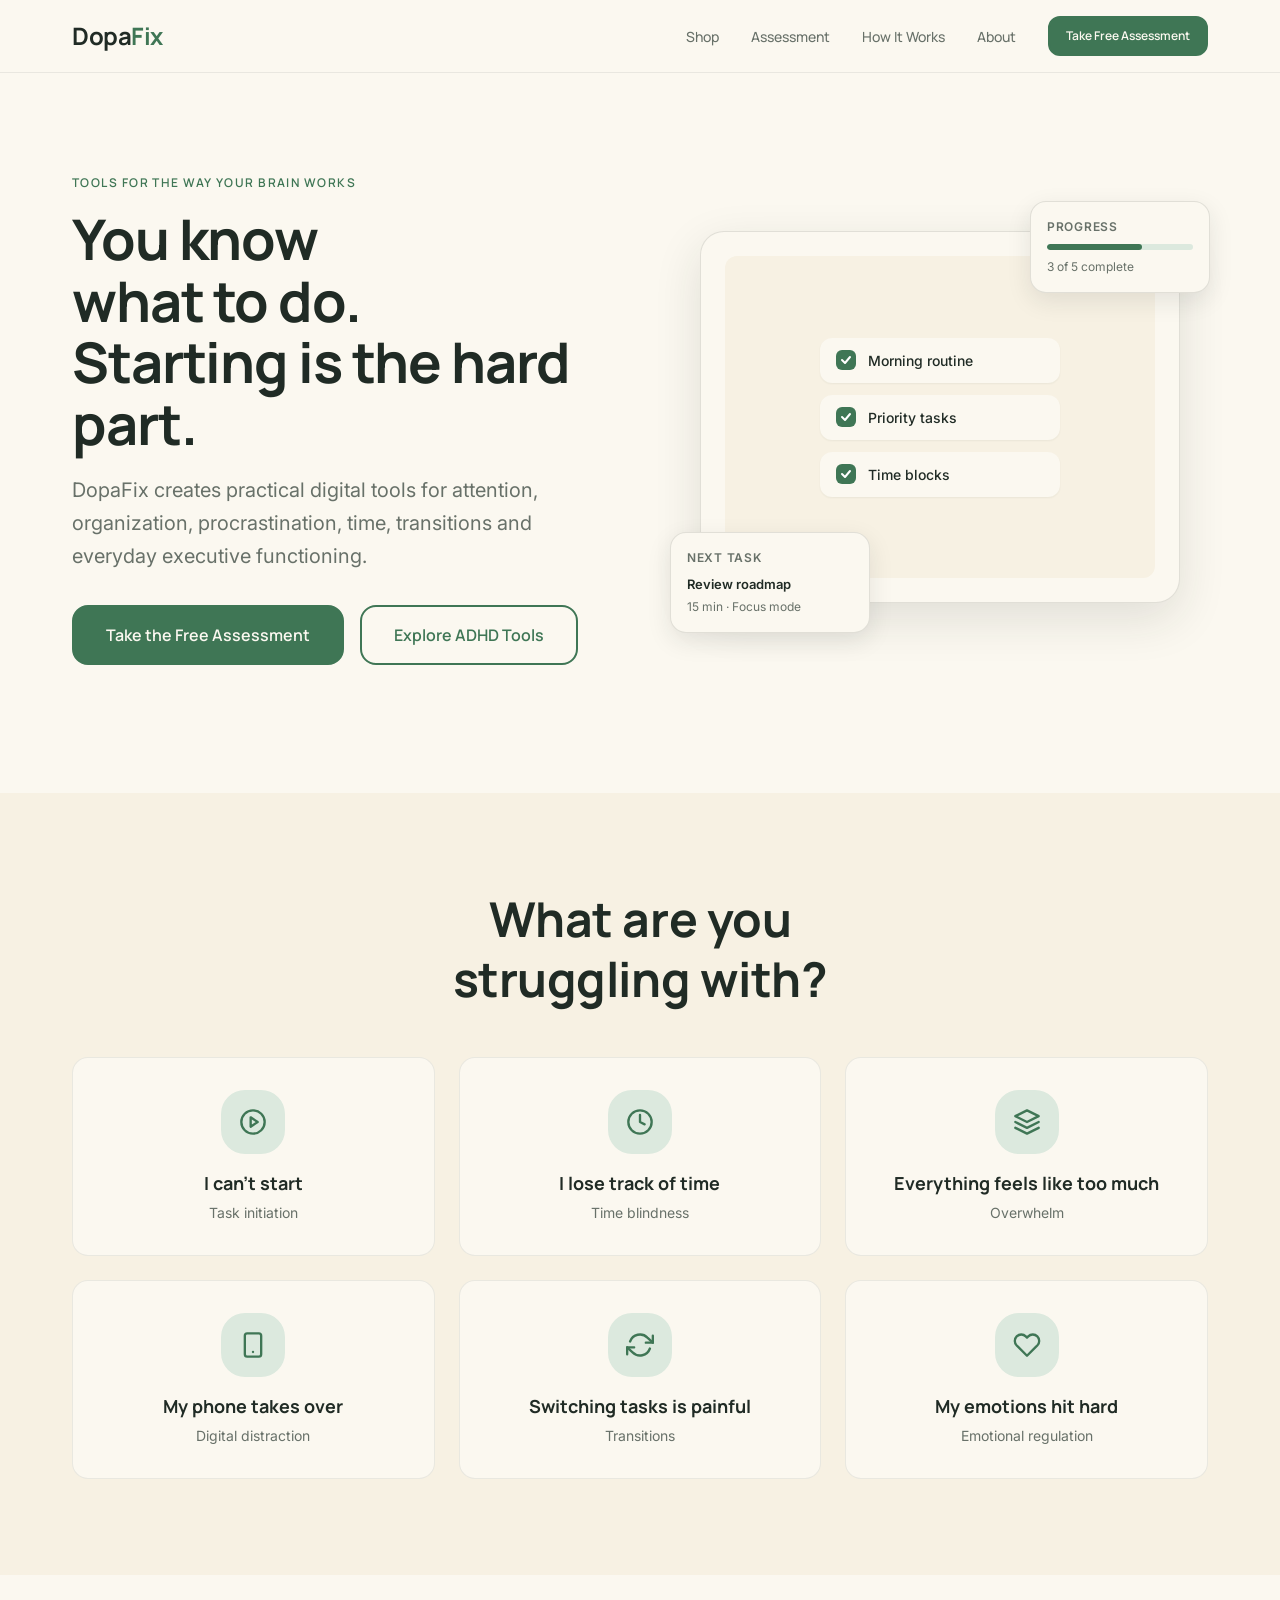
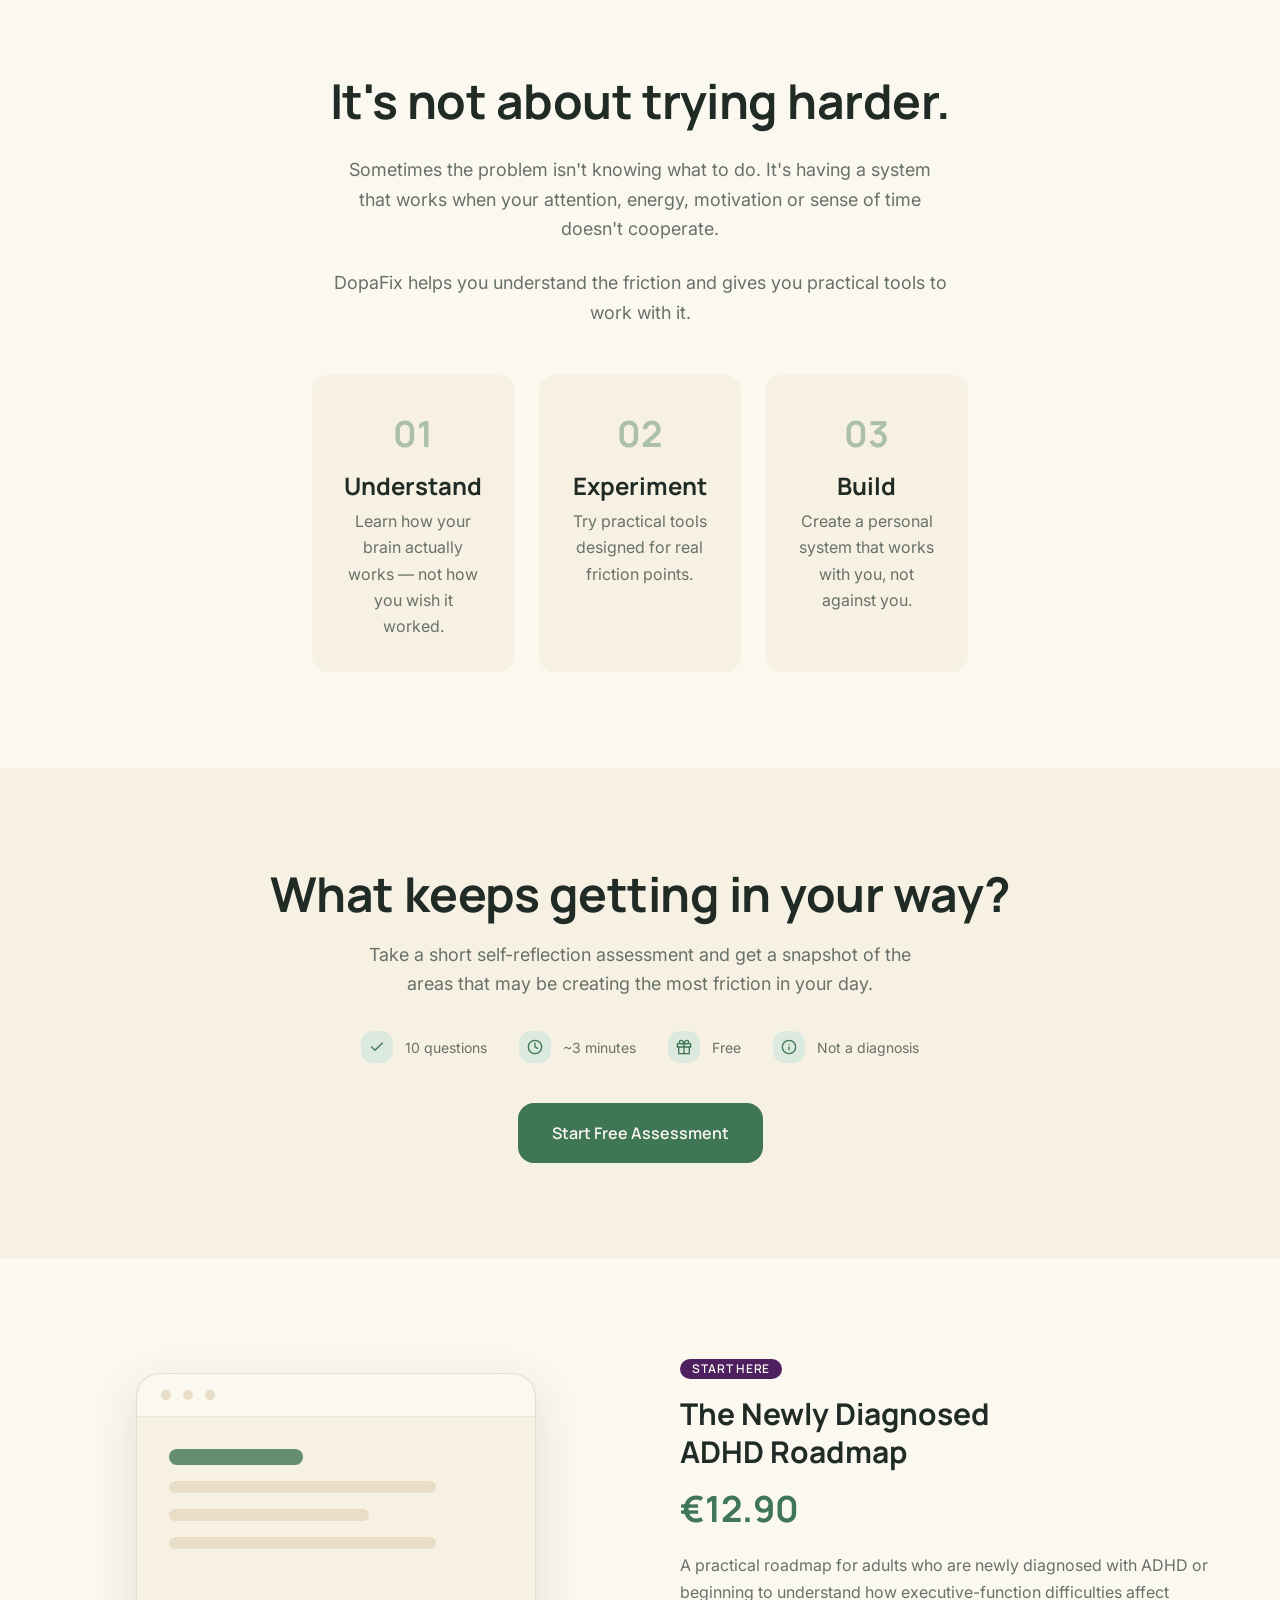
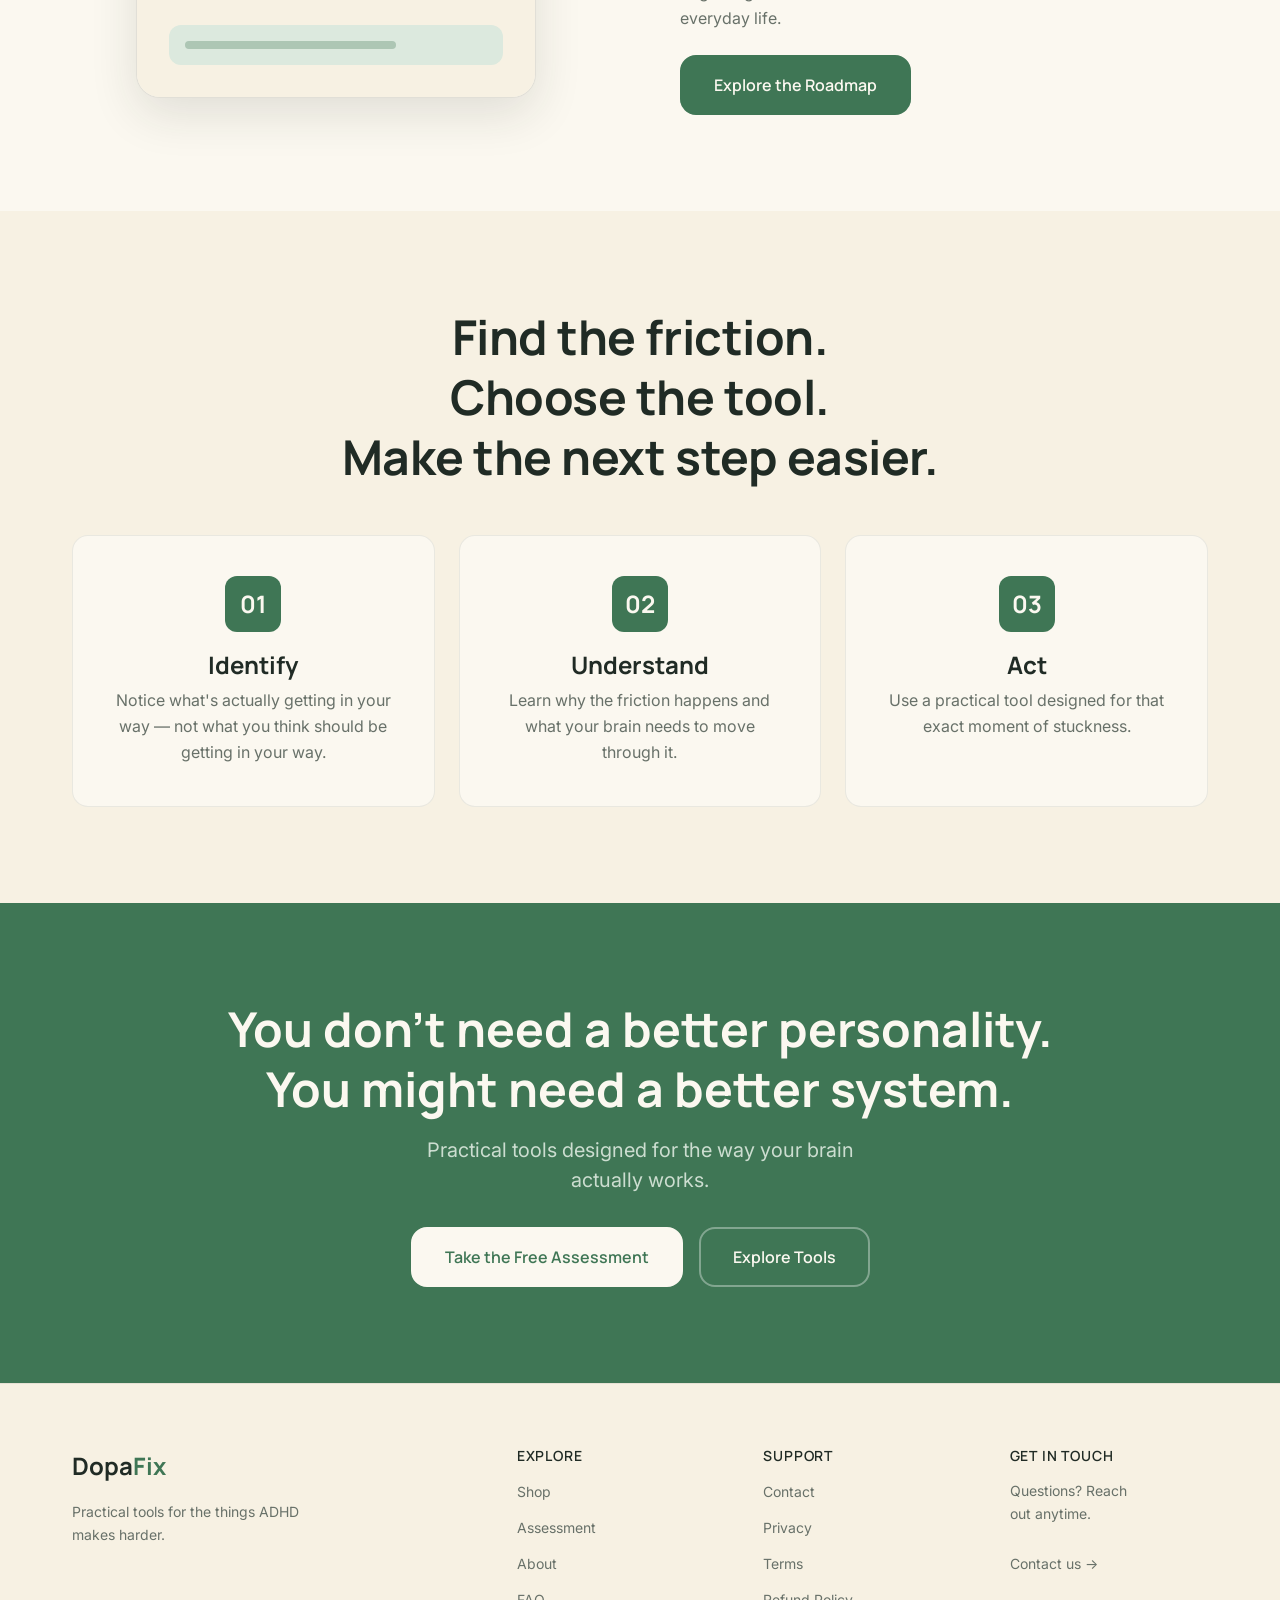
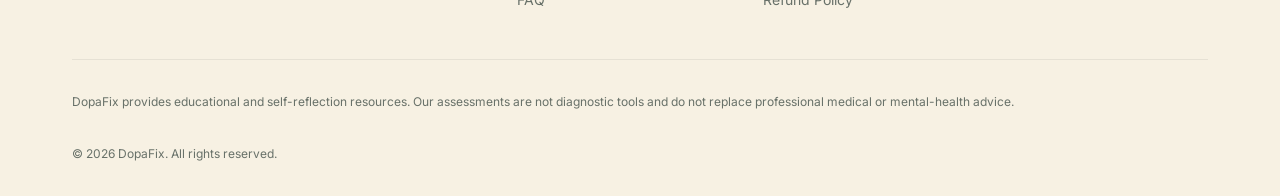
<file: index.html>
<!DOCTYPE html>
<html lang="en">
<head>
  <meta charset="UTF-8">
  <meta name="viewport" content="width=device-width, initial-scale=1.0">
  <title>DopaFix — Practical Tools for ADHD</title>
  <meta name="description" content="DopaFix creates practical digital tools for attention, organization, procrastination, time, transitions and everyday executive functioning.">
  <meta property="og:title" content="DopaFix — Practical Tools for ADHD">
  <meta property="og:description" content="Practical tools for the things ADHD makes harder.">
  <meta property="og:type" content="website">
  <link rel="preconnect" href="https://fonts.googleapis.com">
  <link rel="preconnect" href="https://fonts.gstatic.com" crossorigin>
  <link href="https://fonts.googleapis.com/css2?family=Inter:wght@400;500;600&family=Manrope:wght@500;600;700;800&display=swap" rel="stylesheet">
  <link rel="stylesheet" href="/assets/css/variables.css">
  <link rel="stylesheet" href="/assets/css/reset.css">
  <link rel="stylesheet" href="/assets/css/base.css">
  <link rel="stylesheet" href="/assets/css/components.css">
  <link rel="stylesheet" href="/assets/css/pages.css">
  <link rel="stylesheet" href="/assets/css/responsive.css">
  <style>
    .js-scroll-top { opacity:0; transform:translateY(20px); pointer-events:none; }
    .js-scroll-top.is-visible { opacity:1; transform:translateY(0); pointer-events:auto; }
  </style>
</head>
<body>

  <!-- Header -->
  <header class="site-header js-site-header">
    <div class="container">
      <div class="site-header__inner">
        <a href="/" class="site-logo" aria-label="DopaFix Home">Dopa<span>Fix</span></a>
        <nav class="site-nav" aria-label="Main">
          <a href="/shop/" class="site-nav__link">Shop</a>
          <a href="/assessment/" class="site-nav__link">Assessment</a>
          <a href="#how-it-works" class="site-nav__link">How It Works</a>
          <a href="/about/" class="site-nav__link">About</a>
          <a href="/assessment/" class="btn btn--primary btn--small">Take Free Assessment</a>
        </nav>
        <button class="mobile-menu-toggle js-menu-toggle" aria-label="Open menu" aria-expanded="false">
          <span class="mobile-menu-toggle__bar"></span>
        </button>
      </div>
    </div>
    <nav class="mobile-nav js-mobile-nav" aria-label="Mobile">
      <div class="mobile-nav__list">
        <a href="/shop/" class="mobile-nav__link">Shop</a>
        <a href="/assessment/" class="mobile-nav__link">Assessment</a>
        <a href="#how-it-works" class="mobile-nav__link">How It Works</a>
        <a href="/about/" class="mobile-nav__link">About</a>
        <a href="/assessment/" class="btn btn--primary btn--full mobile-nav__cta">Take Free Assessment</a>
      </div>
    </nav>
  </header>

  <main>

    <!-- Hero -->
    <section class="hero">
      <div class="container">
        <div class="hero__grid">
          <div class="hero__content">
            <span class="eyebrow">Tools for the way your brain works</span>
            <h1 class="hero__title">You know what to do.<br>Starting is the hard part.</h1>
            <p class="hero__desc">DopaFix creates practical digital tools for attention, organization, procrastination, time, transitions and everyday executive functioning.</p>
            <div class="btn-group">
              <a href="/assessment/" class="btn btn--primary btn--large">Take the Free Assessment</a>
              <a href="/shop/" class="btn btn--secondary btn--large">Explore ADHD Tools</a>
            </div>
          </div>
          <div class="hero__visual">
            <div class="hero__mockup-stack">
              <div class="hero__mockup">
                <div class="hero__mockup-screen">
                  <div class="hero__mockup-checklist">
                    <div class="hero__mockup-check">
                      <div class="hero__mockup-check-icon">
                        <svg width="12" height="12" viewBox="0 0 12 12" fill="none"><path d="M2 6L5 9L10 3" stroke="white" stroke-width="2" stroke-linecap="round" stroke-linejoin="round"/></svg>
                      </div>
                      <span class="hero__mockup-check-text">Morning routine</span>
                    </div>
                    <div class="hero__mockup-check">
                      <div class="hero__mockup-check-icon">
                        <svg width="12" height="12" viewBox="0 0 12 12" fill="none"><path d="M2 6L5 9L10 3" stroke="white" stroke-width="2" stroke-linecap="round" stroke-linejoin="round"/></svg>
                      </div>
                      <span class="hero__mockup-check-text">Priority tasks</span>
                    </div>
                    <div class="hero__mockup-check">
                      <div class="hero__mockup-check-icon">
                        <svg width="12" height="12" viewBox="0 0 12 12" fill="none"><path d="M2 6L5 9L10 3" stroke="white" stroke-width="2" stroke-linecap="round" stroke-linejoin="round"/></svg>
                      </div>
                      <span class="hero__mockup-check-text">Time blocks</span>
                    </div>
                  </div>
                </div>
              </div>
              <div class="hero__mockup-card hero__mockup-card--top">
                <div class="hero__mockup-card-label">Progress</div>
                <div class="hero__mockup-card-bar"><div class="hero__mockup-card-bar--fill" style="width:65%"></div></div>
                <div class="hero__mockup-card-text">3 of 5 complete</div>
              </div>
              <div class="hero__mockup-card hero__mockup-card--bottom">
                <div class="hero__mockup-card-label">Next task</div>
                <div style="font-size:13px;font-weight:600;color:var(--color-text);margin-bottom:4px;">Review roadmap</div>
                <div class="hero__mockup-card-text">15 min · Focus mode</div>
              </div>
            </div>
          </div>
        </div>
      </div>
    </section>

    <!-- Problems -->
    <section class="section section--warm problems-section" id="problems">
      <div class="container">
        <div class="text-center" style="max-width:600px;margin:0 auto var(--space-12);">
          <h2 class="heading-2">What are you struggling with?</h2>
        </div>
        <div class="problems__grid">
          <div class="problem-card">
            <div class="problem-card__icon">
              <svg width="28" height="28" viewBox="0 0 24 24" fill="none" stroke="currentColor" stroke-width="2" stroke-linecap="round" stroke-linejoin="round"><circle cx="12" cy="12" r="10"/><polygon points="10 8 16 12 10 16 10 8"/></svg>
            </div>
            <h3 class="problem-card__title">I can't start</h3>
            <p class="problem-card__desc">Task initiation</p>
          </div>
          <div class="problem-card">
            <div class="problem-card__icon">
              <svg width="28" height="28" viewBox="0 0 24 24" fill="none" stroke="currentColor" stroke-width="2" stroke-linecap="round" stroke-linejoin="round"><circle cx="12" cy="12" r="10"/><polyline points="12 6 12 12 16 14"/></svg>
            </div>
            <h3 class="problem-card__title">I lose track of time</h3>
            <p class="problem-card__desc">Time blindness</p>
          </div>
          <div class="problem-card">
            <div class="problem-card__icon">
              <svg width="28" height="28" viewBox="0 0 24 24" fill="none" stroke="currentColor" stroke-width="2" stroke-linecap="round" stroke-linejoin="round"><polygon points="12 2 2 7 12 12 22 7 12 2"/><polyline points="2 17 12 22 22 17"/><polyline points="2 12 12 17 22 12"/></svg>
            </div>
            <h3 class="problem-card__title">Everything feels like too much</h3>
            <p class="problem-card__desc">Overwhelm</p>
          </div>
          <div class="problem-card">
            <div class="problem-card__icon">
              <svg width="28" height="28" viewBox="0 0 24 24" fill="none" stroke="currentColor" stroke-width="2" stroke-linecap="round" stroke-linejoin="round"><rect x="5" y="2" width="14" height="20" rx="2" ry="2"/><line x1="12" y1="18" x2="12.01" y2="18"/></svg>
            </div>
            <h3 class="problem-card__title">My phone takes over</h3>
            <p class="problem-card__desc">Digital distraction</p>
          </div>
          <div class="problem-card">
            <div class="problem-card__icon">
              <svg width="28" height="28" viewBox="0 0 24 24" fill="none" stroke="currentColor" stroke-width="2" stroke-linecap="round" stroke-linejoin="round"><polyline points="23 4 23 10 17 10"/><polyline points="1 20 1 14 7 14"/><path d="M3.51 9a9 9 0 0114.85-3.36L23 10M1 14l4.64 4.36A9 9 0 0020.49 15"/></svg>
            </div>
            <h3 class="problem-card__title">Switching tasks is painful</h3>
            <p class="problem-card__desc">Transitions</p>
          </div>
          <div class="problem-card">
            <div class="problem-card__icon">
              <svg width="28" height="28" viewBox="0 0 24 24" fill="none" stroke="currentColor" stroke-width="2" stroke-linecap="round" stroke-linejoin="round"><path d="M20.84 4.61a5.5 5.5 0 00-7.78 0L12 5.67l-1.06-1.06a5.5 5.5 0 00-7.78 7.78l1.06 1.06L12 21.23l7.78-7.78 1.06-1.06a5.5 5.5 0 000-7.78z"/></svg>
            </div>
            <h3 class="problem-card__title">My emotions hit hard</h3>
            <p class="problem-card__desc">Emotional regulation</p>
          </div>
        </div>
      </div>
    </section>

    <!-- Philosophy -->
    <section class="section">
      <div class="container container--narrow text-center">
        <h2 class="heading-2">It's not about trying harder.</h2>
        <div class="stack-lg" style="margin-top:var(--space-6);">
          <p class="body-large">Sometimes the problem isn't knowing what to do. It's having a system that works when your attention, energy, motivation or sense of time doesn't cooperate.</p>
          <p class="body-large">DopaFix helps you understand the friction and gives you practical tools to work with it.</p>
        </div>
        <div class="philosophy__steps">
          <div class="philosophy__step">
            <div class="philosophy__step-number">01</div>
            <h3 class="philosophy__step-title">Understand</h3>
            <p class="philosophy__step-desc">Learn how your brain actually works — not how you wish it worked.</p>
          </div>
          <div class="philosophy__step">
            <div class="philosophy__step-number">02</div>
            <h3 class="philosophy__step-title">Experiment</h3>
            <p class="philosophy__step-desc">Try practical tools designed for real friction points.</p>
          </div>
          <div class="philosophy__step">
            <div class="philosophy__step-number">03</div>
            <h3 class="philosophy__step-title">Build</h3>
            <p class="philosophy__step-desc">Create a personal system that works with you, not against you.</p>
          </div>
        </div>
      </div>
    </section>

    <!-- Assessment CTA -->
    <section class="section section--warm">
      <div class="container text-center">
        <h2 class="heading-2">What keeps getting in your way?</h2>
        <p class="body-large" style="max-width:560px;margin:var(--space-4) auto 0;">Take a short self-reflection assessment and get a snapshot of the areas that may be creating the most friction in your day.</p>
        <div class="assessment-cta__stats">
          <div class="assessment-cta__stat">
            <div class="assessment-cta__stat-icon">
              <svg width="16" height="16" viewBox="0 0 24 24" fill="none" stroke="currentColor" stroke-width="2" stroke-linecap="round" stroke-linejoin="round"><polyline points="20 6 9 17 4 12"/></svg>
            </div>
            <span>10 questions</span>
          </div>
          <div class="assessment-cta__stat">
            <div class="assessment-cta__stat-icon">
              <svg width="16" height="16" viewBox="0 0 24 24" fill="none" stroke="currentColor" stroke-width="2" stroke-linecap="round" stroke-linejoin="round"><circle cx="12" cy="12" r="10"/><polyline points="12 6 12 12 16 14"/></svg>
            </div>
            <span>~3 minutes</span>
          </div>
          <div class="assessment-cta__stat">
            <div class="assessment-cta__stat-icon">
              <svg width="16" height="16" viewBox="0 0 24 24" fill="none" stroke="currentColor" stroke-width="2" stroke-linecap="round" stroke-linejoin="round"><polyline points="20 12 20 22 4 22 4 12"/><rect x="2" y="7" width="20" height="5"/><line x1="12" y1="22" x2="12" y2="7"/><path d="M12 7H7.5a2.5 2.5 0 010-5C11 2 12 7 12 7z"/><path d="M12 7h4.5a2.5 2.5 0 000-5C13 2 12 7 12 7z"/></svg>
            </div>
            <span>Free</span>
          </div>
          <div class="assessment-cta__stat">
            <div class="assessment-cta__stat-icon">
              <svg width="16" height="16" viewBox="0 0 24 24" fill="none" stroke="currentColor" stroke-width="2" stroke-linecap="round" stroke-linejoin="round"><circle cx="12" cy="12" r="10"/><line x1="12" y1="16" x2="12" y2="12"/><line x1="12" y1="8" x2="12.01" y2="8"/></svg>
            </div>
            <span>Not a diagnosis</span>
          </div>
        </div>
        <a href="/assessment/" class="btn btn--primary btn--large">Start Free Assessment</a>
      </div>
    </section>

    <!-- Product Spotlight -->
    <section class="section">
      <div class="container">
        <div class="product-spotlight__grid">
          <div class="product-spotlight__visual">
            <div class="product-spotlight__mockup">
              <div class="product-spotlight__mockup-header">
                <div class="product-spotlight__mockup-dot"></div>
                <div class="product-spotlight__mockup-dot"></div>
                <div class="product-spotlight__mockup-dot"></div>
              </div>
              <div class="product-spotlight__mockup-body">
                <div class="product-spotlight__mockup-line" style="width:40%;height:16px;background:var(--color-primary);opacity:0.8;"></div>
                <div class="product-spotlight__mockup-line product-spotlight__mockup-line--medium"></div>
                <div class="product-spotlight__mockup-line product-spotlight__mockup-line--short"></div>
                <div class="product-spotlight__mockup-line product-spotlight__mockup-line--medium"></div>
                <div style="margin-top:auto;padding:var(--space-4);background:var(--color-primary-light);border-radius:var(--radius-md);">
                  <div class="product-spotlight__mockup-line" style="width:70%;background:var(--color-primary);opacity:0.3;height:8px;"></div>
                </div>
              </div>
            </div>
          </div>
          <div class="product-spotlight__content">
            <span class="badge badge--accent">Start here</span>
            <h2 class="product-spotlight__title">The Newly Diagnosed ADHD Roadmap</h2>
            <div class="product-spotlight__price">€12.90</div>
            <p class="product-spotlight__desc">A practical roadmap for adults who are newly diagnosed with ADHD or beginning to understand how executive-function difficulties affect everyday life.</p>
            <div class="btn-group">
              <a href="/product/" class="btn btn--primary btn--large">Explore the Roadmap</a>
            </div>
          </div>
        </div>
      </div>
    </section>

    <!-- How It Works -->
    <section class="section section--warm" id="how-it-works">
      <div class="container text-center">
        <h2 class="heading-2">Find the friction.<br>Choose the tool.<br>Make the next step easier.</h2>
        <div class="how-it-works__stages">
          <div class="how-it-works__stage">
            <div class="how-it-works__stage-number">01</div>
            <h3 class="how-it-works__stage-title">Identify</h3>
            <p class="how-it-works__stage-desc">Notice what's actually getting in your way — not what you think should be getting in your way.</p>
          </div>
          <div class="how-it-works__stage">
            <div class="how-it-works__stage-number">02</div>
            <h3 class="how-it-works__stage-title">Understand</h3>
            <p class="how-it-works__stage-desc">Learn why the friction happens and what your brain needs to move through it.</p>
          </div>
          <div class="how-it-works__stage">
            <div class="how-it-works__stage-number">03</div>
            <h3 class="how-it-works__stage-title">Act</h3>
            <p class="how-it-works__stage-desc">Use a practical tool designed for that exact moment of stuckness.</p>
          </div>
        </div>
      </div>
    </section>

    <!-- Final CTA -->
    <section class="section section--green final-cta">
      <div class="container">
        <h2 class="final-cta__title">You don't need a better personality.<br>You might need a better system.</h2>
        <p class="final-cta__desc">Practical tools designed for the way your brain actually works.</p>
        <div class="btn-group btn-group--center">
          <a href="/assessment/" class="btn btn--large" style="background:var(--color-text-inverse);color:var(--color-primary);border-color:var(--color-text-inverse);">Take the Free Assessment</a>
          <a href="/shop/" class="btn btn--large" style="background:transparent;color:var(--color-text-inverse);border-color:rgba(255,255,255,0.35);">Explore Tools</a>
        </div>
      </div>
    </section>

  </main>

  <!-- Footer -->
  <footer class="site-footer">
    <div class="container">
      <div class="site-footer__grid">
        <div class="site-footer__brand">
          <div class="site-footer__logo">Dopa<span>Fix</span></div>
          <p class="site-footer__tagline">Practical tools for the things ADHD makes harder.</p>
        </div>
        <div>
          <h3 class="site-footer__heading">Explore</h3>
          <ul class="site-footer__links">
            <li><a href="/shop/" class="site-footer__link">Shop</a></li>
            <li><a href="/assessment/" class="site-footer__link">Assessment</a></li>
            <li><a href="/about/" class="site-footer__link">About</a></li>
            <li><a href="/faq/" class="site-footer__link">FAQ</a></li>
          </ul>
        </div>
        <div>
          <h3 class="site-footer__heading">Support</h3>
          <ul class="site-footer__links">
            <li><a href="/contact/" class="site-footer__link">Contact</a></li>
            <li><a href="/privacy/" class="site-footer__link">Privacy</a></li>
            <li><a href="/terms/" class="site-footer__link">Terms</a></li>
            <li><a href="/refund/" class="site-footer__link">Refund Policy</a></li>
          </ul>
        </div>
        <div>
          <h3 class="site-footer__heading">Get in touch</h3>
          <p class="site-footer__tagline" style="margin-top:var(--space-3);">Questions? Reach out anytime.</p>
          <a href="/contact/" class="site-footer__link" style="margin-top:var(--space-3);display:inline-block;">Contact us →</a>
        </div>
      </div>
      <div class="site-footer__bottom">
        <p class="site-footer__legal">
          DopaFix provides educational and self-reflection resources. Our assessments are not diagnostic tools and do not replace professional medical or mental-health advice.
        </p>
        <p class="site-footer__legal">© 2026 DopaFix. All rights reserved.</p>
      </div>
    </div>
  </footer>

  <!-- Scroll to top -->
  <button class="js-scroll-top" aria-label="Scroll to top" aria-hidden="true" style="position:fixed;bottom:24px;right:24px;width:48px;height:48px;border-radius:50%;background:var(--color-primary);color:var(--color-text-inverse);border:none;box-shadow:var(--shadow-lg);cursor:pointer;transition:all var(--transition-base);z-index:var(--z-sticky);display:flex;align-items:center;justify-content:center;">
    <svg width="20" height="20" viewBox="0 0 24 24" fill="none" stroke="currentColor" stroke-width="2.5" stroke-linecap="round" stroke-linejoin="round"><path d="M18 15l-6-6-6 6"/></svg>
  </button>

  <script src="/assets/js/app.js"></script>
  <script src="/assets/js/navigation.js"></script>
</body>
</html>
</file>
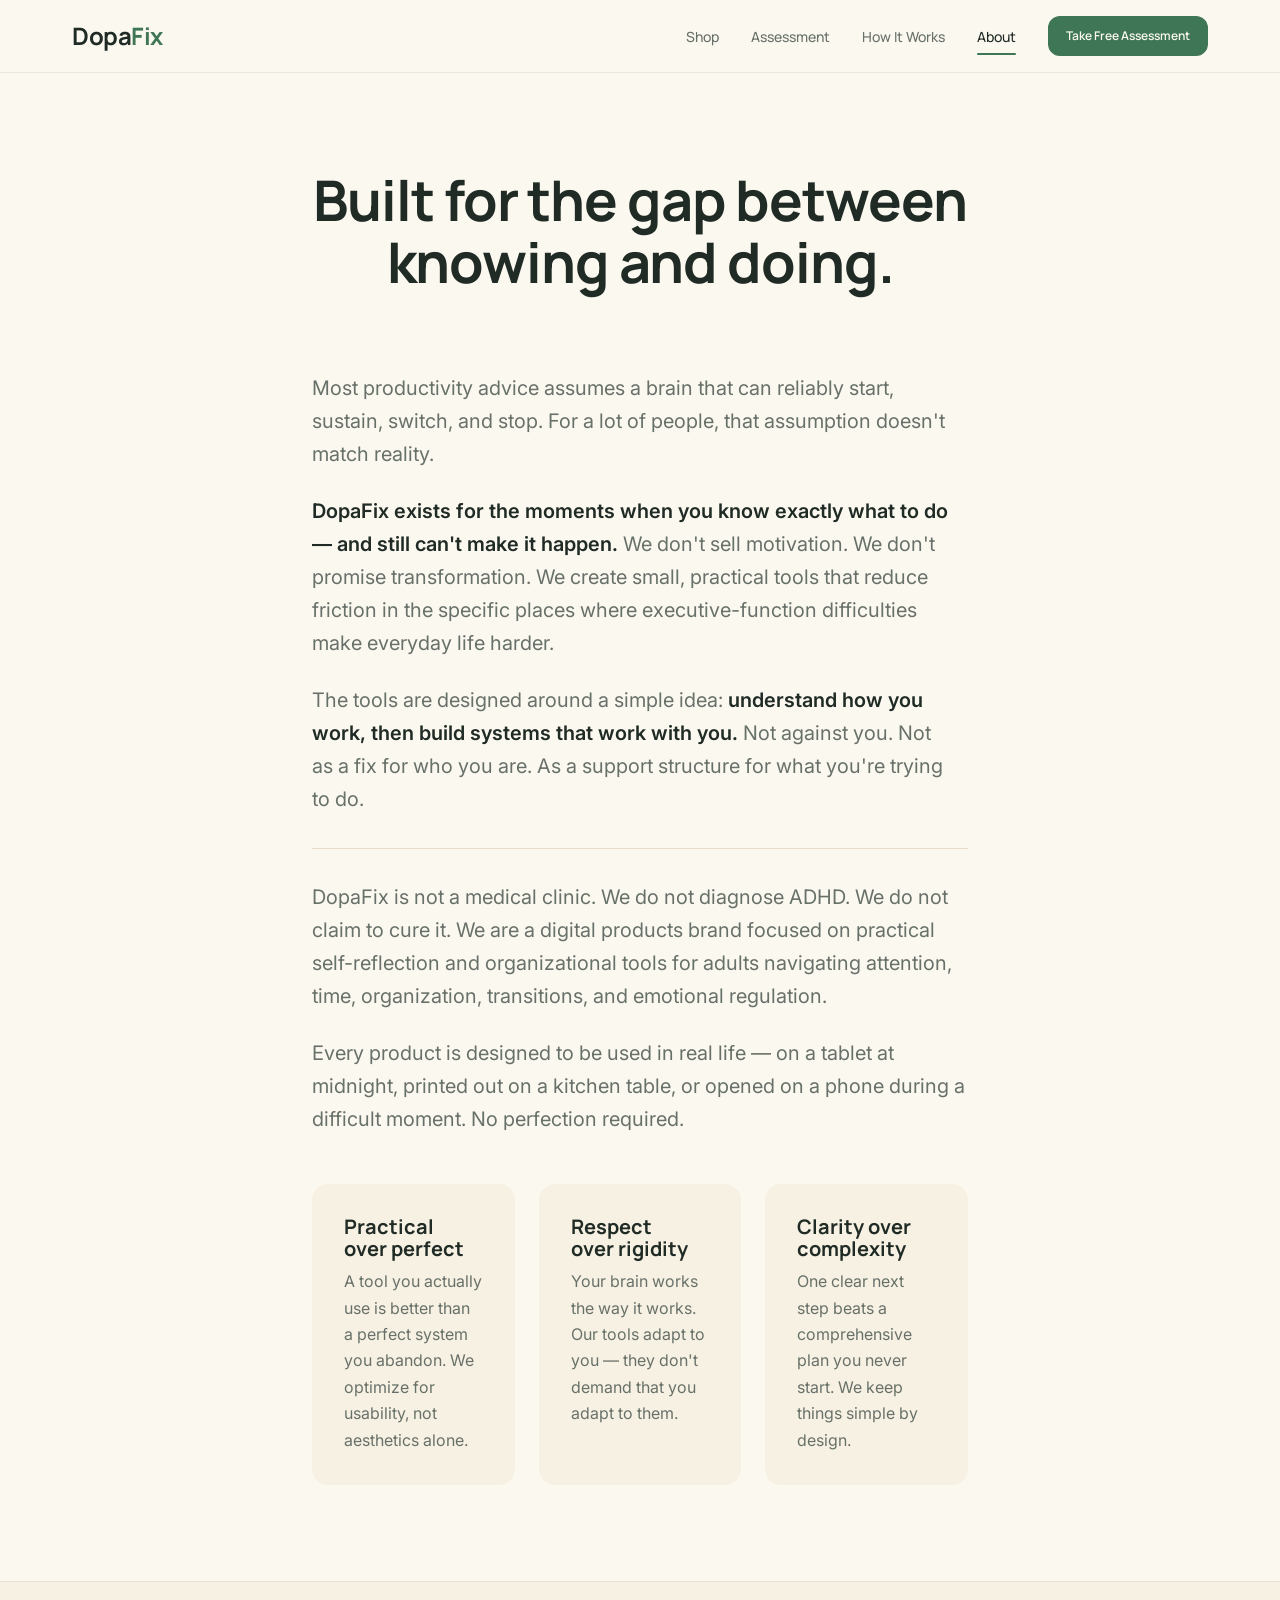
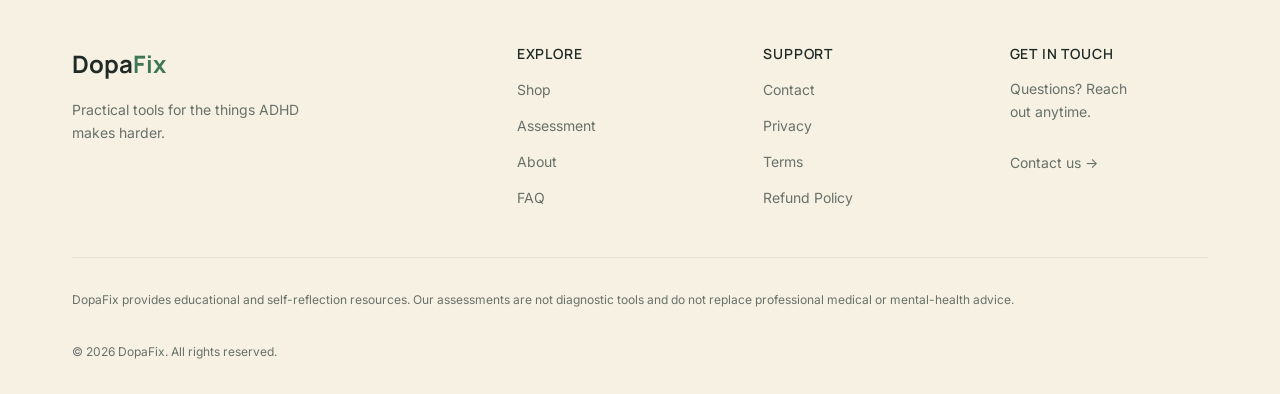
<file: about/index.html>
<!DOCTYPE html>
<html lang="en">
<head>
  <meta charset="UTF-8">
  <meta name="viewport" content="width=device-width, initial-scale=1.0">
  <title>About — DopaFix</title>
  <meta name="description" content="DopaFix focuses on practical tools for the gap between knowing and doing.">
  <meta property="og:title" content="About — DopaFix">
  <meta property="og:description" content="Built for the gap between knowing and doing.">
  <meta property="og:type" content="website">
  <link rel="preconnect" href="https://fonts.googleapis.com">
  <link rel="preconnect" href="https://fonts.gstatic.com" crossorigin>
  <link href="https://fonts.googleapis.com/css2?family=Inter:wght@400;500;600&family=Manrope:wght@500;600;700;800&display=swap" rel="stylesheet">
  <link rel="stylesheet" href="/assets/css/variables.css">
  <link rel="stylesheet" href="/assets/css/reset.css">
  <link rel="stylesheet" href="/assets/css/base.css">
  <link rel="stylesheet" href="/assets/css/components.css">
  <link rel="stylesheet" href="/assets/css/pages.css">
  <link rel="stylesheet" href="/assets/css/responsive.css">
  <style>
    .js-scroll-top { opacity:0; transform:translateY(20px); pointer-events:none; transition:all var(--transition-base); }
    .js-scroll-top.is-visible { opacity:1; transform:translateY(0); pointer-events:auto; }
  </style>
</head>
<body>

  <!-- Header -->
  <header class="site-header js-site-header">
    <div class="container">
      <div class="site-header__inner">
        <a href="/" class="site-logo" aria-label="DopaFix Home">Dopa<span>Fix</span></a>
        <nav class="site-nav" aria-label="Main">
          <a href="/shop/" class="site-nav__link">Shop</a>
          <a href="/assessment/" class="site-nav__link">Assessment</a>
          <a href="/#how-it-works" class="site-nav__link">How It Works</a>
          <a href="/about/" class="site-nav__link is-active">About</a>
          <a href="/assessment/" class="btn btn--primary btn--small">Take Free Assessment</a>
        </nav>
        <button class="mobile-menu-toggle js-menu-toggle" aria-label="Open menu" aria-expanded="false">
          <span class="mobile-menu-toggle__bar"></span>
        </button>
      </div>
    </div>
    <nav class="mobile-nav js-mobile-nav" aria-label="Mobile">
      <div class="mobile-nav__list">
        <a href="/shop/" class="mobile-nav__link">Shop</a>
        <a href="/assessment/" class="mobile-nav__link">Assessment</a>
        <a href="/#how-it-works" class="mobile-nav__link">How It Works</a>
        <a href="/about/" class="mobile-nav__link is-active">About</a>
        <a href="/assessment/" class="btn btn--primary btn--full mobile-nav__cta">Take Free Assessment</a>
      </div>
    </nav>
  </header>

  <main>

    <!-- Page Header -->
    <header class="page-header">
      <div class="container">
        <h1 class="page-header__title">Built for the gap between knowing and doing.</h1>
      </div>
    </header>

    <!-- About Content -->
    <section class="section section--tight" style="padding-top:0;">
      <div class="container container--narrow about__content">

        <p class="about__text">Most productivity advice assumes a brain that can reliably start, sustain, switch, and stop. For a lot of people, that assumption doesn't match reality.</p>

        <p class="about__text"><strong>DopaFix exists for the moments when you know exactly what to do — and still can't make it happen.</strong> We don't sell motivation. We don't promise transformation. We create small, practical tools that reduce friction in the specific places where executive-function difficulties make everyday life harder.</p>

        <p class="about__text">The tools are designed around a simple idea: <strong>understand how you work, then build systems that work with you.</strong> Not against you. Not as a fix for who you are. As a support structure for what you're trying to do.</p>

        <hr>

        <p class="about__text">DopaFix is not a medical clinic. We do not diagnose ADHD. We do not claim to cure it. We are a digital products brand focused on practical self-reflection and organizational tools for adults navigating attention, time, organization, transitions, and emotional regulation.</p>

        <p class="about__text">Every product is designed to be used in real life — on a tablet at midnight, printed out on a kitchen table, or opened on a phone during a difficult moment. No perfection required.</p>

        <div class="about__values">
          <div class="about__value">
            <h3 class="about__value-title">Practical over perfect</h3>
            <p class="about__value-desc">A tool you actually use is better than a perfect system you abandon. We optimize for usability, not aesthetics alone.</p>
          </div>
          <div class="about__value">
            <h3 class="about__value-title">Respect over rigidity</h3>
            <p class="about__value-desc">Your brain works the way it works. Our tools adapt to you — they don't demand that you adapt to them.</p>
          </div>
          <div class="about__value">
            <h3 class="about__value-title">Clarity over complexity</h3>
            <p class="about__value-desc">One clear next step beats a comprehensive plan you never start. We keep things simple by design.</p>
          </div>
        </div>

      </div>
    </section>

  </main>

  <!-- Footer -->
  <footer class="site-footer">
    <div class="container">
      <div class="site-footer__grid">
        <div class="site-footer__brand">
          <div class="site-footer__logo">Dopa<span>Fix</span></div>
          <p class="site-footer__tagline">Practical tools for the things ADHD makes harder.</p>
        </div>
        <div>
          <h3 class="site-footer__heading">Explore</h3>
          <ul class="site-footer__links">
            <li><a href="/shop/" class="site-footer__link">Shop</a></li>
            <li><a href="/assessment/" class="site-footer__link">Assessment</a></li>
            <li><a href="/about/" class="site-footer__link">About</a></li>
            <li><a href="/faq/" class="site-footer__link">FAQ</a></li>
          </ul>
        </div>
        <div>
          <h3 class="site-footer__heading">Support</h3>
          <ul class="site-footer__links">
            <li><a href="/contact/" class="site-footer__link">Contact</a></li>
            <li><a href="/privacy/" class="site-footer__link">Privacy</a></li>
            <li><a href="/terms/" class="site-footer__link">Terms</a></li>
            <li><a href="/refund/" class="site-footer__link">Refund Policy</a></li>
          </ul>
        </div>
        <div>
          <h3 class="site-footer__heading">Get in touch</h3>
          <p class="site-footer__tagline" style="margin-top:var(--space-3);">Questions? Reach out anytime.</p>
          <a href="/contact/" class="site-footer__link" style="margin-top:var(--space-3);display:inline-block;">Contact us →</a>
        </div>
      </div>
      <div class="site-footer__bottom">
        <p class="site-footer__legal">
          DopaFix provides educational and self-reflection resources. Our assessments are not diagnostic tools and do not replace professional medical or mental-health advice.
        </p>
        <p class="site-footer__legal">© 2026 DopaFix. All rights reserved.</p>
      </div>
    </div>
  </footer>

  <!-- Scroll to top -->
  <button class="js-scroll-top" aria-label="Scroll to top" aria-hidden="true" style="position:fixed;bottom:24px;right:24px;width:48px;height:48px;border-radius:50%;background:var(--color-primary);color:var(--color-text-inverse);border:none;box-shadow:var(--shadow-lg);cursor:pointer;z-index:var(--z-sticky);display:flex;align-items:center;justify-content:center;">
    <svg width="20" height="20" viewBox="0 0 24 24" fill="none" stroke="currentColor" stroke-width="2.5" stroke-linecap="round" stroke-linejoin="round"><path d="M18 15l-6-6-6 6"/></svg>
  </button>

  <script src="/assets/js/app.js"></script>
  <script src="/assets/js/navigation.js"></script>
</body>
</html>
</file>
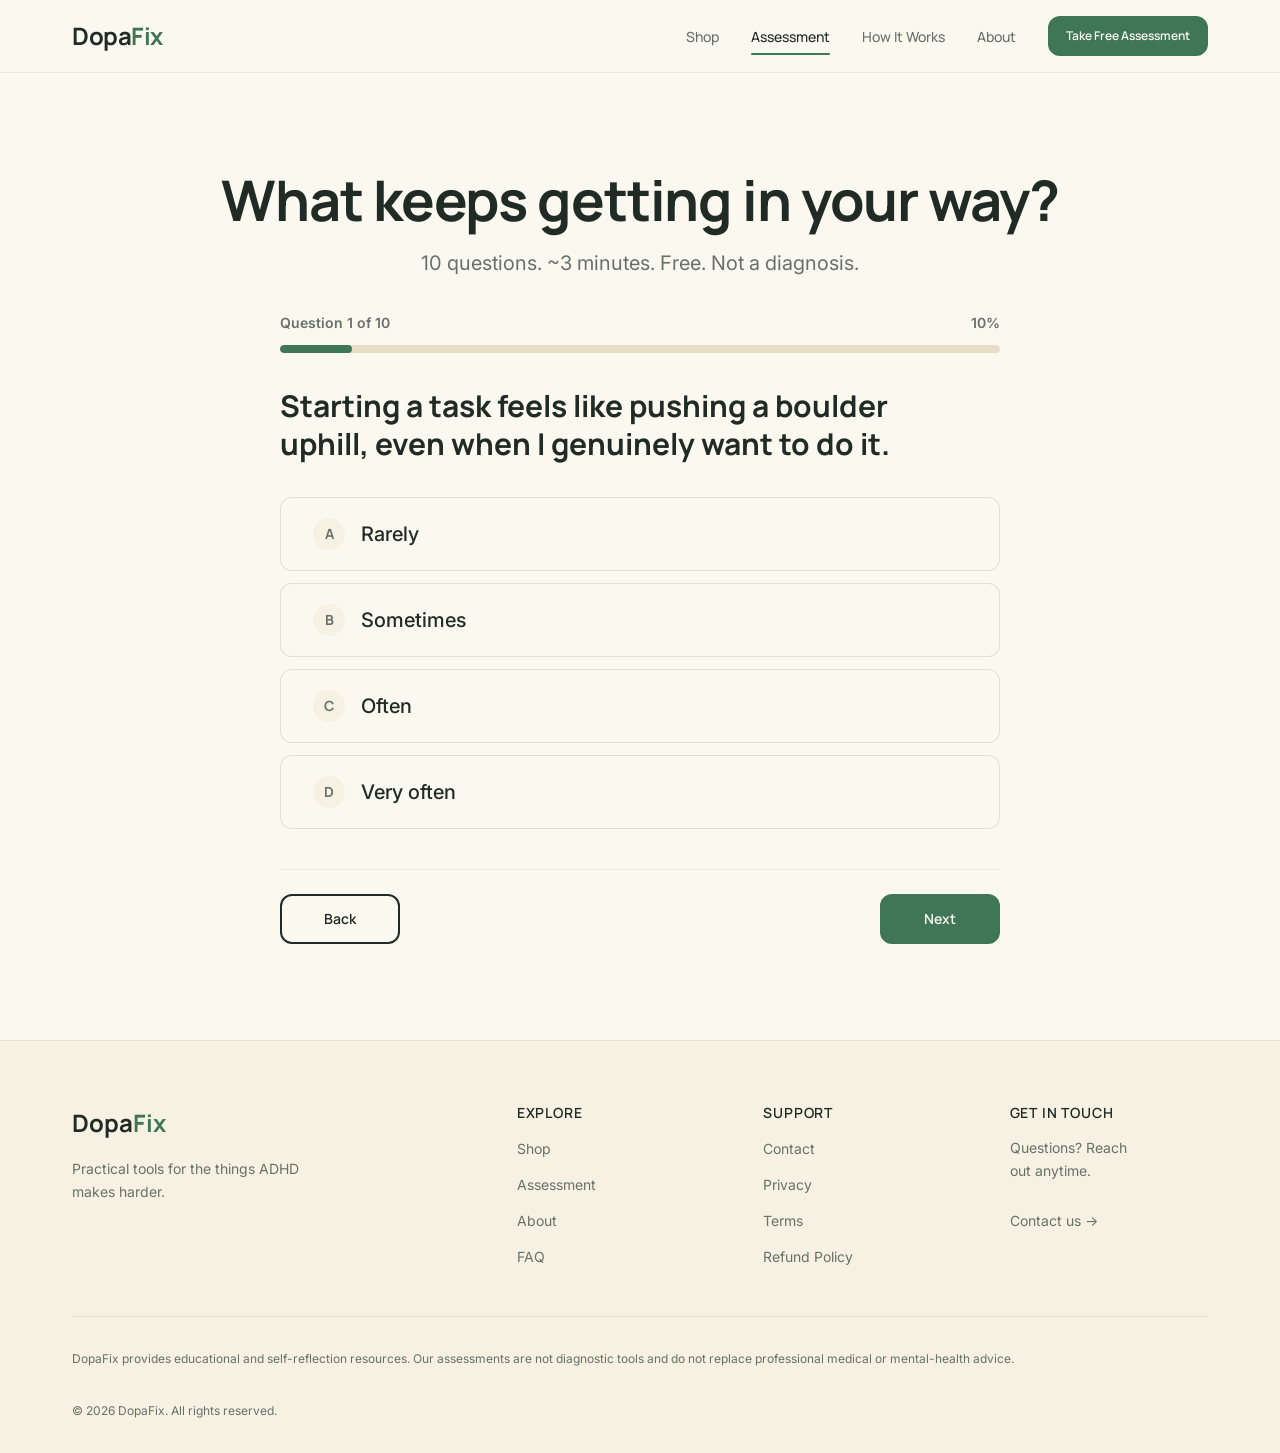
<file: assessment/index.html>
<!DOCTYPE html>
<html lang="en">
<head>
  <meta charset="UTF-8">
  <meta name="viewport" content="width=device-width, initial-scale=1.0">
  <title>Free Assessment — DopaFix</title>
  <meta name="description" content="Take a short self-reflection assessment and get a snapshot of the areas that may be creating the most friction in your day.">
  <meta property="og:title" content="Free Assessment — DopaFix">
  <meta property="og:description" content="10 questions. ~3 minutes. Not a diagnosis.">
  <meta property="og:type" content="website">
  <link rel="preconnect" href="https://fonts.googleapis.com">
  <link rel="preconnect" href="https://fonts.gstatic.com" crossorigin>
  <link href="https://fonts.googleapis.com/css2?family=Inter:wght@400;500;600&family=Manrope:wght@500;600;700;800&display=swap" rel="stylesheet">
  <link rel="stylesheet" href="/assets/css/variables.css">
  <link rel="stylesheet" href="/assets/css/reset.css">
  <link rel="stylesheet" href="/assets/css/base.css">
  <link rel="stylesheet" href="/assets/css/components.css">
  <link rel="stylesheet" href="/assets/css/pages.css">
  <link rel="stylesheet" href="/assets/css/responsive.css">
  <style>
    .js-scroll-top { opacity:0; transform:translateY(20px); pointer-events:none; transition:all var(--transition-base); }
    .js-scroll-top.is-visible { opacity:1; transform:translateY(0); pointer-events:auto; }
  </style>
</head>
<body>

  <!-- Header -->
  <header class="site-header js-site-header">
    <div class="container">
      <div class="site-header__inner">
        <a href="/" class="site-logo" aria-label="DopaFix Home">Dopa<span>Fix</span></a>
        <nav class="site-nav" aria-label="Main">
          <a href="/shop/" class="site-nav__link">Shop</a>
          <a href="/assessment/" class="site-nav__link is-active">Assessment</a>
          <a href="/#how-it-works" class="site-nav__link">How It Works</a>
          <a href="/about/" class="site-nav__link">About</a>
          <a href="/assessment/" class="btn btn--primary btn--small">Take Free Assessment</a>
        </nav>
        <button class="mobile-menu-toggle js-menu-toggle" aria-label="Open menu" aria-expanded="false">
          <span class="mobile-menu-toggle__bar"></span>
        </button>
      </div>
    </div>
    <nav class="mobile-nav js-mobile-nav" aria-label="Mobile">
      <div class="mobile-nav__list">
        <a href="/shop/" class="mobile-nav__link">Shop</a>
        <a href="/assessment/" class="mobile-nav__link is-active">Assessment</a>
        <a href="/#how-it-works" class="mobile-nav__link">How It Works</a>
        <a href="/about/" class="mobile-nav__link">About</a>
        <a href="/assessment/" class="btn btn--primary btn--full mobile-nav__cta">Take Free Assessment</a>
      </div>
    </nav>
  </header>

  <main>

    <!-- Page Header -->
    <header class="page-header" style="padding-bottom:var(--space-8);">
      <div class="container">
        <h1 class="page-header__title">What keeps getting in your way?</h1>
        <p class="page-header__desc">10 questions. ~3 minutes. Free. Not a diagnosis.</p>
      </div>
    </header>

    <!-- Assessment -->
    <section class="section section--tight" style="padding-top:0;">
      <div class="container">
        <div class="assessment__container">

          <!-- Progress -->
          <div class="assessment__progress">
            <div class="assessment__progress-header">
              <span class="assessment__progress-label js-progress-label">Question 1 of 10</span>
              <span class="assessment__progress-label js-progress-percent">10%</span>
            </div>
            <div class="progress-bar">
              <div class="progress-bar__fill js-progress-fill" style="width:10%"></div>
            </div>
          </div>

          <!-- Question -->
          <div class="assessment__question">
            <h2 class="assessment__question-text js-question-text">Loading...</h2>
            <div class="assessment__options js-options">
              <!-- Options injected by JS -->
            </div>
          </div>

          <!-- Navigation -->
          <div class="assessment__nav">
            <button class="btn btn--ghost assessment__nav-btn js-back-btn" type="button" disabled>Back</button>
            <button class="btn btn--primary assessment__nav-btn js-next-btn" type="button" disabled>Next</button>
          </div>

        </div>
      </div>
    </section>

  </main>

  <!-- Footer -->
  <footer class="site-footer">
    <div class="container">
      <div class="site-footer__grid">
        <div class="site-footer__brand">
          <div class="site-footer__logo">Dopa<span>Fix</span></div>
          <p class="site-footer__tagline">Practical tools for the things ADHD makes harder.</p>
        </div>
        <div>
          <h3 class="site-footer__heading">Explore</h3>
          <ul class="site-footer__links">
            <li><a href="/shop/" class="site-footer__link">Shop</a></li>
            <li><a href="/assessment/" class="site-footer__link">Assessment</a></li>
            <li><a href="/about/" class="site-footer__link">About</a></li>
            <li><a href="/faq/" class="site-footer__link">FAQ</a></li>
          </ul>
        </div>
        <div>
          <h3 class="site-footer__heading">Support</h3>
          <ul class="site-footer__links">
            <li><a href="/contact/" class="site-footer__link">Contact</a></li>
            <li><a href="/privacy/" class="site-footer__link">Privacy</a></li>
            <li><a href="/terms/" class="site-footer__link">Terms</a></li>
            <li><a href="/refund/" class="site-footer__link">Refund Policy</a></li>
          </ul>
        </div>
        <div>
          <h3 class="site-footer__heading">Get in touch</h3>
          <p class="site-footer__tagline" style="margin-top:var(--space-3);">Questions? Reach out anytime.</p>
          <a href="/contact/" class="site-footer__link" style="margin-top:var(--space-3);display:inline-block;">Contact us →</a>
        </div>
      </div>
      <div class="site-footer__bottom">
        <p class="site-footer__legal">
          DopaFix provides educational and self-reflection resources. Our assessments are not diagnostic tools and do not replace professional medical or mental-health advice.
        </p>
        <p class="site-footer__legal">© 2026 DopaFix. All rights reserved.</p>
      </div>
    </div>
  </footer>

  <script src="/assets/js/app.js"></script>
  <script src="/assets/js/navigation.js"></script>
  <script>
    (function () {
      'use strict';

      var questions = [
        {
          text: 'Starting a task feels like pushing a boulder uphill, even when I genuinely want to do it.',
          category: 'task-initiation'
        },
        {
          text: 'I lose track of time and suddenly realize hours have passed without me noticing.',
          category: 'time'
        },
        {
          text: 'I start tasks but struggle to stay with them until they are finished.',
          category: 'attention'
        },
        {
          text: 'My physical or digital spaces are disorganized in a way that slows me down every day.',
          category: 'organization'
        },
        {
          text: 'I pick up my phone or open a browser tab without thinking, even during important tasks.',
          category: 'distraction'
        },
        {
          text: 'Moving from one activity to another feels uncomfortable, draining, or I avoid it.',
          category: 'transitions'
        },
        {
          text: 'Small frustrations can escalate into big emotional reactions faster than I would like.',
          category: 'emotional-regulation'
        },
        {
          text: 'I wait until the last minute — or until someone is waiting — before I start something.',
          category: 'task-initiation'
        },
        {
          text: 'I underestimate how long things take, even tasks I have done many times before.',
          category: 'time'
        },
        {
          text: 'I feel overwhelmed by the number of things I need to do, even when the list is not that long.',
          category: 'organization'
        }
      ];

      var options = [
        { label: 'Rarely', value: 1 },
        { label: 'Sometimes', value: 2 },
        { label: 'Often', value: 3 },
        { label: 'Very often', value: 4 }
      ];

      var current = 0;
      var answers = new Array(questions.length).fill(null);

      var questionText = document.querySelector('.js-question-text');
      var optionsContainer = document.querySelector('.js-options');
      var progressLabel = document.querySelector('.js-progress-label');
      var progressPercent = document.querySelector('.js-progress-percent');
      var progressFill = document.querySelector('.js-progress-fill');
      var backBtn = document.querySelector('.js-back-btn');
      var nextBtn = document.querySelector('.js-next-btn');

      function render() {
        var q = questions[current];
        questionText.textContent = q.text;

        // Progress
        var pct = Math.round(((current + 1) / questions.length) * 100);
        progressLabel.textContent = 'Question ' + (current + 1) + ' of ' + questions.length;
        progressPercent.textContent = pct + '%';
        progressFill.style.width = pct + '%';

        // Options
        optionsContainer.innerHTML = '';
        options.forEach(function (opt, idx) {
          var btn = document.createElement('button');
          btn.className = 'assessment__option';
          btn.type = 'button';
          btn.setAttribute('data-value', opt.value);
          if (answers[current] === opt.value) {
            btn.classList.add('is-selected');
          }

          var letter = document.createElement('span');
          letter.className = 'assessment__option-letter';
          letter.textContent = String.fromCharCode(65 + idx);

          var text = document.createElement('span');
          text.textContent = opt.label;

          btn.appendChild(letter);
          btn.appendChild(text);

          btn.addEventListener('click', function () {
            answers[current] = opt.value;
            render();
            nextBtn.disabled = false;
            nextBtn.textContent = current === questions.length - 1 ? 'Finish' : 'Next';
          });

          optionsContainer.appendChild(btn);
        });

        // Buttons
        backBtn.disabled = current === 0;
        if (answers[current] === null) {
          nextBtn.disabled = true;
          nextBtn.textContent = current === questions.length - 1 ? 'Finish' : 'Next';
        } else {
          nextBtn.disabled = false;
          nextBtn.textContent = current === questions.length - 1 ? 'Finish' : 'Next';
        }
      }

      function finish() {
        // Calculate scores per category
        var scores = {};
        questions.forEach(function (q, idx) {
          var cat = q.category;
          if (!scores[cat]) scores[cat] = 0;
          scores[cat] += answers[idx];
        });

        // Find highest
        var topCategory = '';
        var topScore = -1;
        for (var cat in scores) {
          if (scores[cat] > topScore) {
            topScore = scores[cat];
            topCategory = cat;
          }
        }

        // Save to localStorage
        var result = {
          topCategory: topCategory,
          scores: scores,
          answers: answers,
          date: new Date().toISOString()
        };
        localStorage.setItem('dopafix_assessment_result', JSON.stringify(result));

        // Redirect
        window.location.href = '/results/';
      }

      backBtn.addEventListener('click', function () {
        if (current > 0) {
          current--;
          render();
        }
      });

      nextBtn.addEventListener('click', function () {
        if (answers[current] === null) return;
        if (current < questions.length - 1) {
          current++;
          render();
        } else {
          finish();
        }
      });

      // Keyboard: 1-4 to select option
      document.addEventListener('keydown', function (e) {
        if (e.key >= '1' && e.key <= '4') {
          var idx = parseInt(e.key, 10) - 1;
          if (options[idx]) {
            answers[current] = options[idx].value;
            render();
            nextBtn.disabled = false;
            nextBtn.textContent = current === questions.length - 1 ? 'Finish' : 'Next';
          }
        }
        if (e.key === 'Enter' && !nextBtn.disabled) {
          nextBtn.click();
        }
      });

      render();
    })();
  </script>
</body>
</html>
</file>
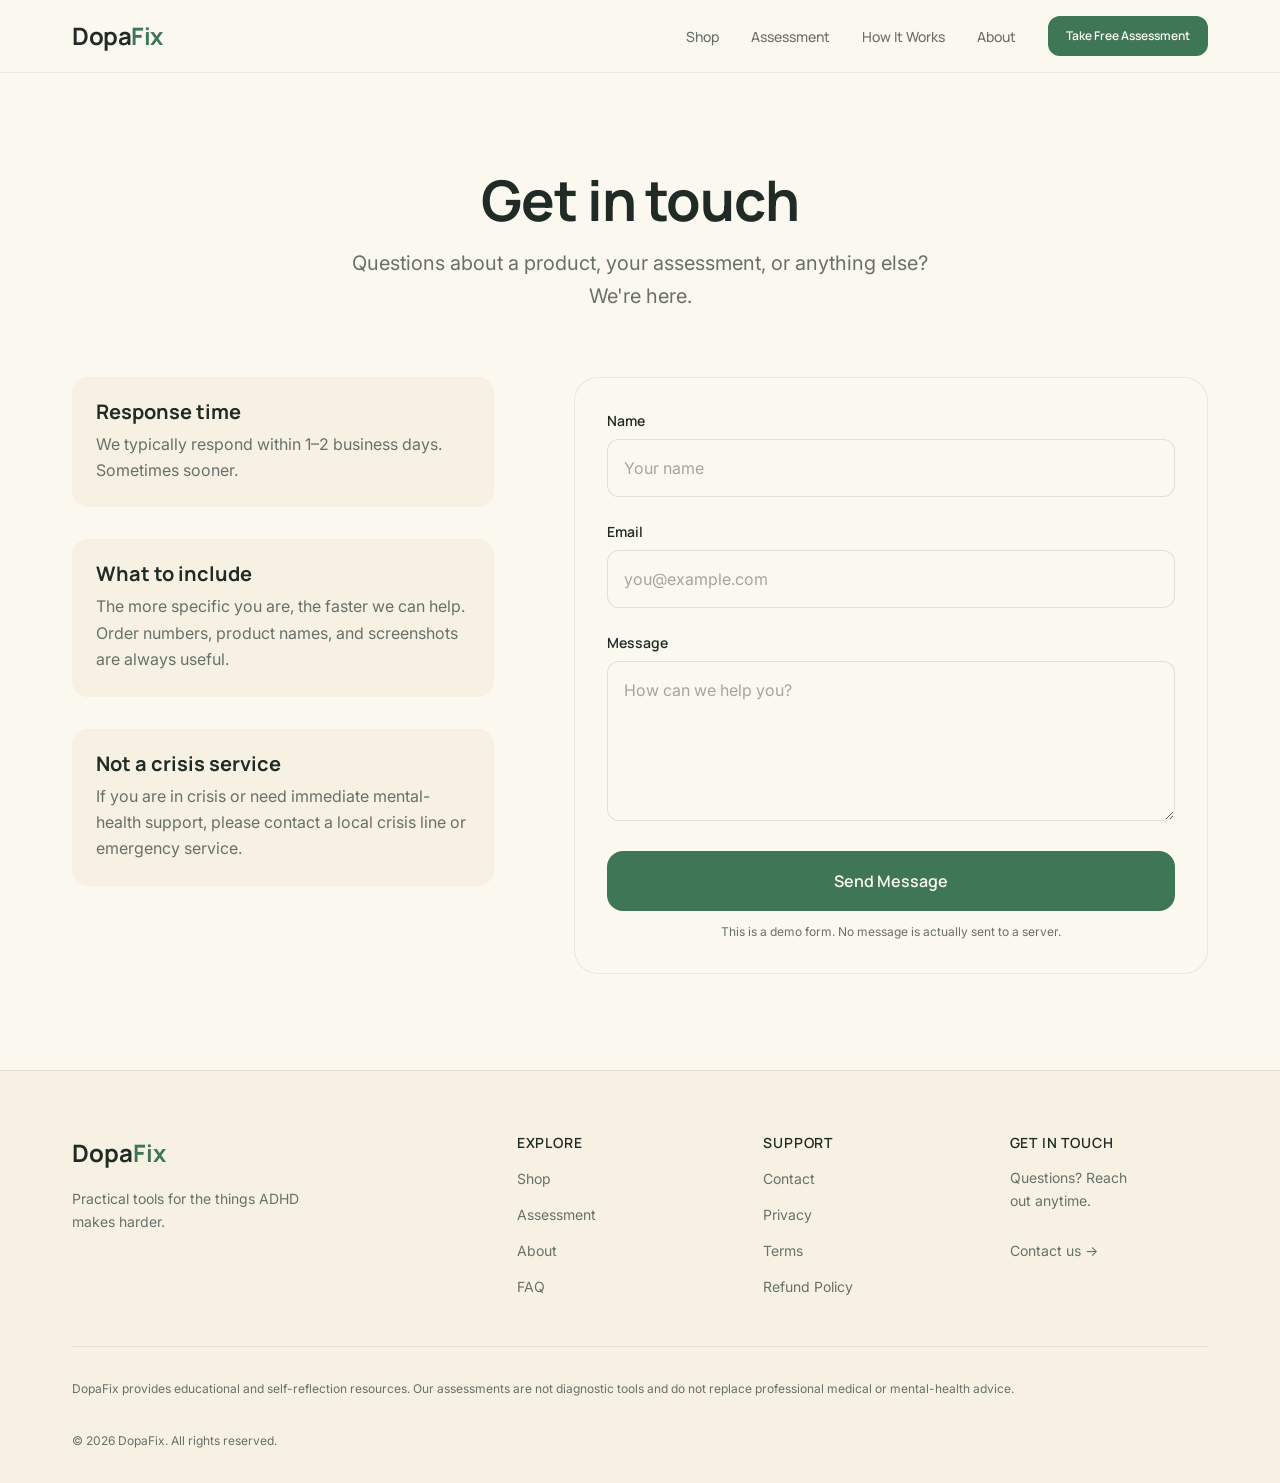
<file: contact/index.html>
<!DOCTYPE html>
<html lang="en">
<head>
  <meta charset="UTF-8">
  <meta name="viewport" content="width=device-width, initial-scale=1.0">
  <title>Contact — DopaFix</title>
  <meta name="description" content="Have a question? Reach out to the DopaFix team.">
  <meta property="og:title" content="Contact — DopaFix">
  <meta property="og:description" content="Have a question? Reach out to the DopaFix team.">
  <meta property="og:type" content="website">
  <link rel="preconnect" href="https://fonts.googleapis.com">
  <link rel="preconnect" href="https://fonts.gstatic.com" crossorigin>
  <link href="https://fonts.googleapis.com/css2?family=Inter:wght@400;500;600&family=Manrope:wght@500;600;700;800&display=swap" rel="stylesheet">
  <link rel="stylesheet" href="/assets/css/variables.css">
  <link rel="stylesheet" href="/assets/css/reset.css">
  <link rel="stylesheet" href="/assets/css/base.css">
  <link rel="stylesheet" href="/assets/css/components.css">
  <link rel="stylesheet" href="/assets/css/pages.css">
  <link rel="stylesheet" href="/assets/css/responsive.css">
  <style>
    .js-scroll-top { opacity:0; transform:translateY(20px); pointer-events:none; transition:all var(--transition-base); }
    .js-scroll-top.is-visible { opacity:1; transform:translateY(0); pointer-events:auto; }
  </style>
</head>
<body>

  <!-- Header -->
  <header class="site-header js-site-header">
    <div class="container">
      <div class="site-header__inner">
        <a href="/" class="site-logo" aria-label="DopaFix Home">Dopa<span>Fix</span></a>
        <nav class="site-nav" aria-label="Main">
          <a href="/shop/" class="site-nav__link">Shop</a>
          <a href="/assessment/" class="site-nav__link">Assessment</a>
          <a href="/#how-it-works" class="site-nav__link">How It Works</a>
          <a href="/about/" class="site-nav__link">About</a>
          <a href="/assessment/" class="btn btn--primary btn--small">Take Free Assessment</a>
        </nav>
        <button class="mobile-menu-toggle js-menu-toggle" aria-label="Open menu" aria-expanded="false">
          <span class="mobile-menu-toggle__bar"></span>
        </button>
      </div>
    </div>
    <nav class="mobile-nav js-mobile-nav" aria-label="Mobile">
      <div class="mobile-nav__list">
        <a href="/shop/" class="mobile-nav__link">Shop</a>
        <a href="/assessment/" class="mobile-nav__link">Assessment</a>
        <a href="/#how-it-works" class="mobile-nav__link">How It Works</a>
        <a href="/about/" class="mobile-nav__link">About</a>
        <a href="/assessment/" class="btn btn--primary btn--full mobile-nav__cta">Take Free Assessment</a>
      </div>
    </nav>
  </header>

  <main>

    <!-- Page Header -->
    <header class="page-header">
      <div class="container">
        <h1 class="page-header__title">Get in touch</h1>
        <p class="page-header__desc">Questions about a product, your assessment, or anything else? We're here.</p>
      </div>
    </header>

    <!-- Contact -->
    <section class="section section--tight" style="padding-top:0;">
      <div class="container">
        <div class="contact__grid">

          <div class="contact__info">
            <div class="contact__info-block">
              <h3 class="contact__info-title">Response time</h3>
              <p class="contact__info-text">We typically respond within 1–2 business days. Sometimes sooner.</p>
            </div>
            <div class="contact__info-block">
              <h3 class="contact__info-title">What to include</h3>
              <p class="contact__info-text">The more specific you are, the faster we can help. Order numbers, product names, and screenshots are always useful.</p>
            </div>
            <div class="contact__info-block">
              <h3 class="contact__info-title">Not a crisis service</h3>
              <p class="contact__info-text">If you are in crisis or need immediate mental-health support, please contact a local crisis line or emergency service.</p>
            </div>
          </div>

          <div class="contact__form-wrapper">
            <form class="js-contact-form" novalidate>
              <div class="form-group">
                <label class="form-label" for="contact-name">Name</label>
                <input type="text" id="contact-name" name="name" class="form-input" placeholder="Your name" required>
              </div>
              <div class="form-group">
                <label class="form-label" for="contact-email">Email</label>
                <input type="email" id="contact-email" name="email" class="form-input" placeholder="you@example.com" required>
              </div>
              <div class="form-group">
                <label class="form-label" for="contact-message">Message</label>
                <textarea id="contact-message" name="message" class="form-textarea" placeholder="How can we help you?" required></textarea>
              </div>
              <button type="submit" class="btn btn--primary btn--large btn--full">Send Message</button>
              <p class="form-hint" style="margin-top:var(--space-3);text-align:center;">This is a demo form. No message is actually sent to a server.</p>
            </form>

            <div class="contact__success js-contact-success">
              <div class="contact__success-icon">
                <svg width="28" height="28" viewBox="0 0 24 24" fill="none" stroke="currentColor" stroke-width="2.5" stroke-linecap="round" stroke-linejoin="round"><polyline points="20 6 9 17 4 12"/></svg>
              </div>
              <h3 class="contact__success-title">Message received</h3>
              <p class="contact__success-text">Thanks for reaching out. In a real setup, your message would be on its way to our team. For now, this is a visual preview of the success state.</p>
              <button type="button" class="btn btn--ghost" style="margin-top:var(--space-4);" onclick="location.reload()">Send another</button>
            </div>
          </div>

        </div>
      </div>
    </section>

  </main>

  <!-- Footer -->
  <footer class="site-footer">
    <div class="container">
      <div class="site-footer__grid">
        <div class="site-footer__brand">
          <div class="site-footer__logo">Dopa<span>Fix</span></div>
          <p class="site-footer__tagline">Practical tools for the things ADHD makes harder.</p>
        </div>
        <div>
          <h3 class="site-footer__heading">Explore</h3>
          <ul class="site-footer__links">
            <li><a href="/shop/" class="site-footer__link">Shop</a></li>
            <li><a href="/assessment/" class="site-footer__link">Assessment</a></li>
            <li><a href="/about/" class="site-footer__link">About</a></li>
            <li><a href="/faq/" class="site-footer__link">FAQ</a></li>
          </ul>
        </div>
        <div>
          <h3 class="site-footer__heading">Support</h3>
          <ul class="site-footer__links">
            <li><a href="/contact/" class="site-footer__link">Contact</a></li>
            <li><a href="/privacy/" class="site-footer__link">Privacy</a></li>
            <li><a href="/terms/" class="site-footer__link">Terms</a></li>
            <li><a href="/refund/" class="site-footer__link">Refund Policy</a></li>
          </ul>
        </div>
        <div>
          <h3 class="site-footer__heading">Get in touch</h3>
          <p class="site-footer__tagline" style="margin-top:var(--space-3);">Questions? Reach out anytime.</p>
          <a href="/contact/" class="site-footer__link" style="margin-top:var(--space-3);display:inline-block;">Contact us →</a>
        </div>
      </div>
      <div class="site-footer__bottom">
        <p class="site-footer__legal">
          DopaFix provides educational and self-reflection resources. Our assessments are not diagnostic tools and do not replace professional medical or mental-health advice.
        </p>
        <p class="site-footer__legal">© 2026 DopaFix. All rights reserved.</p>
      </div>
    </div>
  </footer>

  <!-- Scroll to top -->
  <button class="js-scroll-top" aria-label="Scroll to top" aria-hidden="true" style="position:fixed;bottom:24px;right:24px;width:48px;height:48px;border-radius:50%;background:var(--color-primary);color:var(--color-text-inverse);border:none;box-shadow:var(--shadow-lg);cursor:pointer;z-index:var(--z-sticky);display:flex;align-items:center;justify-content:center;">
    <svg width="20" height="20" viewBox="0 0 24 24" fill="none" stroke="currentColor" stroke-width="2.5" stroke-linecap="round" stroke-linejoin="round"><path d="M18 15l-6-6-6 6"/></svg>
  </button>

  <script src="/assets/js/app.js"></script>
  <script src="/assets/js/navigation.js"></script>
</body>
</html>
</file>
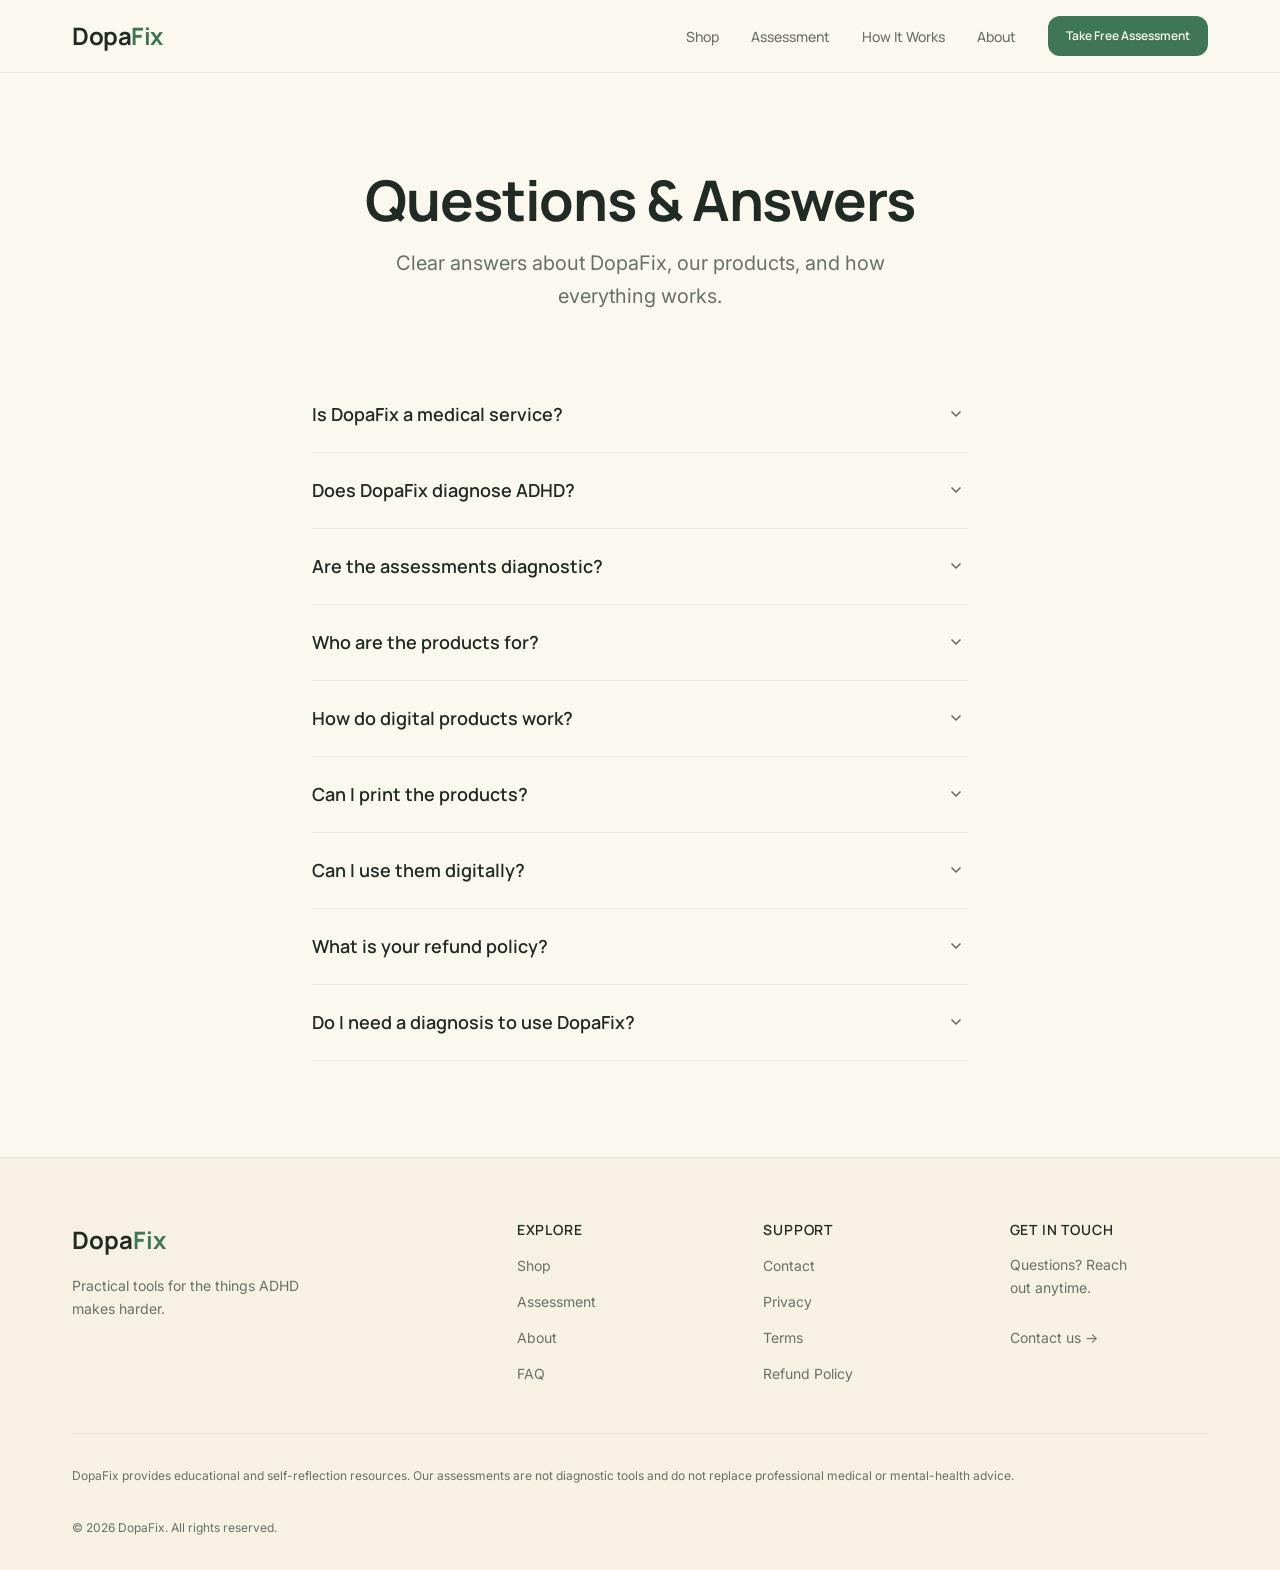
<file: faq/index.html>
<!DOCTYPE html>
<html lang="en">
<head>
  <meta charset="UTF-8">
  <meta name="viewport" content="width=device-width, initial-scale=1.0">
  <title>FAQ — DopaFix</title>
  <meta name="description" content="Frequently asked questions about DopaFix, our products, assessments, and how everything works.">
  <meta property="og:title" content="FAQ — DopaFix">
  <meta property="og:description" content="Answers to common questions about DopaFix.">
  <meta property="og:type" content="website">
  <link rel="preconnect" href="https://fonts.googleapis.com">
  <link rel="preconnect" href="https://fonts.gstatic.com" crossorigin>
  <link href="https://fonts.googleapis.com/css2?family=Inter:wght@400;500;600&family=Manrope:wght@500;600;700;800&display=swap" rel="stylesheet">
  <link rel="stylesheet" href="/assets/css/variables.css">
  <link rel="stylesheet" href="/assets/css/reset.css">
  <link rel="stylesheet" href="/assets/css/base.css">
  <link rel="stylesheet" href="/assets/css/components.css">
  <link rel="stylesheet" href="/assets/css/pages.css">
  <link rel="stylesheet" href="/assets/css/responsive.css">
  <style>
    .js-scroll-top { opacity:0; transform:translateY(20px); pointer-events:none; transition:all var(--transition-base); }
    .js-scroll-top.is-visible { opacity:1; transform:translateY(0); pointer-events:auto; }
  </style>
</head>
<body>

  <!-- Header -->
  <header class="site-header js-site-header">
    <div class="container">
      <div class="site-header__inner">
        <a href="/" class="site-logo" aria-label="DopaFix Home">Dopa<span>Fix</span></a>
        <nav class="site-nav" aria-label="Main">
          <a href="/shop/" class="site-nav__link">Shop</a>
          <a href="/assessment/" class="site-nav__link">Assessment</a>
          <a href="/#how-it-works" class="site-nav__link">How It Works</a>
          <a href="/about/" class="site-nav__link">About</a>
          <a href="/assessment/" class="btn btn--primary btn--small">Take Free Assessment</a>
        </nav>
        <button class="mobile-menu-toggle js-menu-toggle" aria-label="Open menu" aria-expanded="false">
          <span class="mobile-menu-toggle__bar"></span>
        </button>
      </div>
    </div>
    <nav class="mobile-nav js-mobile-nav" aria-label="Mobile">
      <div class="mobile-nav__list">
        <a href="/shop/" class="mobile-nav__link">Shop</a>
        <a href="/assessment/" class="mobile-nav__link">Assessment</a>
        <a href="/#how-it-works" class="mobile-nav__link">How It Works</a>
        <a href="/about/" class="mobile-nav__link">About</a>
        <a href="/assessment/" class="btn btn--primary btn--full mobile-nav__cta">Take Free Assessment</a>
      </div>
    </nav>
  </header>

  <main>

    <!-- Page Header -->
    <header class="page-header">
      <div class="container">
        <h1 class="page-header__title">Questions & Answers</h1>
        <p class="page-header__desc">Clear answers about DopaFix, our products, and how everything works.</p>
      </div>
    </header>

    <!-- FAQ -->
    <section class="section section--tight" style="padding-top:0;">
      <div class="container container--narrow">
        <div class="faq__list">

          <div class="accordion__item js-accordion-item">
            <button class="accordion__trigger js-accordion-trigger" aria-expanded="false">
              Is DopaFix a medical service?
              <span class="accordion__trigger-icon">
                <svg width="16" height="16" viewBox="0 0 24 24" fill="none" stroke="currentColor" stroke-width="2.5" stroke-linecap="round" stroke-linejoin="round"><path d="M6 9l6 6 6-6"/></svg>
              </span>
            </button>
            <div class="accordion__panel">
              <div class="accordion__content">
                No. DopaFix is a digital products brand. We create educational and self-reflection tools. We do not provide medical advice, therapy, or clinical services.
              </div>
            </div>
          </div>

          <div class="accordion__item js-accordion-item">
            <button class="accordion__trigger js-accordion-trigger" aria-expanded="false">
              Does DopaFix diagnose ADHD?
              <span class="accordion__trigger-icon">
                <svg width="16" height="16" viewBox="0 0 24 24" fill="none" stroke="currentColor" stroke-width="2.5" stroke-linecap="round" stroke-linejoin="round"><path d="M6 9l6 6 6-6"/></svg>
              </span>
            </button>
            <div class="accordion__panel">
              <div class="accordion__content">
                No. Only qualified medical professionals can diagnose ADHD. Our assessment is a self-reflection tool designed to help you notice patterns, not to provide a diagnosis.
              </div>
            </div>
          </div>

          <div class="accordion__item js-accordion-item">
            <button class="accordion__trigger js-accordion-trigger" aria-expanded="false">
              Are the assessments diagnostic?
              <span class="accordion__trigger-icon">
                <svg width="16" height="16" viewBox="0 0 24 24" fill="none" stroke="currentColor" stroke-width="2.5" stroke-linecap="round" stroke-linejoin="round"><path d="M6 9l6 6 6-6"/></svg>
              </span>
            </button>
            <div class="accordion__panel">
              <div class="accordion__content">
                No. Our assessments are for educational and self-reflection purposes only. They are not diagnostic tools and do not replace professional medical or mental-health advice.
              </div>
            </div>
          </div>

          <div class="accordion__item js-accordion-item">
            <button class="accordion__trigger js-accordion-trigger" aria-expanded="false">
              Who are the products for?
              <span class="accordion__trigger-icon">
                <svg width="16" height="16" viewBox="0 0 24 24" fill="none" stroke="currentColor" stroke-width="2.5" stroke-linecap="round" stroke-linejoin="round"><path d="M6 9l6 6 6-6"/></svg>
              </span>
            </button>
            <div class="accordion__panel">
              <div class="accordion__content">
                Our products are designed for adults who experience difficulties with attention, organization, time, task initiation, transitions, or emotional regulation — whether or not they have a formal ADHD diagnosis. They are practical tools, not medical treatments.
              </div>
            </div>
          </div>

          <div class="accordion__item js-accordion-item">
            <button class="accordion__trigger js-accordion-trigger" aria-expanded="false">
              How do digital products work?
              <span class="accordion__trigger-icon">
                <svg width="16" height="16" viewBox="0 0 24 24" fill="none" stroke="currentColor" stroke-width="2.5" stroke-linecap="round" stroke-linejoin="round"><path d="M6 9l6 6 6-6"/></svg>
              </span>
            </button>
            <div class="accordion__panel">
              <div class="accordion__content">
                After purchase, you receive a download link to a PDF file. You can use it on any device that supports PDFs — computer, tablet, or phone. You can also print it at home if you prefer a physical copy.
              </div>
            </div>
          </div>

          <div class="accordion__item js-accordion-item">
            <button class="accordion__trigger js-accordion-trigger" aria-expanded="false">
              Can I print the products?
              <span class="accordion__trigger-icon">
                <svg width="16" height="16" viewBox="0 0 24 24" fill="none" stroke="currentColor" stroke-width="2.5" stroke-linecap="round" stroke-linejoin="round"><path d="M6 9l6 6 6-6"/></svg>
              </span>
            </button>
            <div class="accordion__panel">
              <div class="accordion__content">
                Yes. All our PDFs are optimized for home printing on both A4 and US Letter paper. You can print the entire document or just the pages you need.
              </div>
            </div>
          </div>

          <div class="accordion__item js-accordion-item">
            <button class="accordion__trigger js-accordion-trigger" aria-expanded="false">
              Can I use them digitally?
              <span class="accordion__trigger-icon">
                <svg width="16" height="16" viewBox="0 0 24 24" fill="none" stroke="currentColor" stroke-width="2.5" stroke-linecap="round" stroke-linejoin="round"><path d="M6 9l6 6 6-6"/></svg>
              </span>
            </button>
            <div class="accordion__panel">
              <div class="accordion__content">
                Absolutely. Our PDFs work great in annotation apps like GoodNotes, Notability, Adobe Acrobat, or any PDF reader. Fill in the worksheets directly on your tablet or computer.
              </div>
            </div>
          </div>

          <div class="accordion__item js-accordion-item">
            <button class="accordion__trigger js-accordion-trigger" aria-expanded="false">
              What is your refund policy?
              <span class="accordion__trigger-icon">
                <svg width="16" height="16" viewBox="0 0 24 24" fill="none" stroke="currentColor" stroke-width="2.5" stroke-linecap="round" stroke-linejoin="round"><path d="M6 9l6 6 6-6"/></svg>
              </span>
            </button>
            <div class="accordion__panel">
              <div class="accordion__content">
                We offer a 14-day refund policy. If a product isn't helpful for you, <a href="/contact/">contact us</a> within 14 days of purchase and we'll process a full refund.
              </div>
            </div>
          </div>

          <div class="accordion__item js-accordion-item">
            <button class="accordion__trigger js-accordion-trigger" aria-expanded="false">
              Do I need a diagnosis to use DopaFix?
              <span class="accordion__trigger-icon">
                <svg width="16" height="16" viewBox="0 0 24 24" fill="none" stroke="currentColor" stroke-width="2.5" stroke-linecap="round" stroke-linejoin="round"><path d="M6 9l6 6 6-6"/></svg>
              </span>
            </button>
            <div class="accordion__panel">
              <div class="accordion__content">
                No. Our tools are designed for anyone who finds everyday executive-function tasks difficult, regardless of diagnosis status.
              </div>
            </div>
          </div>

        </div>
      </div>
    </section>

  </main>

  <!-- Footer -->
  <footer class="site-footer">
    <div class="container">
      <div class="site-footer__grid">
        <div class="site-footer__brand">
          <div class="site-footer__logo">Dopa<span>Fix</span></div>
          <p class="site-footer__tagline">Practical tools for the things ADHD makes harder.</p>
        </div>
        <div>
          <h3 class="site-footer__heading">Explore</h3>
          <ul class="site-footer__links">
            <li><a href="/shop/" class="site-footer__link">Shop</a></li>
            <li><a href="/assessment/" class="site-footer__link">Assessment</a></li>
            <li><a href="/about/" class="site-footer__link">About</a></li>
            <li><a href="/faq/" class="site-footer__link">FAQ</a></li>
          </ul>
        </div>
        <div>
          <h3 class="site-footer__heading">Support</h3>
          <ul class="site-footer__links">
            <li><a href="/contact/" class="site-footer__link">Contact</a></li>
            <li><a href="/privacy/" class="site-footer__link">Privacy</a></li>
            <li><a href="/terms/" class="site-footer__link">Terms</a></li>
            <li><a href="/refund/" class="site-footer__link">Refund Policy</a></li>
          </ul>
        </div>
        <div>
          <h3 class="site-footer__heading">Get in touch</h3>
          <p class="site-footer__tagline" style="margin-top:var(--space-3);">Questions? Reach out anytime.</p>
          <a href="/contact/" class="site-footer__link" style="margin-top:var(--space-3);display:inline-block;">Contact us →</a>
        </div>
      </div>
      <div class="site-footer__bottom">
        <p class="site-footer__legal">
          DopaFix provides educational and self-reflection resources. Our assessments are not diagnostic tools and do not replace professional medical or mental-health advice.
        </p>
        <p class="site-footer__legal">© 2026 DopaFix. All rights reserved.</p>
      </div>
    </div>
  </footer>

  <!-- Scroll to top -->
  <button class="js-scroll-top" aria-label="Scroll to top" aria-hidden="true" style="position:fixed;bottom:24px;right:24px;width:48px;height:48px;border-radius:50%;background:var(--color-primary);color:var(--color-text-inverse);border:none;box-shadow:var(--shadow-lg);cursor:pointer;z-index:var(--z-sticky);display:flex;align-items:center;justify-content:center;">
    <svg width="20" height="20" viewBox="0 0 24 24" fill="none" stroke="currentColor" stroke-width="2.5" stroke-linecap="round" stroke-linejoin="round"><path d="M18 15l-6-6-6 6"/></svg>
  </button>

  <script src="/assets/js/app.js"></script>
  <script src="/assets/js/navigation.js"></script>
</body>
</html>
</file>
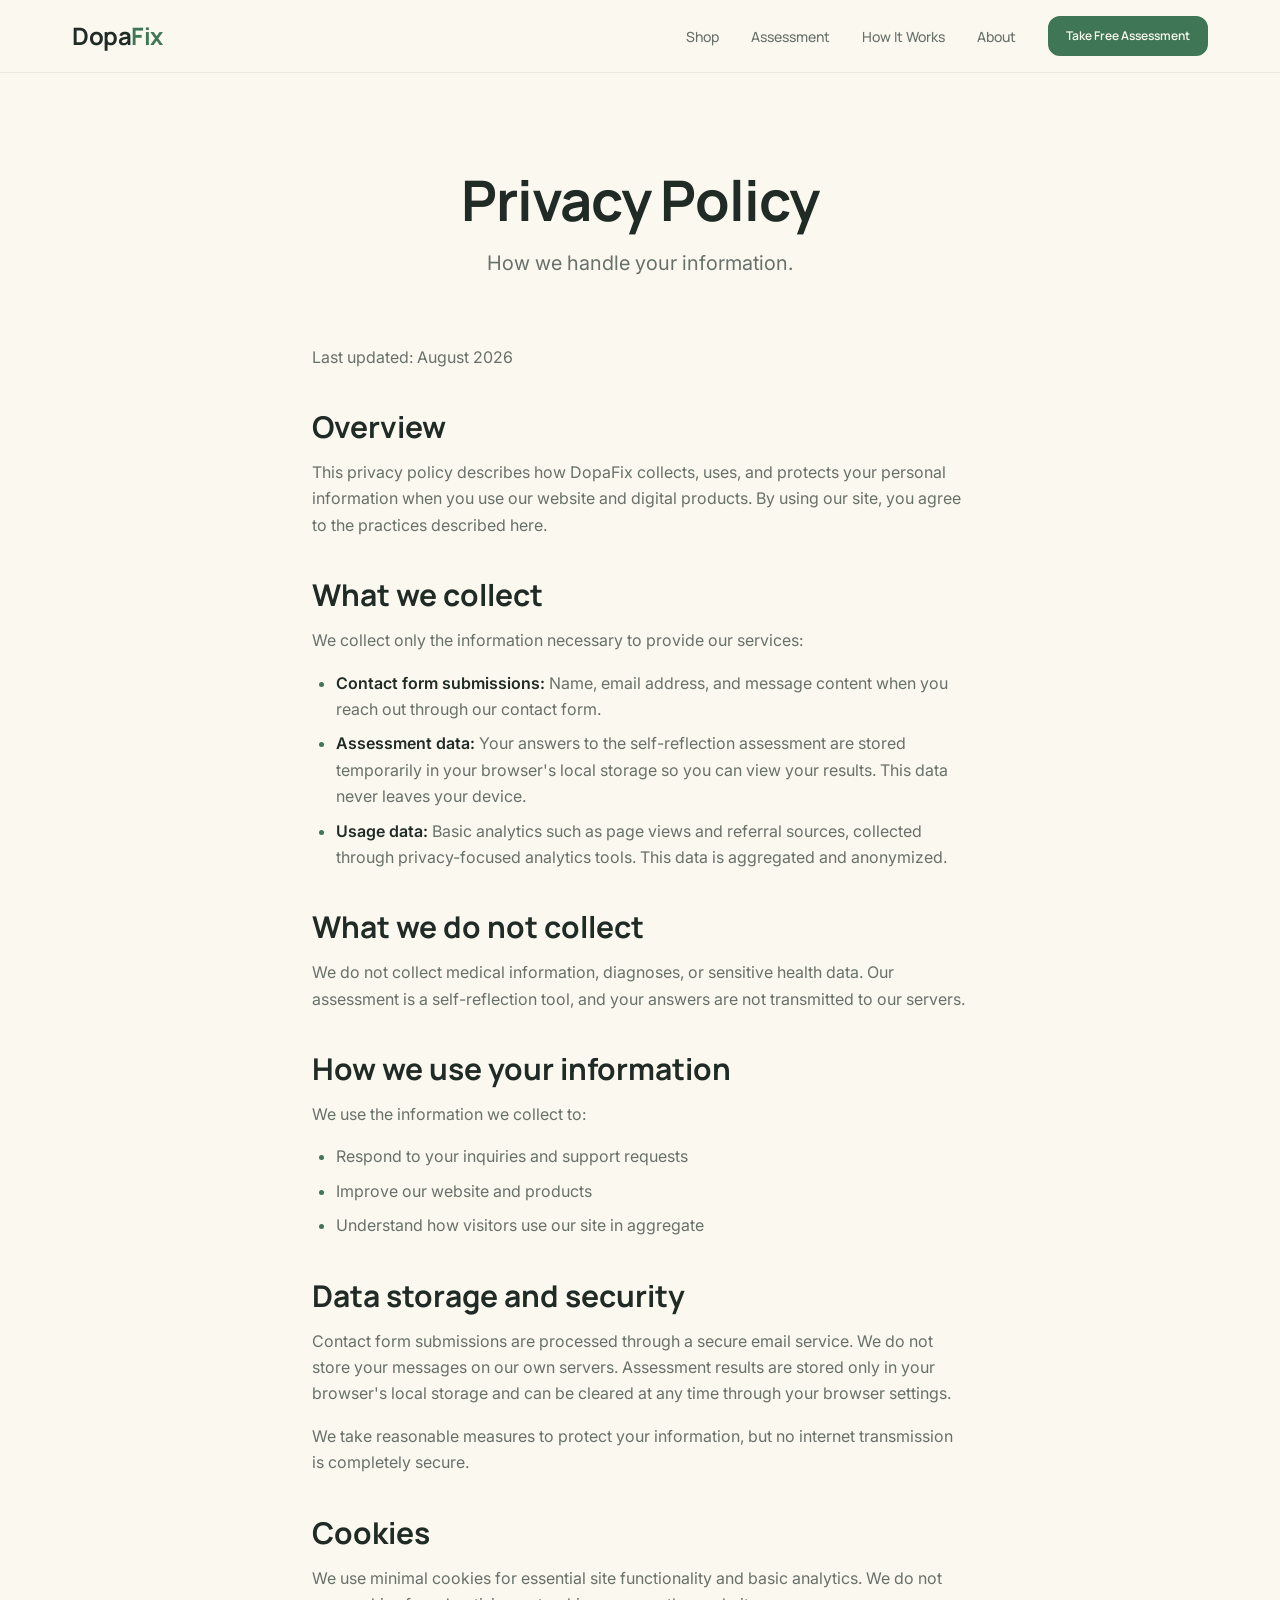
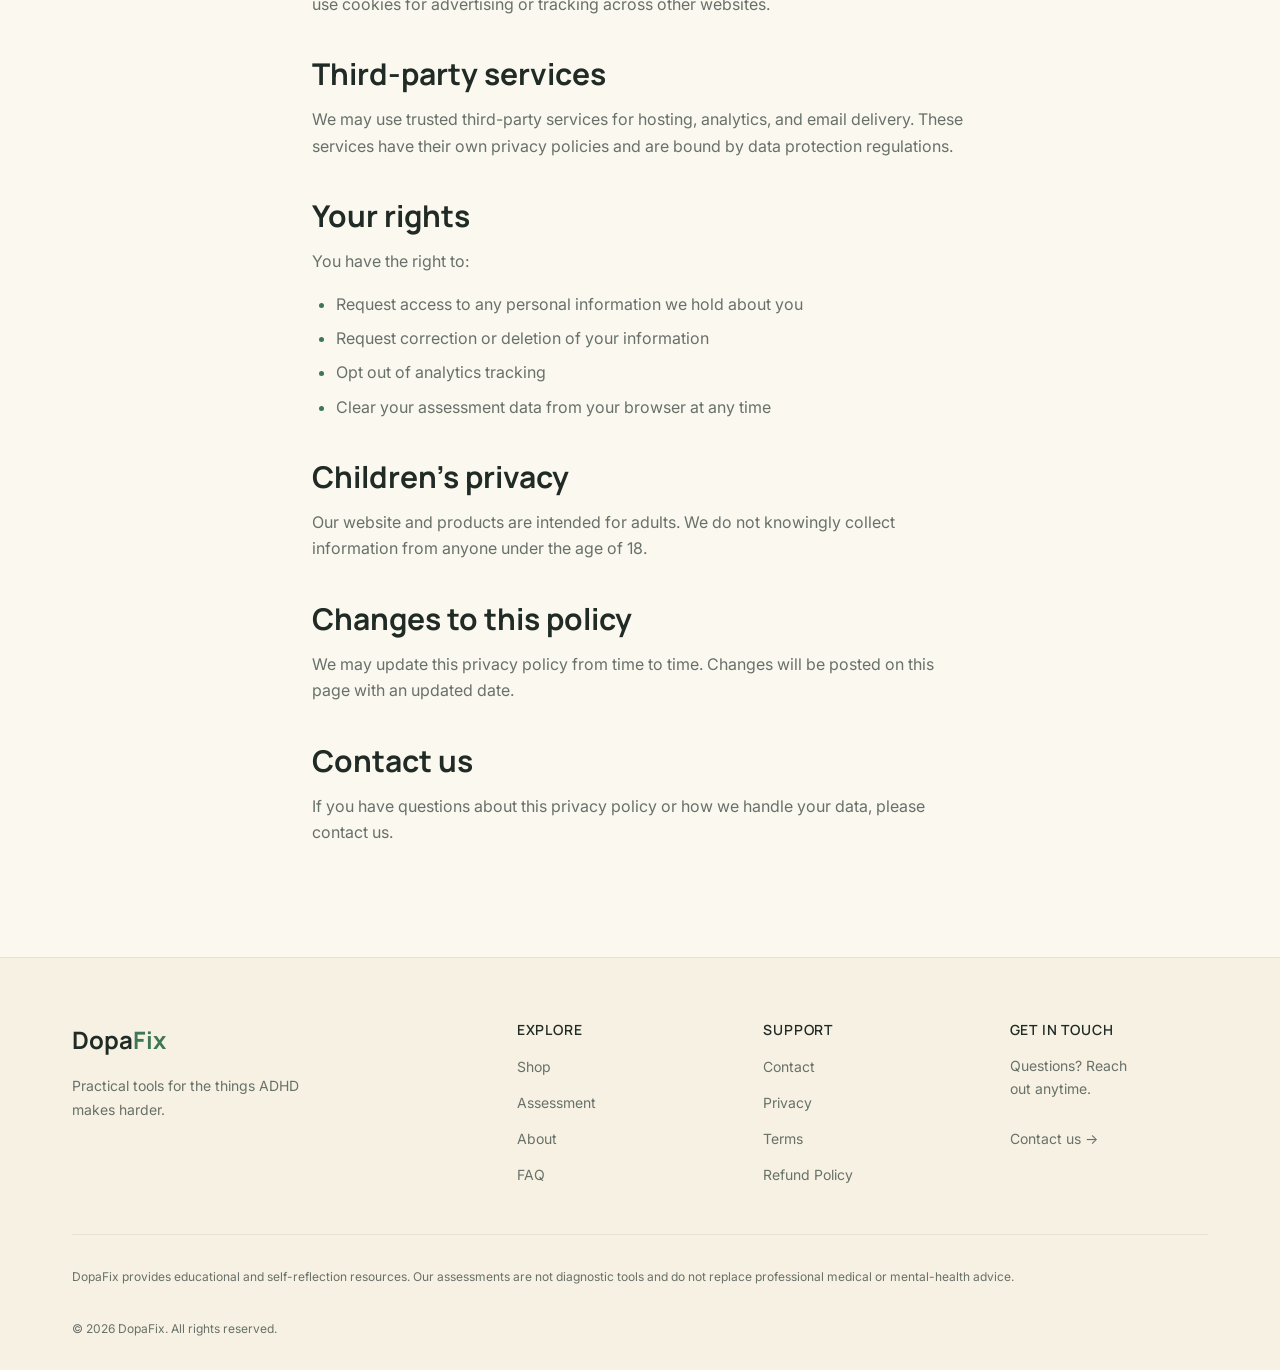
<file: privacy/index.html>
<!DOCTYPE html>
<html lang="en">
<head>
  <meta charset="UTF-8">
  <meta name="viewport" content="width=device-width, initial-scale=1.0">
  <title>Privacy Policy — DopaFix</title>
  <meta name="description" content="DopaFix privacy policy. How we handle your information.">
  <meta property="og:title" content="Privacy Policy — DopaFix">
  <meta property="og:description" content="How we handle your information.">
  <meta property="og:type" content="website">
  <link rel="preconnect" href="https://fonts.googleapis.com">
  <link rel="preconnect" href="https://fonts.gstatic.com" crossorigin>
  <link href="https://fonts.googleapis.com/css2?family=Inter:wght@400;500;600&family=Manrope:wght@500;600;700;800&display=swap" rel="stylesheet">
  <link rel="stylesheet" href="/assets/css/variables.css">
  <link rel="stylesheet" href="/assets/css/reset.css">
  <link rel="stylesheet" href="/assets/css/base.css">
  <link rel="stylesheet" href="/assets/css/components.css">
  <link rel="stylesheet" href="/assets/css/pages.css">
  <link rel="stylesheet" href="/assets/css/responsive.css">
  <style>
    .js-scroll-top { opacity:0; transform:translateY(20px); pointer-events:none; transition:all var(--transition-base); }
    .js-scroll-top.is-visible { opacity:1; transform:translateY(0); pointer-events:auto; }
  </style>
</head>
<body>

  <!-- Header -->
  <header class="site-header js-site-header">
    <div class="container">
      <div class="site-header__inner">
        <a href="/" class="site-logo" aria-label="DopaFix Home">Dopa<span>Fix</span></a>
        <nav class="site-nav" aria-label="Main">
          <a href="/shop/" class="site-nav__link">Shop</a>
          <a href="/assessment/" class="site-nav__link">Assessment</a>
          <a href="/#how-it-works" class="site-nav__link">How It Works</a>
          <a href="/about/" class="site-nav__link">About</a>
          <a href="/assessment/" class="btn btn--primary btn--small">Take Free Assessment</a>
        </nav>
        <button class="mobile-menu-toggle js-menu-toggle" aria-label="Open menu" aria-expanded="false">
          <span class="mobile-menu-toggle__bar"></span>
        </button>
      </div>
    </div>
    <nav class="mobile-nav js-mobile-nav" aria-label="Mobile">
      <div class="mobile-nav__list">
        <a href="/shop/" class="mobile-nav__link">Shop</a>
        <a href="/assessment/" class="mobile-nav__link">Assessment</a>
        <a href="/#how-it-works" class="mobile-nav__link">How It Works</a>
        <a href="/about/" class="mobile-nav__link">About</a>
        <a href="/assessment/" class="btn btn--primary btn--full mobile-nav__cta">Take Free Assessment</a>
      </div>
    </nav>
  </header>

  <main>

    <!-- Page Header -->
    <header class="page-header">
      <div class="container">
        <h1 class="page-header__title">Privacy Policy</h1>
        <p class="page-header__desc">How we handle your information.</p>
      </div>
    </header>

    <!-- Content -->
    <section class="section section--tight" style="padding-top:0;">
      <div class="container container--narrow legal__content">
        <p class="legal__date">Last updated: August 2026</p>

        <h2>Overview</h2>
        <p>This privacy policy describes how DopaFix collects, uses, and protects your personal information when you use our website and digital products. By using our site, you agree to the practices described here.</p>

        <h2>What we collect</h2>
        <p>We collect only the information necessary to provide our services:</p>
        <ul>
          <li><strong>Contact form submissions:</strong> Name, email address, and message content when you reach out through our contact form.</li>
          <li><strong>Assessment data:</strong> Your answers to the self-reflection assessment are stored temporarily in your browser's local storage so you can view your results. This data never leaves your device.</li>
          <li><strong>Usage data:</strong> Basic analytics such as page views and referral sources, collected through privacy-focused analytics tools. This data is aggregated and anonymized.</li>
        </ul>

        <h2>What we do not collect</h2>
        <p>We do not collect medical information, diagnoses, or sensitive health data. Our assessment is a self-reflection tool, and your answers are not transmitted to our servers.</p>

        <h2>How we use your information</h2>
        <p>We use the information we collect to:</p>
        <ul>
          <li>Respond to your inquiries and support requests</li>
          <li>Improve our website and products</li>
          <li>Understand how visitors use our site in aggregate</li>
        </ul>

        <h2>Data storage and security</h2>
        <p>Contact form submissions are processed through a secure email service. We do not store your messages on our own servers. Assessment results are stored only in your browser's local storage and can be cleared at any time through your browser settings.</p>
        <p>We take reasonable measures to protect your information, but no internet transmission is completely secure.</p>

        <h2>Cookies</h2>
        <p>We use minimal cookies for essential site functionality and basic analytics. We do not use cookies for advertising or tracking across other websites.</p>

        <h2>Third-party services</h2>
        <p>We may use trusted third-party services for hosting, analytics, and email delivery. These services have their own privacy policies and are bound by data protection regulations.</p>

        <h2>Your rights</h2>
        <p>You have the right to:</p>
        <ul>
          <li>Request access to any personal information we hold about you</li>
          <li>Request correction or deletion of your information</li>
          <li>Opt out of analytics tracking</li>
          <li>Clear your assessment data from your browser at any time</li>
        </ul>

        <h2>Children's privacy</h2>
        <p>Our website and products are intended for adults. We do not knowingly collect information from anyone under the age of 18.</p>

        <h2>Changes to this policy</h2>
        <p>We may update this privacy policy from time to time. Changes will be posted on this page with an updated date.</p>

        <h2>Contact us</h2>
        <p>If you have questions about this privacy policy or how we handle your data, please <a href="/contact/">contact us</a>.</p>
      </div>
    </section>

  </main>

  <!-- Footer -->
  <footer class="site-footer">
    <div class="container">
      <div class="site-footer__grid">
        <div class="site-footer__brand">
          <div class="site-footer__logo">Dopa<span>Fix</span></div>
          <p class="site-footer__tagline">Practical tools for the things ADHD makes harder.</p>
        </div>
        <div>
          <h3 class="site-footer__heading">Explore</h3>
          <ul class="site-footer__links">
            <li><a href="/shop/" class="site-footer__link">Shop</a></li>
            <li><a href="/assessment/" class="site-footer__link">Assessment</a></li>
            <li><a href="/about/" class="site-footer__link">About</a></li>
            <li><a href="/faq/" class="site-footer__link">FAQ</a></li>
          </ul>
        </div>
        <div>
          <h3 class="site-footer__heading">Support</h3>
          <ul class="site-footer__links">
            <li><a href="/contact/" class="site-footer__link">Contact</a></li>
            <li><a href="/privacy/" class="site-footer__link">Privacy</a></li>
            <li><a href="/terms/" class="site-footer__link">Terms</a></li>
            <li><a href="/refund/" class="site-footer__link">Refund Policy</a></li>
          </ul>
        </div>
        <div>
          <h3 class="site-footer__heading">Get in touch</h3>
          <p class="site-footer__tagline" style="margin-top:var(--space-3);">Questions? Reach out anytime.</p>
          <a href="/contact/" class="site-footer__link" style="margin-top:var(--space-3);display:inline-block;">Contact us →</a>
        </div>
      </div>
      <div class="site-footer__bottom">
        <p class="site-footer__legal">
          DopaFix provides educational and self-reflection resources. Our assessments are not diagnostic tools and do not replace professional medical or mental-health advice.
        </p>
        <p class="site-footer__legal">© 2026 DopaFix. All rights reserved.</p>
      </div>
    </div>
  </footer>

  <!-- Scroll to top -->
  <button class="js-scroll-top" aria-label="Scroll to top" aria-hidden="true" style="position:fixed;bottom:24px;right:24px;width:48px;height:48px;border-radius:50%;background:var(--color-primary);color:var(--color-text-inverse);border:none;box-shadow:var(--shadow-lg);cursor:pointer;z-index:var(--z-sticky);display:flex;align-items:center;justify-content:center;">
    <svg width="20" height="20" viewBox="0 0 24 24" fill="none" stroke="currentColor" stroke-width="2.5" stroke-linecap="round" stroke-linejoin="round"><path d="M18 15l-6-6-6 6"/></svg>
  </button>

  <script src="/assets/js/app.js"></script>
  <script src="/assets/js/navigation.js"></script>
</body>
</html>
</file>
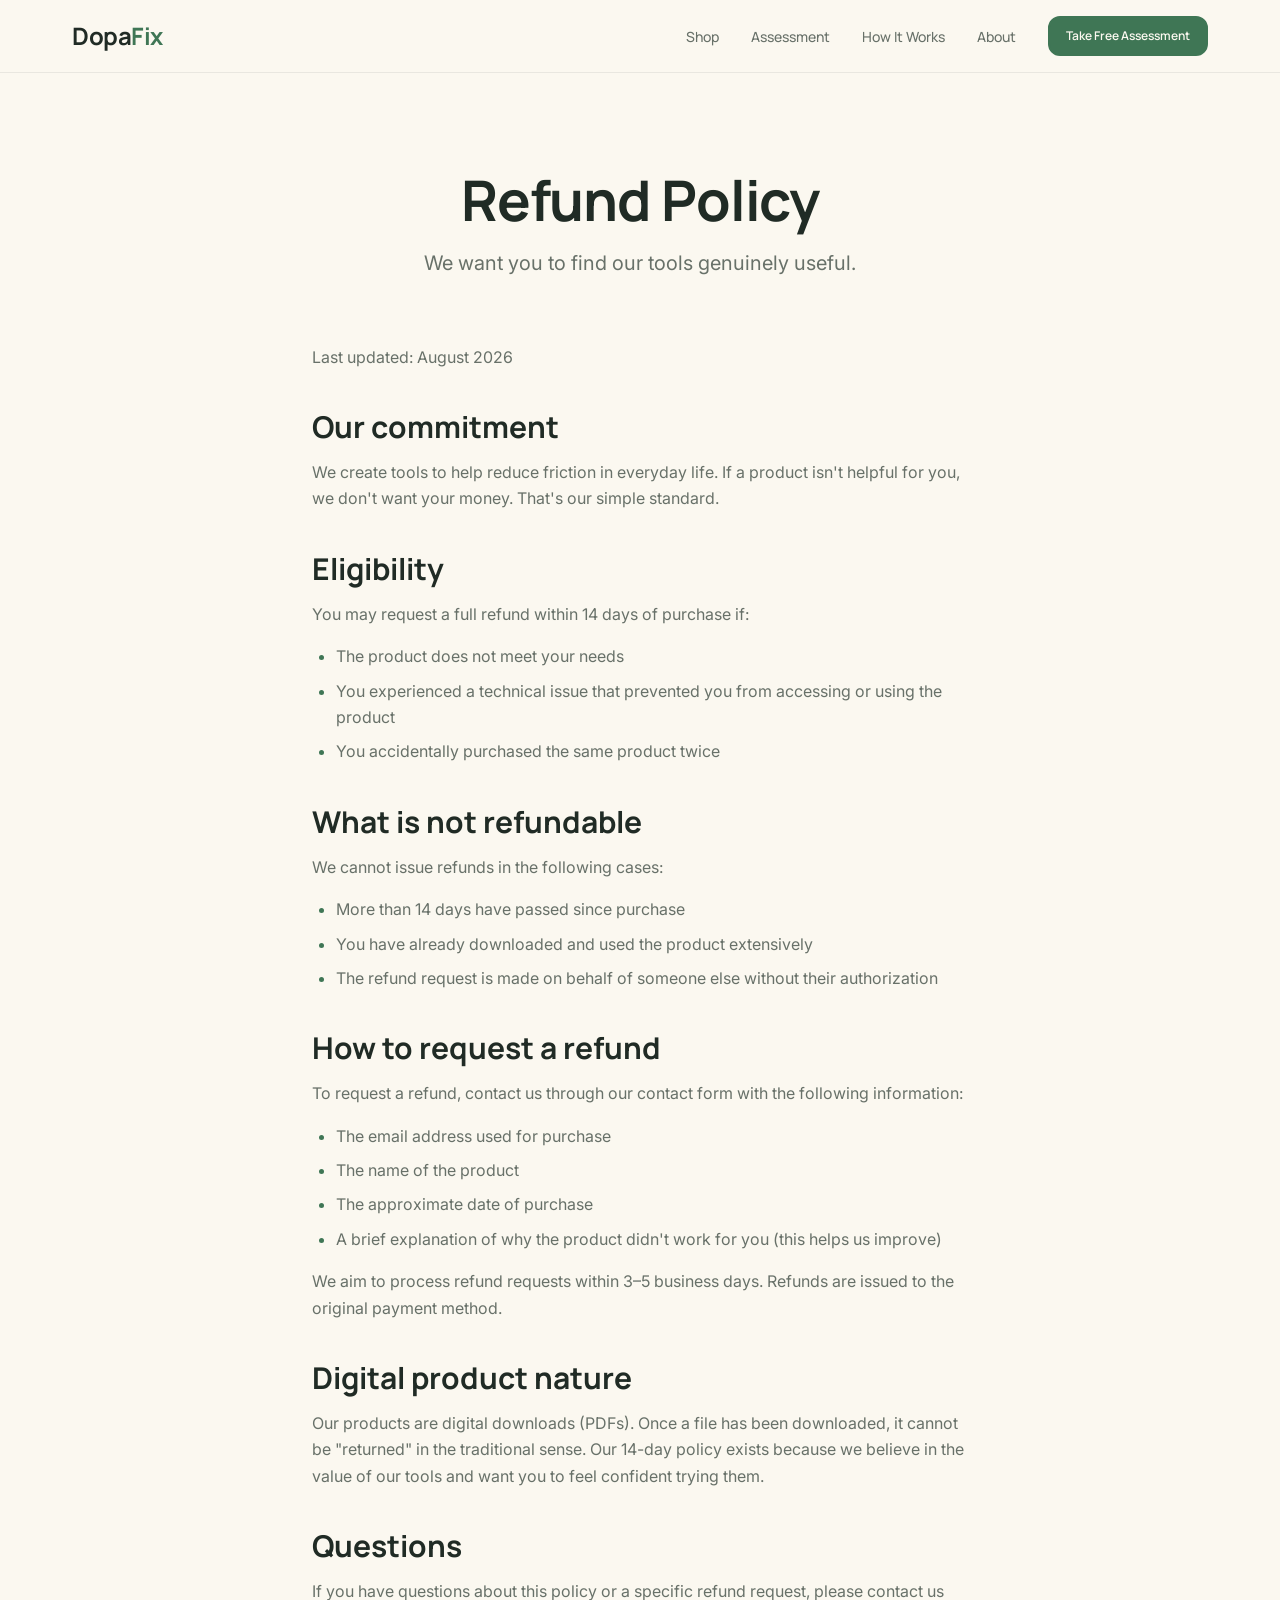
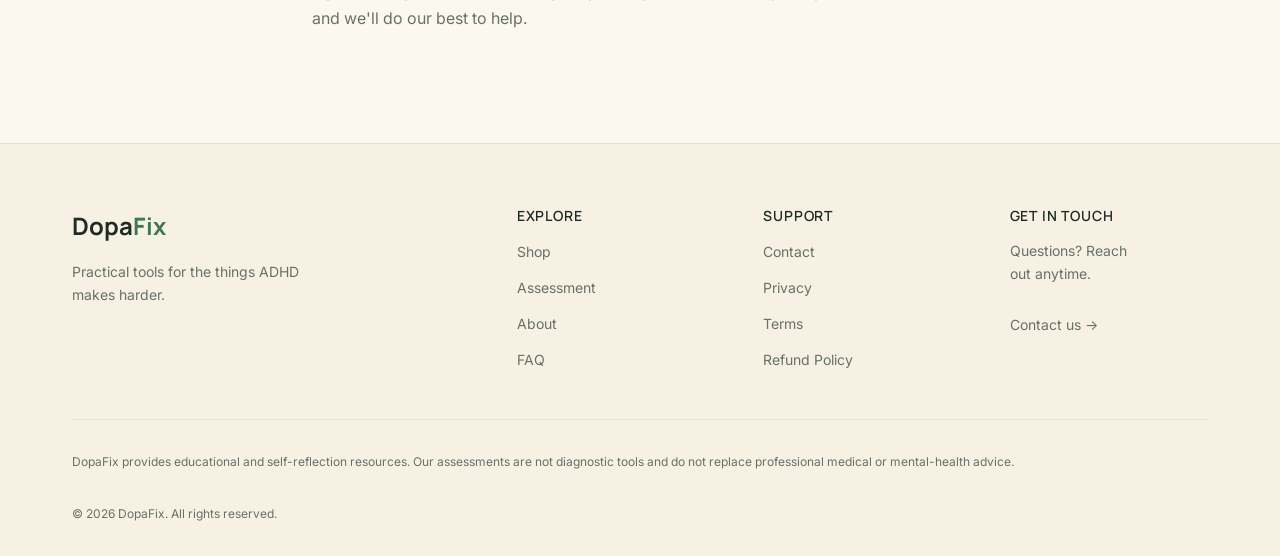
<file: refund/index.html>
<!DOCTYPE html>
<html lang="en">
<head>
  <meta charset="UTF-8">
  <meta name="viewport" content="width=device-width, initial-scale=1.0">
  <title>Refund Policy — DopaFix</title>
  <meta name="description" content="DopaFix refund policy for digital products.">
  <meta property="og:title" content="Refund Policy — DopaFix">
  <meta property="og:description" content="Our refund policy for digital products.">
  <meta property="og:type" content="website">
  <link rel="preconnect" href="https://fonts.googleapis.com">
  <link rel="preconnect" href="https://fonts.gstatic.com" crossorigin>
  <link href="https://fonts.googleapis.com/css2?family=Inter:wght@400;500;600&family=Manrope:wght@500;600;700;800&display=swap" rel="stylesheet">
  <link rel="stylesheet" href="/assets/css/variables.css">
  <link rel="stylesheet" href="/assets/css/reset.css">
  <link rel="stylesheet" href="/assets/css/base.css">
  <link rel="stylesheet" href="/assets/css/components.css">
  <link rel="stylesheet" href="/assets/css/pages.css">
  <link rel="stylesheet" href="/assets/css/responsive.css">
  <style>
    .js-scroll-top { opacity:0; transform:translateY(20px); pointer-events:none; transition:all var(--transition-base); }
    .js-scroll-top.is-visible { opacity:1; transform:translateY(0); pointer-events:auto; }
  </style>
</head>
<body>

  <!-- Header -->
  <header class="site-header js-site-header">
    <div class="container">
      <div class="site-header__inner">
        <a href="/" class="site-logo" aria-label="DopaFix Home">Dopa<span>Fix</span></a>
        <nav class="site-nav" aria-label="Main">
          <a href="/shop/" class="site-nav__link">Shop</a>
          <a href="/assessment/" class="site-nav__link">Assessment</a>
          <a href="/#how-it-works" class="site-nav__link">How It Works</a>
          <a href="/about/" class="site-nav__link">About</a>
          <a href="/assessment/" class="btn btn--primary btn--small">Take Free Assessment</a>
        </nav>
        <button class="mobile-menu-toggle js-menu-toggle" aria-label="Open menu" aria-expanded="false">
          <span class="mobile-menu-toggle__bar"></span>
        </button>
      </div>
    </div>
    <nav class="mobile-nav js-mobile-nav" aria-label="Mobile">
      <div class="mobile-nav__list">
        <a href="/shop/" class="mobile-nav__link">Shop</a>
        <a href="/assessment/" class="mobile-nav__link">Assessment</a>
        <a href="/#how-it-works" class="mobile-nav__link">How It Works</a>
        <a href="/about/" class="mobile-nav__link">About</a>
        <a href="/assessment/" class="btn btn--primary btn--full mobile-nav__cta">Take Free Assessment</a>
      </div>
    </nav>
  </header>

  <main>

    <!-- Page Header -->
    <header class="page-header">
      <div class="container">
        <h1 class="page-header__title">Refund Policy</h1>
        <p class="page-header__desc">We want you to find our tools genuinely useful.</p>
      </div>
    </header>

    <!-- Content -->
    <section class="section section--tight" style="padding-top:0;">
      <div class="container container--narrow legal__content">
        <p class="legal__date">Last updated: August 2026</p>

        <h2>Our commitment</h2>
        <p>We create tools to help reduce friction in everyday life. If a product isn't helpful for you, we don't want your money. That's our simple standard.</p>

        <h2>Eligibility</h2>
        <p>You may request a full refund within 14 days of purchase if:</p>
        <ul>
          <li>The product does not meet your needs</li>
          <li>You experienced a technical issue that prevented you from accessing or using the product</li>
          <li>You accidentally purchased the same product twice</li>
        </ul>

        <h2>What is not refundable</h2>
        <p>We cannot issue refunds in the following cases:</p>
        <ul>
          <li>More than 14 days have passed since purchase</li>
          <li>You have already downloaded and used the product extensively</li>
          <li>The refund request is made on behalf of someone else without their authorization</li>
        </ul>

        <h2>How to request a refund</h2>
        <p>To request a refund, <a href="/contact/">contact us</a> through our contact form with the following information:</p>
        <ul>
          <li>The email address used for purchase</li>
          <li>The name of the product</li>
          <li>The approximate date of purchase</li>
          <li>A brief explanation of why the product didn't work for you (this helps us improve)</li>
        </ul>
        <p>We aim to process refund requests within 3–5 business days. Refunds are issued to the original payment method.</p>

        <h2>Digital product nature</h2>
        <p>Our products are digital downloads (PDFs). Once a file has been downloaded, it cannot be "returned" in the traditional sense. Our 14-day policy exists because we believe in the value of our tools and want you to feel confident trying them.</p>

        <h2>Questions</h2>
        <p>If you have questions about this policy or a specific refund request, please <a href="/contact/">contact us</a> and we'll do our best to help.</p>
      </div>
    </section>

  </main>

  <!-- Footer -->
  <footer class="site-footer">
    <div class="container">
      <div class="site-footer__grid">
        <div class="site-footer__brand">
          <div class="site-footer__logo">Dopa<span>Fix</span></div>
          <p class="site-footer__tagline">Practical tools for the things ADHD makes harder.</p>
        </div>
        <div>
          <h3 class="site-footer__heading">Explore</h3>
          <ul class="site-footer__links">
            <li><a href="/shop/" class="site-footer__link">Shop</a></li>
            <li><a href="/assessment/" class="site-footer__link">Assessment</a></li>
            <li><a href="/about/" class="site-footer__link">About</a></li>
            <li><a href="/faq/" class="site-footer__link">FAQ</a></li>
          </ul>
        </div>
        <div>
          <h3 class="site-footer__heading">Support</h3>
          <ul class="site-footer__links">
            <li><a href="/contact/" class="site-footer__link">Contact</a></li>
            <li><a href="/privacy/" class="site-footer__link">Privacy</a></li>
            <li><a href="/terms/" class="site-footer__link">Terms</a></li>
            <li><a href="/refund/" class="site-footer__link">Refund Policy</a></li>
          </ul>
        </div>
        <div>
          <h3 class="site-footer__heading">Get in touch</h3>
          <p class="site-footer__tagline" style="margin-top:var(--space-3);">Questions? Reach out anytime.</p>
          <a href="/contact/" class="site-footer__link" style="margin-top:var(--space-3);display:inline-block;">Contact us →</a>
        </div>
      </div>
      <div class="site-footer__bottom">
        <p class="site-footer__legal">
          DopaFix provides educational and self-reflection resources. Our assessments are not diagnostic tools and do not replace professional medical or mental-health advice.
        </p>
        <p class="site-footer__legal">© 2026 DopaFix. All rights reserved.</p>
      </div>
    </div>
  </footer>

  <!-- Scroll to top -->
  <button class="js-scroll-top" aria-label="Scroll to top" aria-hidden="true" style="position:fixed;bottom:24px;right:24px;width:48px;height:48px;border-radius:50%;background:var(--color-primary);color:var(--color-text-inverse);border:none;box-shadow:var(--shadow-lg);cursor:pointer;z-index:var(--z-sticky);display:flex;align-items:center;justify-content:center;">
    <svg width="20" height="20" viewBox="0 0 24 24" fill="none" stroke="currentColor" stroke-width="2.5" stroke-linecap="round" stroke-linejoin="round"><path d="M18 15l-6-6-6 6"/></svg>
  </button>

  <script src="/assets/js/app.js"></script>
  <script src="/assets/js/navigation.js"></script>
</body>
</html>
</file>
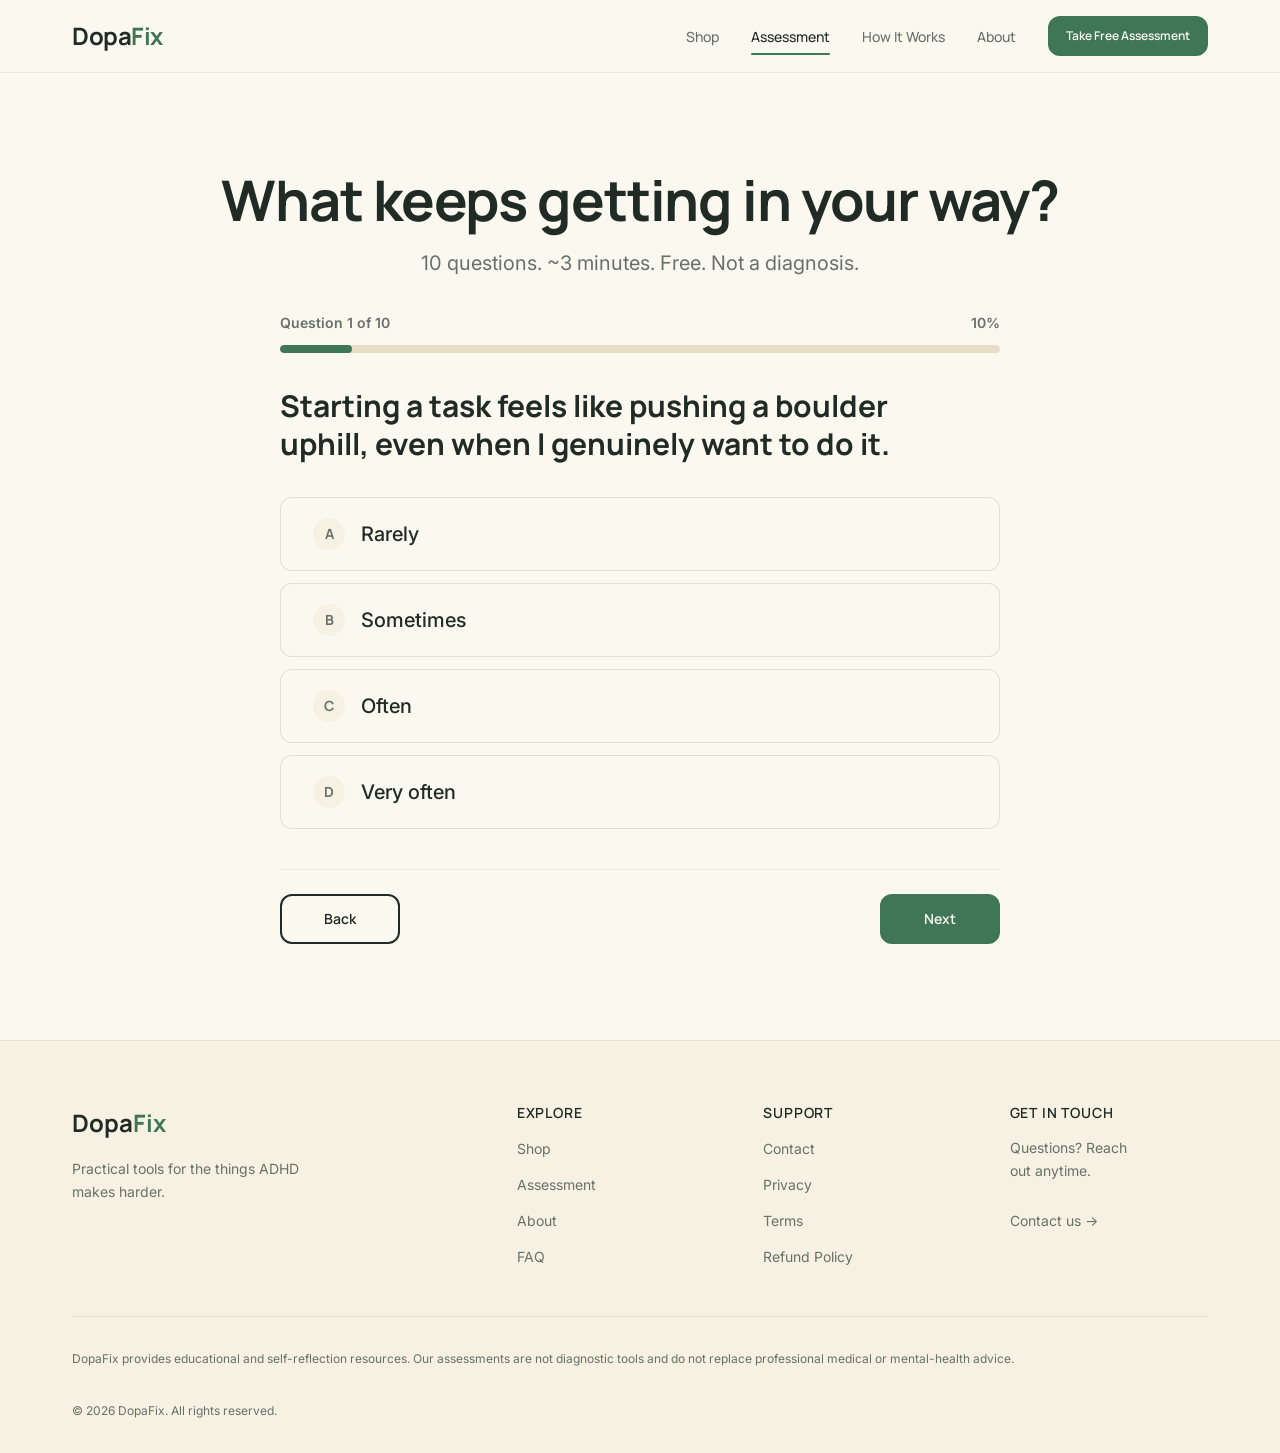
<file: results/index.html>
<!DOCTYPE html>
<html lang="en">
<head>
  <meta charset="UTF-8">
  <meta name="viewport" content="width=device-width, initial-scale=1.0">
  <title>Your Results — DopaFix</title>
  <meta name="description" content="Your DopaFix self-reflection assessment results. Understand your strongest pattern and find a practical starting point.">
  <meta property="og:title" content="Your Results — DopaFix">
  <meta property="og:description" content="Understand your strongest pattern and find a practical starting point.">
  <meta property="og:type" content="website">
  <link rel="preconnect" href="https://fonts.googleapis.com">
  <link rel="preconnect" href="https://fonts.gstatic.com" crossorigin>
  <link href="https://fonts.googleapis.com/css2?family=Inter:wght@400;500;600&family=Manrope:wght@500;600;700;800&display=swap" rel="stylesheet">
  <link rel="stylesheet" href="/assets/css/variables.css">
  <link rel="stylesheet" href="/assets/css/reset.css">
  <link rel="stylesheet" href="/assets/css/base.css">
  <link rel="stylesheet" href="/assets/css/components.css">
  <link rel="stylesheet" href="/assets/css/pages.css">
  <link rel="stylesheet" href="/assets/css/responsive.css">
  <style>
    .js-scroll-top { opacity:0; transform:translateY(20px); pointer-events:none; transition:all var(--transition-base); }
    .js-scroll-top.is-visible { opacity:1; transform:translateY(0); pointer-events:auto; }
  </style>
</head>
<body>

  <!-- Header -->
  <header class="site-header js-site-header">
    <div class="container">
      <div class="site-header__inner">
        <a href="/" class="site-logo" aria-label="DopaFix Home">Dopa<span>Fix</span></a>
        <nav class="site-nav" aria-label="Main">
          <a href="/shop/" class="site-nav__link">Shop</a>
          <a href="/assessment/" class="site-nav__link is-active">Assessment</a>
          <a href="/#how-it-works" class="site-nav__link">How It Works</a>
          <a href="/about/" class="site-nav__link">About</a>
          <a href="/assessment/" class="btn btn--primary btn--small">Take Free Assessment</a>
        </nav>
        <button class="mobile-menu-toggle js-menu-toggle" aria-label="Open menu" aria-expanded="false">
          <span class="mobile-menu-toggle__bar"></span>
        </button>
      </div>
    </div>
    <nav class="mobile-nav js-mobile-nav" aria-label="Mobile">
      <div class="mobile-nav__list">
        <a href="/shop/" class="mobile-nav__link">Shop</a>
        <a href="/assessment/" class="mobile-nav__link is-active">Assessment</a>
        <a href="/#how-it-works" class="mobile-nav__link">How It Works</a>
        <a href="/about/" class="mobile-nav__link">About</a>
        <a href="/assessment/" class="btn btn--primary btn--full mobile-nav__cta">Take Free Assessment</a>
      </div>
    </nav>
  </header>

  <main>

    <!-- Page Header -->
    <header class="page-header" style="padding-bottom:var(--space-8);">
      <div class="container">
        <h1 class="page-header__title">Your Assessment Results</h1>
        <p class="page-header__desc">A snapshot of where friction shows up most in your day.</p>
      </div>
    </header>

    <!-- Results -->
    <section class="section section--tight" style="padding-top:0;">
      <div class="container container--narrow">

        <!-- Pattern -->
        <div class="results__pattern">
          <div class="results__pattern-label">Your strongest pattern</div>
          <h2 class="results__pattern-title js-result-title">Loading...</h2>
          <p class="results__pattern-desc js-result-desc">Loading...</p>
        </div>

        <!-- Looks Like -->
        <div class="results__looks-like">
          <h3 class="results__looks-like-title">This can look like</h3>
          <ul class="results__list js-result-looks">
            <!-- Injected by JS -->
          </ul>
        </div>

        <!-- Suggestion -->
        <div class="results__suggestion">
          <div class="results__suggestion-label">Your suggested starting point</div>
          <h3 class="results__suggestion-title js-suggestion-title">The Newly Diagnosed ADHD Roadmap</h3>
          <p class="results__suggestion-desc js-suggestion-desc">A practical roadmap designed to help you understand your patterns and build systems that work with your brain.</p>
          <a href="/product/" class="btn" style="background:var(--color-text-inverse);color:var(--color-primary);border-color:var(--color-text-inverse);">Explore This Tool</a>
        </div>

        <!-- Actions -->
        <div class="results__actions">
          <a href="/shop/" class="btn btn--secondary">Browse All Tools</a>
          <a href="/assessment/" class="btn btn--ghost">Retake Assessment</a>
        </div>

        <!-- Disclaimer -->
        <div class="results__disclaimer">
          <div class="notice notice--info">
            This assessment is for educational and self-reflection purposes only. It is not a diagnostic tool and does not replace professional medical or mental-health advice.
          </div>
        </div>

      </div>
    </section>

  </main>

  <!-- Footer -->
  <footer class="site-footer">
    <div class="container">
      <div class="site-footer__grid">
        <div class="site-footer__brand">
          <div class="site-footer__logo">Dopa<span>Fix</span></div>
          <p class="site-footer__tagline">Practical tools for the things ADHD makes harder.</p>
        </div>
        <div>
          <h3 class="site-footer__heading">Explore</h3>
          <ul class="site-footer__links">
            <li><a href="/shop/" class="site-footer__link">Shop</a></li>
            <li><a href="/assessment/" class="site-footer__link">Assessment</a></li>
            <li><a href="/about/" class="site-footer__link">About</a></li>
            <li><a href="/faq/" class="site-footer__link">FAQ</a></li>
          </ul>
        </div>
        <div>
          <h3 class="site-footer__heading">Support</h3>
          <ul class="site-footer__links">
            <li><a href="/contact/" class="site-footer__link">Contact</a></li>
            <li><a href="/privacy/" class="site-footer__link">Privacy</a></li>
            <li><a href="/terms/" class="site-footer__link">Terms</a></li>
            <li><a href="/refund/" class="site-footer__link">Refund Policy</a></li>
          </ul>
        </div>
        <div>
          <h3 class="site-footer__heading">Get in touch</h3>
          <p class="site-footer__tagline" style="margin-top:var(--space-3);">Questions? Reach out anytime.</p>
          <a href="/contact/" class="site-footer__link" style="margin-top:var(--space-3);display:inline-block;">Contact us →</a>
        </div>
      </div>
      <div class="site-footer__bottom">
        <p class="site-footer__legal">
          DopaFix provides educational and self-reflection resources. Our assessments are not diagnostic tools and do not replace professional medical or mental-health advice.
        </p>
        <p class="site-footer__legal">© 2026 DopaFix. All rights reserved.</p>
      </div>
    </div>
  </footer>

  <!-- Scroll to top -->
  <button class="js-scroll-top" aria-label="Scroll to top" aria-hidden="true" style="position:fixed;bottom:24px;right:24px;width:48px;height:48px;border-radius:50%;background:var(--color-primary);color:var(--color-text-inverse);border:none;box-shadow:var(--shadow-lg);cursor:pointer;z-index:var(--z-sticky);display:flex;align-items:center;justify-content:center;">
    <svg width="20" height="20" viewBox="0 0 24 24" fill="none" stroke="currentColor" stroke-width="2.5" stroke-linecap="round" stroke-linejoin="round"><path d="M18 15l-6-6-6 6"/></svg>
  </button>

  <script src="/assets/js/app.js"></script>
  <script src="/assets/js/navigation.js"></script>
  <script>
    (function () {
      'use strict';

      var resultData = {
        'task-initiation': {
          title: 'Task Initiation',
          desc: 'You may find that the hardest part isn\'t knowing what needs to happen. It\'s crossing the gap between intention and action.',
          looks: [
            'Putting off small tasks even when they would take less than five minutes',
            'Waiting for urgency or a deadline before you can start',
            'Thinking about a task repeatedly without actually beginning it',
            'Feeling overwhelmed by the first step, even when you know the steps'
          ]
        },
        'time': {
          title: 'Time Awareness',
          desc: 'Time may feel slippery — hard to sense passing, hard to estimate, and hard to protect.',
          looks: [
            'Losing track of hours while focused on something',
            'Chronically running late despite good intentions',
            'Underestimating how long tasks take, even familiar ones',
            'Feeling surprised when a deadline arrives'
          ]
        },
        'attention': {
          title: 'Sustained Attention',
          desc: 'You start with focus but it drifts, or the environment pulls it away faster than you can protect it.',
          looks: [
            'Reading the same paragraph three times without absorbing it',
            'Leaving tasks half-finished and moving to something else',
            'Getting pulled into side tasks without deciding to switch',
            'Forgetting what you were doing in the middle of doing it'
          ]
        },
        'organization': {
          title: 'Organization & Overwhelm',
          desc: 'The mental load of keeping things in order feels heavier than it should, and the clutter creates more friction.',
          looks: [
            'Piles of unfinished tasks that keep growing',
            'Losing important items even though you "just had them"',
            'Feeling paralyzed by a to-do list that isn\'t objectively that long',
            'Starting new organizational systems and abandoning them within days'
          ]
        },
        'distraction': {
          title: 'Digital Distraction',
          desc: 'Your attention is hijacked by devices, notifications, and the pull of easy stimulation.',
          looks: [
            'Picking up your phone without remembering deciding to do so',
            'Falling into app loops that consume far more time than intended',
            'Difficulty returning to a task after a single notification',
            'Feeling guilty about screen time but unsure how to change it'
          ]
        },
        'transitions': {
          title: 'Transitions',
          desc: 'Moving from one thing to another — tasks, places, or mental states — creates friction that others don\'t seem to feel.',
          looks: [
            'Staying in one activity far longer than planned because switching feels hard',
            'Dreading the next thing even when it\'s something you enjoy',
            'Needing a long wind-up period before you can begin something new',
            'Feeling disoriented or irritable after a forced switch'
          ]
        },
        'emotional-regulation': {
          title: 'Emotional Regulation',
          desc: 'Emotions arrive fast and hit hard, making it difficult to respond the way you intend.',
          looks: [
            'Frustration escalating from zero to ten in seconds',
            'Feeling flooded by setbacks that seem small in retrospect',
            'Difficulty calming down once an emotion has been triggered',
            'Emotional reactions that feel out of proportion to the situation'
          ]
        }
      };

      var stored = localStorage.getItem('dopafix_assessment_result');
      if (!stored) {
        window.location.href = '/assessment/';
        return;
      }

      var result;
      try {
        result = JSON.parse(stored);
      } catch (e) {
        window.location.href = '/assessment/';
        return;
      }

      var category = result.topCategory || 'task-initiation';
      var data = resultData[category] || resultData['task-initiation'];

      document.querySelector('.js-result-title').textContent = data.title;
      document.querySelector('.js-result-desc').textContent = data.desc;

      var looksList = document.querySelector('.js-result-looks');
      looksList.innerHTML = '';
      data.looks.forEach(function (item) {
        var li = document.createElement('li');
        li.className = 'results__list-item';
        li.innerHTML = '<span class="results__list-bullet"></span><span>' + item + '</span>';
        looksList.appendChild(li);
      });
    })();
  </script>
</body>
</html>
</file>
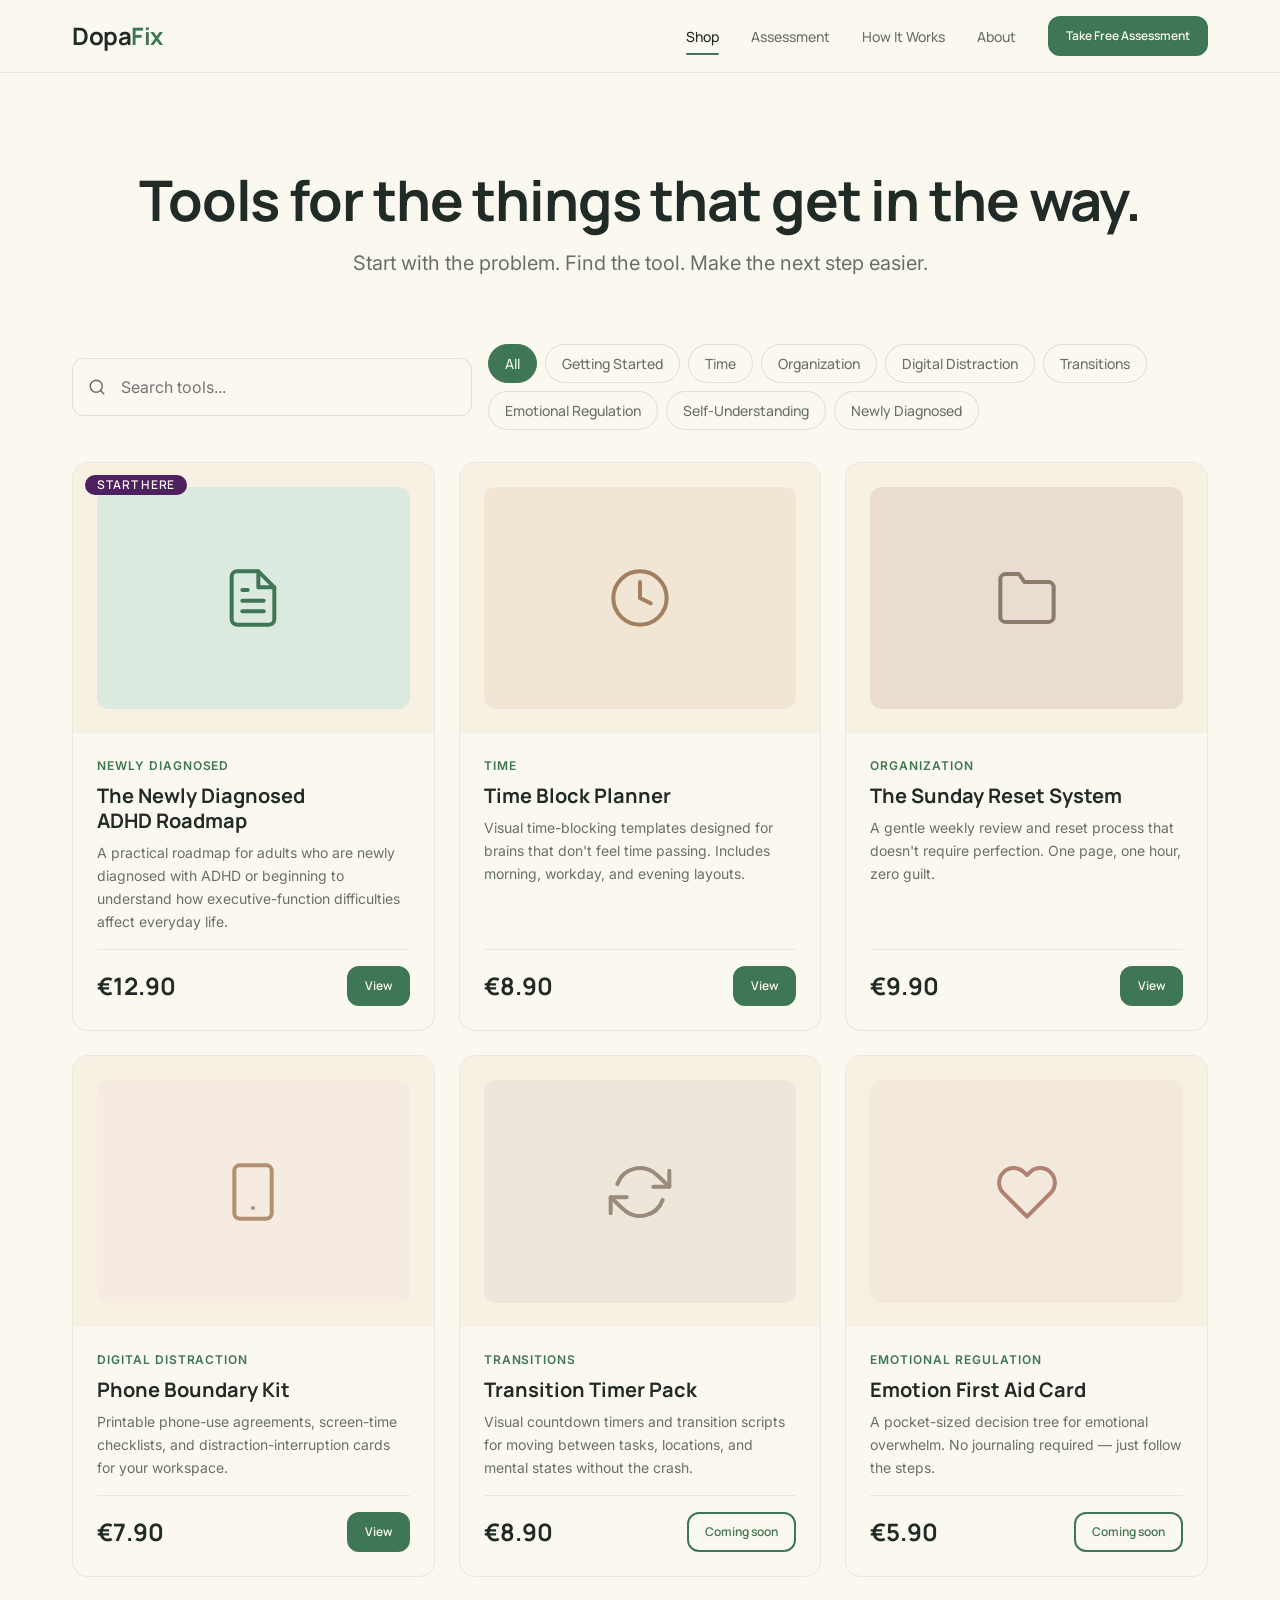
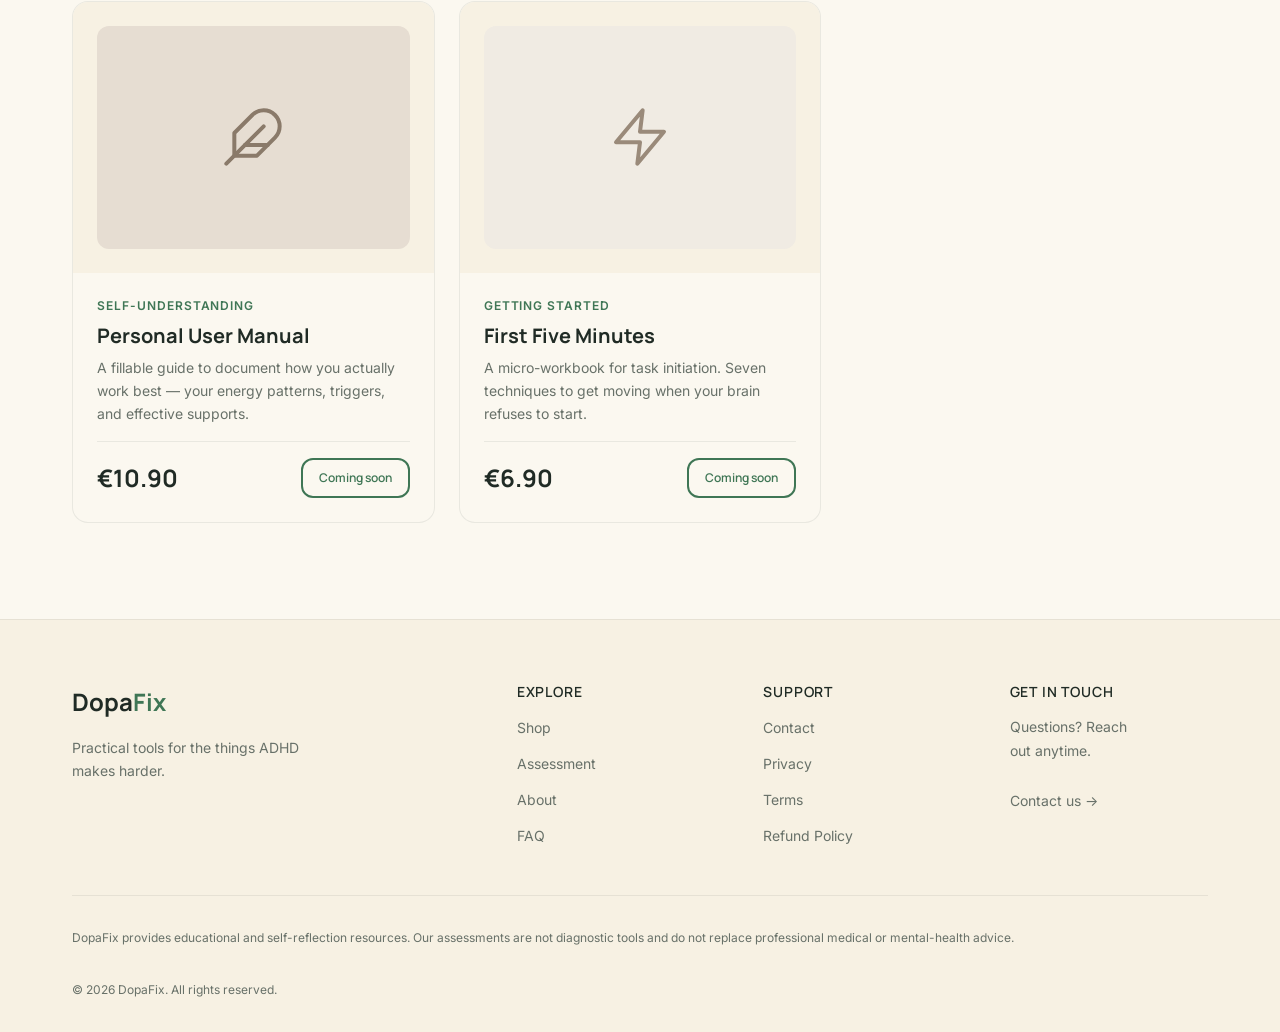
<file: shop/index.html>
<!DOCTYPE html>
<html lang="en">
<head>
  <meta charset="UTF-8">
  <meta name="viewport" content="width=device-width, initial-scale=1.0">
  <title>Shop — DopaFix</title>
  <meta name="description" content="Practical digital tools for attention, organization, procrastination, time, transitions and everyday executive functioning.">
  <meta property="og:title" content="Shop — DopaFix">
  <meta property="og:description" content="Tools for the things that get in the way.">
  <meta property="og:type" content="website">
  <link rel="preconnect" href="https://fonts.googleapis.com">
  <link rel="preconnect" href="https://fonts.gstatic.com" crossorigin>
  <link href="https://fonts.googleapis.com/css2?family=Inter:wght@400;500;600&family=Manrope:wght@500;600;700;800&display=swap" rel="stylesheet">
  <link rel="stylesheet" href="/assets/css/variables.css">
  <link rel="stylesheet" href="/assets/css/reset.css">
  <link rel="stylesheet" href="/assets/css/base.css">
  <link rel="stylesheet" href="/assets/css/components.css">
  <link rel="stylesheet" href="/assets/css/pages.css">
  <link rel="stylesheet" href="/assets/css/responsive.css">
  <style>
    .js-scroll-top { opacity:0; transform:translateY(20px); pointer-events:none; transition:all var(--transition-base); }
    .js-scroll-top.is-visible { opacity:1; transform:translateY(0); pointer-events:auto; }
  </style>
</head>
<body>

  <!-- Header -->
  <header class="site-header js-site-header">
    <div class="container">
      <div class="site-header__inner">
        <a href="/" class="site-logo" aria-label="DopaFix Home">Dopa<span>Fix</span></a>
        <nav class="site-nav" aria-label="Main">
          <a href="/shop/" class="site-nav__link is-active">Shop</a>
          <a href="/assessment/" class="site-nav__link">Assessment</a>
          <a href="/#how-it-works" class="site-nav__link">How It Works</a>
          <a href="/about/" class="site-nav__link">About</a>
          <a href="/assessment/" class="btn btn--primary btn--small">Take Free Assessment</a>
        </nav>
        <button type="button" class="mobile-menu-toggle js-menu-toggle" aria-label="Open menu" aria-expanded="false">
          <span class="mobile-menu-toggle__bar"></span>
        </button>
      </div>
    </div>
    <nav class="mobile-nav js-mobile-nav" aria-label="Mobile">
      <div class="mobile-nav__list">
        <a href="/shop/" class="mobile-nav__link is-active">Shop</a>
        <a href="/assessment/" class="mobile-nav__link">Assessment</a>
        <a href="/#how-it-works" class="mobile-nav__link">How It Works</a>
        <a href="/about/" class="mobile-nav__link">About</a>
        <a href="/assessment/" class="btn btn--primary btn--full mobile-nav__cta">Take Free Assessment</a>
      </div>
    </nav>
  </header>

  <main>

    <!-- Page Header -->
    <header class="page-header">
      <div class="container">
        <h1 class="page-header__title">Tools for the things that get in the way.</h1>
        <p class="page-header__desc">Start with the problem. Find the tool. Make the next step easier.</p>
      </div>
    </header>

    <!-- Shop -->
    <section class="section section--tight" style="padding-top:0;">
      <div class="container">

        <!-- Toolbar -->
        <div class="shop__toolbar">
          <div class="search-input shop__search">
            <svg class="search-input__icon" width="18" height="18" viewBox="0 0 24 24" fill="none" stroke="currentColor" stroke-width="2" stroke-linecap="round" stroke-linejoin="round"><circle cx="11" cy="11" r="8"/><line x1="21" y1="21" x2="16.65" y2="16.65"/></svg>
            <input type="text" class="search-input__field js-shop-search" placeholder="Search tools..." aria-label="Search tools">
          </div>
          <div class="filter-chips js-filter-chips">
            <button type="button" class="filter-chip is-active" data-filter="all">All</button>
            <button type="button" class="filter-chip" data-filter="getting-started">Getting Started</button>
            <button type="button" class="filter-chip" data-filter="time">Time</button>
            <button type="button" class="filter-chip" data-filter="organization">Organization</button>
            <button type="button" class="filter-chip" data-filter="digital-distraction">Digital Distraction</button>
            <button type="button" class="filter-chip" data-filter="transitions">Transitions</button>
            <button type="button" class="filter-chip" data-filter="emotional-regulation">Emotional Regulation</button>
            <button type="button" class="filter-chip" data-filter="self-understanding">Self-Understanding</button>
            <button type="button" class="filter-chip" data-filter="newly-diagnosed">Newly Diagnosed</button>
          </div>
        </div>

        <!-- Product Grid -->
        <div class="shop__grid js-shop-grid">

          <!-- Product 1 -->
          <article class="product-card" data-category="newly-diagnosed getting-started">
            <div class="product-card__image">
              <div style="width:100%;height:100%;display:flex;align-items:center;justify-content:center;background:var(--color-primary-light);border-radius:var(--radius-md);">
                <svg width="64" height="64" viewBox="0 0 24 24" fill="none" stroke="var(--color-primary)" stroke-width="1.5" stroke-linecap="round" stroke-linejoin="round"><path d="M14 2H6a2 2 0 00-2 2v16a2 2 0 002 2h12a2 2 0 002-2V8z"/><polyline points="14 2 14 8 20 8"/><line x1="16" y1="13" x2="8" y2="13"/><line x1="16" y1="17" x2="8" y2="17"/><polyline points="10 9 9 9 8 9"/></svg>
              </div>
              <span class="badge badge--accent" style="position:absolute;top:var(--space-3);left:var(--space-3);">Start here</span>
            </div>
            <div class="product-card__content">
              <span class="product-card__category">Newly Diagnosed</span>
              <h2 class="product-card__title">The Newly Diagnosed ADHD Roadmap</h2>
              <p class="product-card__desc">A practical roadmap for adults who are newly diagnosed with ADHD or beginning to understand how executive-function difficulties affect everyday life.</p>
              <div class="product-card__footer">
                <span class="product-card__price">€12.90</span>
                <a href="/products/adhd-roadmap.html" class="btn btn--primary btn--small">View</a>
              </div>
            </div>
          </article>

          <!-- Product 2 -->
          <article class="product-card" data-category="time">
            <div class="product-card__image">
              <div style="width:100%;height:100%;display:flex;align-items:center;justify-content:center;background:#f0e6d3;border-radius:var(--radius-md);">
                <svg width="64" height="64" viewBox="0 0 24 24" fill="none" stroke="#a08060" stroke-width="1.5" stroke-linecap="round" stroke-linejoin="round"><circle cx="12" cy="12" r="10"/><polyline points="12 6 12 12 16 14"/></svg>
              </div>
            </div>
            <div class="product-card__content">
              <span class="product-card__category">Time</span>
              <h2 class="product-card__title">Time Block Planner</h2>
              <p class="product-card__desc">Visual time-blocking templates designed for brains that don't feel time passing. Includes morning, workday, and evening layouts.</p>
              <div class="product-card__footer">
                <span class="product-card__price">€8.90</span>
                <a href="/products/time_block_planner.html" class="btn btn--primary btn--small">View</a>
              </div>
            </div>
          </article>

          <!-- Product 3 -->
          <article class="product-card" data-category="organization">
            <div class="product-card__image">
              <div style="width:100%;height:100%;display:flex;align-items:center;justify-content:center;background:#e8ddd0;border-radius:var(--radius-md);">
                <svg width="64" height="64" viewBox="0 0 24 24" fill="none" stroke="#8a7a6a" stroke-width="1.5" stroke-linecap="round" stroke-linejoin="round"><path d="M22 19a2 2 0 01-2 2H4a2 2 0 01-2-2V5a2 2 0 012-2h5l2 3h9a2 2 0 012 2z"/></svg>
              </div>
            </div>
            <div class="product-card__content">
              <span class="product-card__category">Organization</span>
              <h2 class="product-card__title">The Sunday Reset System</h2>
              <p class="product-card__desc">A gentle weekly review and reset process that doesn't require perfection. One page, one hour, zero guilt.</p>
              <div class="product-card__footer">
                <span class="product-card__price">€9.90</span>
                <a href="/products/the_sunday_reset_system.html" class="btn btn--primary btn--small">View</a>
              </div>
            </div>
          </article>

          <!-- Product 4 -->
          <article class="product-card" data-category="digital-distraction">
            <div class="product-card__image">
              <div style="width:100%;height:100%;display:flex;align-items:center;justify-content:center;background:#f5ebe0;border-radius:var(--radius-md);">
                <svg width="64" height="64" viewBox="0 0 24 24" fill="none" stroke="#b09070" stroke-width="1.5" stroke-linecap="round" stroke-linejoin="round"><rect x="5" y="2" width="14" height="20" rx="2" ry="2"/><line x1="12" y1="18" x2="12.01" y2="18"/></svg>
              </div>
            </div>
            <div class="product-card__content">
              <span class="product-card__category">Digital Distraction</span>
              <h2 class="product-card__title">Phone Boundary Kit</h2>
              <p class="product-card__desc">Printable phone-use agreements, screen-time checklists, and distraction-interruption cards for your workspace.</p>
              <div class="product-card__footer">
                <span class="product-card__price">€7.90</span>
                <a href="/products/phone_boundary_kit.html" class="btn btn--primary btn--small">View</a>
              </div>
            </div>
          </article>

          <!-- Product 5 -->
          <article class="product-card" data-category="transitions">
            <div class="product-card__image">
              <div style="width:100%;height:100%;display:flex;align-items:center;justify-content:center;background:#ede6da;border-radius:var(--radius-md);">
                <svg width="64" height="64" viewBox="0 0 24 24" fill="none" stroke="#9a8a7a" stroke-width="1.5" stroke-linecap="round" stroke-linejoin="round"><polyline points="23 4 23 10 17 10"/><polyline points="1 20 1 14 7 14"/><path d="M3.51 9a9 9 0 0114.85-3.36L23 10M1 14l4.64 4.36A9 9 0 0020.49 15"/></svg>
              </div>
            </div>
            <div class="product-card__content">
              <span class="product-card__category">Transitions</span>
              <h2 class="product-card__title">Transition Timer Pack</h2>
              <p class="product-card__desc">Visual countdown timers and transition scripts for moving between tasks, locations, and mental states without the crash.</p>
              <div class="product-card__footer">
                <span class="product-card__price">€8.90</span>
                <span class="btn btn--secondary btn--small" aria-disabled="true">Coming soon</span>
              </div>
            </div>
          </article>

          <!-- Product 6 -->
          <article class="product-card" data-category="emotional-regulation">
            <div class="product-card__image">
              <div style="width:100%;height:100%;display:flex;align-items:center;justify-content:center;background:#f2e8dc;border-radius:var(--radius-md);">
                <svg width="64" height="64" viewBox="0 0 24 24" fill="none" stroke="#b08070" stroke-width="1.5" stroke-linecap="round" stroke-linejoin="round"><path d="M20.84 4.61a5.5 5.5 0 00-7.78 0L12 5.67l-1.06-1.06a5.5 5.5 0 00-7.78 7.78l1.06 1.06L12 21.23l7.78-7.78 1.06-1.06a5.5 5.5 0 000-7.78z"/></svg>
              </div>
            </div>
            <div class="product-card__content">
              <span class="product-card__category">Emotional Regulation</span>
              <h2 class="product-card__title">Emotion First Aid Card</h2>
              <p class="product-card__desc">A pocket-sized decision tree for emotional overwhelm. No journaling required — just follow the steps.</p>
              <div class="product-card__footer">
                <span class="product-card__price">€5.90</span>
                <span class="btn btn--secondary btn--small" aria-disabled="true">Coming soon</span>
              </div>
            </div>
          </article>

          <!-- Product 7 -->
          <article class="product-card" data-category="self-understanding">
            <div class="product-card__image">
              <div style="width:100%;height:100%;display:flex;align-items:center;justify-content:center;background:#e6ddd2;border-radius:var(--radius-md);">
                <svg width="64" height="64" viewBox="0 0 24 24" fill="none" stroke="#8a7a6a" stroke-width="1.5" stroke-linecap="round" stroke-linejoin="round"><path d="M20.24 12.24a6 6 0 00-8.49-8.49L5 10.5V19h8.5z"/><line x1="16" y1="8" x2="2" y2="22"/><line x1="17.5" y1="15" x2="9" y2="15"/></svg>
              </div>
            </div>
            <div class="product-card__content">
              <span class="product-card__category">Self-Understanding</span>
              <h2 class="product-card__title">Personal User Manual</h2>
              <p class="product-card__desc">A fillable guide to document how you actually work best — your energy patterns, triggers, and effective supports.</p>
              <div class="product-card__footer">
                <span class="product-card__price">€10.90</span>
                <span class="btn btn--secondary btn--small" aria-disabled="true">Coming soon</span>
              </div>
            </div>
          </article>

          <!-- Product 8 -->
          <article class="product-card" data-category="getting-started">
            <div class="product-card__image">
              <div style="width:100%;height:100%;display:flex;align-items:center;justify-content:center;background:#f0ebe3;border-radius:var(--radius-md);">
                <svg width="64" height="64" viewBox="0 0 24 24" fill="none" stroke="#9a8a7a" stroke-width="1.5" stroke-linecap="round" stroke-linejoin="round"><polygon points="13 2 3 14 12 14 11 22 21 10 12 10 13 2"/></svg>
              </div>
            </div>
            <div class="product-card__content">
              <span class="product-card__category">Getting Started</span>
              <h2 class="product-card__title">First Five Minutes</h2>
              <p class="product-card__desc">A micro-workbook for task initiation. Seven techniques to get moving when your brain refuses to start.</p>
              <div class="product-card__footer">
                <span class="product-card__price">€6.90</span>
                <span class="btn btn--secondary btn--small" aria-disabled="true">Coming soon</span>
              </div>
            </div>
          </article>

        </div>

        <!-- Empty State -->
        <div class="shop__empty js-shop-empty" style="display:none;">
          <div class="shop__empty-title">No tools found</div>
          <p>Try a different search term or category.</p>
        </div>

      </div>
    </section>

  </main>

  <!-- Footer -->
  <footer class="site-footer">
    <div class="container">
      <div class="site-footer__grid">
        <div class="site-footer__brand">
          <div class="site-footer__logo">Dopa<span>Fix</span></div>
          <p class="site-footer__tagline">Practical tools for the things ADHD makes harder.</p>
        </div>
        <div>
          <h3 class="site-footer__heading">Explore</h3>
          <ul class="site-footer__links">
            <li><a href="/shop/" class="site-footer__link">Shop</a></li>
            <li><a href="/assessment/" class="site-footer__link">Assessment</a></li>
            <li><a href="/about/" class="site-footer__link">About</a></li>
            <li><a href="/faq/" class="site-footer__link">FAQ</a></li>
          </ul>
        </div>
        <div>
          <h3 class="site-footer__heading">Support</h3>
          <ul class="site-footer__links">
            <li><a href="/contact/" class="site-footer__link">Contact</a></li>
            <li><a href="/privacy/" class="site-footer__link">Privacy</a></li>
            <li><a href="/terms/" class="site-footer__link">Terms</a></li>
            <li><a href="/refund/" class="site-footer__link">Refund Policy</a></li>
          </ul>
        </div>
        <div>
          <h3 class="site-footer__heading">Get in touch</h3>
          <p class="site-footer__tagline" style="margin-top:var(--space-3);">Questions? Reach out anytime.</p>
          <a href="/contact/" class="site-footer__link" style="margin-top:var(--space-3);display:inline-block;">Contact us →</a>
        </div>
      </div>
      <div class="site-footer__bottom">
        <p class="site-footer__legal">
          DopaFix provides educational and self-reflection resources. Our assessments are not diagnostic tools and do not replace professional medical or mental-health advice.
        </p>
        <p class="site-footer__legal">© 2026 DopaFix. All rights reserved.</p>
      </div>
    </div>
  </footer>

  <!-- Scroll to top -->
  <button class="js-scroll-top" aria-label="Scroll to top" aria-hidden="true" style="position:fixed;bottom:24px;right:24px;width:48px;height:48px;border-radius:50%;background:var(--color-primary);color:var(--color-text-inverse);border:none;box-shadow:var(--shadow-lg);cursor:pointer;z-index:var(--z-sticky);display:flex;align-items:center;justify-content:center;">
    <svg width="20" height="20" viewBox="0 0 24 24" fill="none" stroke="currentColor" stroke-width="2.5" stroke-linecap="round" stroke-linejoin="round"><path d="M18 15l-6-6-6 6"/></svg>
  </button>

  <script src="/assets/js/app.js"></script>
  <script src="/assets/js/navigation.js"></script>
  <script src="/assets/js/shop.js"></script>
</body>
</html>
</file>
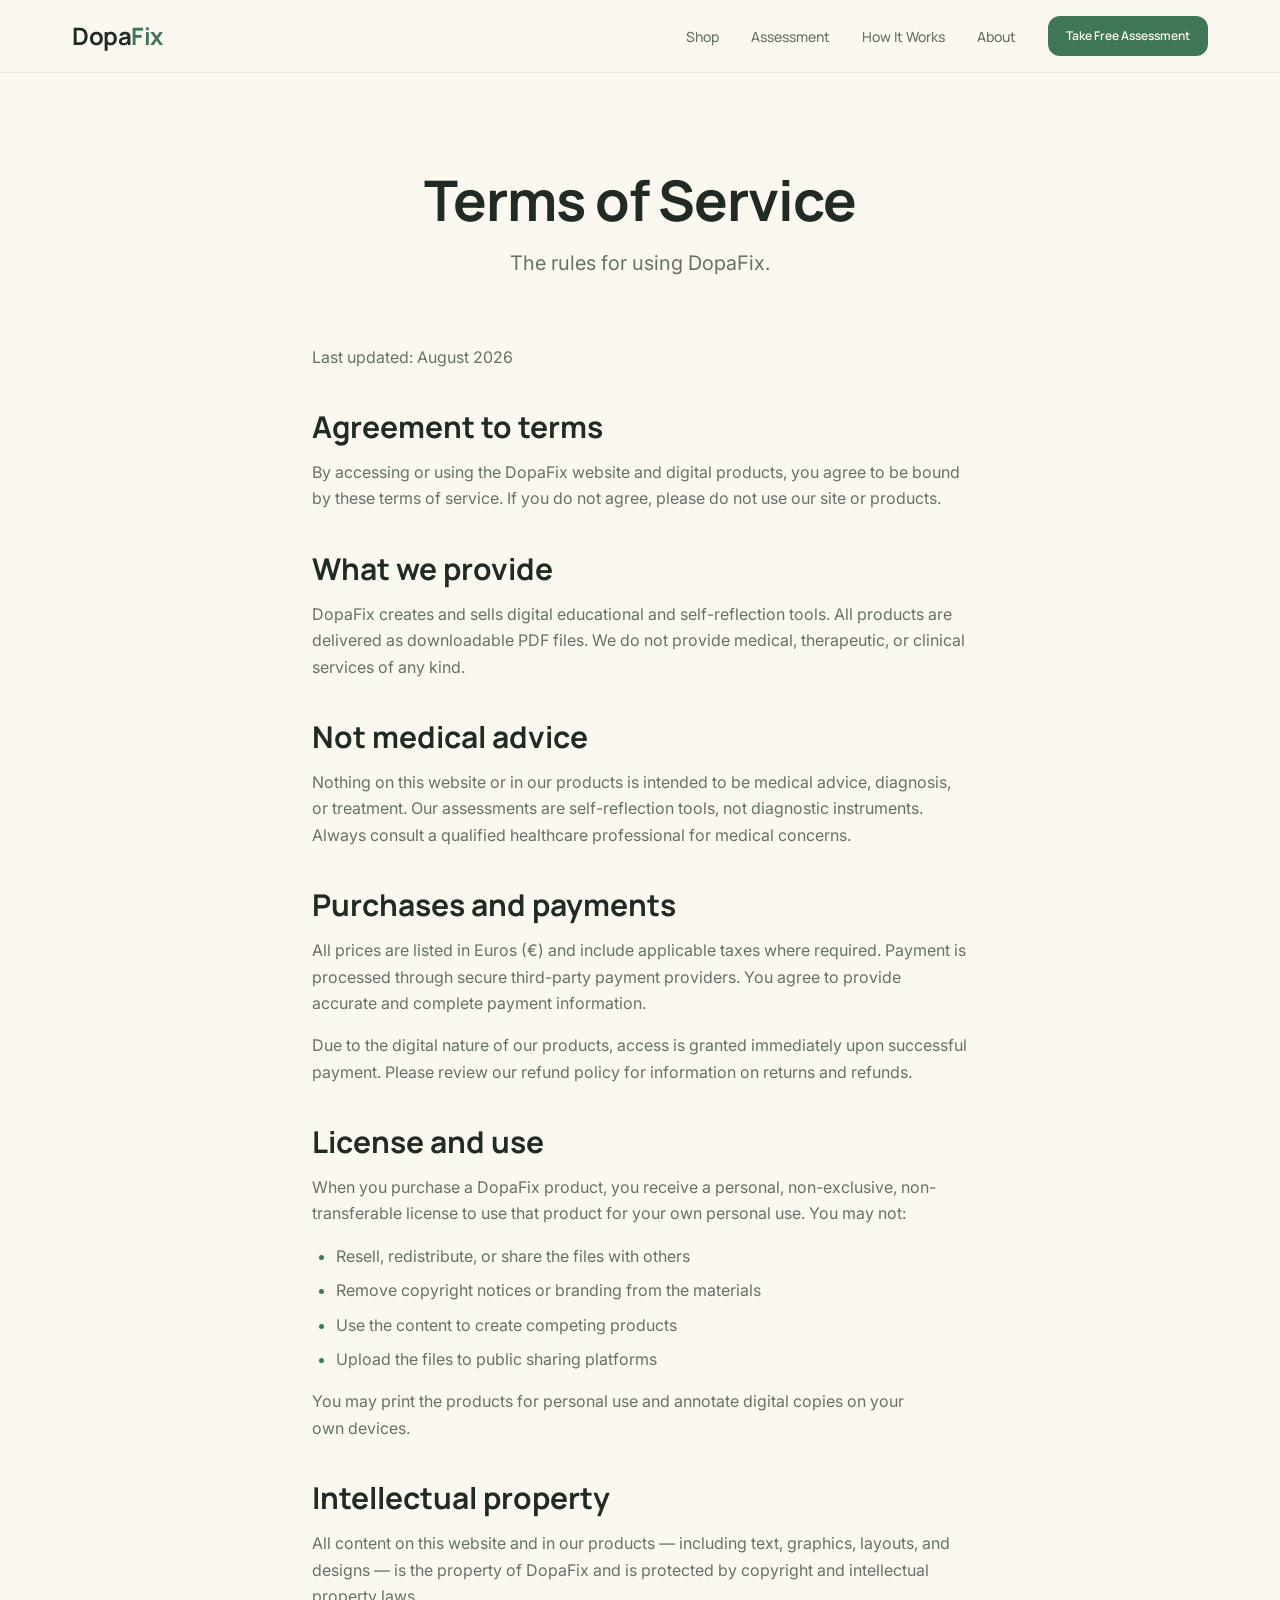
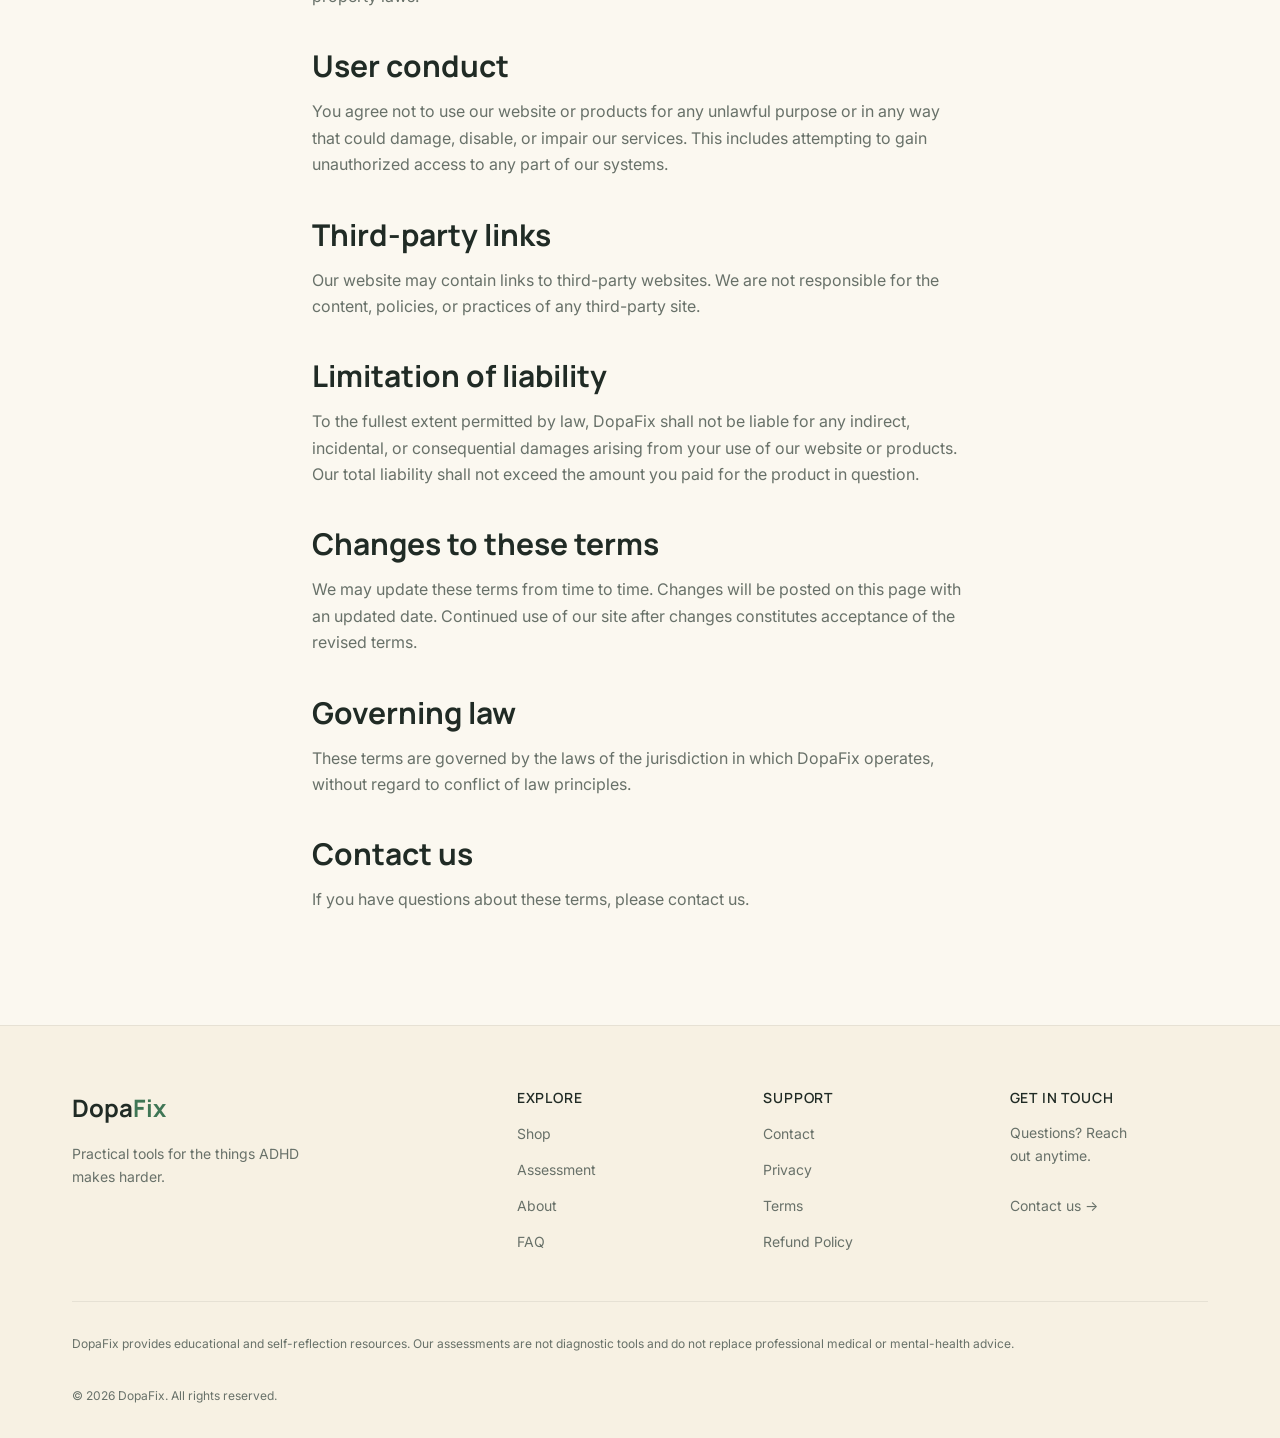
<file: terms/index.html>
<!DOCTYPE html>
<html lang="en">
<head>
  <meta charset="UTF-8">
  <meta name="viewport" content="width=device-width, initial-scale=1.0">
  <title>Terms of Service — DopaFix</title>
  <meta name="description" content="Terms of service for using DopaFix website and digital products.">
  <meta property="og:title" content="Terms of Service — DopaFix">
  <meta property="og:description" content="Terms for using DopaFix.">
  <meta property="og:type" content="website">
  <link rel="preconnect" href="https://fonts.googleapis.com">
  <link rel="preconnect" href="https://fonts.gstatic.com" crossorigin>
  <link href="https://fonts.googleapis.com/css2?family=Inter:wght@400;500;600&family=Manrope:wght@500;600;700;800&display=swap" rel="stylesheet">
  <link rel="stylesheet" href="/assets/css/variables.css">
  <link rel="stylesheet" href="/assets/css/reset.css">
  <link rel="stylesheet" href="/assets/css/base.css">
  <link rel="stylesheet" href="/assets/css/components.css">
  <link rel="stylesheet" href="/assets/css/pages.css">
  <link rel="stylesheet" href="/assets/css/responsive.css">
  <style>
    .js-scroll-top { opacity:0; transform:translateY(20px); pointer-events:none; transition:all var(--transition-base); }
    .js-scroll-top.is-visible { opacity:1; transform:translateY(0); pointer-events:auto; }
  </style>
</head>
<body>

  <!-- Header -->
  <header class="site-header js-site-header">
    <div class="container">
      <div class="site-header__inner">
        <a href="/" class="site-logo" aria-label="DopaFix Home">Dopa<span>Fix</span></a>
        <nav class="site-nav" aria-label="Main">
          <a href="/shop/" class="site-nav__link">Shop</a>
          <a href="/assessment/" class="site-nav__link">Assessment</a>
          <a href="/#how-it-works" class="site-nav__link">How It Works</a>
          <a href="/about/" class="site-nav__link">About</a>
          <a href="/assessment/" class="btn btn--primary btn--small">Take Free Assessment</a>
        </nav>
        <button class="mobile-menu-toggle js-menu-toggle" aria-label="Open menu" aria-expanded="false">
          <span class="mobile-menu-toggle__bar"></span>
        </button>
      </div>
    </div>
    <nav class="mobile-nav js-mobile-nav" aria-label="Mobile">
      <div class="mobile-nav__list">
        <a href="/shop/" class="mobile-nav__link">Shop</a>
        <a href="/assessment/" class="mobile-nav__link">Assessment</a>
        <a href="/#how-it-works" class="mobile-nav__link">How It Works</a>
        <a href="/about/" class="mobile-nav__link">About</a>
        <a href="/assessment/" class="btn btn--primary btn--full mobile-nav__cta">Take Free Assessment</a>
      </div>
    </nav>
  </header>

  <main>

    <!-- Page Header -->
    <header class="page-header">
      <div class="container">
        <h1 class="page-header__title">Terms of Service</h1>
        <p class="page-header__desc">The rules for using DopaFix.</p>
      </div>
    </header>

    <!-- Content -->
    <section class="section section--tight" style="padding-top:0;">
      <div class="container container--narrow legal__content">
        <p class="legal__date">Last updated: August 2026</p>

        <h2>Agreement to terms</h2>
        <p>By accessing or using the DopaFix website and digital products, you agree to be bound by these terms of service. If you do not agree, please do not use our site or products.</p>

        <h2>What we provide</h2>
        <p>DopaFix creates and sells digital educational and self-reflection tools. All products are delivered as downloadable PDF files. We do not provide medical, therapeutic, or clinical services of any kind.</p>

        <h2>Not medical advice</h2>
        <p>Nothing on this website or in our products is intended to be medical advice, diagnosis, or treatment. Our assessments are self-reflection tools, not diagnostic instruments. Always consult a qualified healthcare professional for medical concerns.</p>

        <h2>Purchases and payments</h2>
        <p>All prices are listed in Euros (€) and include applicable taxes where required. Payment is processed through secure third-party payment providers. You agree to provide accurate and complete payment information.</p>
        <p>Due to the digital nature of our products, access is granted immediately upon successful payment. Please review our <a href="/refund/">refund policy</a> for information on returns and refunds.</p>

        <h2>License and use</h2>
        <p>When you purchase a DopaFix product, you receive a personal, non-exclusive, non-transferable license to use that product for your own personal use. You may not:</p>
        <ul>
          <li>Resell, redistribute, or share the files with others</li>
          <li>Remove copyright notices or branding from the materials</li>
          <li>Use the content to create competing products</li>
          <li>Upload the files to public sharing platforms</li>
        </ul>
        <p>You may print the products for personal use and annotate digital copies on your own devices.</p>

        <h2>Intellectual property</h2>
        <p>All content on this website and in our products — including text, graphics, layouts, and designs — is the property of DopaFix and is protected by copyright and intellectual property laws.</p>

        <h2>User conduct</h2>
        <p>You agree not to use our website or products for any unlawful purpose or in any way that could damage, disable, or impair our services. This includes attempting to gain unauthorized access to any part of our systems.</p>

        <h2>Third-party links</h2>
        <p>Our website may contain links to third-party websites. We are not responsible for the content, policies, or practices of any third-party site.</p>

        <h2>Limitation of liability</h2>
        <p>To the fullest extent permitted by law, DopaFix shall not be liable for any indirect, incidental, or consequential damages arising from your use of our website or products. Our total liability shall not exceed the amount you paid for the product in question.</p>

        <h2>Changes to these terms</h2>
        <p>We may update these terms from time to time. Changes will be posted on this page with an updated date. Continued use of our site after changes constitutes acceptance of the revised terms.</p>

        <h2>Governing law</h2>
        <p>These terms are governed by the laws of the jurisdiction in which DopaFix operates, without regard to conflict of law principles.</p>

        <h2>Contact us</h2>
        <p>If you have questions about these terms, please <a href="/contact/">contact us</a>.</p>
      </div>
    </section>

  </main>

  <!-- Footer -->
  <footer class="site-footer">
    <div class="container">
      <div class="site-footer__grid">
        <div class="site-footer__brand">
          <div class="site-footer__logo">Dopa<span>Fix</span></div>
          <p class="site-footer__tagline">Practical tools for the things ADHD makes harder.</p>
        </div>
        <div>
          <h3 class="site-footer__heading">Explore</h3>
          <ul class="site-footer__links">
            <li><a href="/shop/" class="site-footer__link">Shop</a></li>
            <li><a href="/assessment/" class="site-footer__link">Assessment</a></li>
            <li><a href="/about/" class="site-footer__link">About</a></li>
            <li><a href="/faq/" class="site-footer__link">FAQ</a></li>
          </ul>
        </div>
        <div>
          <h3 class="site-footer__heading">Support</h3>
          <ul class="site-footer__links">
            <li><a href="/contact/" class="site-footer__link">Contact</a></li>
            <li><a href="/privacy/" class="site-footer__link">Privacy</a></li>
            <li><a href="/terms/" class="site-footer__link">Terms</a></li>
            <li><a href="/refund/" class="site-footer__link">Refund Policy</a></li>
          </ul>
        </div>
        <div>
          <h3 class="site-footer__heading">Get in touch</h3>
          <p class="site-footer__tagline" style="margin-top:var(--space-3);">Questions? Reach out anytime.</p>
          <a href="/contact/" class="site-footer__link" style="margin-top:var(--space-3);display:inline-block;">Contact us →</a>
        </div>
      </div>
      <div class="site-footer__bottom">
        <p class="site-footer__legal">
          DopaFix provides educational and self-reflection resources. Our assessments are not diagnostic tools and do not replace professional medical or mental-health advice.
        </p>
        <p class="site-footer__legal">© 2026 DopaFix. All rights reserved.</p>
      </div>
    </div>
  </footer>

  <!-- Scroll to top -->
  <button class="js-scroll-top" aria-label="Scroll to top" aria-hidden="true" style="position:fixed;bottom:24px;right:24px;width:48px;height:48px;border-radius:50%;background:var(--color-primary);color:var(--color-text-inverse);border:none;box-shadow:var(--shadow-lg);cursor:pointer;z-index:var(--z-sticky);display:flex;align-items:center;justify-content:center;">
    <svg width="20" height="20" viewBox="0 0 24 24" fill="none" stroke="currentColor" stroke-width="2.5" stroke-linecap="round" stroke-linejoin="round"><path d="M18 15l-6-6-6 6"/></svg>
  </button>

  <script src="/assets/js/app.js"></script>
  <script src="/assets/js/navigation.js"></script>
</body>
</html>
</file>
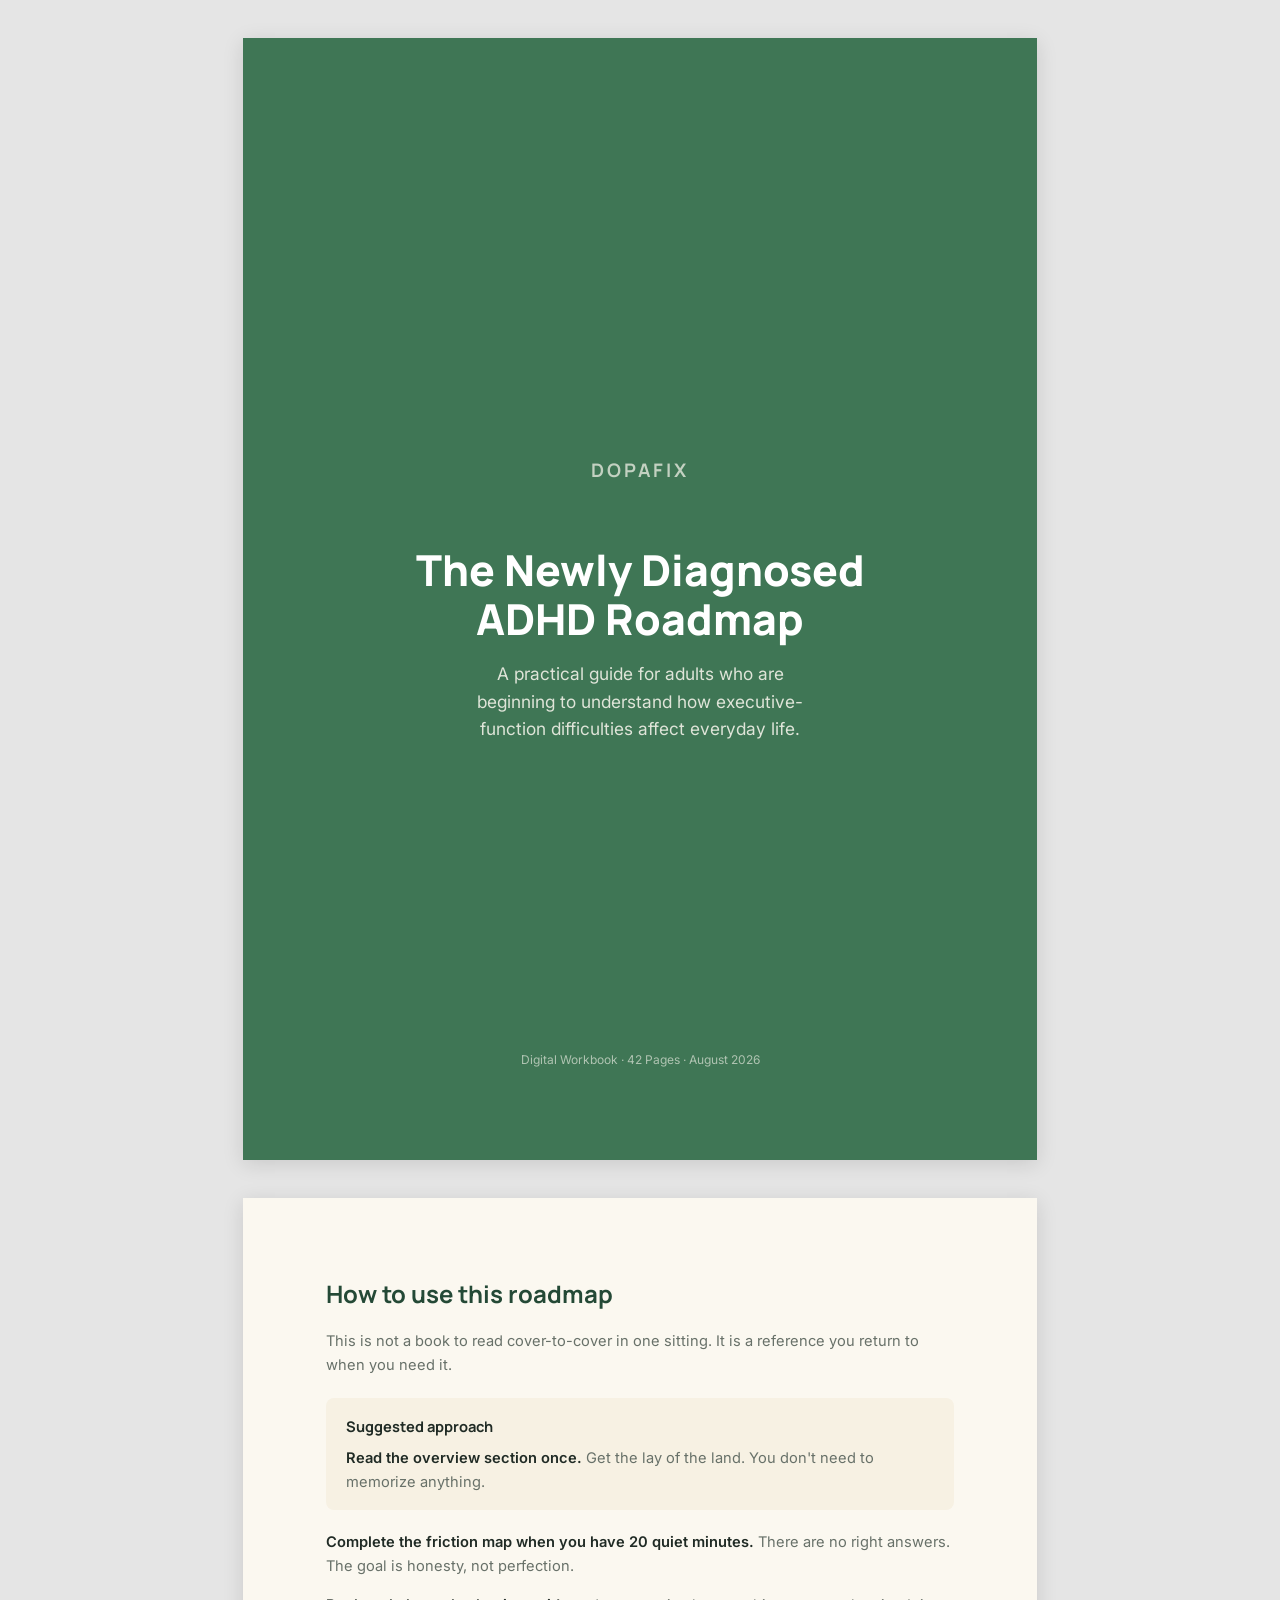
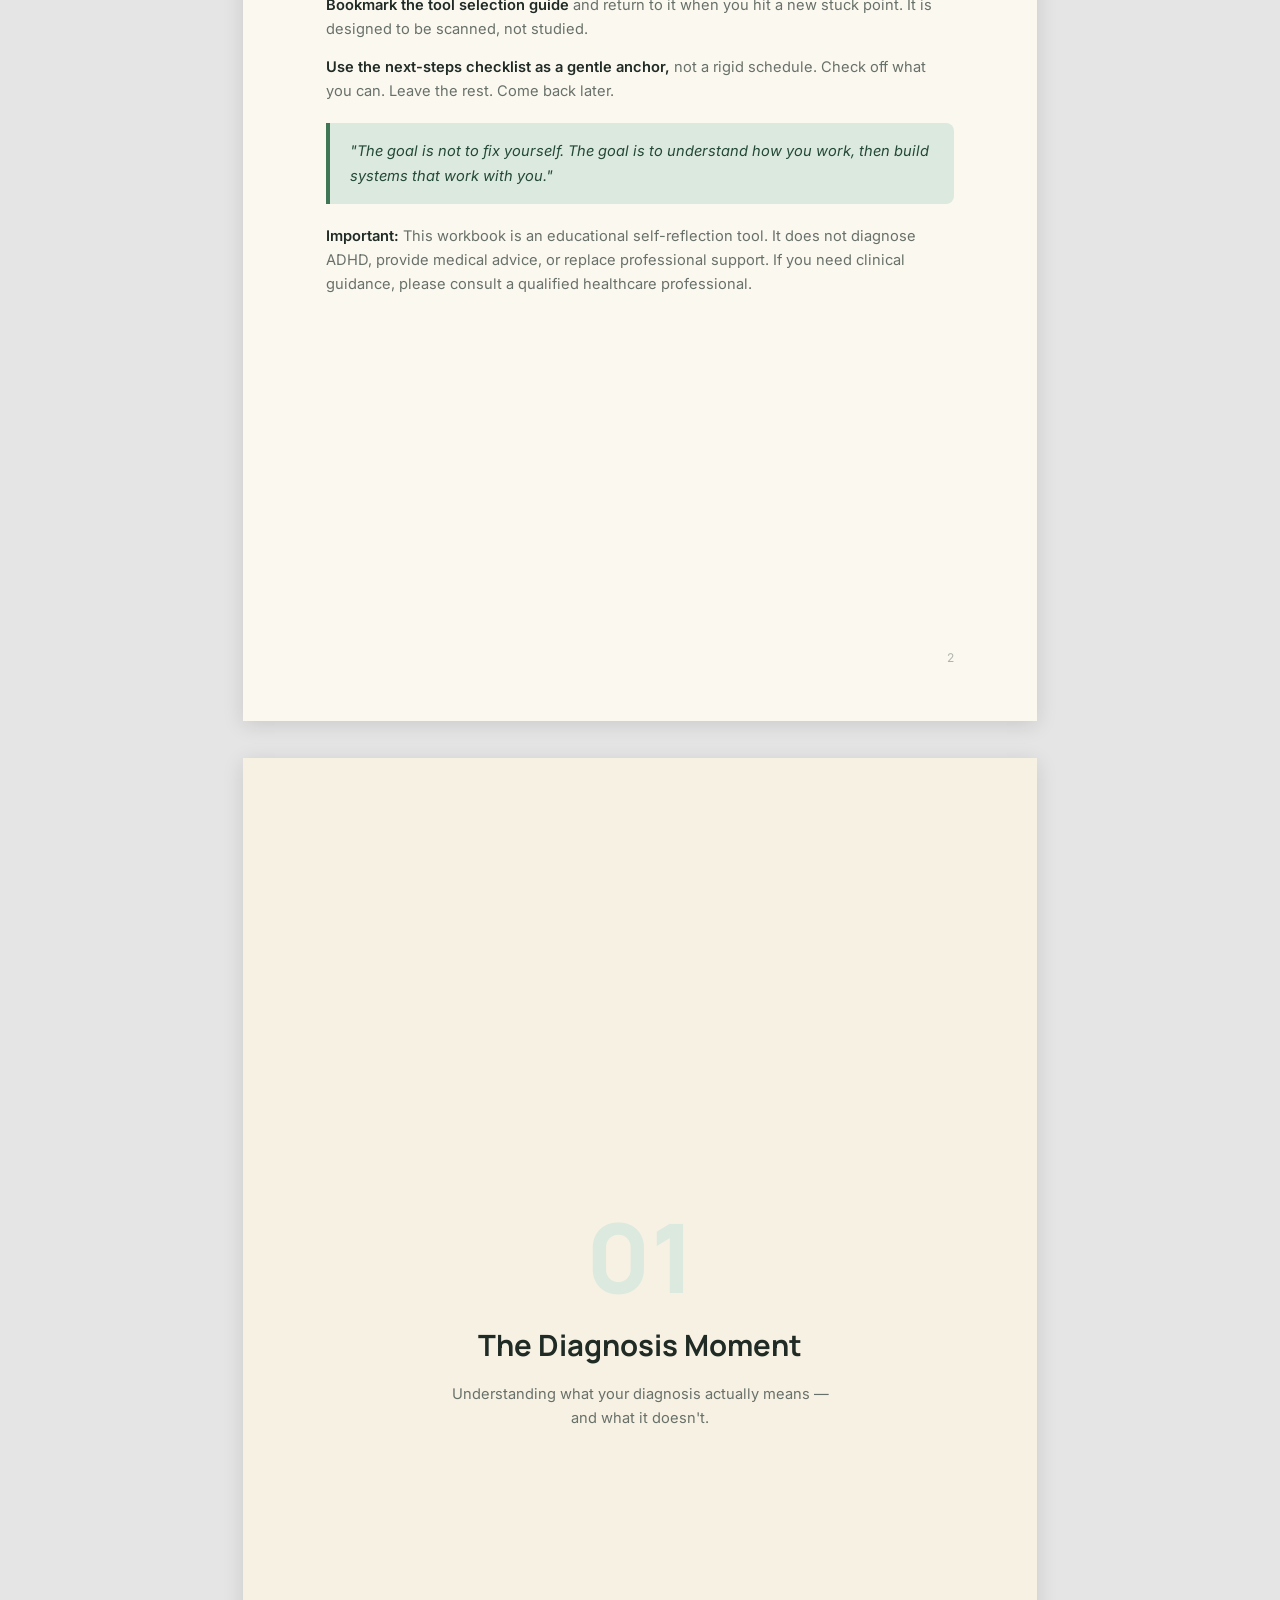
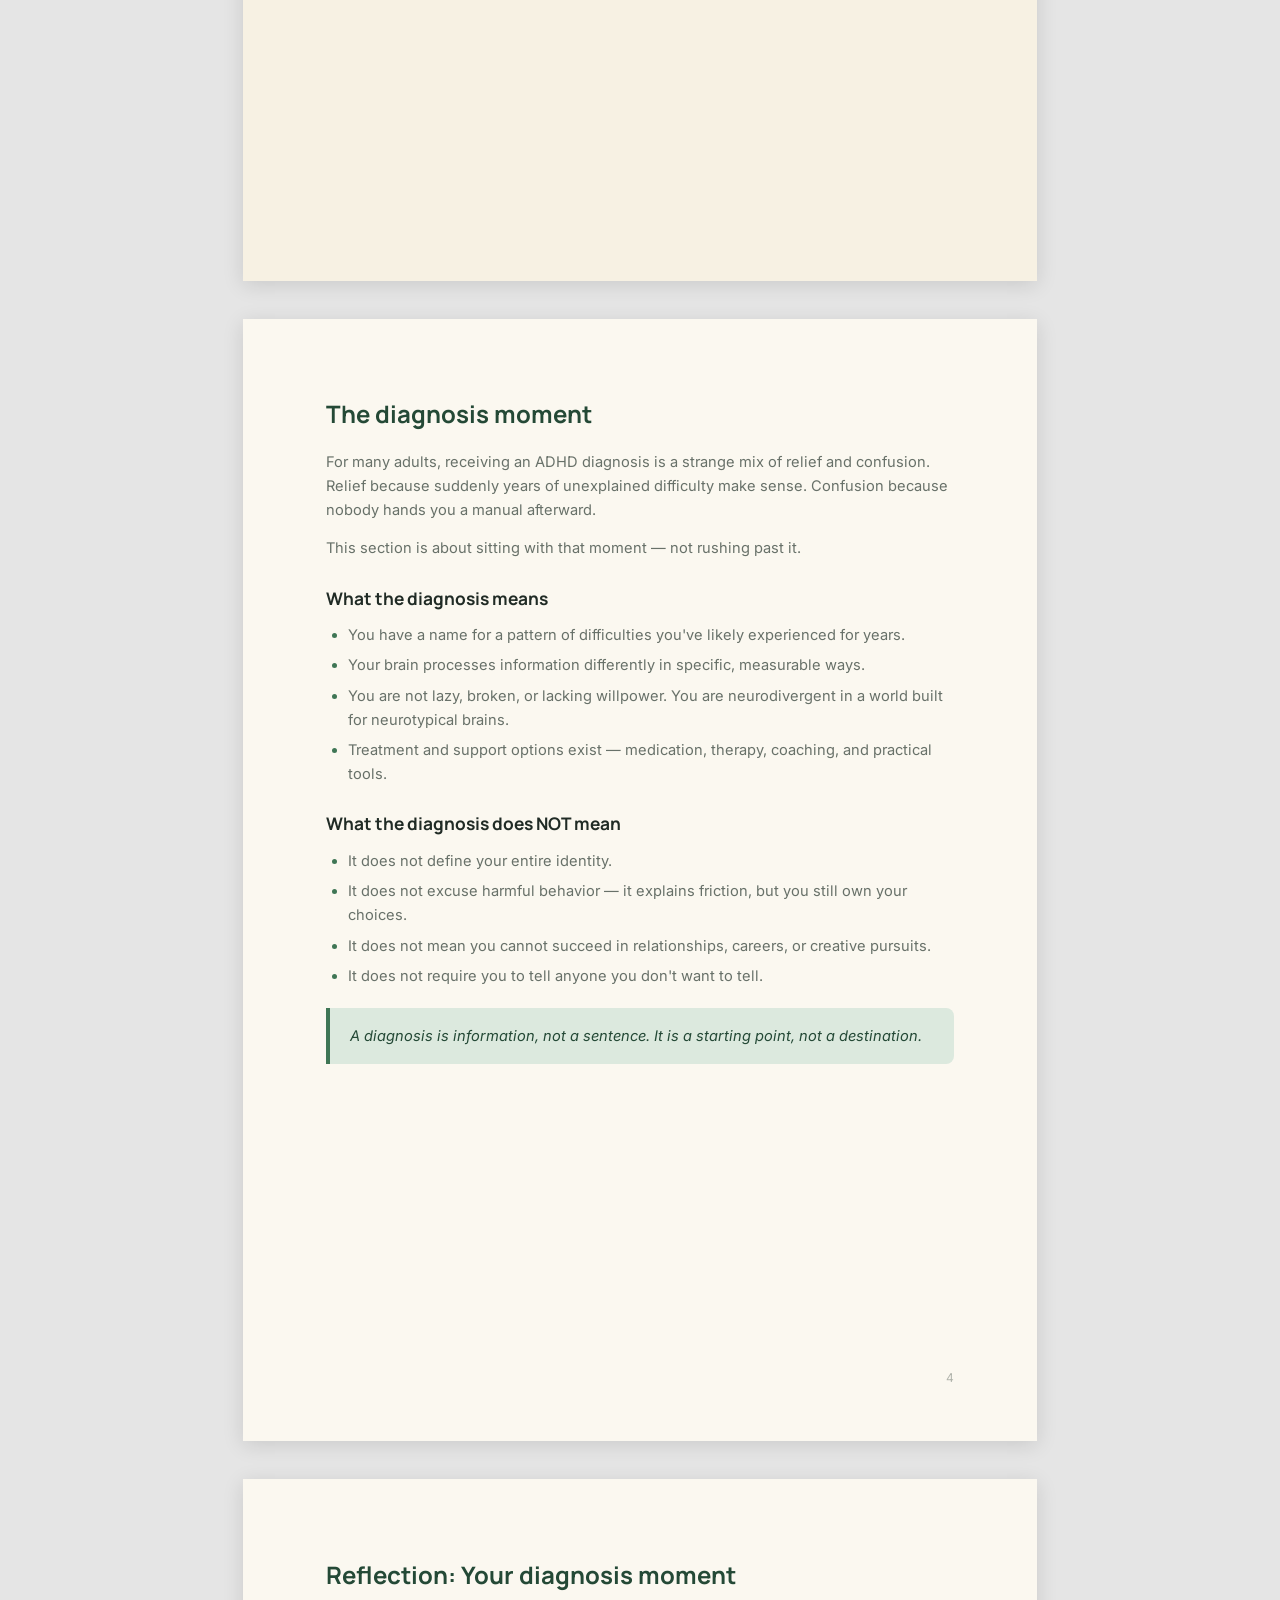
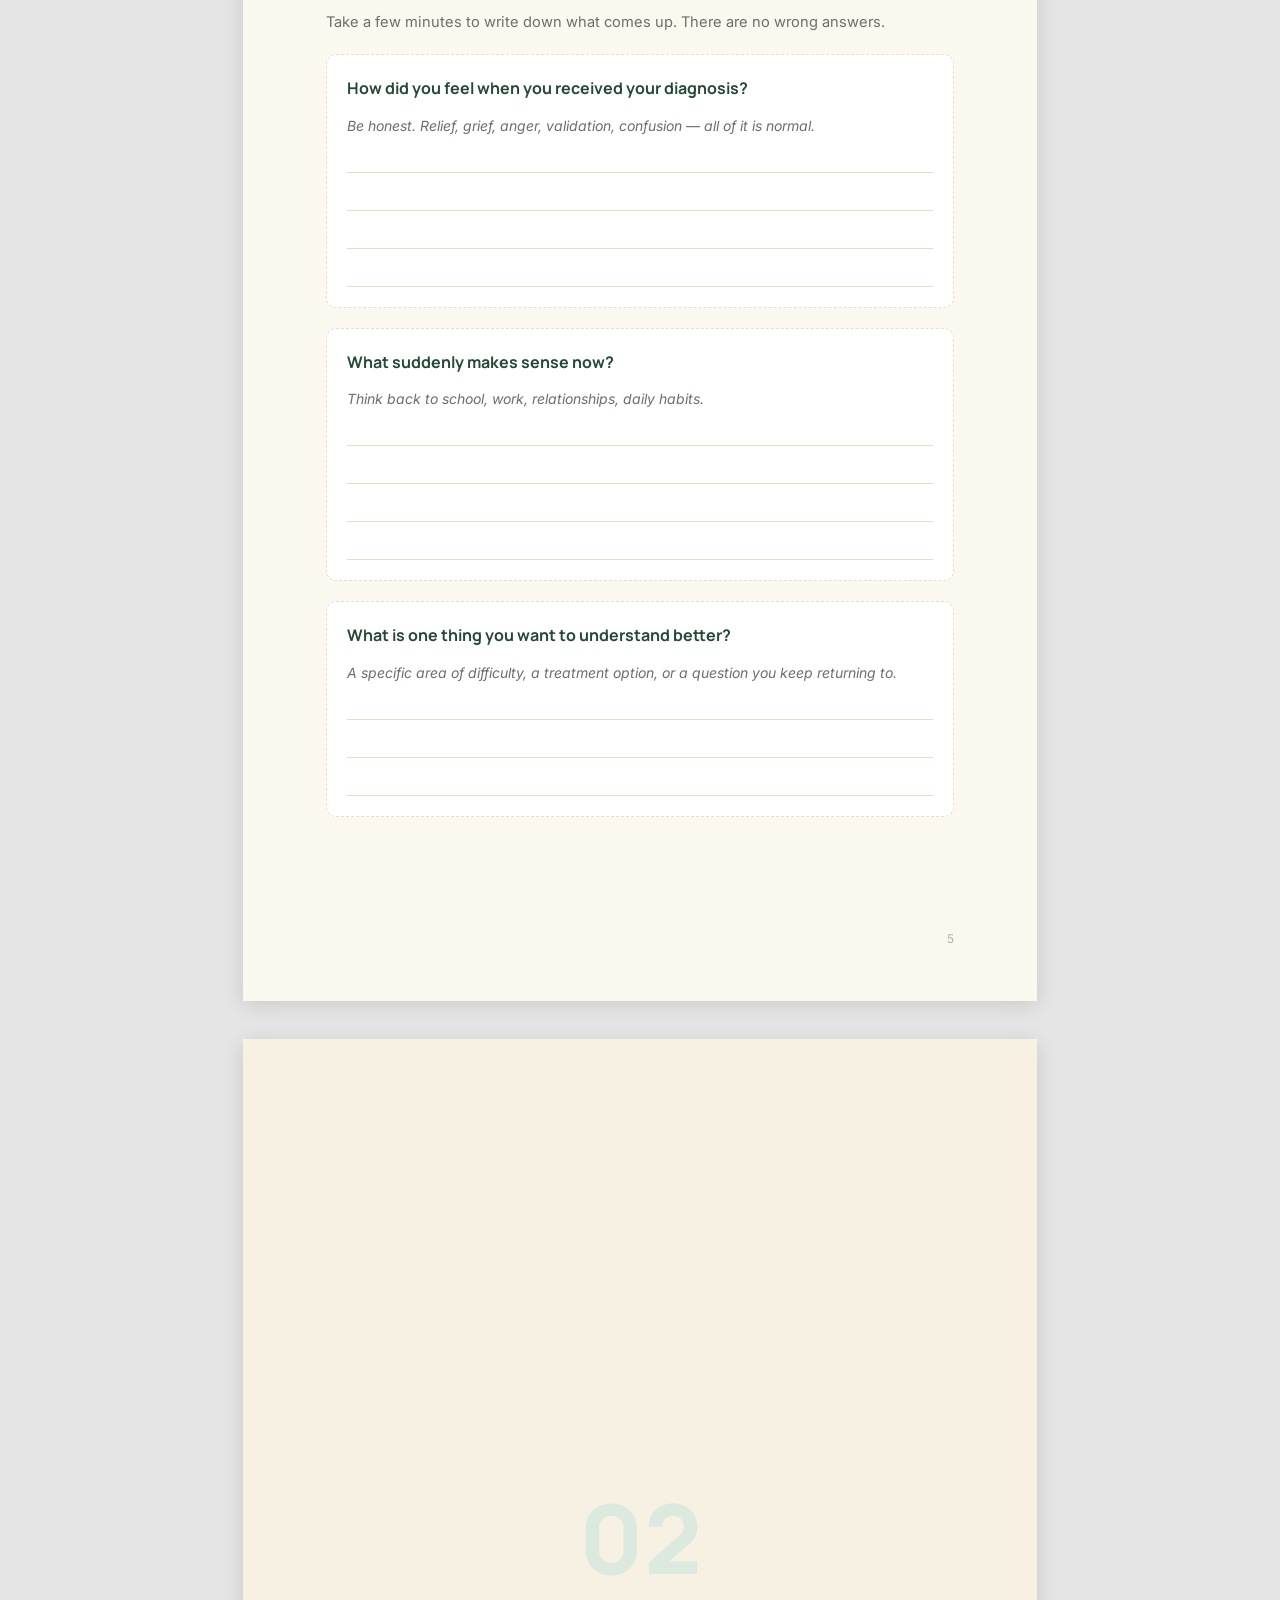
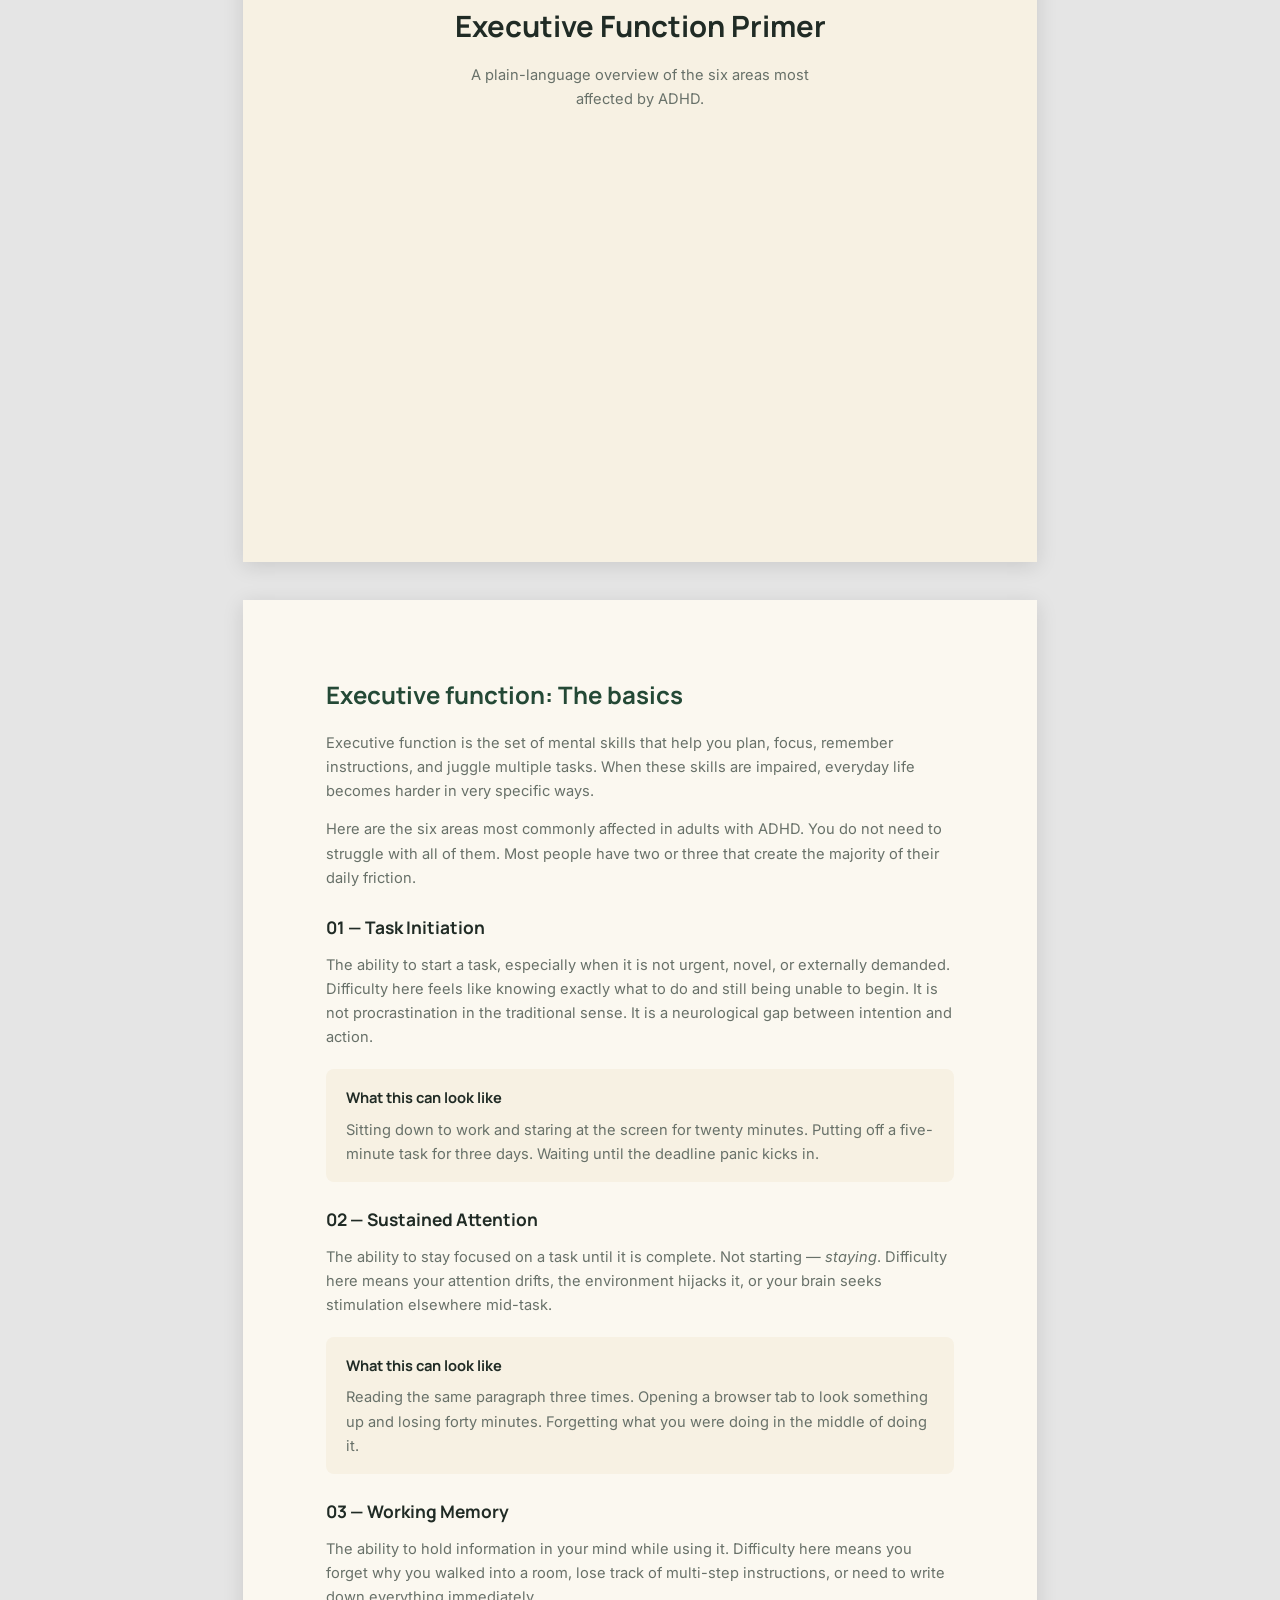
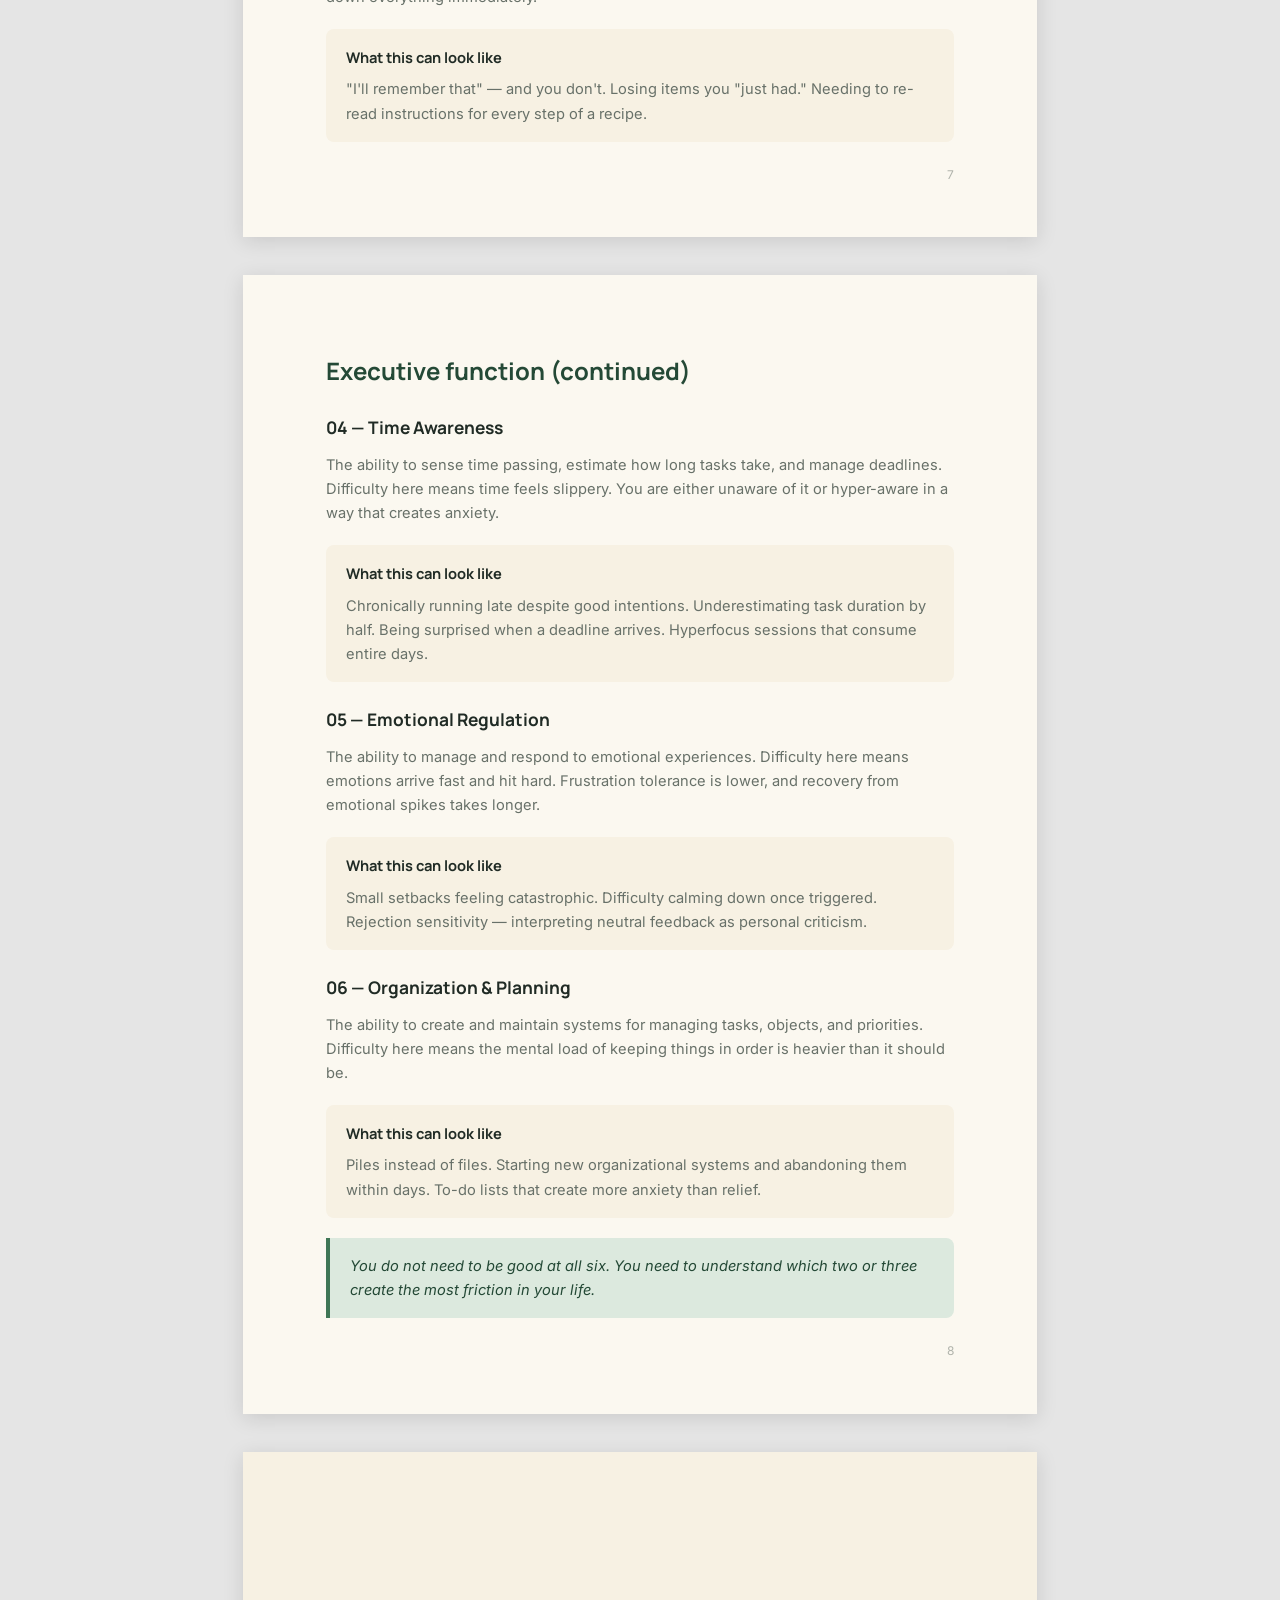
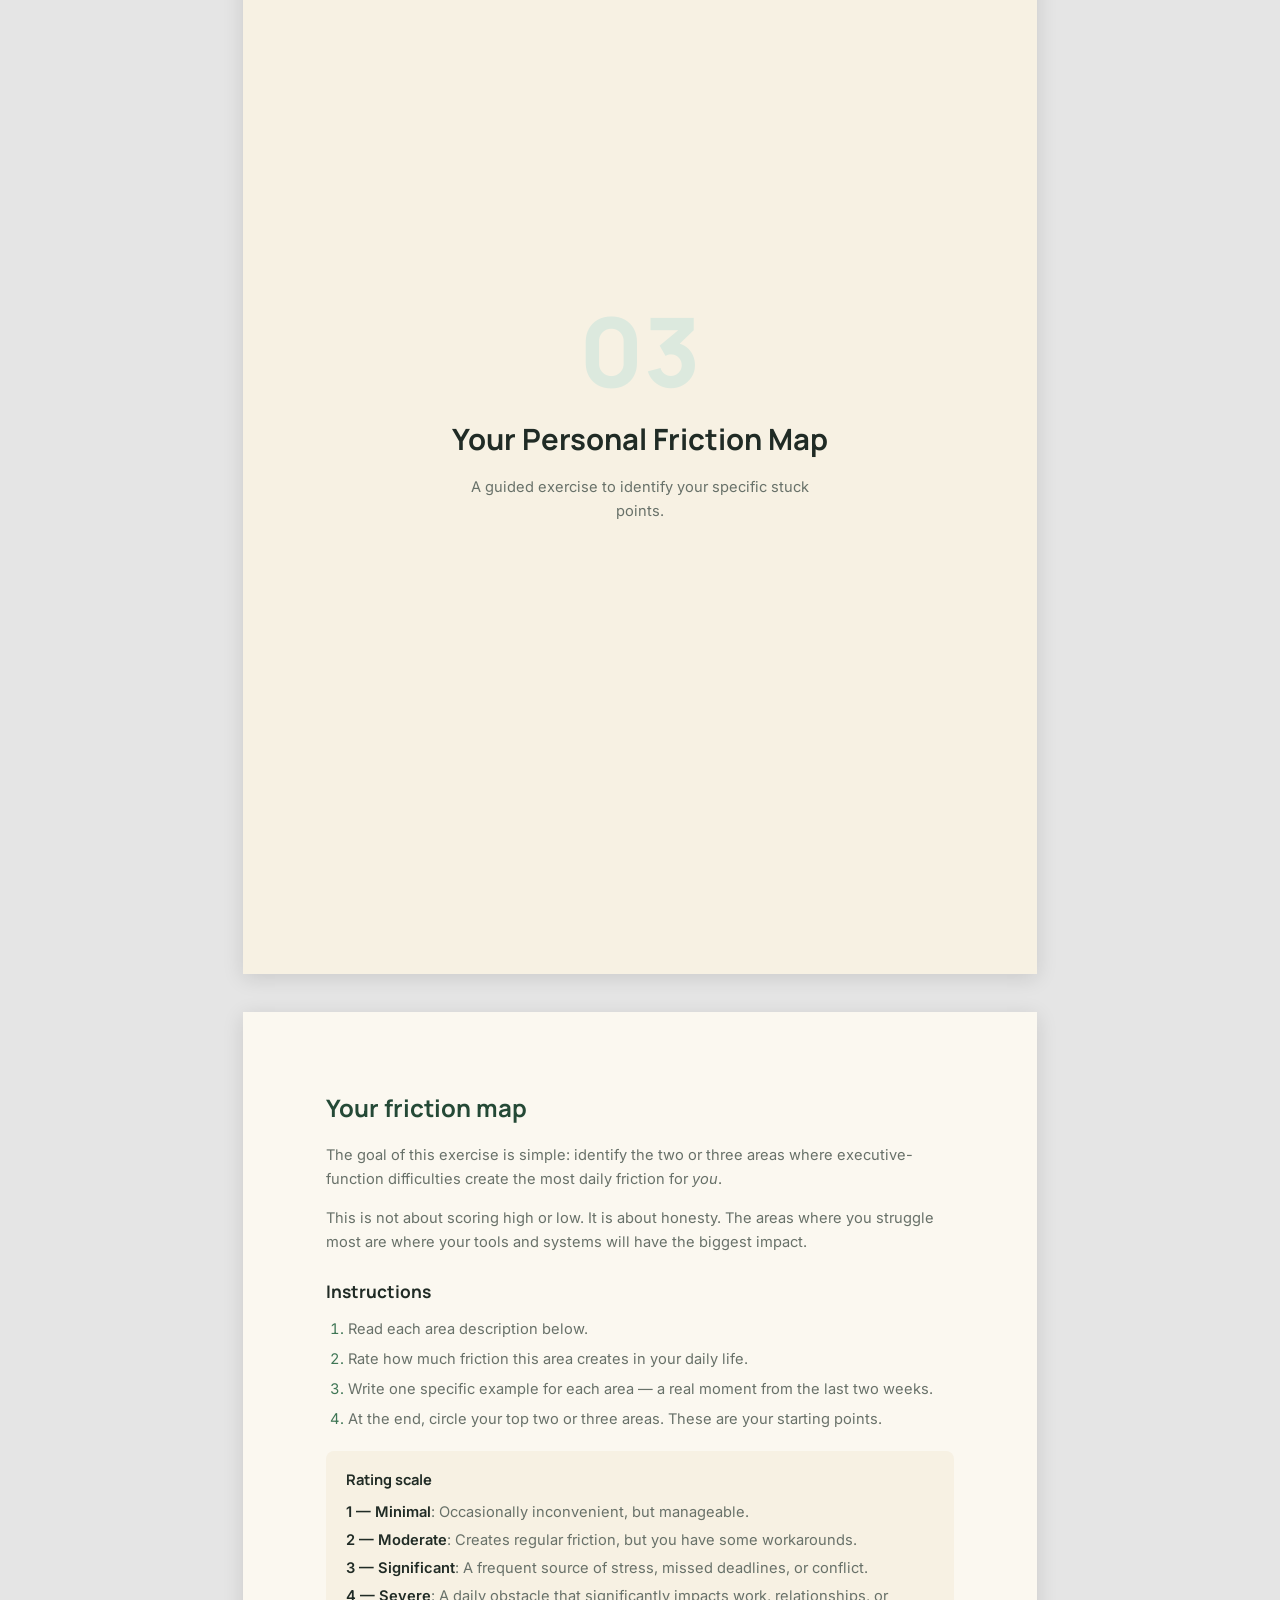
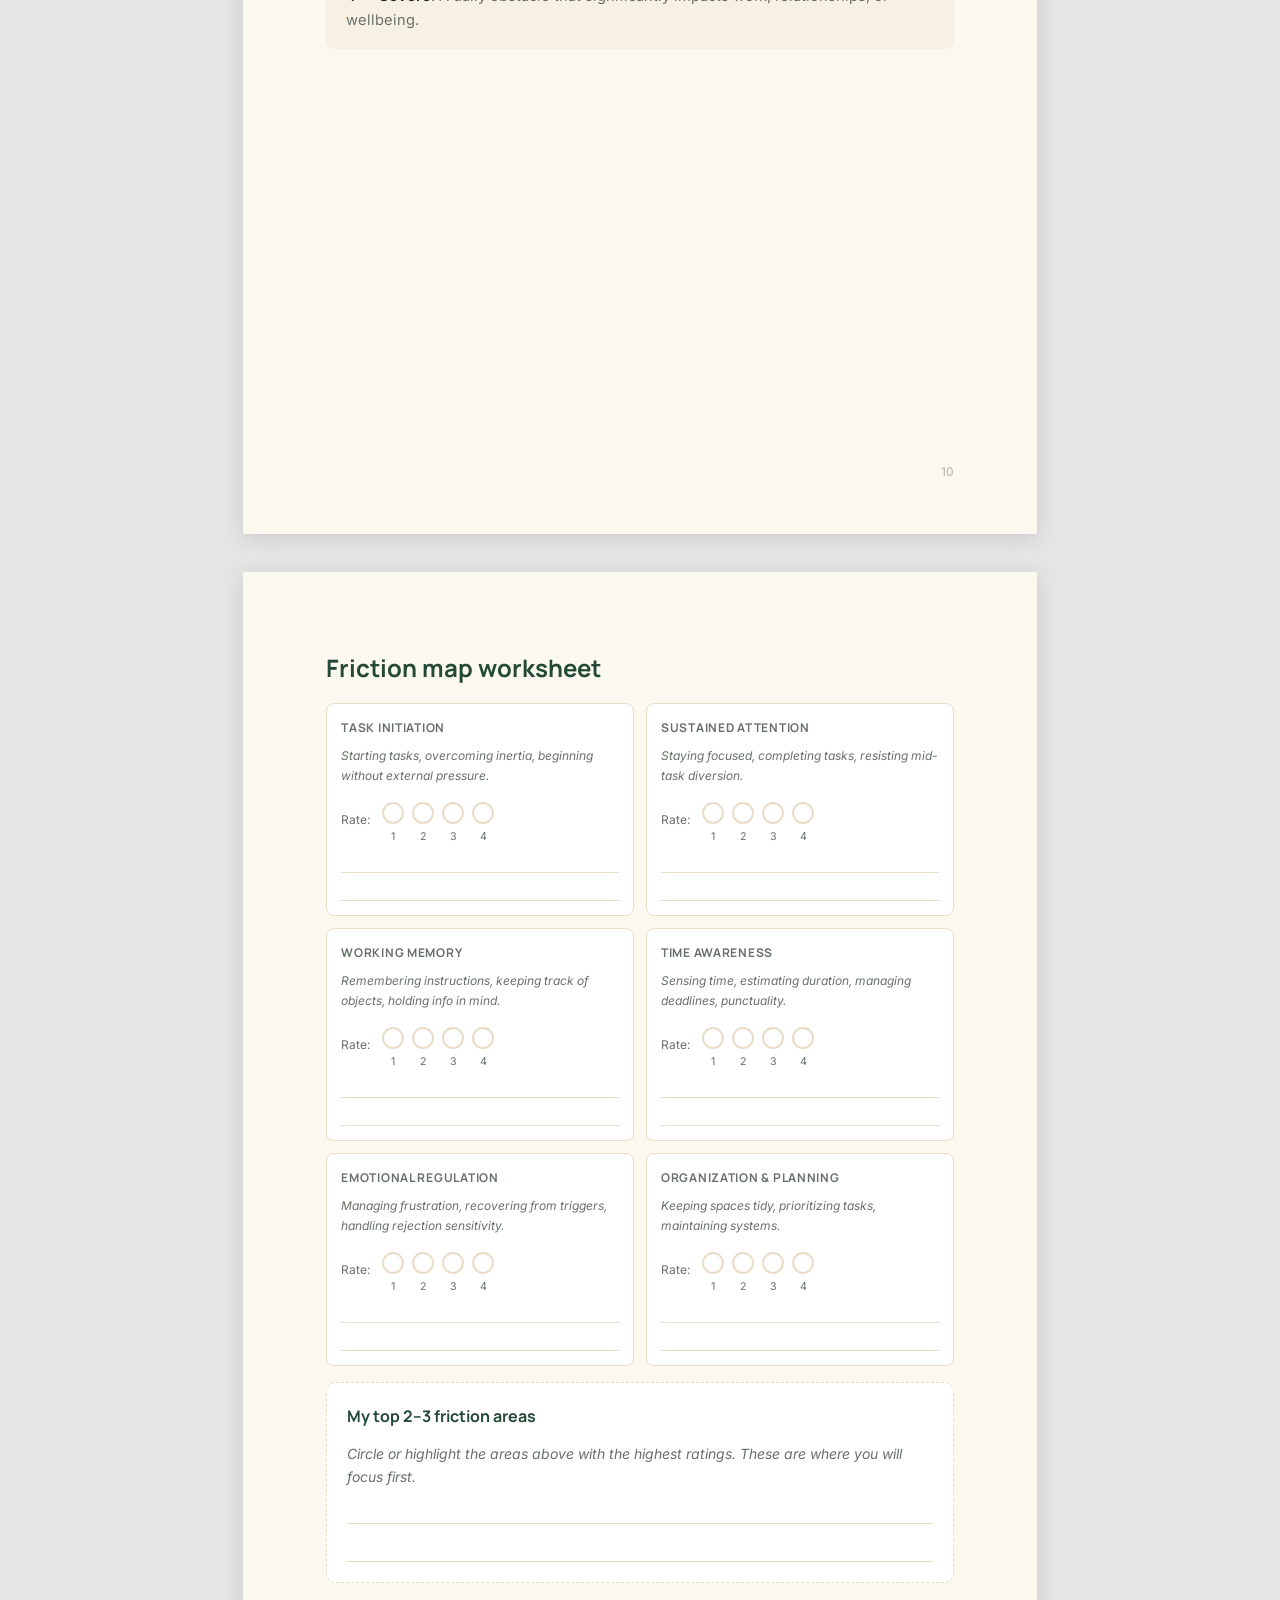
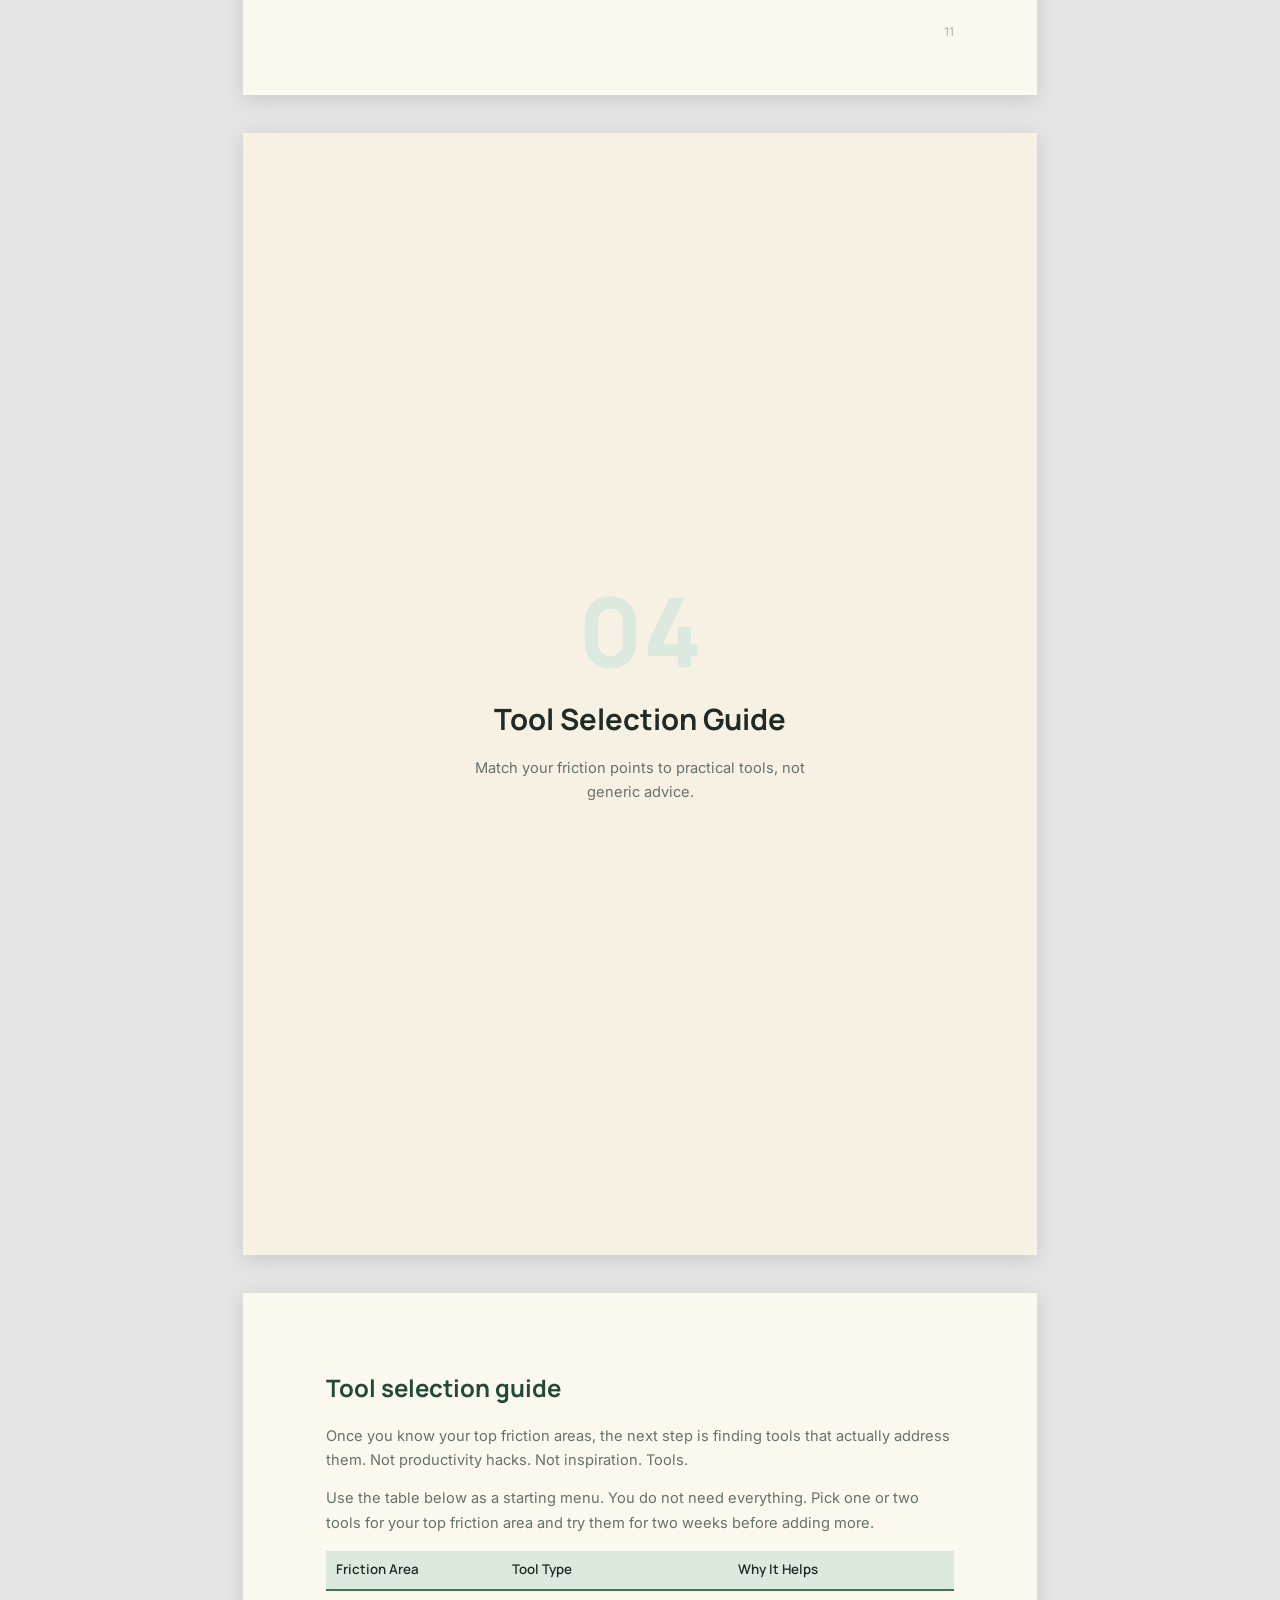
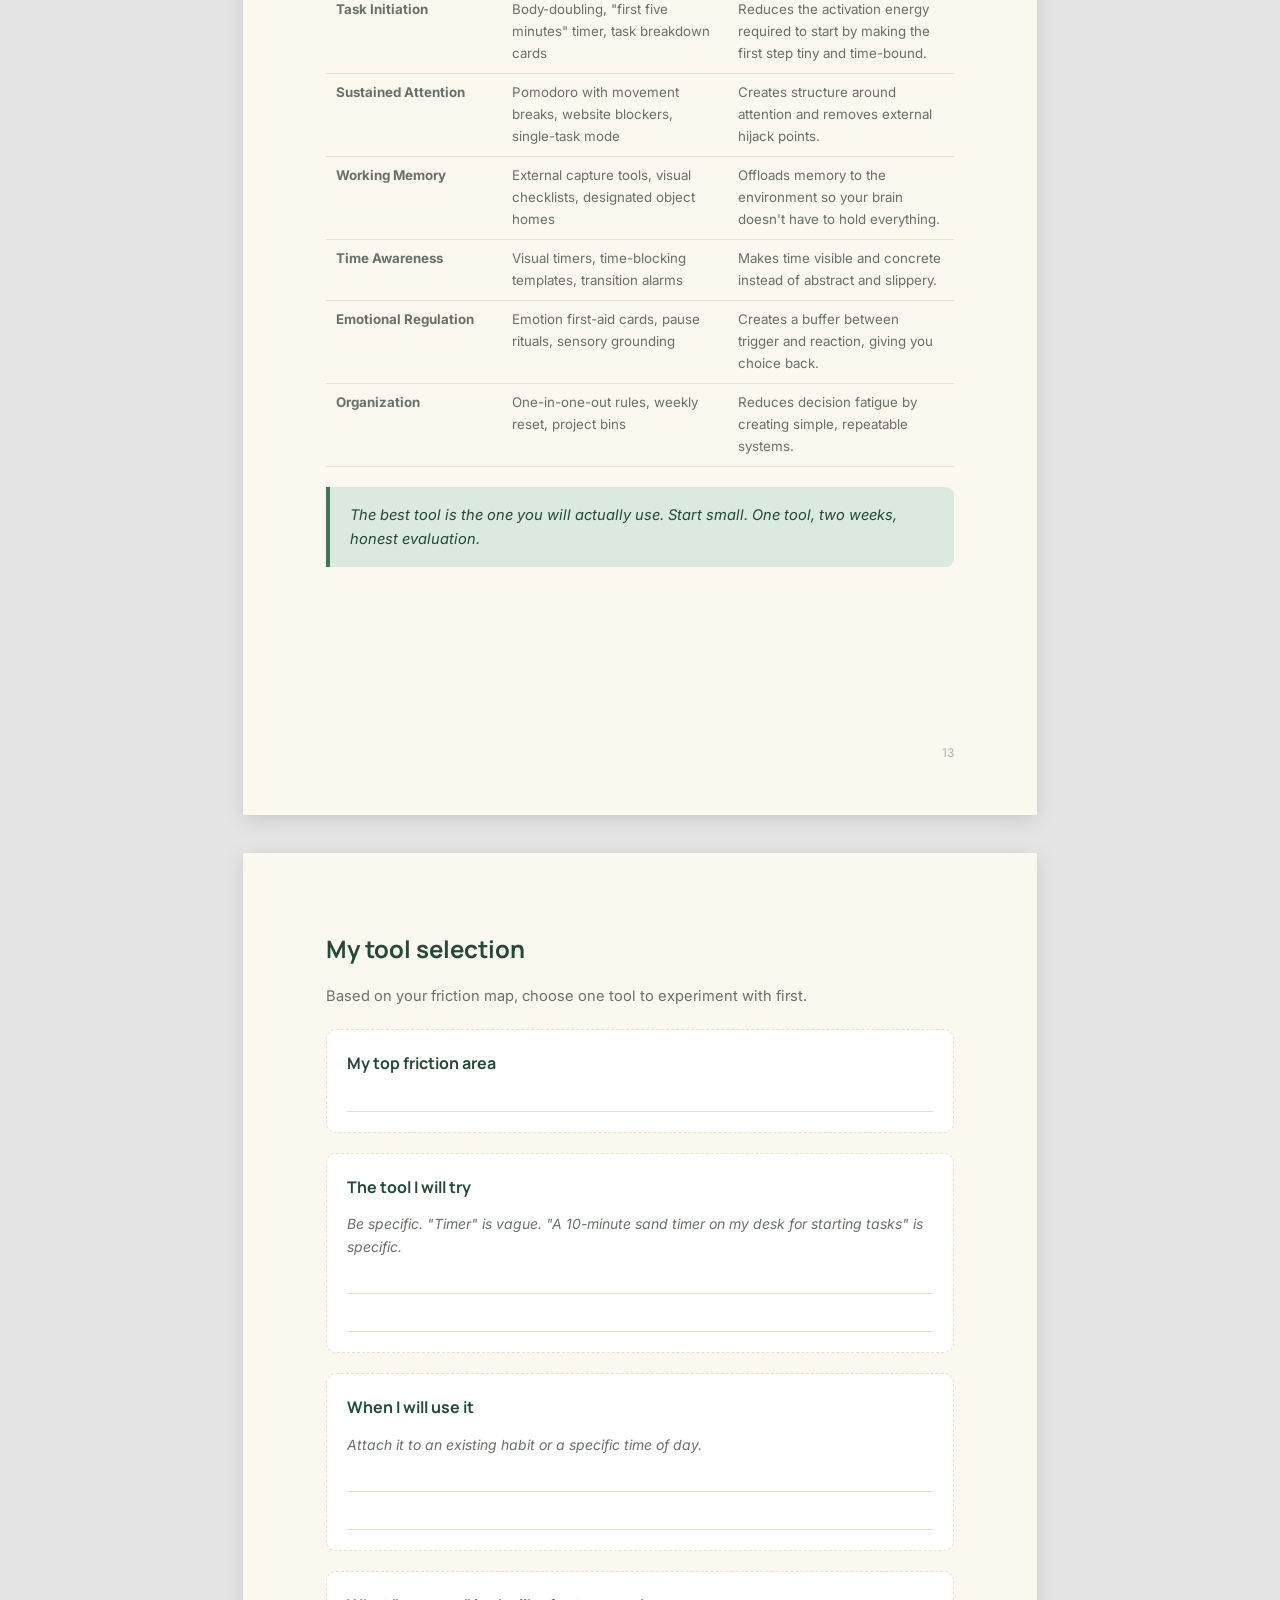
<file: product/adhd-roadmap.html>
<!DOCTYPE html>
<html lang="en">
<head>
<meta charset="UTF-8">
<meta name="viewport" content="width=device-width, initial-scale=1.0">
<title>The Newly Diagnosed ADHD Roadmap — DopaFix</title>
<link rel="preconnect" href="https://fonts.googleapis.com">
<link rel="preconnect" href="https://fonts.gstatic.com" crossorigin>
<link href="https://fonts.googleapis.com/css2?family=Inter:wght@400;500;600&family=Manrope:wght@500;600;700;800&display=swap" rel="stylesheet">
<style>
:root {
  --green-500: #3F7655;
  --green-700: #244936;
  --green-100: #DCE9DE;
  --vanilla-300: #F7F1E3;
  --vanilla-100: #FBF8F0;
  --vanilla-400: #E9DDC8;
  --terracotta-500: #D9785F;
  --terracotta-300: #E9A18D;
  --ink-900: #202B25;
  --ink-600: #687169;
  --font-heading: 'Manrope', sans-serif;
  --font-body: 'Inter', sans-serif;
}

* { box-sizing: border-box; margin: 0; padding: 0; }

@page {
  size: A4;
  margin: 0;
}

body {
  font-family: var(--font-body);
  font-size: 11pt;
  line-height: 1.65;
  color: var(--ink-900);
  background: #e5e5e5;
}

.page {
  width: 210mm;
  min-height: 297mm;
  padding: 20mm 22mm;
  margin: 10mm auto;
  background: var(--vanilla-100);
  box-shadow: 0 4px 20px rgba(0,0,0,0.12);
  position: relative;
  page-break-after: always;
  overflow: hidden;
}

.page:last-child { page-break-after: auto; }

/* Cover */
.cover {
  display: flex;
  flex-direction: column;
  justify-content: center;
  align-items: center;
  text-align: center;
  background: var(--green-500);
  color: var(--vanilla-100);
}

.cover__logo {
  font-family: var(--font-heading);
  font-size: 14pt;
  font-weight: 700;
  letter-spacing: 0.15em;
  text-transform: uppercase;
  opacity: 0.7;
  margin-bottom: 60px;
}

.cover__title {
  font-family: var(--font-heading);
  font-size: 32pt;
  font-weight: 800;
  line-height: 1.15;
  margin-bottom: 16px;
  color: #fff;
}

.cover__subtitle {
  font-size: 13pt;
  opacity: 0.85;
  max-width: 340px;
  line-height: 1.6;
}

.cover__meta {
  position: absolute;
  bottom: 24mm;
  font-size: 9pt;
  opacity: 0.6;
}

/* Section dividers */
.section-divider {
  display: flex;
  flex-direction: column;
  justify-content: center;
  align-items: center;
  text-align: center;
  background: var(--vanilla-300);
}

.section-divider__number {
  font-family: var(--font-heading);
  font-size: 72pt;
  font-weight: 800;
  color: var(--green-100);
  line-height: 1;
  margin-bottom: 16px;
}

.section-divider__title {
  font-family: var(--font-heading);
  font-size: 22pt;
  font-weight: 700;
  color: var(--ink-900);
  margin-bottom: 12px;
}

.section-divider__desc {
  font-size: 11pt;
  color: var(--ink-600);
  max-width: 380px;
}

/* Content pages */
.content h2 {
  font-family: var(--font-heading);
  font-size: 18pt;
  font-weight: 700;
  color: var(--green-700);
  margin-bottom: 16px;
  margin-top: 0;
}

.content h3 {
  font-family: var(--font-heading);
  font-size: 13pt;
  font-weight: 700;
  color: var(--ink-900);
  margin-bottom: 10px;
  margin-top: 24px;
}

.content h3:first-child { margin-top: 0; }

.content p {
  margin-bottom: 14px;
  color: var(--ink-600);
}

.content p strong {
  color: var(--ink-900);
  font-weight: 600;
}

.content ul, .content ol {
  margin-bottom: 14px;
  padding-left: 22px;
  color: var(--ink-600);
}

.content li {
  margin-bottom: 6px;
}

.content li::marker {
  color: var(--green-500);
}

/* Quotes */
.quote-box {
  background: var(--green-100);
  border-left: 4px solid var(--green-500);
  padding: 16px 20px;
  margin: 20px 0;
  border-radius: 0 8px 8px 0;
  font-style: italic;
  color: var(--green-700);
}

/* Warm box */
.warm-box {
  background: var(--vanilla-300);
  padding: 16px 20px;
  border-radius: 8px;
  margin: 20px 0;
}

.warm-box__title {
  font-family: var(--font-heading);
  font-size: 11pt;
  font-weight: 700;
  margin-bottom: 8px;
  color: var(--ink-900);
}

/* Worksheets */
.worksheet {
  border: 1.5px dashed var(--vanilla-400);
  border-radius: 10px;
  padding: 20px;
  margin: 20px 0;
  background: #fff;
}

.worksheet__title {
  font-family: var(--font-heading);
  font-size: 12pt;
  font-weight: 700;
  margin-bottom: 12px;
  color: var(--green-700);
}

.worksheet__prompt {
  font-size: 10.5pt;
  color: var(--ink-600);
  margin-bottom: 12px;
  font-style: italic;
}

.worksheet__lines {
  display: flex;
  flex-direction: column;
  gap: 14px;
}

.worksheet__line {
  border-bottom: 1px solid var(--vanilla-400);
  height: 24px;
}

.worksheet__checkbox-row {
  display: flex;
  align-items: flex-start;
  gap: 10px;
  margin-bottom: 10px;
}

.worksheet__checkbox {
  width: 18px;
  height: 18px;
  border: 2px solid var(--green-500);
  border-radius: 4px;
  flex-shrink: 0;
  margin-top: 2px;
}

/* Grid for friction map */
.grid-2 {
  display: grid;
  grid-template-columns: 1fr 1fr;
  gap: 12px;
  margin: 16px 0;
}

.grid-item {
  background: #fff;
  border: 1.5px solid var(--vanilla-400);
  border-radius: 8px;
  padding: 14px;
}

.grid-item__label {
  font-family: var(--font-heading);
  font-size: 9pt;
  font-weight: 700;
  text-transform: uppercase;
  letter-spacing: 0.06em;
  color: var(--ink-600);
  margin-bottom: 8px;
}

.grid-item__lines {
  display: flex;
  flex-direction: column;
  gap: 10px;
}

.grid-item__line {
  border-bottom: 1px solid var(--vanilla-400);
  height: 18px;
}

/* Rating scale */
.rating-scale {
  display: flex;
  gap: 8px;
  margin-top: 8px;
}

.rating-scale__dot {
  width: 22px;
  height: 22px;
  border: 2px solid var(--vanilla-400);
  border-radius: 50%;
}

.rating-scale__label {
  font-size: 8pt;
  color: var(--ink-600);
  text-align: center;
  margin-top: 4px;
}

/* Checklist */
.checklist {
  display: flex;
  flex-direction: column;
  gap: 10px;
  margin: 14px 0;
}

.checklist__item {
  display: flex;
  align-items: flex-start;
  gap: 10px;
}

.checklist__box {
  width: 18px;
  height: 18px;
  border: 2px solid var(--green-500);
  border-radius: 4px;
  flex-shrink: 0;
  margin-top: 3px;
}

.checklist__text {
  font-size: 10.5pt;
  color: var(--ink-600);
  line-height: 1.5;
}

/* Page numbers */
.page-number {
  position: absolute;
  bottom: 14mm;
  right: 22mm;
  font-size: 9pt;
  color: var(--ink-600);
  opacity: 0.5;
}

/* Terracotta accent */
.accent-terracotta { color: var(--terracotta-500); }

/* Table */
.simple-table {
  width: 100%;
  border-collapse: collapse;
  margin: 16px 0;
  font-size: 10pt;
}

.simple-table th {
  text-align: left;
  font-family: var(--font-heading);
  font-weight: 600;
  color: var(--ink-900);
  padding: 8px 10px;
  border-bottom: 2px solid var(--green-500);
  background: var(--green-100);
}

.simple-table td {
  padding: 8px 10px;
  border-bottom: 1px solid var(--vanilla-400);
  color: var(--ink-600);
  vertical-align: top;
}

/* Print styles */
@media print {
  body { background: white; }
  .page {
    margin: 0;
    box-shadow: none;
    width: 210mm;
    min-height: 297mm;
    page-break-after: always;
  }
  .page:last-child { page-break-after: auto; }
}

/* Screen only */
@media screen {
  .page { margin-bottom: 20px; }
}

/* Small screen */
@media (max-width: 600px) {
  .page {
    width: 100%;
    padding: 16mm;
    margin: 0;
    box-shadow: none;
    min-height: auto;
  }
  .grid-2 { grid-template-columns: 1fr; }
}
</style>
<base target="_blank">
</head>
<body>

<!-- ==================== COVER ==================== -->
<div class="page cover">
  <div class="cover__logo">DopaFix</div>
  <h1 class="cover__title">The Newly Diagnosed<br>ADHD Roadmap</h1>
  <p class="cover__subtitle">A practical guide for adults who are beginning to understand how executive-function difficulties affect everyday life.</p>
  <div class="cover__meta">Digital Workbook · 42 Pages · August 2026</div>
</div>

<!-- ==================== HOW TO USE THIS BOOK ==================== -->
<div class="page content">
  <h2>How to use this roadmap</h2>
  <p>This is not a book to read cover-to-cover in one sitting. It is a reference you return to when you need it.</p>

  <div class="warm-box">
    <div class="warm-box__title">Suggested approach</div>
    <p style="margin-bottom:0;"><strong>Read the overview section once.</strong> Get the lay of the land. You don't need to memorize anything.</p>
  </div>

  <p><strong>Complete the friction map when you have 20 quiet minutes.</strong> There are no right answers. The goal is honesty, not perfection.</p>

  <p><strong>Bookmark the tool selection guide</strong> and return to it when you hit a new stuck point. It is designed to be scanned, not studied.</p>

  <p><strong>Use the next-steps checklist as a gentle anchor,</strong> not a rigid schedule. Check off what you can. Leave the rest. Come back later.</p>

  <div class="quote-box">
    "The goal is not to fix yourself. The goal is to understand how you work, then build systems that work with you."
  </div>

  <p><strong>Important:</strong> This workbook is an educational self-reflection tool. It does not diagnose ADHD, provide medical advice, or replace professional support. If you need clinical guidance, please consult a qualified healthcare professional.</p>

  <div class="page-number">2</div>
</div>

<!-- ==================== SECTION 1 DIVIDER ==================== -->
<div class="page section-divider">
  <div class="section-divider__number">01</div>
  <h2 class="section-divider__title">The Diagnosis Moment</h2>
  <p class="section-divider__desc">Understanding what your diagnosis actually means — and what it doesn't.</p>
</div>

<!-- ==================== THE DIAGNOSIS MOMENT ==================== -->
<div class="page content">
  <h2>The diagnosis moment</h2>

  <p>For many adults, receiving an ADHD diagnosis is a strange mix of relief and confusion. Relief because suddenly years of unexplained difficulty make sense. Confusion because nobody hands you a manual afterward.</p>

  <p>This section is about sitting with that moment — not rushing past it.</p>

  <h3>What the diagnosis means</h3>
  <ul>
    <li>You have a name for a pattern of difficulties you've likely experienced for years.</li>
    <li>Your brain processes information differently in specific, measurable ways.</li>
    <li>You are not lazy, broken, or lacking willpower. You are neurodivergent in a world built for neurotypical brains.</li>
    <li>Treatment and support options exist — medication, therapy, coaching, and practical tools.</li>
  </ul>

  <h3>What the diagnosis does NOT mean</h3>
  <ul>
    <li>It does not define your entire identity.</li>
    <li>It does not excuse harmful behavior — it explains friction, but you still own your choices.</li>
    <li>It does not mean you cannot succeed in relationships, careers, or creative pursuits.</li>
    <li>It does not require you to tell anyone you don't want to tell.</li>
  </ul>

  <div class="quote-box">
    A diagnosis is information, not a sentence. It is a starting point, not a destination.
  </div>

  <div class="page-number">4</div>
</div>

<!-- ==================== REFLECTION: THE DIAGNOSIS ==================== -->
<div class="page content">
  <h2>Reflection: Your diagnosis moment</h2>
  <p>Take a few minutes to write down what comes up. There are no wrong answers.</p>

  <div class="worksheet">
    <div class="worksheet__title">How did you feel when you received your diagnosis?</div>
    <div class="worksheet__prompt">Be honest. Relief, grief, anger, validation, confusion — all of it is normal.</div>
    <div class="worksheet__lines">
      <div class="worksheet__line"></div>
      <div class="worksheet__line"></div>
      <div class="worksheet__line"></div>
      <div class="worksheet__line"></div>
    </div>
  </div>

  <div class="worksheet">
    <div class="worksheet__title">What suddenly makes sense now?</div>
    <div class="worksheet__prompt">Think back to school, work, relationships, daily habits.</div>
    <div class="worksheet__lines">
      <div class="worksheet__line"></div>
      <div class="worksheet__line"></div>
      <div class="worksheet__line"></div>
      <div class="worksheet__line"></div>
    </div>
  </div>

  <div class="worksheet">
    <div class="worksheet__title">What is one thing you want to understand better?</div>
    <div class="worksheet__prompt">A specific area of difficulty, a treatment option, or a question you keep returning to.</div>
    <div class="worksheet__lines">
      <div class="worksheet__line"></div>
      <div class="worksheet__line"></div>
      <div class="worksheet__line"></div>
    </div>
  </div>

  <div class="page-number">5</div>
</div>

<!-- ==================== SECTION 2 DIVIDER ==================== -->
<div class="page section-divider">
  <div class="section-divider__number">02</div>
  <h2 class="section-divider__title">Executive Function Primer</h2>
  <p class="section-divider__desc">A plain-language overview of the six areas most affected by ADHD.</p>
</div>

<!-- ==================== EXECUTIVE FUNCTION 1-3 ==================== -->
<div class="page content">
  <h2>Executive function: The basics</h2>
  <p>Executive function is the set of mental skills that help you plan, focus, remember instructions, and juggle multiple tasks. When these skills are impaired, everyday life becomes harder in very specific ways.</p>

  <p>Here are the six areas most commonly affected in adults with ADHD. You do not need to struggle with all of them. Most people have two or three that create the majority of their daily friction.</p>

  <h3>01 — Task Initiation</h3>
  <p>The ability to start a task, especially when it is not urgent, novel, or externally demanded. Difficulty here feels like knowing exactly what to do and still being unable to begin. It is not procrastination in the traditional sense. It is a neurological gap between intention and action.</p>

  <div class="warm-box">
    <div class="warm-box__title">What this can look like</div>
    <p style="margin-bottom:0;">Sitting down to work and staring at the screen for twenty minutes. Putting off a five-minute task for three days. Waiting until the deadline panic kicks in.</p>
  </div>

  <h3>02 — Sustained Attention</h3>
  <p>The ability to stay focused on a task until it is complete. Not starting — <em>staying</em>. Difficulty here means your attention drifts, the environment hijacks it, or your brain seeks stimulation elsewhere mid-task.</p>

  <div class="warm-box">
    <div class="warm-box__title">What this can look like</div>
    <p style="margin-bottom:0;">Reading the same paragraph three times. Opening a browser tab to look something up and losing forty minutes. Forgetting what you were doing in the middle of doing it.</p>
  </div>

  <h3>03 — Working Memory</h3>
  <p>The ability to hold information in your mind while using it. Difficulty here means you forget why you walked into a room, lose track of multi-step instructions, or need to write down everything immediately.</p>

  <div class="warm-box">
    <div class="warm-box__title">What this can look like</div>
    <p style="margin-bottom:0;">"I'll remember that" — and you don't. Losing items you "just had." Needing to re-read instructions for every step of a recipe.</p>
  </div>

  <div class="page-number">7</div>
</div>

<!-- ==================== EXECUTIVE FUNCTION 4-6 ==================== -->
<div class="page content">
  <h2>Executive function (continued)</h2>

  <h3>04 — Time Awareness</h3>
  <p>The ability to sense time passing, estimate how long tasks take, and manage deadlines. Difficulty here means time feels slippery. You are either unaware of it or hyper-aware in a way that creates anxiety.</p>

  <div class="warm-box">
    <div class="warm-box__title">What this can look like</div>
    <p style="margin-bottom:0;">Chronically running late despite good intentions. Underestimating task duration by half. Being surprised when a deadline arrives. Hyperfocus sessions that consume entire days.</p>
  </div>

  <h3>05 — Emotional Regulation</h3>
  <p>The ability to manage and respond to emotional experiences. Difficulty here means emotions arrive fast and hit hard. Frustration tolerance is lower, and recovery from emotional spikes takes longer.</p>

  <div class="warm-box">
    <div class="warm-box__title">What this can look like</div>
    <p style="margin-bottom:0;">Small setbacks feeling catastrophic. Difficulty calming down once triggered. Rejection sensitivity — interpreting neutral feedback as personal criticism.</p>
  </div>

  <h3>06 — Organization & Planning</h3>
  <p>The ability to create and maintain systems for managing tasks, objects, and priorities. Difficulty here means the mental load of keeping things in order is heavier than it should be.</p>

  <div class="warm-box">
    <div class="warm-box__title">What this can look like</div>
    <p style="margin-bottom:0;">Piles instead of files. Starting new organizational systems and abandoning them within days. To-do lists that create more anxiety than relief.</p>
  </div>

  <div class="quote-box">
    You do not need to be good at all six. You need to understand which two or three create the most friction in <em>your</em> life.
  </div>

  <div class="page-number">8</div>
</div>

<!-- ==================== SECTION 3 DIVIDER ==================== -->
<div class="page section-divider">
  <div class="section-divider__number">03</div>
  <h2 class="section-divider__title">Your Personal Friction Map</h2>
  <p class="section-divider__desc">A guided exercise to identify your specific stuck points.</p>
</div>

<!-- ==================== FRICTION MAP INSTRUCTIONS ==================== -->
<div class="page content">
  <h2>Your friction map</h2>
  <p>The goal of this exercise is simple: identify the two or three areas where executive-function difficulties create the most daily friction for <em>you</em>.</p>

  <p>This is not about scoring high or low. It is about honesty. The areas where you struggle most are where your tools and systems will have the biggest impact.</p>

  <h3>Instructions</h3>
  <ol>
    <li>Read each area description below.</li>
    <li>Rate how much friction this area creates in your daily life.</li>
    <li>Write one specific example for each area — a real moment from the last two weeks.</li>
    <li>At the end, circle your top two or three areas. These are your starting points.</li>
  </ol>

  <div class="warm-box">
    <div class="warm-box__title">Rating scale</div>
    <p style="margin-bottom:4px;"><strong>1 — Minimal</strong>: Occasionally inconvenient, but manageable.</p>
    <p style="margin-bottom:4px;"><strong>2 — Moderate</strong>: Creates regular friction, but you have some workarounds.</p>
    <p style="margin-bottom:4px;"><strong>3 — Significant</strong>: A frequent source of stress, missed deadlines, or conflict.</p>
    <p style="margin-bottom:0;"><strong>4 — Severe</strong>: A daily obstacle that significantly impacts work, relationships, or wellbeing.</p>
  </div>

  <div class="page-number">10</div>
</div>

<!-- ==================== FRICTION MAP WORKSHEET ==================== -->
<div class="page content">
  <h2>Friction map worksheet</h2>

  <div class="grid-2">
    <div class="grid-item">
      <div class="grid-item__label">Task Initiation</div>
      <div class="worksheet__prompt" style="font-size:9pt;margin-bottom:8px;">Starting tasks, overcoming inertia, beginning without external pressure.</div>
      <div style="display:flex;gap:12px;align-items:center;margin-bottom:10px;">
        <span style="font-size:9pt;color:var(--ink-600);">Rate:</span>
        <div class="rating-scale">
          <div><div class="rating-scale__dot"></div><div class="rating-scale__label">1</div></div>
          <div><div class="rating-scale__dot"></div><div class="rating-scale__label">2</div></div>
          <div><div class="rating-scale__dot"></div><div class="rating-scale__label">3</div></div>
          <div><div class="rating-scale__dot"></div><div class="rating-scale__label">4</div></div>
        </div>
      </div>
      <div class="grid-item__lines">
        <div class="grid-item__line"></div>
        <div class="grid-item__line"></div>
      </div>
    </div>

    <div class="grid-item">
      <div class="grid-item__label">Sustained Attention</div>
      <div class="worksheet__prompt" style="font-size:9pt;margin-bottom:8px;">Staying focused, completing tasks, resisting mid-task diversion.</div>
      <div style="display:flex;gap:12px;align-items:center;margin-bottom:10px;">
        <span style="font-size:9pt;color:var(--ink-600);">Rate:</span>
        <div class="rating-scale">
          <div><div class="rating-scale__dot"></div><div class="rating-scale__label">1</div></div>
          <div><div class="rating-scale__dot"></div><div class="rating-scale__label">2</div></div>
          <div><div class="rating-scale__dot"></div><div class="rating-scale__label">3</div></div>
          <div><div class="rating-scale__dot"></div><div class="rating-scale__label">4</div></div>
        </div>
      </div>
      <div class="grid-item__lines">
        <div class="grid-item__line"></div>
        <div class="grid-item__line"></div>
      </div>
    </div>

    <div class="grid-item">
      <div class="grid-item__label">Working Memory</div>
      <div class="worksheet__prompt" style="font-size:9pt;margin-bottom:8px;">Remembering instructions, keeping track of objects, holding info in mind.</div>
      <div style="display:flex;gap:12px;align-items:center;margin-bottom:10px;">
        <span style="font-size:9pt;color:var(--ink-600);">Rate:</span>
        <div class="rating-scale">
          <div><div class="rating-scale__dot"></div><div class="rating-scale__label">1</div></div>
          <div><div class="rating-scale__dot"></div><div class="rating-scale__label">2</div></div>
          <div><div class="rating-scale__dot"></div><div class="rating-scale__label">3</div></div>
          <div><div class="rating-scale__dot"></div><div class="rating-scale__label">4</div></div>
        </div>
      </div>
      <div class="grid-item__lines">
        <div class="grid-item__line"></div>
        <div class="grid-item__line"></div>
      </div>
    </div>

    <div class="grid-item">
      <div class="grid-item__label">Time Awareness</div>
      <div class="worksheet__prompt" style="font-size:9pt;margin-bottom:8px;">Sensing time, estimating duration, managing deadlines, punctuality.</div>
      <div style="display:flex;gap:12px;align-items:center;margin-bottom:10px;">
        <span style="font-size:9pt;color:var(--ink-600);">Rate:</span>
        <div class="rating-scale">
          <div><div class="rating-scale__dot"></div><div class="rating-scale__label">1</div></div>
          <div><div class="rating-scale__dot"></div><div class="rating-scale__label">2</div></div>
          <div><div class="rating-scale__dot"></div><div class="rating-scale__label">3</div></div>
          <div><div class="rating-scale__dot"></div><div class="rating-scale__label">4</div></div>
        </div>
      </div>
      <div class="grid-item__lines">
        <div class="grid-item__line"></div>
        <div class="grid-item__line"></div>
      </div>
    </div>

    <div class="grid-item">
      <div class="grid-item__label">Emotional Regulation</div>
      <div class="worksheet__prompt" style="font-size:9pt;margin-bottom:8px;">Managing frustration, recovering from triggers, handling rejection sensitivity.</div>
      <div style="display:flex;gap:12px;align-items:center;margin-bottom:10px;">
        <span style="font-size:9pt;color:var(--ink-600);">Rate:</span>
        <div class="rating-scale">
          <div><div class="rating-scale__dot"></div><div class="rating-scale__label">1</div></div>
          <div><div class="rating-scale__dot"></div><div class="rating-scale__label">2</div></div>
          <div><div class="rating-scale__dot"></div><div class="rating-scale__label">3</div></div>
          <div><div class="rating-scale__dot"></div><div class="rating-scale__label">4</div></div>
        </div>
      </div>
      <div class="grid-item__lines">
        <div class="grid-item__line"></div>
        <div class="grid-item__line"></div>
      </div>
    </div>

    <div class="grid-item">
      <div class="grid-item__label">Organization & Planning</div>
      <div class="worksheet__prompt" style="font-size:9pt;margin-bottom:8px;">Keeping spaces tidy, prioritizing tasks, maintaining systems.</div>
      <div style="display:flex;gap:12px;align-items:center;margin-bottom:10px;">
        <span style="font-size:9pt;color:var(--ink-600);">Rate:</span>
        <div class="rating-scale">
          <div><div class="rating-scale__dot"></div><div class="rating-scale__label">1</div></div>
          <div><div class="rating-scale__dot"></div><div class="rating-scale__label">2</div></div>
          <div><div class="rating-scale__dot"></div><div class="rating-scale__label">3</div></div>
          <div><div class="rating-scale__dot"></div><div class="rating-scale__label">4</div></div>
        </div>
      </div>
      <div class="grid-item__lines">
        <div class="grid-item__line"></div>
        <div class="grid-item__line"></div>
      </div>
    </div>
  </div>

  <div class="worksheet" style="margin-top:16px;">
    <div class="worksheet__title">My top 2–3 friction areas</div>
    <div class="worksheet__prompt">Circle or highlight the areas above with the highest ratings. These are where you will focus first.</div>
    <div class="worksheet__lines">
      <div class="worksheet__line"></div>
      <div class="worksheet__line"></div>
    </div>
  </div>

  <div class="page-number">11</div>
</div>

<!-- ==================== SECTION 4 DIVIDER ==================== -->
<div class="page section-divider">
  <div class="section-divider__number">04</div>
  <h2 class="section-divider__title">Tool Selection Guide</h2>
  <p class="section-divider__desc">Match your friction points to practical tools, not generic advice.</p>
</div>

<!-- ==================== TOOL SELECTION ==================== -->
<div class="page content">
  <h2>Tool selection guide</h2>
  <p>Once you know your top friction areas, the next step is finding tools that actually address them. Not productivity hacks. Not inspiration. Tools.</p>

  <p>Use the table below as a starting menu. You do not need everything. Pick one or two tools for your top friction area and try them for two weeks before adding more.</p>

  <table class="simple-table">
    <thead>
      <tr>
        <th style="width:28%;">Friction Area</th>
        <th style="width:36%;">Tool Type</th>
        <th style="width:36%;">Why It Helps</th>
      </tr>
    </thead>
    <tbody>
      <tr>
        <td><strong>Task Initiation</strong></td>
        <td>Body-doubling, "first five minutes" timer, task breakdown cards</td>
        <td>Reduces the activation energy required to start by making the first step tiny and time-bound.</td>
      </tr>
      <tr>
        <td><strong>Sustained Attention</strong></td>
        <td>Pomodoro with movement breaks, website blockers, single-task mode</td>
        <td>Creates structure around attention and removes external hijack points.</td>
      </tr>
      <tr>
        <td><strong>Working Memory</strong></td>
        <td>External capture tools, visual checklists, designated object homes</td>
        <td>Offloads memory to the environment so your brain doesn't have to hold everything.</td>
      </tr>
      <tr>
        <td><strong>Time Awareness</strong></td>
        <td>Visual timers, time-blocking templates, transition alarms</td>
        <td>Makes time visible and concrete instead of abstract and slippery.</td>
      </tr>
      <tr>
        <td><strong>Emotional Regulation</strong></td>
        <td>Emotion first-aid cards, pause rituals, sensory grounding</td>
        <td>Creates a buffer between trigger and reaction, giving you choice back.</td>
      </tr>
      <tr>
        <td><strong>Organization</strong></td>
        <td>One-in-one-out rules, weekly reset, project bins</td>
        <td>Reduces decision fatigue by creating simple, repeatable systems.</td>
      </tr>
    </tbody>
  </table>

  <div class="quote-box">
    The best tool is the one you will actually use. Start small. One tool, two weeks, honest evaluation.
  </div>

  <div class="page-number">13</div>
</div>

<!-- ==================== TOOL SELECTION WORKSHEET ==================== -->
<div class="page content">
  <h2>My tool selection</h2>
  <p>Based on your friction map, choose one tool to experiment with first.</p>

  <div class="worksheet">
    <div class="worksheet__title">My top friction area</div>
    <div class="worksheet__lines">
      <div class="worksheet__line"></div>
    </div>
  </div>

  <div class="worksheet">
    <div class="worksheet__title">The tool I will try</div>
    <div class="worksheet__prompt">Be specific. "Timer" is vague. "A 10-minute sand timer on my desk for starting tasks" is specific.</div>
    <div class="worksheet__lines">
      <div class="worksheet__line"></div>
      <div class="worksheet__line"></div>
    </div>
  </div>

  <div class="worksheet">
    <div class="worksheet__title">When I will use it</div>
    <div class="worksheet__prompt">Attach it to an existing habit or a specific time of day.</div>
    <div class="worksheet__lines">
      <div class="worksheet__line"></div>
      <div class="worksheet__line"></div>
    </div>
  </div>

  <div class="worksheet">
    <div class="worksheet__title">What "success" looks like for two weeks</div>
    <div class="worksheet__prompt">Not perfection. Just slightly less friction than before.</div>
    <div class="worksheet__lines">
      <div class="worksheet__line"></div>
      <div class="worksheet__line"></div>
      <div class="worksheet__line"></div>
    </div>
  </div>

  <div class="page-number">14</div>
</div>

<!-- ==================== SECTION 5 DIVIDER ==================== -->
<div class="page section-divider">
  <div class="section-divider__number">05</div>
  <h2 class="section-divider__title">Building Your First System</h2>
  <p class="section-divider__desc">A starter framework you can adapt, not adopt.</p>
</div>

<!-- ==================== BUILDING SYSTEM ==================== -->
<div class="page content">
  <h2>Building your first system</h2>
  <p>A system is not a schedule. It is not a set of rules. It is a set of agreements you make with yourself about how you will handle predictable friction points.</p>

  <p>The framework below is designed to be adapted. Take what works. Leave what doesn't. Modify everything.</p>

  <h3>The three-part daily structure</h3>

  <div class="warm-box">
    <div class="warm-box__title">1. The morning anchor (5–10 minutes)</div>
    <p style="margin-bottom:8px;">One action that grounds you before the day begins. Not a full routine. One thing.</p>
    <p style="margin-bottom:0;font-size:10pt;color:var(--ink-600);">Examples: Write one priority. Set one timer. Drink one glass of water while looking out a window.</p>
  </div>

  <div class="warm-box">
    <div class="warm-box__title">2. The midday check-in (2 minutes)</div>
    <p style="margin-bottom:8px;">A single pause to ask: Am I doing what I intended? If not, what is the smallest step back?</p>
    <p style="margin-bottom:0;font-size:10pt;color:var(--ink-600);">This is not about guilt. It is about gentle recalibration.</p>
  </div>

  <div class="warm-box">
    <div class="warm-box__title">3. The evening close (5 minutes)</div>
    <p style="margin-bottom:8px;">One action that signals the workday is over. This protects against endless task mode.</p>
    <p style="margin-bottom:0;font-size:10pt;color:var(--ink-600);">Examples: Write tomorrow's first task. Clear your desk. Set a "done for today" alarm.</p>
  </div>

  <div class="quote-box">
    A system is only good if it reduces your cognitive load. If maintaining the system becomes another source of stress, simplify it.
  </div>

  <div class="page-number">16</div>
</div>

<!-- ==================== SYSTEM WORKSHEET ==================== -->
<div class="page content">
  <h2>My first system</h2>

  <div class="worksheet">
    <div class="worksheet__title">Morning anchor</div>
    <div class="worksheet__prompt">One thing, 5–10 minutes, every day.</div>
    <div class="worksheet__lines">
      <div class="worksheet__line"></div>
      <div class="worksheet__line"></div>
    </div>
  </div>

  <div class="worksheet">
    <div class="worksheet__title">Midday check-in</div>
    <div class="worksheet__prompt">One question, 2 minutes.</div>
    <div class="worksheet__lines">
      <div class="worksheet__line"></div>
      <div class="worksheet__line"></div>
    </div>
  </div>

  <div class="worksheet">
    <div class="worksheet__title">Evening close</div>
    <div class="worksheet__prompt">One action that signals "done for today."</div>
    <div class="worksheet__lines">
      <div class="worksheet__line"></div>
      <div class="worksheet__line"></div>
    </div>
  </div>

  <div class="worksheet">
    <div class="worksheet__title">My emergency protocol</div>
    <div class="worksheet__prompt">What will I do when the system falls apart? Because it will. Plan for that.</div>
    <div class="worksheet__lines">
      <div class="worksheet__line"></div>
      <div class="worksheet__line"></div>
      <div class="worksheet__line"></div>
    </div>
  </div>

  <div class="page-number">17</div>
</div>

<!-- ==================== SECTION 6 DIVIDER ==================== -->
<div class="page section-divider">
  <div class="section-divider__number">06</div>
  <h2 class="section-divider__title">Next Steps Checklist</h2>
  <p class="section-divider__desc">Clear, non-overwhelming actions for week one, month one, and beyond.</p>
</div>

<!-- ==================== WEEK ONE ==================== -->
<div class="page content">
  <h2>Week one</h2>
  <p>Your only job this week is to absorb and observe. Do not try to fix everything at once.</p>

  <div class="checklist">
    <div class="checklist__item">
      <div class="checklist__box"></div>
      <div class="checklist__text">Read the Executive Function Primer (Section 02). Don't memorize it. Just notice which areas feel familiar.</div>
    </div>
    <div class="checklist__item">
      <div class="checklist__box"></div>
      <div class="checklist__text">Complete the Friction Map (Section 03). Be honest. There are no wrong answers.</div>
    </div>
    <div class="checklist__item">
      <div class="checklist__box"></div>
      <div class="checklist__text">Pick ONE tool from the Tool Selection Guide (Section 04) for your top friction area.</div>
    </div>
    <div class="checklist__item">
      <div class="checklist__box"></div>
      <div class="checklist__text">Try that tool for three days. Notice what happens. Don't judge the results.</div>
    </div>
    <div class="checklist__item">
      <div class="checklist__box"></div>
      <div class="checklist__text">Tell one trusted person about your diagnosis, if you want to. Or don't. Both are valid.</div>
    </div>
    <div class="checklist__item">
      <div class="checklist__box"></div>
      <div class="checklist__text">Sleep enough. Eat something before noon. Go outside once a day. The basics matter more than you think.</div>
    </div>
  </div>

  <div class="quote-box">
    Week one is about noticing, not improving. Give yourself permission to simply observe.
  </div>

  <div class="page-number">19</div>
</div>

<!-- ==================== MONTH ONE ==================== -->
<div class="page content">
  <h2>Month one</h2>
  <p>By now you have one tool in use and a clearer picture of your friction areas. This month is about building rhythm.</p>

  <div class="checklist">
    <div class="checklist__item">
      <div class="checklist__box"></div>
      <div class="checklist__text">Evaluate your first tool. Is it helping? If yes, keep it. If no, try a different tool for the same friction area.</div>
    </div>
    <div class="checklist__item">
      <div class="checklist__box"></div>
      <div class="checklist__text">Add ONE tool for your second-highest friction area. Only one.</div>
    </div>
    <div class="checklist__item">
      <div class="checklist__box"></div>
      <div class="checklist__text">Build your three-part daily system (Section 05). Start with just the morning anchor. Add the others when the first feels automatic.</div>
    </div>
    <div class="checklist__item">
      <div class="checklist__box"></div>
      <div class="checklist__text">Research one support option: medication, therapy, coaching, or peer support. You don't have to commit. Just gather information.</div>
    </div>
    <div class="checklist__item">
      <div class="checklist__box"></div>
      <div class="checklist__text">Notice your energy patterns for one week. When are you sharpest? When do you crash? Write it down.</div>
    </div>
    <div class="checklist__item">
      <div class="checklist__box"></div>
      <div class="checklist__text">Forgive yourself for the days the system breaks. It will break. The goal is recovery, not perfection.</div>
    </div>
  </div>

  <div class="page-number">20</div>
</div>

<!-- ==================== BEYOND MONTH ONE ==================== -->
<div class="page content">
  <h2>Beyond month one</h2>
  <p>By now you have a small collection of tools that work for you and a daily system that is mostly reliable. The work from here is maintenance, adaptation, and patience.</p>

  <div class="checklist">
    <div class="checklist__item">
      <div class="checklist__box"></div>
      <div class="checklist__text">Review your Friction Map every month. Your patterns may shift. New tools may become relevant.</div>
    </div>
    <div class="checklist__item">
      <div class="checklist__box"></div>
      <div class="checklist__text">Audit your tools quarterly. What is still working? What has become invisible friction?</div>
    </div>
    <div class="checklist__item">
      <div class="checklist__box"></div>
      <div class="checklist__text">Build a "bad day" kit — a pre-planned set of actions for days when nothing works. This reduces decision fatigue when you are already depleted.</div>
    </div>
    <div class="checklist__item">
      <div class="checklist__box"></div>
      <div class="checklist__text">Connect with community if you want to. Online forums, local groups, or peer support can reduce isolation.</div>
    </div>
    <div class="checklist__item">
      <div class="checklist__box"></div>
      <div class="checklist__text">Revisit your diagnosis story once in a while. How has your understanding changed? What have you learned about yourself?</div>
    </div>
  </div>

  <div class="quote-box">
    This is a long game. Small improvements, sustained over time, create more change than dramatic overhauls that burn out in two weeks.
  </div>

  <div class="page-number">21</div>
</div>

<!-- ==================== SECTION 7 DIVIDER ==================== -->
<div class="page section-divider">
  <div class="section-divider__number">07</div>
  <h2 class="section-divider__title">Resource Directory</h2>
  <p class="section-divider__desc">Where to find community, coaching, and medical support.</p>
</div>

<!-- ==================== RESOURCES ==================== -->
<div class="page content">
  <h2>Resource directory</h2>
  <p>This is a starting point, not an exhaustive list. Resources vary by country and region. Use this as a launchpad for your own research.</p>

  <h3>Medical & Clinical</h3>
  <ul>
    <li><strong>Psychiatrist:</strong> For medication evaluation and management. Look for someone with adult ADHD experience.</li>
    <li><strong>Psychologist / Therapist:</strong> For CBT, ADHD-informed therapy, and emotional support.</li>
    <li><strong>General Practitioner:</strong> For referrals, medication monitoring, and overall health coordination.</li>
  </ul>

  <h3>Coaching & Skills</h3>
  <ul>
    <li><strong>ADHD Coach:</strong> For practical strategies, accountability, and system-building. Not a substitute for therapy.</li>
    <li><strong>Occupational Therapist:</strong> For daily living skills, workplace accommodations, and sensory needs.</li>
  </ul>

  <h3>Community & Peer Support</h3>
  <ul>
    <li><strong>Online forums:</strong> Reddit communities (r/ADHD, r/adhdwomen), Discord servers, and Facebook groups.</li>
    <li><strong>Local support groups:</strong> Search for ADHD-specific meetups in your city or region.</li>
    <li><strong>Peer coaching:</strong> Some organizations offer free or low-cost peer support programs.</li>
  </ul>

  <h3>Books (widely recommended)</h3>
  <ul>
    <li><em>Driven to Distraction</em> — Edward Hallowell & John Ratey</li>
    <li><em>ADHD 2.0</em> — Edward Hallowell & John Ratey</li>
    <li><em>The ADHD Advantage</em> — Dale Archer</li>
    <li><em>Your Brain's Not Broken</em> — Tamara Rosier</li>
  </ul>

  <div class="quote-box">
    You do not need to engage with every resource. Pick one medical path and one support path. Add more only when the first two feel stable.
  </div>

  <div class="page-number">23</div>
</div>

<!-- ==================== CLOSING ==================== -->
<div class="page content">
  <h2>You are not starting from zero</h2>

  <p>You have already survived years without knowing why certain things were hard. You developed workarounds, compensations, and creative solutions long before you had a name for what was happening.</p>

  <p>The diagnosis doesn't change who you are. It gives you a lens to understand who you've been all along.</p>

  <div class="warm-box">
    <div class="warm-box__title">What to remember</div>
    <p style="margin-bottom:8px;"><strong>Start small.</strong> One tool. One week. One area of friction.</p>
    <p style="margin-bottom:8px;"><strong>Be patient.</strong> Systems take time to build. Expect setbacks.</p>
    <p style="margin-bottom:8px;"><strong>Get support.</strong> You don't have to figure this out alone.</p>
    <p style="margin-bottom:0;"><strong>Keep going.</strong> Progress is not linear. Forward is forward, no matter how slow.</p>
  </div>

  <div class="quote-box">
    "The goal is not to become someone new. The goal is to become someone who understands how they work — and builds a life that works with them."
  </div>

  <p style="margin-top:40px;text-align:center;font-size:10pt;color:var(--ink-600);">
    <strong>DopaFix</strong><br>
    Practical tools for the things ADHD makes harder.<br><br>
    © 2026 DopaFix. All rights reserved.<br>
    This workbook is for personal use only.
  </p>

  <div class="page-number">24</div>
</div>

</body>
</html>
</file>
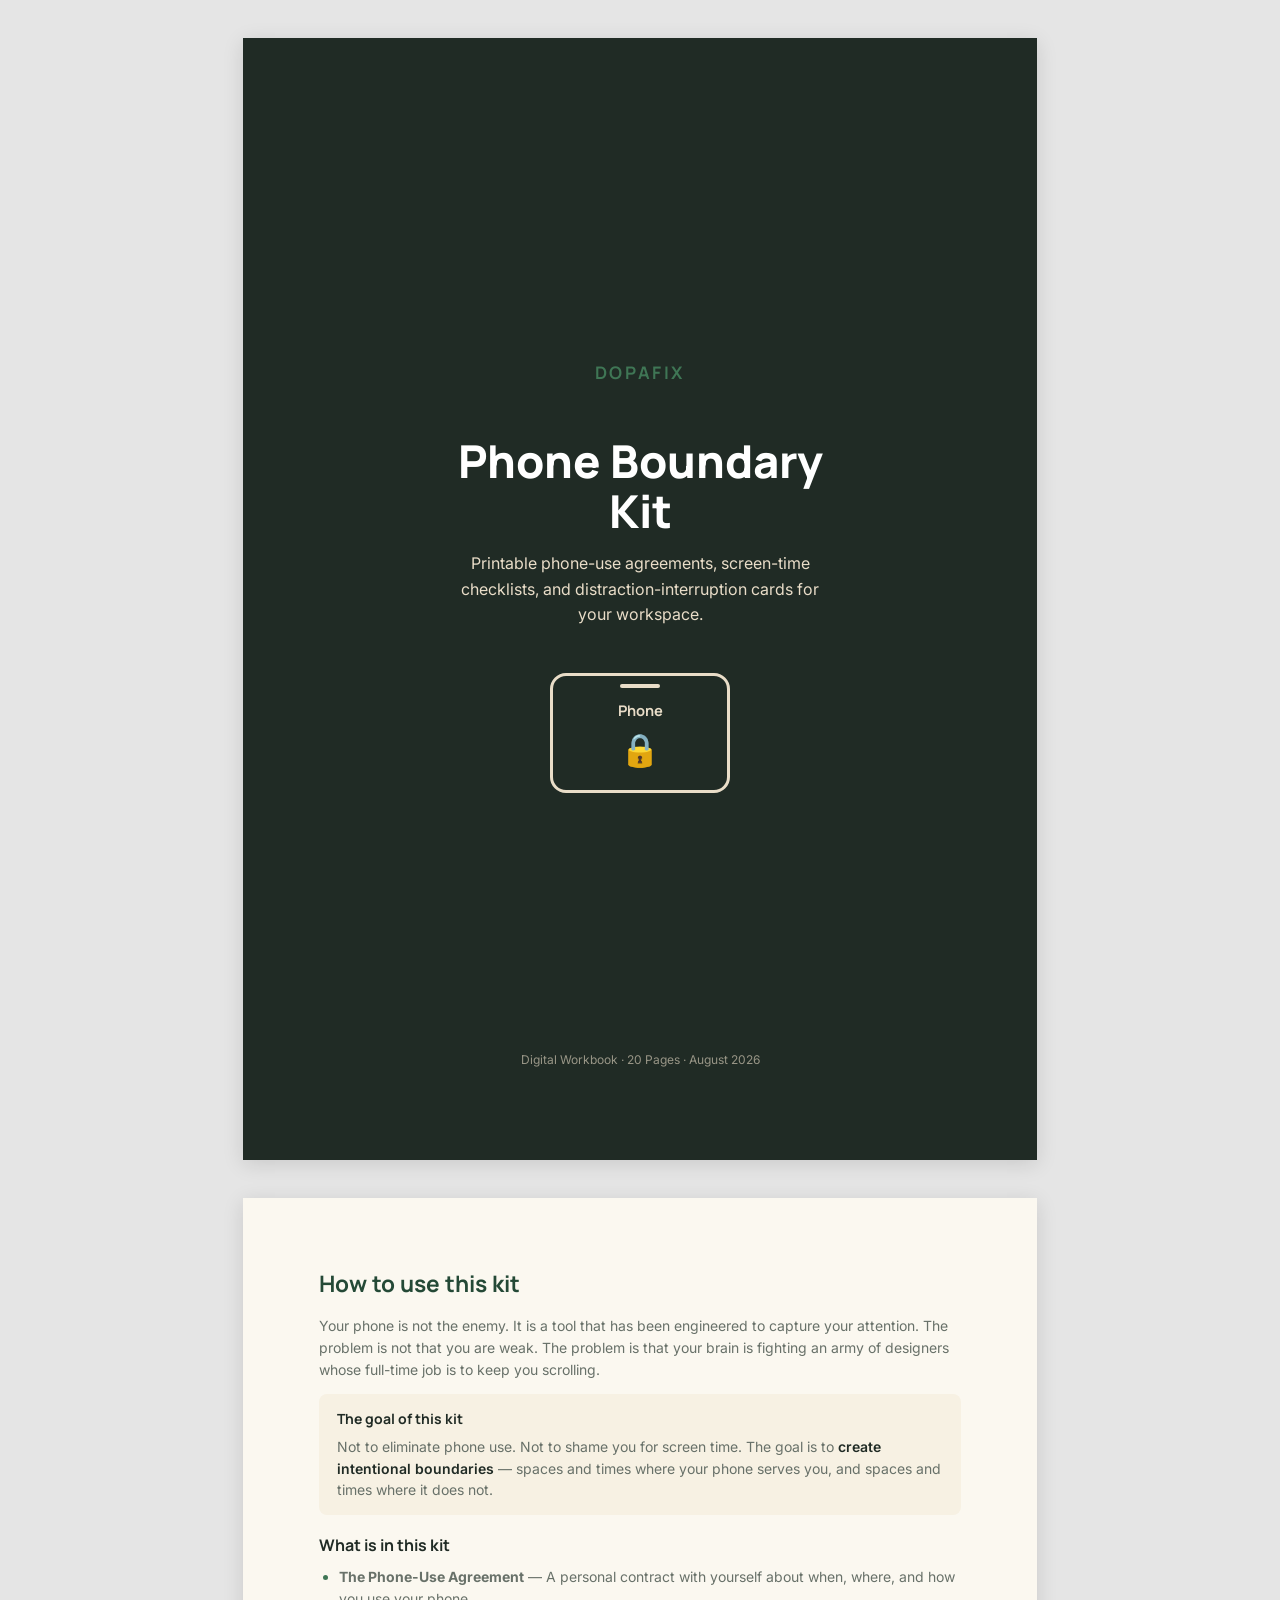
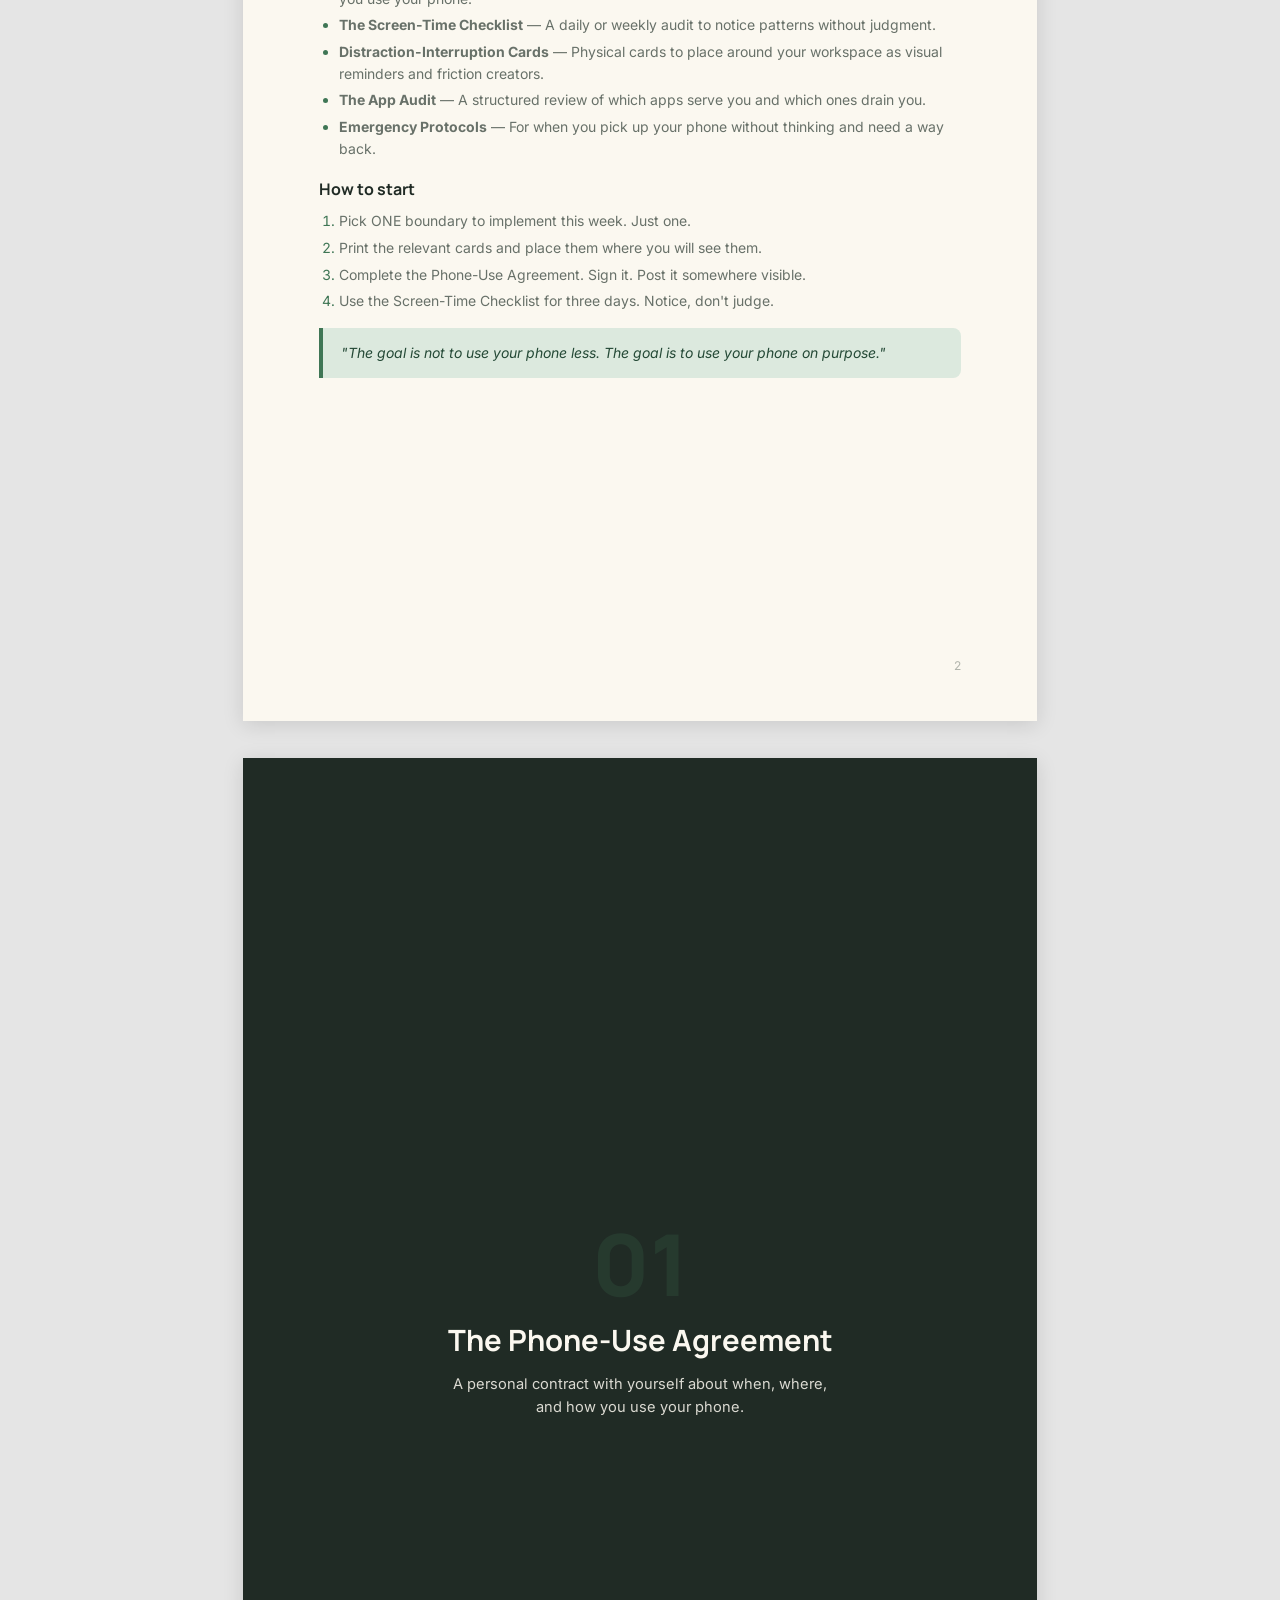
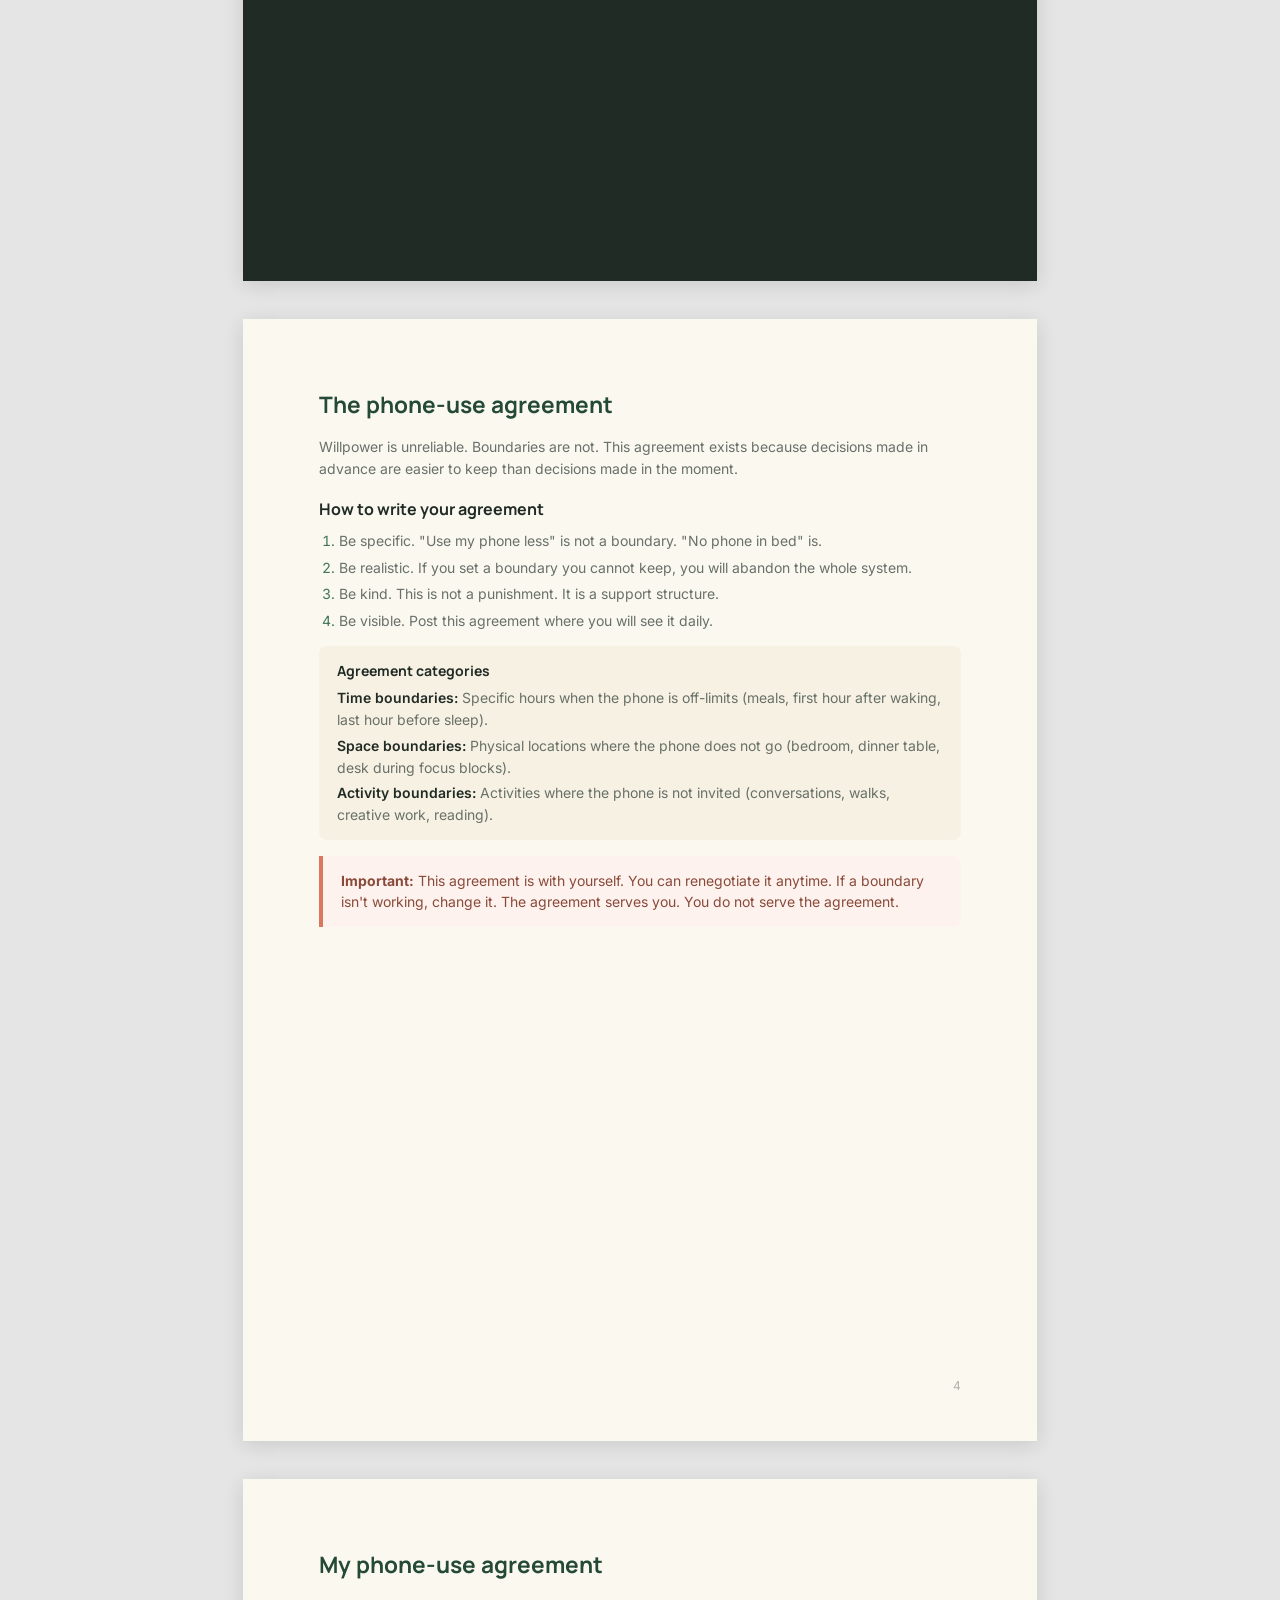
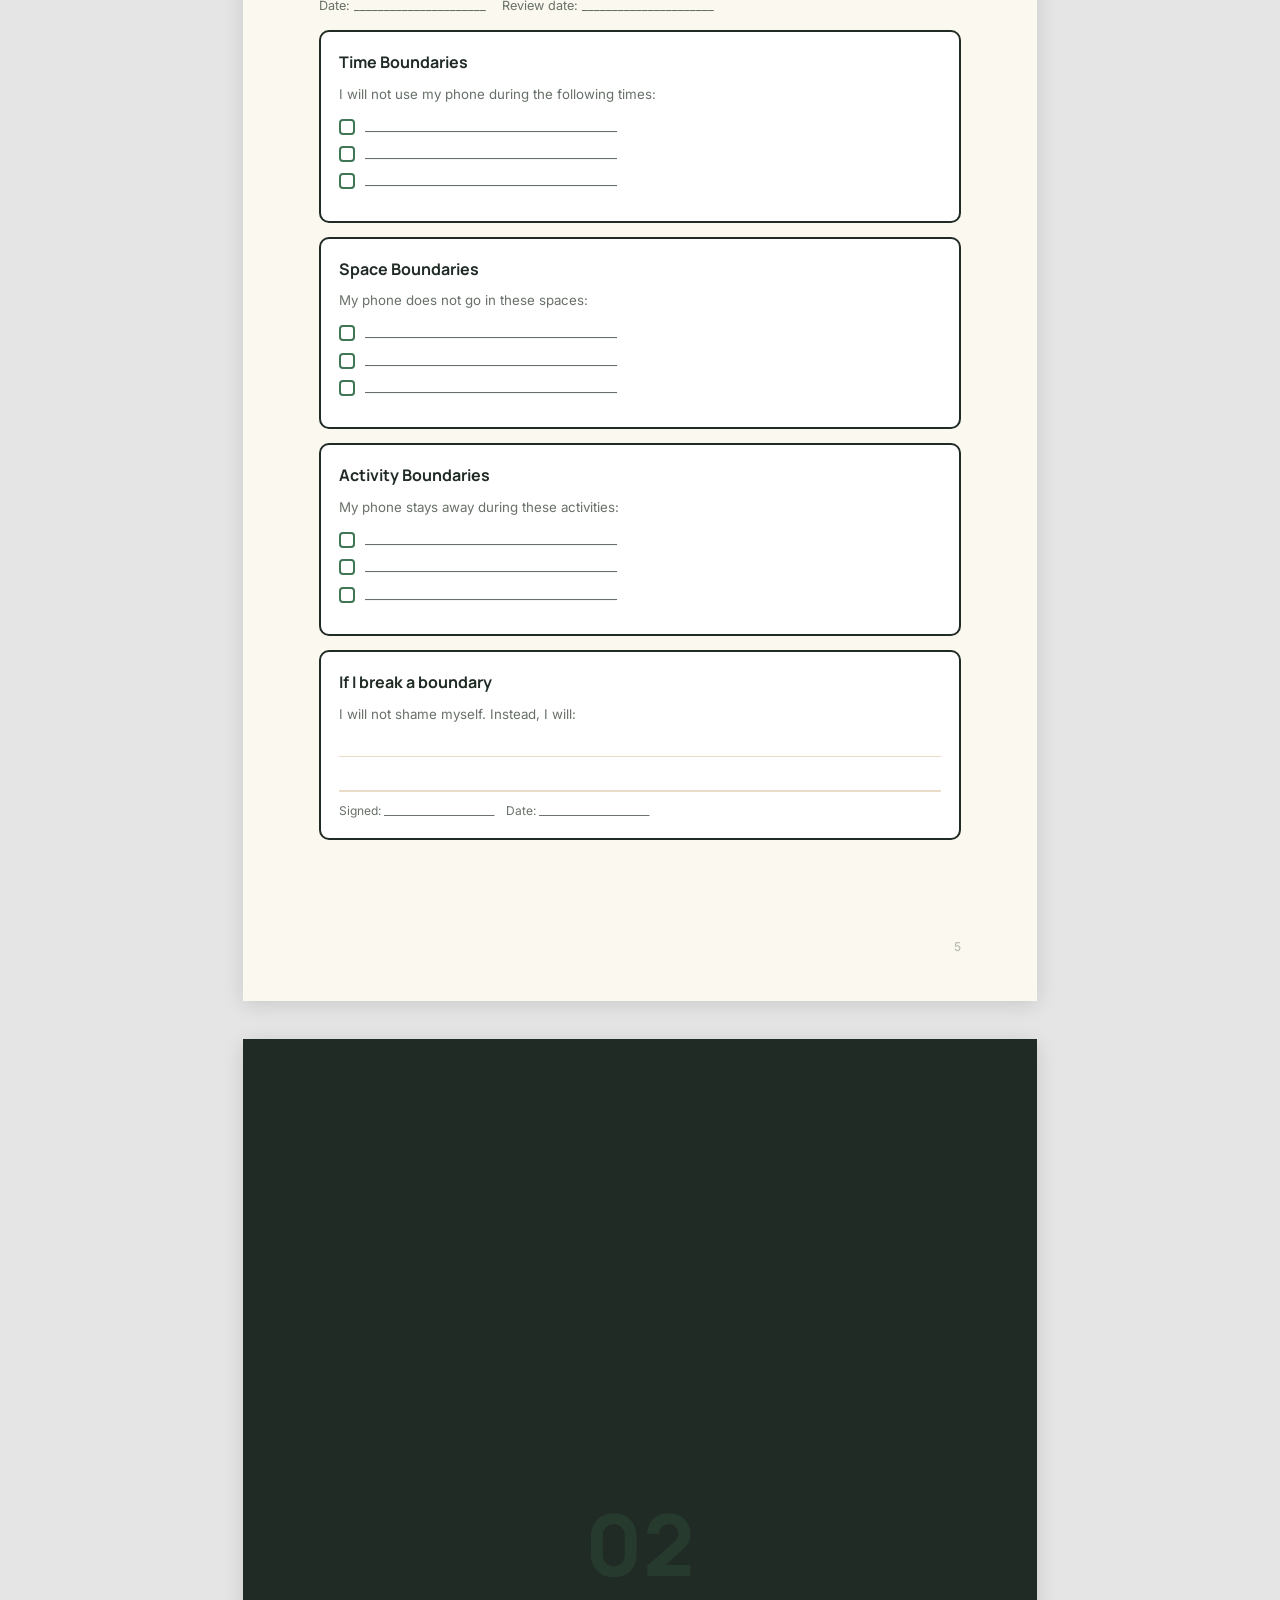
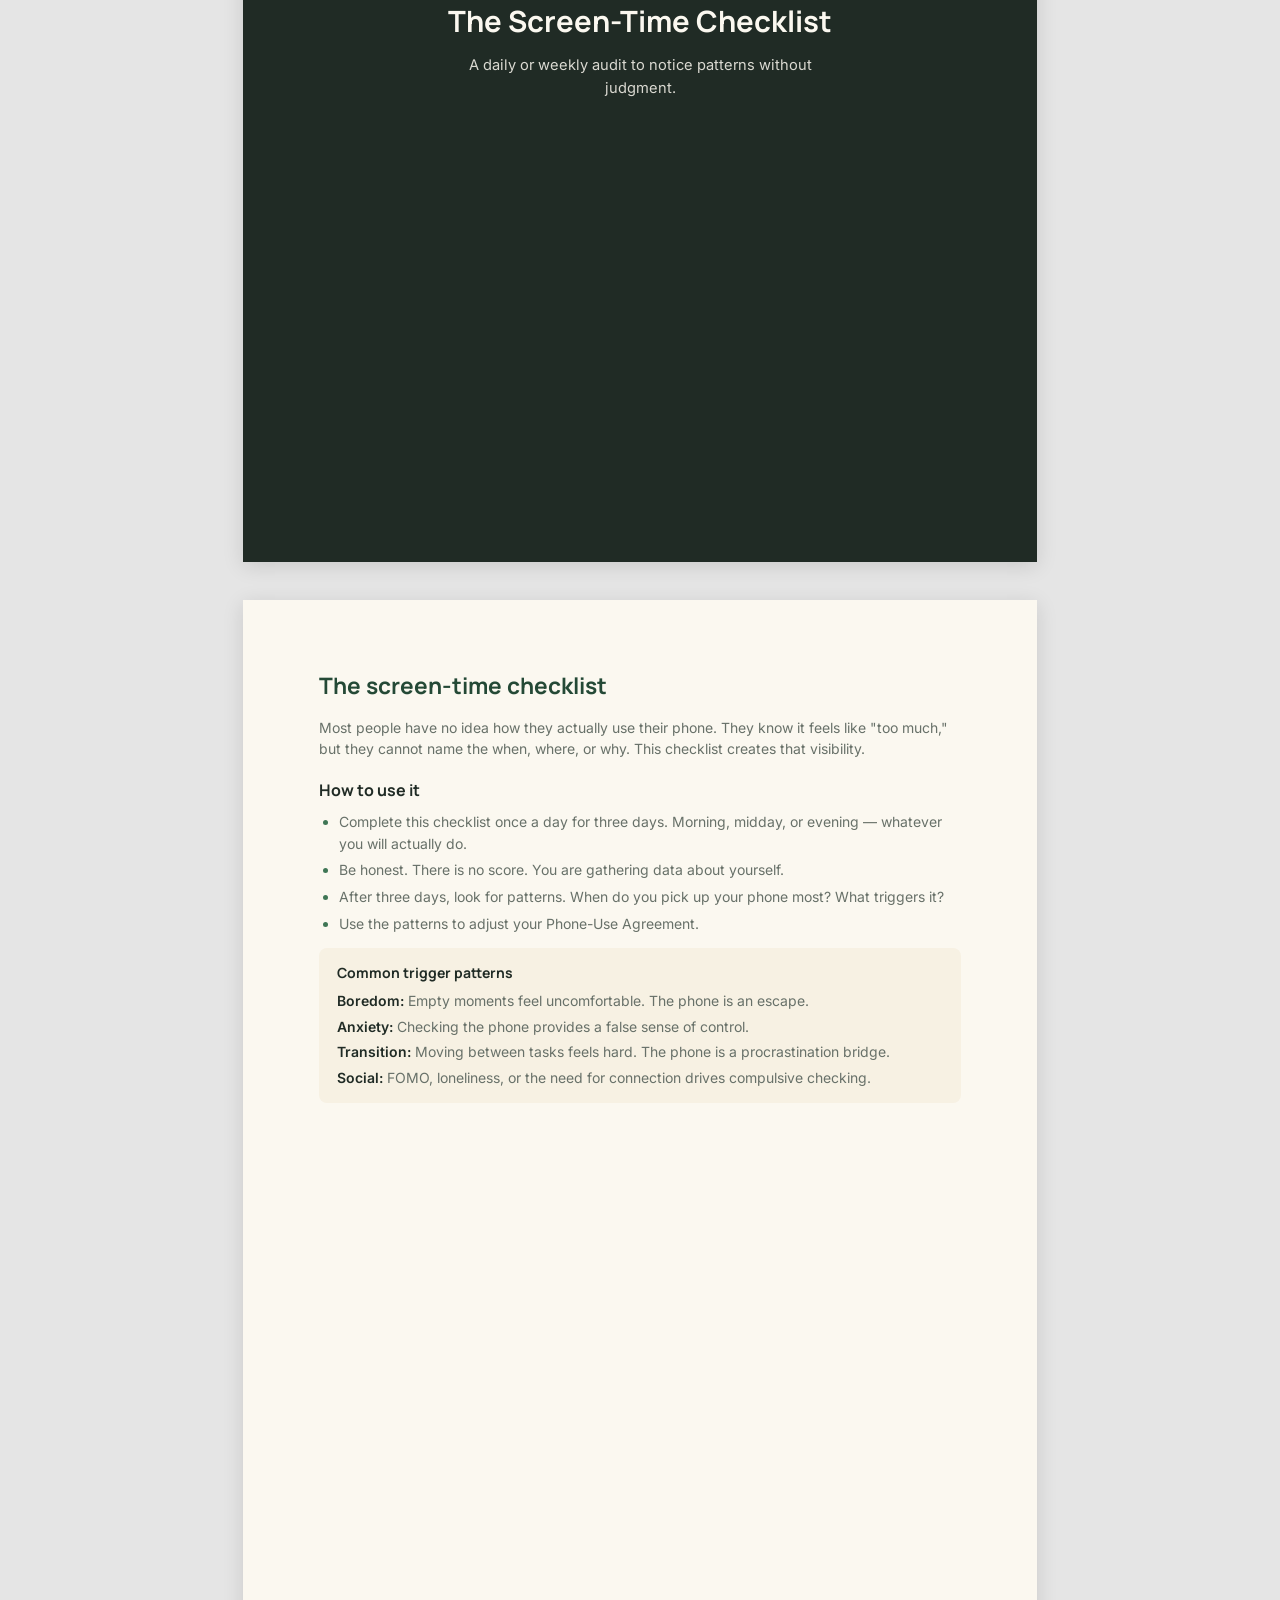
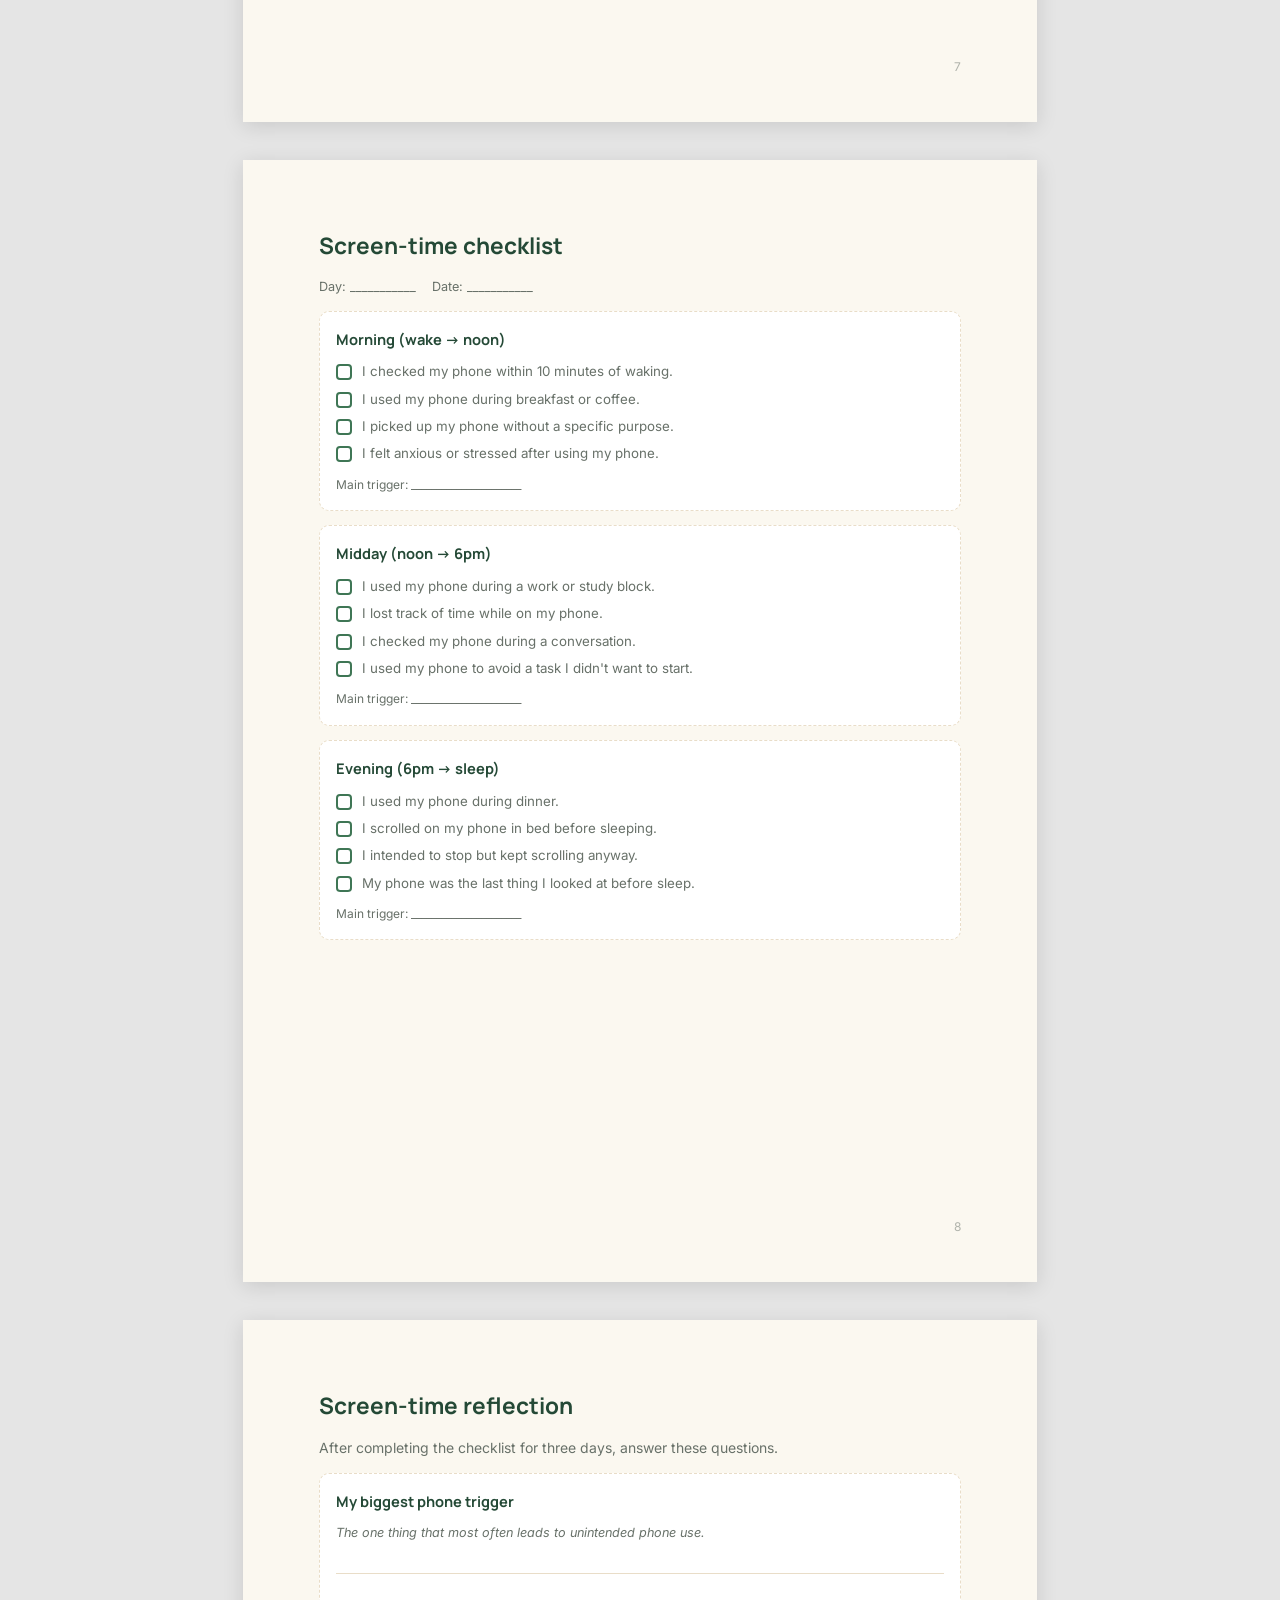
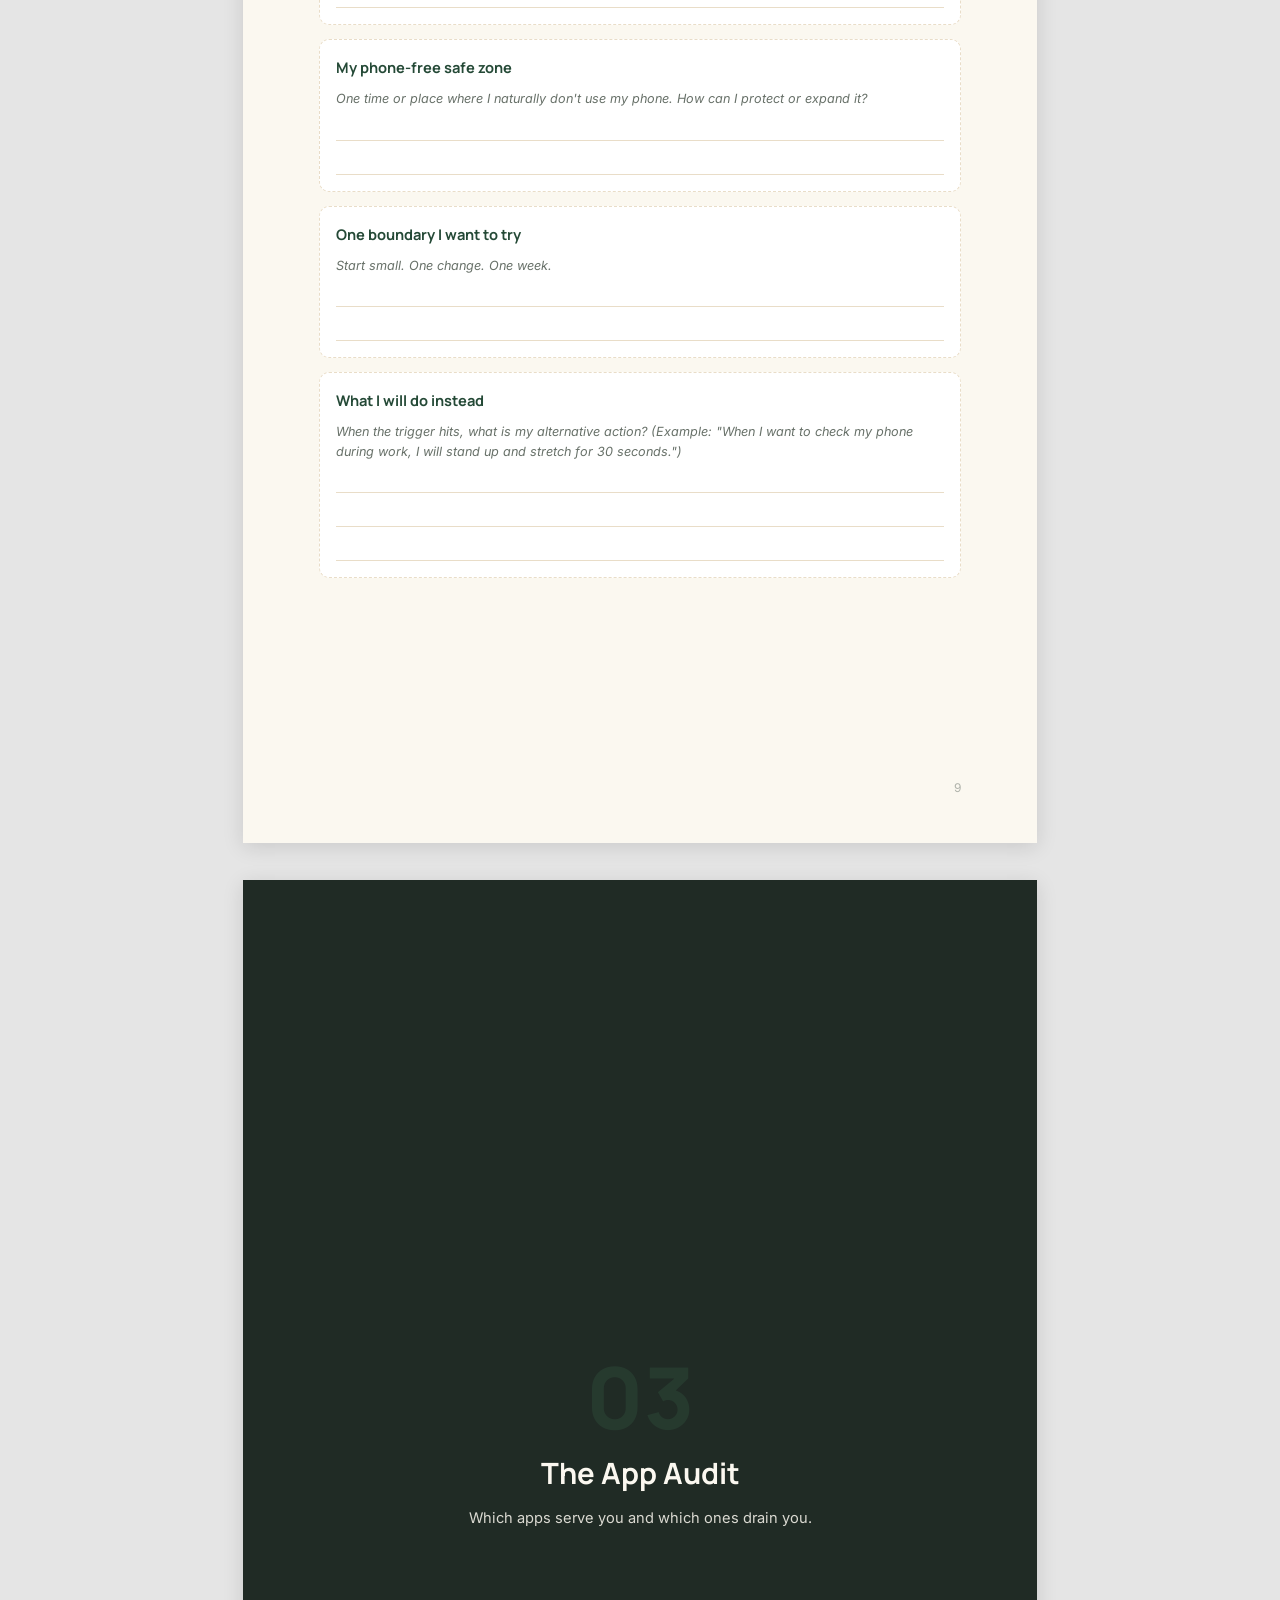
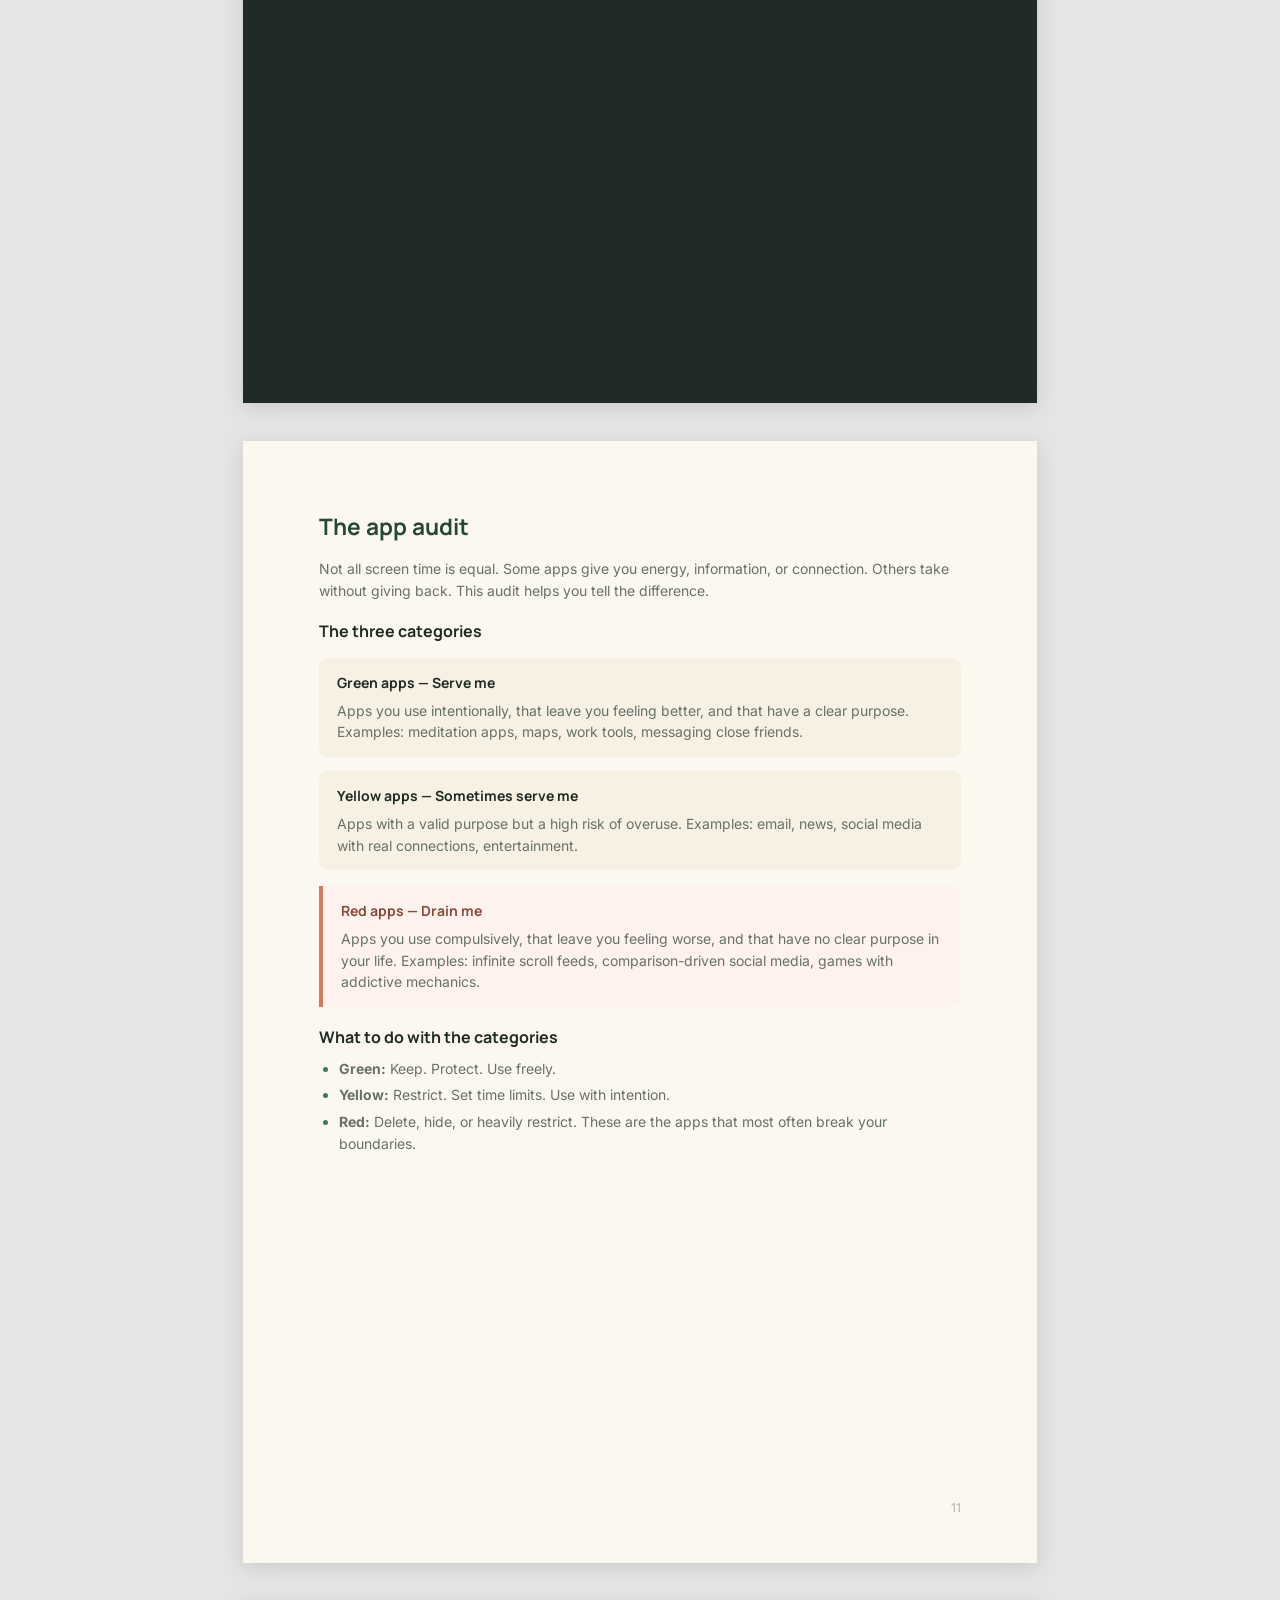
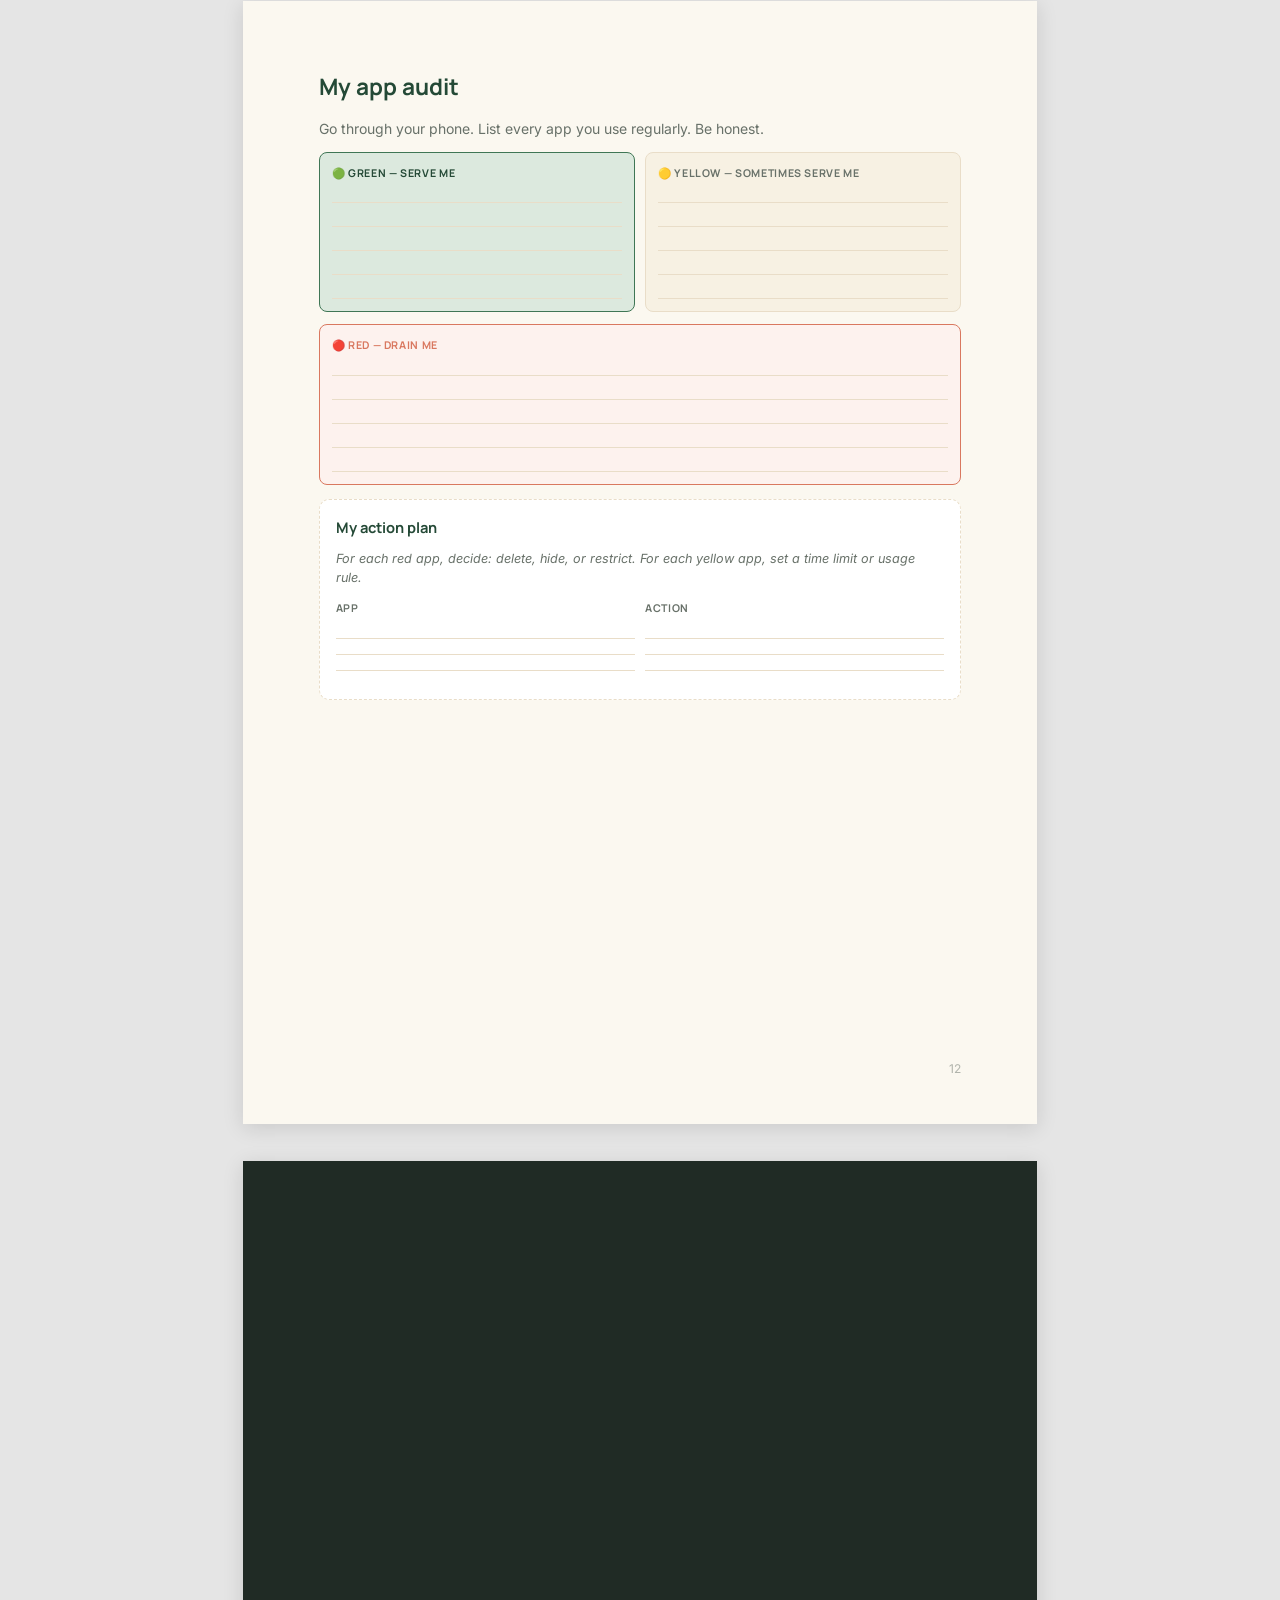
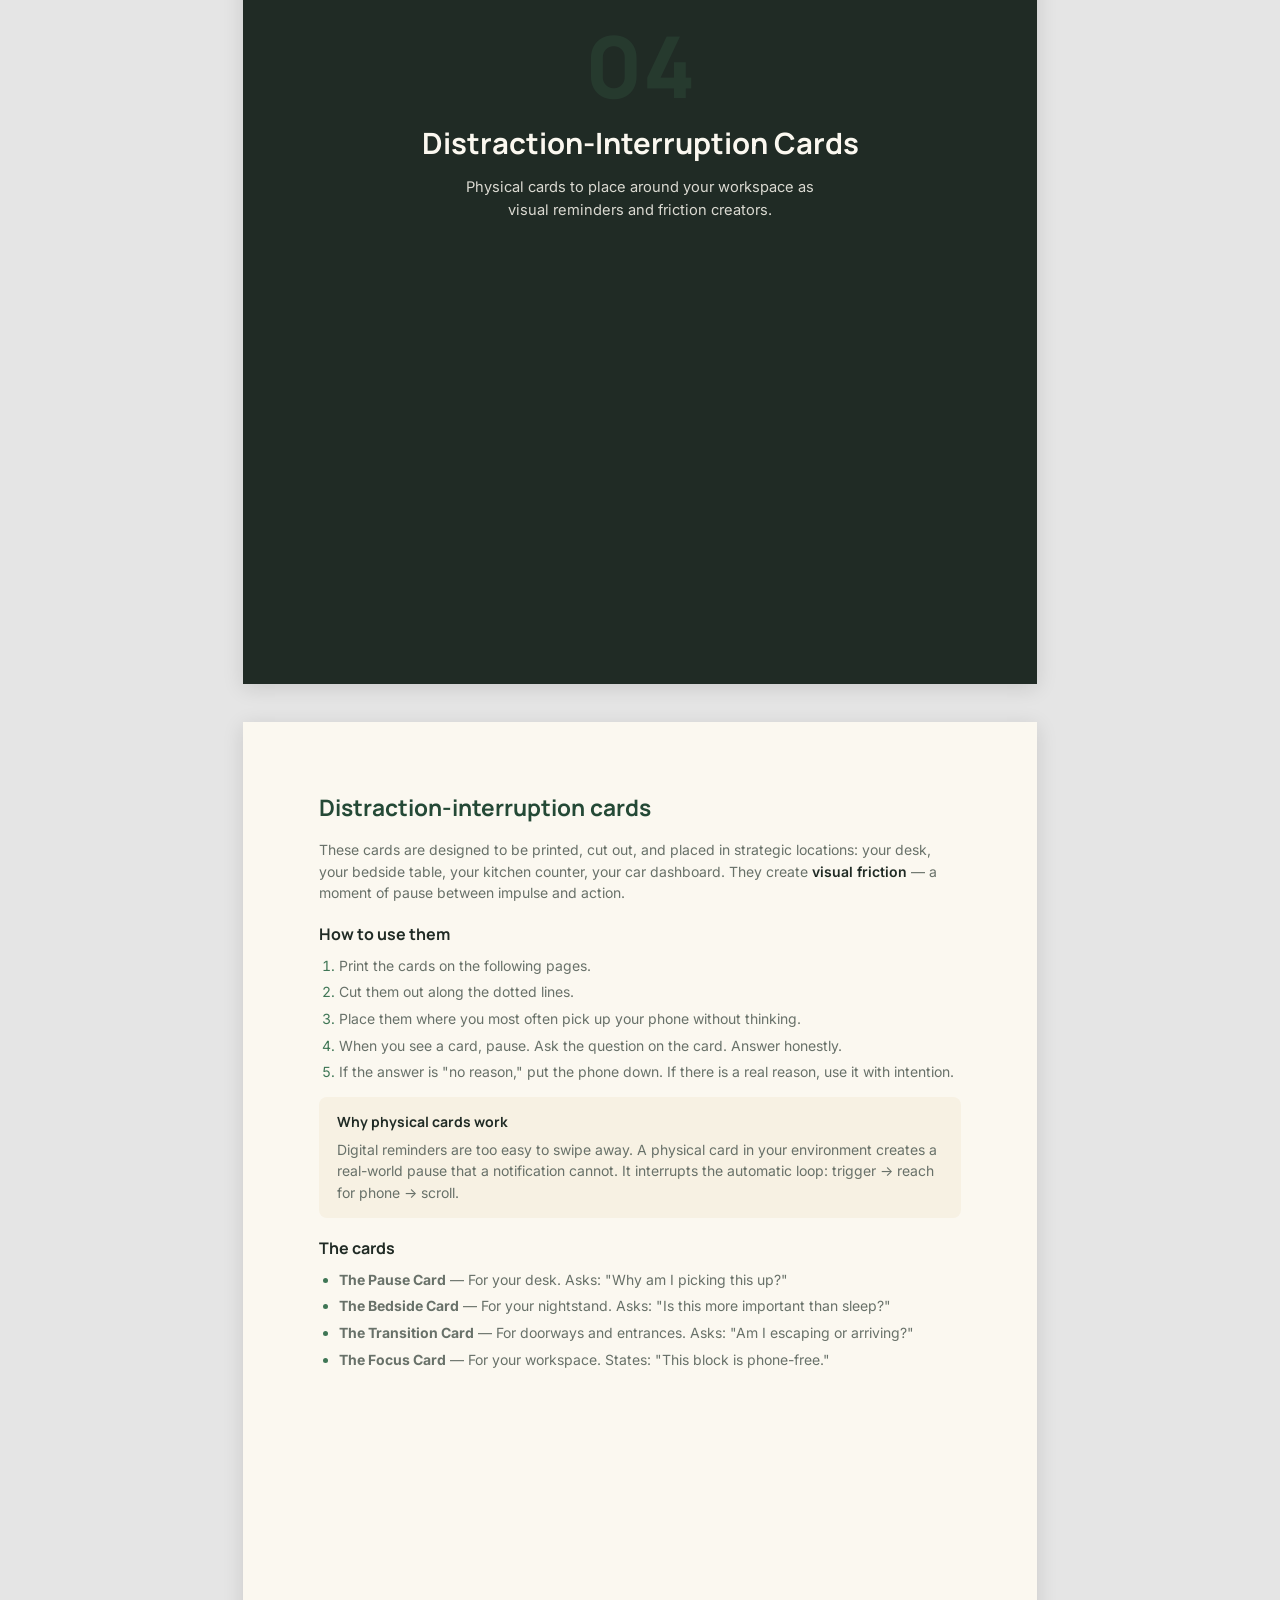
<file: product/phone_boundary_kit.html>
<!DOCTYPE html>
<html lang="en">
<head>
<meta charset="UTF-8">
<meta name="viewport" content="width=device-width, initial-scale=1.0">
<title>Phone Boundary Kit — DopaFix</title>
<link rel="preconnect" href="https://fonts.googleapis.com">
<link rel="preconnect" href="https://fonts.gstatic.com" crossorigin>
<link href="https://fonts.googleapis.com/css2?family=Inter:wght@400;500;600&family=Manrope:wght@500;600;700;800&display=swap" rel="stylesheet">
<style>
:root {
  --green-500: #3F7655;
  --green-700: #244936;
  --green-100: #DCE9DE;
  --vanilla-300: #F7F1E3;
  --vanilla-100: #FBF8F0;
  --vanilla-400: #E9DDC8;
  --terracotta-500: #D9785F;
  --terracotta-300: #E9A18D;
  --ink-900: #202B25;
  --ink-600: #687169;
  --font-heading: 'Manrope', sans-serif;
  --font-body: 'Inter', sans-serif;
}

* { box-sizing: border-box; margin: 0; padding: 0; }

@page { size: A4; margin: 0; }

body {
  font-family: var(--font-body);
  font-size: 10.5pt;
  line-height: 1.55;
  color: var(--ink-900);
  background: #e5e5e5;
}

.page {
  width: 210mm;
  min-height: 297mm;
  padding: 18mm 20mm;
  margin: 10mm auto;
  background: var(--vanilla-100);
  box-shadow: 0 4px 20px rgba(0,0,0,0.12);
  position: relative;
  page-break-after: always;
  overflow: hidden;
}

.page:last-child { page-break-after: auto; }

/* Cover */
.cover {
  display: flex;
  flex-direction: column;
  justify-content: center;
  align-items: center;
  text-align: center;
  background: var(--ink-900);
  color: var(--vanilla-100);
}

.cover__logo {
  font-family: var(--font-heading);
  font-size: 13pt;
  font-weight: 700;
  letter-spacing: 0.15em;
  text-transform: uppercase;
  color: var(--green-500);
  margin-bottom: 50px;
}

.cover__title {
  font-family: var(--font-heading);
  font-size: 34pt;
  font-weight: 800;
  line-height: 1.1;
  margin-bottom: 14px;
  color: #fff;
}

.cover__subtitle {
  font-size: 12pt;
  color: var(--vanilla-400);
  max-width: 380px;
  line-height: 1.6;
}

.cover__visual {
  margin: 45px 0;
  width: 180px;
  height: 120px;
  border: 3px solid var(--vanilla-400);
  border-radius: 16px;
  display: flex;
  flex-direction: column;
  align-items: center;
  justify-content: center;
  position: relative;
}

.cover__visual::before {
  content: '';
  position: absolute;
  top: 8px;
  left: 50%;
  transform: translateX(-50%);
  width: 40px;
  height: 4px;
  background: var(--vanilla-400);
  border-radius: 2px;
}

.cover__visual-text {
  font-family: var(--font-heading);
  font-size: 11pt;
  font-weight: 700;
  color: var(--vanilla-400);
  margin-top: 8px;
}

.cover__visual-lock {
  font-size: 24pt;
  margin-top: 4px;
}

.cover__meta {
  position: absolute;
  bottom: 24mm;
  font-size: 9pt;
  color: var(--vanilla-400);
  opacity: 0.6;
}

/* Section dividers */
.section-divider {
  display: flex;
  flex-direction: column;
  justify-content: center;
  align-items: center;
  text-align: center;
  background: var(--ink-900);
  color: var(--vanilla-100);
}

.section-divider__number {
  font-family: var(--font-heading);
  font-size: 64pt;
  font-weight: 800;
  opacity: 0.2;
  line-height: 1;
  margin-bottom: 12px;
  color: var(--green-500);
}

.section-divider__title {
  font-family: var(--font-heading);
  font-size: 22pt;
  font-weight: 700;
  margin-bottom: 10px;
}

.section-divider__desc {
  font-size: 11pt;
  opacity: 0.85;
  max-width: 380px;
}

/* Content pages */
.content h2 {
  font-family: var(--font-heading);
  font-size: 17pt;
  font-weight: 700;
  color: var(--green-700);
  margin-bottom: 14px;
  margin-top: 0;
}

.content h3 {
  font-family: var(--font-heading);
  font-size: 12pt;
  font-weight: 700;
  color: var(--ink-900);
  margin-bottom: 8px;
  margin-top: 18px;
}

.content h3:first-child { margin-top: 0; }

.content p {
  margin-bottom: 12px;
  color: var(--ink-600);
}

.content p strong { color: var(--ink-900); font-weight: 600; }

.content ul, .content ol {
  margin-bottom: 12px;
  padding-left: 20px;
  color: var(--ink-600);
}

.content li { margin-bottom: 5px; }
.content li::marker { color: var(--green-500); }

/* Boxes */
.warm-box {
  background: var(--vanilla-300);
  padding: 14px 18px;
  border-radius: 8px;
  margin: 14px 0;
}

.warm-box__title {
  font-family: var(--font-heading);
  font-size: 10.5pt;
  font-weight: 700;
  margin-bottom: 6px;
  color: var(--ink-900);
}

.quote-box {
  background: var(--green-100);
  border-left: 4px solid var(--green-500);
  padding: 14px 18px;
  margin: 16px 0;
  border-radius: 0 8px 8px 0;
  font-style: italic;
  color: var(--green-700);
  font-size: 10.5pt;
}

.alert-box {
  background: #fdf2ee;
  border-left: 4px solid var(--terracotta-500);
  padding: 14px 18px;
  margin: 16px 0;
  border-radius: 0 8px 8px 0;
  color: #8a4a3a;
  font-size: 10.5pt;
}

/* Worksheets */
.worksheet {
  border: 1.5px dashed var(--vanilla-400);
  border-radius: 10px;
  padding: 16px;
  margin: 14px 0;
  background: #fff;
}

.worksheet__title {
  font-family: var(--font-heading);
  font-size: 11pt;
  font-weight: 700;
  margin-bottom: 10px;
  color: var(--green-700);
}

.worksheet__prompt {
  font-size: 9.5pt;
  color: var(--ink-600);
  margin-bottom: 10px;
  font-style: italic;
}

.worksheet__lines {
  display: flex;
  flex-direction: column;
  gap: 12px;
}

.worksheet__line {
  border-bottom: 1px solid var(--vanilla-400);
  height: 22px;
}

/* Checklist */
.checklist {
  display: flex;
  flex-direction: column;
  gap: 8px;
  margin: 12px 0;
}

.checklist__item {
  display: flex;
  align-items: flex-start;
  gap: 10px;
}

.checklist__box {
  width: 16px;
  height: 16px;
  border: 2px solid var(--green-500);
  border-radius: 4px;
  flex-shrink: 0;
  margin-top: 2px;
}

.checklist__text {
  font-size: 10pt;
  color: var(--ink-600);
  line-height: 1.45;
}

/* Agreement card */
.agreement-card {
  background: #fff;
  border: 2px solid var(--ink-900);
  border-radius: 10px;
  padding: 18px;
  margin: 14px 0;
}

.agreement-card__title {
  font-family: var(--font-heading);
  font-size: 12pt;
  font-weight: 700;
  margin-bottom: 10px;
  color: var(--ink-900);
}

.agreement-card__text {
  font-size: 10pt;
  color: var(--ink-600);
  line-height: 1.5;
  margin-bottom: 10px;
}

.agreement-card__signature {
  border-top: 1px solid var(--vanilla-400);
  padding-top: 10px;
  font-size: 9pt;
  color: var(--ink-600);
}

/* Phone screen mockup */
.phone-mockup {
  width: 140px;
  height: 220px;
  border: 2px solid var(--ink-900);
  border-radius: 16px;
  margin: 14px auto;
  background: #fff;
  display: flex;
  flex-direction: column;
  align-items: center;
  padding: 12px 8px;
  position: relative;
}

.phone-mockup::before {
  content: '';
  width: 30px;
  height: 4px;
  background: var(--vanilla-400);
  border-radius: 2px;
  margin-bottom: 8px;
}

.phone-mockup__app {
  width: 100%;
  height: 28px;
  background: var(--vanilla-300);
  border-radius: 6px;
  margin-bottom: 6px;
  display: flex;
  align-items: center;
  padding: 0 8px;
  font-size: 7pt;
  color: var(--ink-600);
}

.phone-mockup__app--blocked {
  background: var(--terracotta-300);
  opacity: 0.6;
}

.phone-mockup__app--allowed {
  background: var(--green-100);
}

/* Grid */
.grid-2 {
  display: grid;
  grid-template-columns: 1fr 1fr;
  gap: 10px;
  margin: 12px 0;
}

.grid-item {
  background: #fff;
  border: 1.5px solid var(--vanilla-400);
  border-radius: 8px;
  padding: 12px;
}

.grid-item__label {
  font-family: var(--font-heading);
  font-size: 8pt;
  font-weight: 700;
  text-transform: uppercase;
  letter-spacing: 0.06em;
  color: var(--ink-600);
  margin-bottom: 6px;
}

.grid-item__lines {
  display: flex;
  flex-direction: column;
  gap: 8px;
}

.grid-item__line {
  border-bottom: 1px solid var(--vanilla-400);
  height: 16px;
}

/* Page numbers */
.page-number {
  position: absolute;
  bottom: 12mm;
  right: 20mm;
  font-size: 9pt;
  color: var(--ink-600);
  opacity: 0.5;
}

/* Print */
@media print {
  body { background: white; }
  .page {
    margin: 0;
    box-shadow: none;
    width: 210mm;
    min-height: 297mm;
    page-break-after: always;
  }
  .page:last-child { page-break-after: auto; }
}

@media screen {
  .page { margin-bottom: 18px; }
}

@media (max-width: 600px) {
  .page { width: 100%; padding: 14mm; margin: 0; box-shadow: none; min-height: auto; }
  .grid-2 { grid-template-columns: 1fr; }
}
</style>
<base target="_blank">
</head>
<body>

<!-- ==================== COVER ==================== -->
<div class="page cover">
  <div class="cover__logo">DopaFix</div>
  <h1 class="cover__title">Phone Boundary<br>Kit</h1>
  <p class="cover__subtitle">Printable phone-use agreements, screen-time checklists, and distraction-interruption cards for your workspace.</p>
  <div class="cover__visual">
    <div class="cover__visual-text">Phone</div>
    <div class="cover__visual-lock">🔒</div>
  </div>
  <div class="cover__meta">Digital Workbook · 20 Pages · August 2026</div>
</div>

<!-- ==================== HOW TO USE ==================== -->
<div class="page content">
  <h2>How to use this kit</h2>
  <p>Your phone is not the enemy. It is a tool that has been engineered to capture your attention. The problem is not that you are weak. The problem is that your brain is fighting an army of designers whose full-time job is to keep you scrolling.</p>

  <div class="warm-box">
    <div class="warm-box__title">The goal of this kit</div>
    <p style="margin-bottom:0;">Not to eliminate phone use. Not to shame you for screen time. The goal is to <strong>create intentional boundaries</strong> — spaces and times where your phone serves you, and spaces and times where it does not.</p>
  </div>

  <h3>What is in this kit</h3>
  <ul>
    <li><strong>The Phone-Use Agreement</strong> — A personal contract with yourself about when, where, and how you use your phone.</li>
    <li><strong>The Screen-Time Checklist</strong> — A daily or weekly audit to notice patterns without judgment.</li>
    <li><strong>Distraction-Interruption Cards</strong> — Physical cards to place around your workspace as visual reminders and friction creators.</li>
    <li><strong>The App Audit</strong> — A structured review of which apps serve you and which ones drain you.</li>
    <li><strong>Emergency Protocols</strong> — For when you pick up your phone without thinking and need a way back.</li>
  </ul>

  <h3>How to start</h3>
  <ol>
    <li>Pick ONE boundary to implement this week. Just one.</li>
    <li>Print the relevant cards and place them where you will see them.</li>
    <li>Complete the Phone-Use Agreement. Sign it. Post it somewhere visible.</li>
    <li>Use the Screen-Time Checklist for three days. Notice, don't judge.</li>
  </ol>

  <div class="quote-box">
    "The goal is not to use your phone less. The goal is to use your phone on purpose."
  </div>

  <div class="page-number">2</div>
</div>

<!-- ==================== SECTION 1 DIVIDER ==================== -->
<div class="page section-divider">
  <div class="section-divider__number">01</div>
  <h2 class="section-divider__title">The Phone-Use Agreement</h2>
  <p class="section-divider__desc">A personal contract with yourself about when, where, and how you use your phone.</p>
</div>

<!-- ==================== AGREEMENT GUIDE ==================== -->
<div class="page content">
  <h2>The phone-use agreement</h2>
  <p>Willpower is unreliable. Boundaries are not. This agreement exists because decisions made in advance are easier to keep than decisions made in the moment.</p>

  <h3>How to write your agreement</h3>
  <ol>
    <li>Be specific. "Use my phone less" is not a boundary. "No phone in bed" is.</li>
    <li>Be realistic. If you set a boundary you cannot keep, you will abandon the whole system.</li>
    <li>Be kind. This is not a punishment. It is a support structure.</li>
    <li>Be visible. Post this agreement where you will see it daily.</li>
  </ol>

  <div class="warm-box">
    <div class="warm-box__title">Agreement categories</div>
    <p style="margin-bottom:4px;"><strong>Time boundaries:</strong> Specific hours when the phone is off-limits (meals, first hour after waking, last hour before sleep).</p>
    <p style="margin-bottom:4px;"><strong>Space boundaries:</strong> Physical locations where the phone does not go (bedroom, dinner table, desk during focus blocks).</p>
    <p style="margin-bottom:0;"><strong>Activity boundaries:</strong> Activities where the phone is not invited (conversations, walks, creative work, reading).</p>
  </div>

  <div class="alert-box">
    <strong>Important:</strong> This agreement is with yourself. You can renegotiate it anytime. If a boundary isn't working, change it. The agreement serves you. You do not serve the agreement.
  </div>

  <div class="page-number">4</div>
</div>

<!-- ==================== AGREEMENT WORKSHEET ==================== -->
<div class="page content">
  <h2>My phone-use agreement</h2>
  <p style="font-size:9.5pt;color:var(--ink-600);margin-bottom:14px;">Date: ______________________ &nbsp;&nbsp; Review date: ______________________</p>

  <div class="agreement-card">
    <div class="agreement-card__title">Time Boundaries</div>
    <div class="agreement-card__text">I will not use my phone during the following times:</div>
    <div class="checklist">
      <div class="checklist__item"><div class="checklist__box"></div><div class="checklist__text">__________________________________________</div></div>
      <div class="checklist__item"><div class="checklist__box"></div><div class="checklist__text">__________________________________________</div></div>
      <div class="checklist__item"><div class="checklist__box"></div><div class="checklist__text">__________________________________________</div></div>
    </div>
  </div>

  <div class="agreement-card">
    <div class="agreement-card__title">Space Boundaries</div>
    <div class="agreement-card__text">My phone does not go in these spaces:</div>
    <div class="checklist">
      <div class="checklist__item"><div class="checklist__box"></div><div class="checklist__text">__________________________________________</div></div>
      <div class="checklist__item"><div class="checklist__box"></div><div class="checklist__text">__________________________________________</div></div>
      <div class="checklist__item"><div class="checklist__box"></div><div class="checklist__text">__________________________________________</div></div>
    </div>
  </div>

  <div class="agreement-card">
    <div class="agreement-card__title">Activity Boundaries</div>
    <div class="agreement-card__text">My phone stays away during these activities:</div>
    <div class="checklist">
      <div class="checklist__item"><div class="checklist__box"></div><div class="checklist__text">__________________________________________</div></div>
      <div class="checklist__item"><div class="checklist__box"></div><div class="checklist__text">__________________________________________</div></div>
      <div class="checklist__item"><div class="checklist__box"></div><div class="checklist__text">__________________________________________</div></div>
    </div>
  </div>

  <div class="agreement-card">
    <div class="agreement-card__title">If I break a boundary</div>
    <div class="agreement-card__text">I will not shame myself. Instead, I will:</div>
    <div class="worksheet__lines">
      <div class="worksheet__line"></div>
      <div class="worksheet__line"></div>
    </div>
    <div class="agreement-card__signature">Signed: ______________________ &nbsp;&nbsp; Date: ______________________</div>
  </div>

  <div class="page-number">5</div>
</div>

<!-- ==================== SECTION 2 DIVIDER ==================== -->
<div class="page section-divider">
  <div class="section-divider__number">02</div>
  <h2 class="section-divider__title">The Screen-Time Checklist</h2>
  <p class="section-divider__desc">A daily or weekly audit to notice patterns without judgment.</p>
</div>

<!-- ==================== SCREEN-TIME GUIDE ==================== -->
<div class="page content">
  <h2>The screen-time checklist</h2>
  <p>Most people have no idea how they actually use their phone. They know it feels like "too much," but they cannot name the when, where, or why. This checklist creates that visibility.</p>

  <h3>How to use it</h3>
  <ul>
    <li>Complete this checklist once a day for three days. Morning, midday, or evening — whatever you will actually do.</li>
    <li>Be honest. There is no score. You are gathering data about yourself.</li>
    <li>After three days, look for patterns. When do you pick up your phone most? What triggers it?</li>
    <li>Use the patterns to adjust your Phone-Use Agreement.</li>
  </ul>

  <div class="warm-box">
    <div class="warm-box__title">Common trigger patterns</div>
    <p style="margin-bottom:4px;"><strong>Boredom:</strong> Empty moments feel uncomfortable. The phone is an escape.</p>
    <p style="margin-bottom:4px;"><strong>Anxiety:</strong> Checking the phone provides a false sense of control.</p>
    <p style="margin-bottom:4px;"><strong>Transition:</strong> Moving between tasks feels hard. The phone is a procrastination bridge.</p>
    <p style="margin-bottom:0;"><strong>Social:</strong> FOMO, loneliness, or the need for connection drives compulsive checking.</p>
  </div>

  <div class="page-number">7</div>
</div>

<!-- ==================== SCREEN-TIME WORKSHEET ==================== -->
<div class="page content">
  <h2>Screen-time checklist</h2>
  <p style="font-size:9.5pt;color:var(--ink-600);margin-bottom:12px;">Day: ___________ &nbsp;&nbsp; Date: ___________</p>

  <div class="worksheet">
    <div class="worksheet__title">Morning (wake → noon)</div>
    <div class="checklist">
      <div class="checklist__item"><div class="checklist__box"></div><div class="checklist__text">I checked my phone within 10 minutes of waking.</div></div>
      <div class="checklist__item"><div class="checklist__box"></div><div class="checklist__text">I used my phone during breakfast or coffee.</div></div>
      <div class="checklist__item"><div class="checklist__box"></div><div class="checklist__text">I picked up my phone without a specific purpose.</div></div>
      <div class="checklist__item"><div class="checklist__box"></div><div class="checklist__text">I felt anxious or stressed after using my phone.</div></div>
    </div>
    <div style="margin-top:8px;font-size:9pt;color:var(--ink-600);">Main trigger: ______________________</div>
  </div>

  <div class="worksheet">
    <div class="worksheet__title">Midday (noon → 6pm)</div>
    <div class="checklist">
      <div class="checklist__item"><div class="checklist__box"></div><div class="checklist__text">I used my phone during a work or study block.</div></div>
      <div class="checklist__item"><div class="checklist__box"></div><div class="checklist__text">I lost track of time while on my phone.</div></div>
      <div class="checklist__item"><div class="checklist__box"></div><div class="checklist__text">I checked my phone during a conversation.</div></div>
      <div class="checklist__item"><div class="checklist__box"></div><div class="checklist__text">I used my phone to avoid a task I didn't want to start.</div></div>
    </div>
    <div style="margin-top:8px;font-size:9pt;color:var(--ink-600);">Main trigger: ______________________</div>
  </div>

  <div class="worksheet">
    <div class="worksheet__title">Evening (6pm → sleep)</div>
    <div class="checklist">
      <div class="checklist__item"><div class="checklist__box"></div><div class="checklist__text">I used my phone during dinner.</div></div>
      <div class="checklist__item"><div class="checklist__box"></div><div class="checklist__text">I scrolled on my phone in bed before sleeping.</div></div>
      <div class="checklist__item"><div class="checklist__box"></div><div class="checklist__text">I intended to stop but kept scrolling anyway.</div></div>
      <div class="checklist__item"><div class="checklist__box"></div><div class="checklist__text">My phone was the last thing I looked at before sleep.</div></div>
    </div>
    <div style="margin-top:8px;font-size:9pt;color:var(--ink-600);">Main trigger: ______________________</div>
  </div>

  <div class="page-number">8</div>
</div>

<!-- ==================== SCREEN-TIME REFLECTION ==================== -->
<div class="page content">
  <h2>Screen-time reflection</h2>
  <p>After completing the checklist for three days, answer these questions.</p>

  <div class="worksheet">
    <div class="worksheet__title">My biggest phone trigger</div>
    <div class="worksheet__prompt">The one thing that most often leads to unintended phone use.</div>
    <div class="worksheet__lines">
      <div class="worksheet__line"></div>
      <div class="worksheet__line"></div>
    </div>
  </div>

  <div class="worksheet">
    <div class="worksheet__title">My phone-free safe zone</div>
    <div class="worksheet__prompt">One time or place where I naturally don't use my phone. How can I protect or expand it?</div>
    <div class="worksheet__lines">
      <div class="worksheet__line"></div>
      <div class="worksheet__line"></div>
    </div>
  </div>

  <div class="worksheet">
    <div class="worksheet__title">One boundary I want to try</div>
    <div class="worksheet__prompt">Start small. One change. One week.</div>
    <div class="worksheet__lines">
      <div class="worksheet__line"></div>
      <div class="worksheet__line"></div>
    </div>
  </div>

  <div class="worksheet">
    <div class="worksheet__title">What I will do instead</div>
    <div class="worksheet__prompt">When the trigger hits, what is my alternative action? (Example: "When I want to check my phone during work, I will stand up and stretch for 30 seconds.")</div>
    <div class="worksheet__lines">
      <div class="worksheet__line"></div>
      <div class="worksheet__line"></div>
      <div class="worksheet__line"></div>
    </div>
  </div>

  <div class="page-number">9</div>
</div>

<!-- ==================== SECTION 3 DIVIDER ==================== -->
<div class="page section-divider">
  <div class="section-divider__number">03</div>
  <h2 class="section-divider__title">The App Audit</h2>
  <p class="section-divider__desc">Which apps serve you and which ones drain you.</p>
</div>

<!-- ==================== APP AUDIT ==================== -->
<div class="page content">
  <h2>The app audit</h2>
  <p>Not all screen time is equal. Some apps give you energy, information, or connection. Others take without giving back. This audit helps you tell the difference.</p>

  <h3>The three categories</h3>

  <div class="warm-box">
    <div class="warm-box__title">Green apps — Serve me</div>
    <p style="margin-bottom:0;">Apps you use intentionally, that leave you feeling better, and that have a clear purpose. Examples: meditation apps, maps, work tools, messaging close friends.</p>
  </div>

  <div class="warm-box">
    <div class="warm-box__title">Yellow apps — Sometimes serve me</div>
    <p style="margin-bottom:0;">Apps with a valid purpose but a high risk of overuse. Examples: email, news, social media with real connections, entertainment.</p>
  </div>

  <div class="alert-box">
    <div class="warm-box__title" style="color:#8a4a3a;">Red apps — Drain me</div>
    <p style="margin-bottom:0;">Apps you use compulsively, that leave you feeling worse, and that have no clear purpose in your life. Examples: infinite scroll feeds, comparison-driven social media, games with addictive mechanics.</p>
  </div>

  <h3>What to do with the categories</h3>
  <ul>
    <li><strong>Green:</strong> Keep. Protect. Use freely.</li>
    <li><strong>Yellow:</strong> Restrict. Set time limits. Use with intention.</li>
    <li><strong>Red:</strong> Delete, hide, or heavily restrict. These are the apps that most often break your boundaries.</li>
  </ul>

  <div class="page-number">11</div>
</div>

<!-- ==================== APP AUDIT WORKSHEET ==================== -->
<div class="page content">
  <h2>My app audit</h2>
  <p>Go through your phone. List every app you use regularly. Be honest.</p>

  <div class="grid-2">
    <div class="grid-item" style="border-color:var(--green-500);background:var(--green-100);">
      <div class="grid-item__label" style="color:var(--green-700);">🟢 Green — Serve me</div>
      <div class="grid-item__lines">
        <div class="grid-item__line"></div>
        <div class="grid-item__line"></div>
        <div class="grid-item__line"></div>
        <div class="grid-item__line"></div>
        <div class="grid-item__line"></div>
      </div>
    </div>
    <div class="grid-item" style="border-color:var(--vanilla-400);background:var(--vanilla-300);">
      <div class="grid-item__label">🟡 Yellow — Sometimes serve me</div>
      <div class="grid-item__lines">
        <div class="grid-item__line"></div>
        <div class="grid-item__line"></div>
        <div class="grid-item__line"></div>
        <div class="grid-item__line"></div>
        <div class="grid-item__line"></div>
      </div>
    </div>
  </div>

  <div class="grid-item" style="border-color:var(--terracotta-500);background:#fdf2ee;margin:10px 0;">
    <div class="grid-item__label" style="color:var(--terracotta-500);">🔴 Red — Drain me</div>
    <div class="grid-item__lines">
      <div class="grid-item__line"></div>
      <div class="grid-item__line"></div>
      <div class="grid-item__line"></div>
      <div class="grid-item__line"></div>
      <div class="grid-item__line"></div>
    </div>
  </div>

  <div class="worksheet">
    <div class="worksheet__title">My action plan</div>
    <div class="worksheet__prompt">For each red app, decide: delete, hide, or restrict. For each yellow app, set a time limit or usage rule.</div>
    <div class="grid-2">
      <div class="grid-item" style="border:none;background:transparent;padding:0;">
        <div class="grid-item__label">App</div>
        <div class="grid-item__line"></div>
        <div class="grid-item__line"></div>
        <div class="grid-item__line"></div>
      </div>
      <div class="grid-item" style="border:none;background:transparent;padding:0;">
        <div class="grid-item__label">Action</div>
        <div class="grid-item__line"></div>
        <div class="grid-item__line"></div>
        <div class="grid-item__line"></div>
      </div>
    </div>
  </div>

  <div class="page-number">12</div>
</div>

<!-- ==================== SECTION 4 DIVIDER ==================== -->
<div class="page section-divider">
  <div class="section-divider__number">04</div>
  <h2 class="section-divider__title">Distraction-Interruption Cards</h2>
  <p class="section-divider__desc">Physical cards to place around your workspace as visual reminders and friction creators.</p>
</div>

<!-- ==================== CARDS GUIDE ==================== -->
<div class="page content">
  <h2>Distraction-interruption cards</h2>
  <p>These cards are designed to be printed, cut out, and placed in strategic locations: your desk, your bedside table, your kitchen counter, your car dashboard. They create <strong>visual friction</strong> — a moment of pause between impulse and action.</p>

  <h3>How to use them</h3>
  <ol>
    <li>Print the cards on the following pages.</li>
    <li>Cut them out along the dotted lines.</li>
    <li>Place them where you most often pick up your phone without thinking.</li>
    <li>When you see a card, pause. Ask the question on the card. Answer honestly.</li>
    <li>If the answer is "no reason," put the phone down. If there is a real reason, use it with intention.</li>
  </ol>

  <div class="warm-box">
    <div class="warm-box__title">Why physical cards work</div>
    <p style="margin-bottom:0;">Digital reminders are too easy to swipe away. A physical card in your environment creates a real-world pause that a notification cannot. It interrupts the automatic loop: trigger → reach for phone → scroll.</p>
  </div>

  <h3>The cards</h3>
  <ul>
    <li><strong>The Pause Card</strong> — For your desk. Asks: "Why am I picking this up?"</li>
    <li><strong>The Bedside Card</strong> — For your nightstand. Asks: "Is this more important than sleep?"</li>
    <li><strong>The Transition Card</strong> — For doorways and entrances. Asks: "Am I escaping or arriving?"</li>
    <li><strong>The Focus Card</strong> — For your workspace. States: "This block is phone-free."</li>
  </ul>

  <div class="page-number">14</div>
</div>

<!-- ==================== CARDS PAGE 1 ==================== -->
<div class="page content">
  <h2>Printable cards — Page 1</h2>
  <p style="font-size:9pt;color:var(--ink-600);margin-bottom:14px;">Cut along the dashed lines. Laminate if possible. Place where you need them most.</p>

  <div style="display:grid;grid-template-columns:1fr 1fr;gap:14px;">
    <div style="border:2px dashed var(--vanilla-400);border-radius:10px;padding:20px;text-align:center;background:#fff;">
      <div style="font-size:28pt;margin-bottom:10px;">🛑</div>
      <div style="font-family:var(--font-heading);font-size:13pt;font-weight:700;margin-bottom:8px;">The Pause Card</div>
      <div style="font-size:10pt;color:var(--ink-600);line-height:1.5;">Before you pick up your phone, ask:<br><br><strong>"Why am I picking this up right now?"</strong><br><br>If the answer is "I don't know," put it down.</div>
    </div>

    <div style="border:2px dashed var(--vanilla-400);border-radius:10px;padding:20px;text-align:center;background:#fff;">
      <div style="font-size:28pt;margin-bottom:10px;">🌙</div>
      <div style="font-family:var(--font-heading);font-size:13pt;font-weight:700;margin-bottom:8px;">The Bedside Card</div>
      <div style="font-size:10pt;color:var(--ink-600);line-height:1.5;">Before bed or upon waking, ask:<br><br><strong>"Is this more important than rest?"</strong><br><br>Sleep is not negotiable. Scrolling is.</div>
    </div>

    <div style="border:2px dashed var(--vanilla-400);border-radius:10px;padding:20px;text-align:center;background:#fff;">
      <div style="font-size:28pt;margin-bottom:10px;">🚪</div>
      <div style="font-family:var(--font-heading);font-size:13pt;font-weight:700;margin-bottom:8px;">The Transition Card</div>
      <div style="font-size:10pt;color:var(--ink-600);line-height:1.5;">When entering or leaving a space, ask:<br><br><strong>"Am I escaping or arriving?"</strong><br><br>Be present in the transition.</div>
    </div>

    <div style="border:2px dashed var(--vanilla-400);border-radius:10px;padding:20px;text-align:center;background:#fff;">
      <div style="font-size:28pt;margin-bottom:10px;">🎯</div>
      <div style="font-family:var(--font-heading);font-size:13pt;font-weight:700;margin-bottom:8px;">The Focus Card</div>
      <div style="font-size:10pt;color:var(--ink-600);line-height:1.5;">During work or deep focus:<br><br><strong>"This block is phone-free."</strong><br><br>The phone goes face-down in another room.</div>
    </div>
  </div>

  <div class="page-number">15</div>
</div>

<!-- ==================== CARDS PAGE 2 ==================== -->
<div class="page content">
  <h2>Printable cards — Page 2</h2>
  <p style="font-size:9pt;color:var(--ink-600);margin-bottom:14px;">Additional cards for specific situations.</p>

  <div style="display:grid;grid-template-columns:1fr 1fr;gap:14px;">
    <div style="border:2px dashed var(--vanilla-400);border-radius:10px;padding:20px;text-align:center;background:#fff;">
      <div style="font-size:28pt;margin-bottom:10px;">🍽️</div>
      <div style="font-family:var(--font-heading);font-size:13pt;font-weight:700;margin-bottom:8px;">The Meal Card</div>
      <div style="font-size:10pt;color:var(--ink-600);line-height:1.5;">At the table, ask:<br><br><strong>"Who or what is in front of me?"</strong><br><br>Food and people deserve attention. Screens do not.</div>
    </div>

    <div style="border:2px dashed var(--vanilla-400);border-radius:10px;padding:20px;text-align:center;background:#fff;">
      <div style="font-size:28pt;margin-bottom:10px;">⏱️</div>
      <div style="font-family:var(--font-heading);font-size:13pt;font-weight:700;margin-bottom:8px;">The Timer Card</div>
      <div style="font-size:10pt;color:var(--ink-600);line-height:1.5;">Before opening any app, ask:<br><br><strong>"How long am I giving this?"</strong><br><br>Set a timer. Honor it when it rings.</div>
    </div>

    <div style="border:2px dashed var(--vanilla-400);border-radius:10px;padding:20px;text-align:center;background:#fff;">
      <div style="font-size:28pt;margin-bottom:10px;">🚶</div>
      <div style="font-family:var(--font-heading);font-size:13pt;font-weight:700;margin-bottom:8px;">The Walk Card</div>
      <div style="font-size:10pt;color:var(--ink-600);line-height:1.5;">Before leaving the house, ask:<br><br><strong>"Do I need this in my pocket?"</strong><br><br>Some walks are better without it.</div>
    </div>

    <div style="border:2px dashed var(--vanilla-400);border-radius:10px;padding:20px;text-align:center;background:#fff;">
      <div style="font-size:28pt;margin-bottom:10px;">💬</div>
      <div style="font-family:var(--font-heading);font-size:13pt;font-weight:700;margin-bottom:8px;">The Conversation Card</div>
      <div style="font-size:10pt;color:var(--ink-600);line-height:1.5;">When with another person, ask:<br><br><strong>"What is more interesting than this human?"</strong><br><br>Usually, nothing.</div>
    </div>
  </div>

  <div class="page-number">16</div>
</div>

<!-- ==================== SECTION 5 DIVIDER ==================== -->
<div class="page section-divider">
  <div class="section-divider__number">05</div>
  <h2 class="section-divider__title">Emergency Protocols</h2>
  <p class="section-divider__desc">For when you pick up your phone without thinking and need a way back.</p>
</div>

<!-- ==================== EMERGENCY PROTOCOLS ==================== -->
<div class="page content">
  <h2>Emergency protocols</h2>
  <p>These protocols are for the moments when you realize you have been scrolling for twenty minutes and have no idea how you got there. They are not about prevention. They are about recovery.</p>

  <div class="step-card">
    <div class="step-card__header">
      <div class="step-card__number" style="background:var(--terracotta-500);">A</div>
      <div class="step-card__title">The Scroll Spiral</div>
    </div>
    <div class="step-card__desc">
      <p style="margin-bottom:6px;">You opened one app. Now you are deep in a feed you never intended to open.</p>
      <ol style="padding-left:18px;margin-bottom:0;">
        <li>Don't shame yourself. It happens.</li>
        <li>Ask: "What was I doing before I picked up my phone?"</li>
        <li>Close the app. Not minimize. Close.</li>
        <li>Put the phone face-down, out of reach.</li>
        <li>Do one physical action: stand, stretch, drink water.</li>
        <li>Decide: return to the original task, or take a real break.</li>
      </ol>
    </div>
  </div>

  <div class="step-card">
    <div class="step-card__header">
      <div class="step-card__number" style="background:var(--terracotta-500);">B</div>
      <div class="step-card__title">The Phantom Check</div>
    </div>
    <div class="step-card__desc">
      <p style="margin-bottom:6px;">You checked your phone for a notification. There was none. You checked again. Still none. You keep checking.</p>
      <ol style="padding-left:18px;margin-bottom:0;">
        <li>Recognize the loop: notification anxiety is a real trigger.</li>
        <li>Turn the phone face-down. The screen cannot call to you if you cannot see it.</li>
        <li>Set a "check again" timer for 30 minutes. Honor it.</li>
        <li>Ask: "Is there a real reason I need to know this now?" Usually, no.</li>
      </ol>
    </div>
  </div>

  <div class="step-card">
    <div class="step-card__header">
      <div class="step-card__number" style="background:var(--terracotta-500);">C</div>
      <div class="step-card__title">The Bedtime Hijack</div>
    </div>
    <div class="step-card__desc">
      <p style="margin-bottom:6px;">You got in bed to sleep. You checked one thing. It is now an hour later.</p>
      <ol style="padding-left:18px;margin-bottom:0;">
        <li>Put the phone on the charger — in another room if possible.</li>
        <li>Do not use your phone as an alarm. Buy a physical alarm clock.</li>
        <li>If you need wind-down, use a book, not a screen.</li>
        <li>If you absolutely must use your phone, enable grayscale mode and night mode. Make the screen as unappealing as possible.</li>
      </ol>
    </div>
  </div>

  <div class="page-number">18</div>
</div>

<!-- ==================== CUSTOM PROTOCOL ==================== -->
<div class="page content">
  <h2>My custom recovery protocol</h2>
  <p>Write your own protocol for the specific phone trap you fall into most often.</p>

  <div class="worksheet">
    <div class="worksheet__title">My most common phone trap</div>
    <div class="worksheet__prompt">The one situation where I always lose track of time.</div>
    <div class="worksheet__lines">
      <div class="worksheet__line"></div>
      <div class="worksheet__line"></div>
    </div>
  </div>

  <div class="worksheet">
    <div class="worksheet__title">My recovery steps</div>
    <div class="worksheet__prompt">3–5 tiny steps. No shame. Just a way back.</div>
    <div class="checklist">
      <div class="checklist__item"><div class="checklist__box"></div><div class="checklist__text">__________________________________________</div></div>
      <div class="checklist__item"><div class="checklist__box"></div><div class="checklist__text">__________________________________________</div></div>
      <div class="checklist__item"><div class="checklist__box"></div><div class="checklist__text">__________________________________________</div></div>
      <div class="checklist__item"><div class="checklist__box"></div><div class="checklist__text">__________________________________________</div></div>
      <div class="checklist__item"><div class="checklist__box"></div><div class="checklist__text">__________________________________________</div></div>
    </div>
  </div>

  <div class="worksheet">
    <div class="worksheet__title">My prevention tweak</div>
    <div class="worksheet__prompt">One small change to my environment or phone settings that would make this trap harder to fall into.</div>
    <div class="worksheet__lines">
      <div class="worksheet__line"></div>
      <div class="worksheet__line"></div>
      <div class="worksheet__line"></div>
    </div>
  </div>

  <div class="page-number">19</div>
</div>

<!-- ==================== CLOSING ==================== -->
<div class="page content">
  <h2>Your phone is a tool, not a trap</h2>

  <p>The designers of your phone want your attention. That is their job. Your job is to decide when and how you give it.</p>

  <p>This kit is not about becoming someone who never uses their phone. It is about becoming someone who uses their phone <strong>on purpose</strong> — with boundaries, with awareness, and with the ability to recover when autopilot takes over.</p>

  <div class="warm-box">
    <div class="warm-box__title">What to remember</div>
    <p style="margin-bottom:6px;"><strong>Boundaries, not bans.</strong> Complete phone abstinence is rarely sustainable. Boundaries are.</p>
    <p style="margin-bottom:6px;"><strong>Environment shapes behavior.</strong> Physical cards, phone placement, and app organization matter more than willpower.</p>
    <p style="margin-bottom:6px;"><strong>Recovery is part of the system.</strong> You will slip. The protocols exist because slipping is normal.</p>
    <p style="margin-bottom:0;"><strong>One boundary at a time.</strong> Don't overhaul everything. Pick one agreement, one card, one protocol. Build from there.</p>
  </div>

  <div class="quote-box">
    "You are not weak for struggling with your phone. You are human, and your phone was designed by people who understand human attention better than almost anyone on earth. Boundaries are not a sign of failure. They are a sign of self-respect."
  </div>

  <p style="margin-top:40px;text-align:center;font-size:10pt;color:var(--ink-600);">
    <strong>DopaFix</strong><br>
    Practical tools for the things ADHD makes harder.<br><br>
    © 2026 DopaFix. All rights reserved.<br>
    This workbook is for personal use only.
  </p>

  <div class="page-number">20</div>
</div>

</body>
</html>
</file>
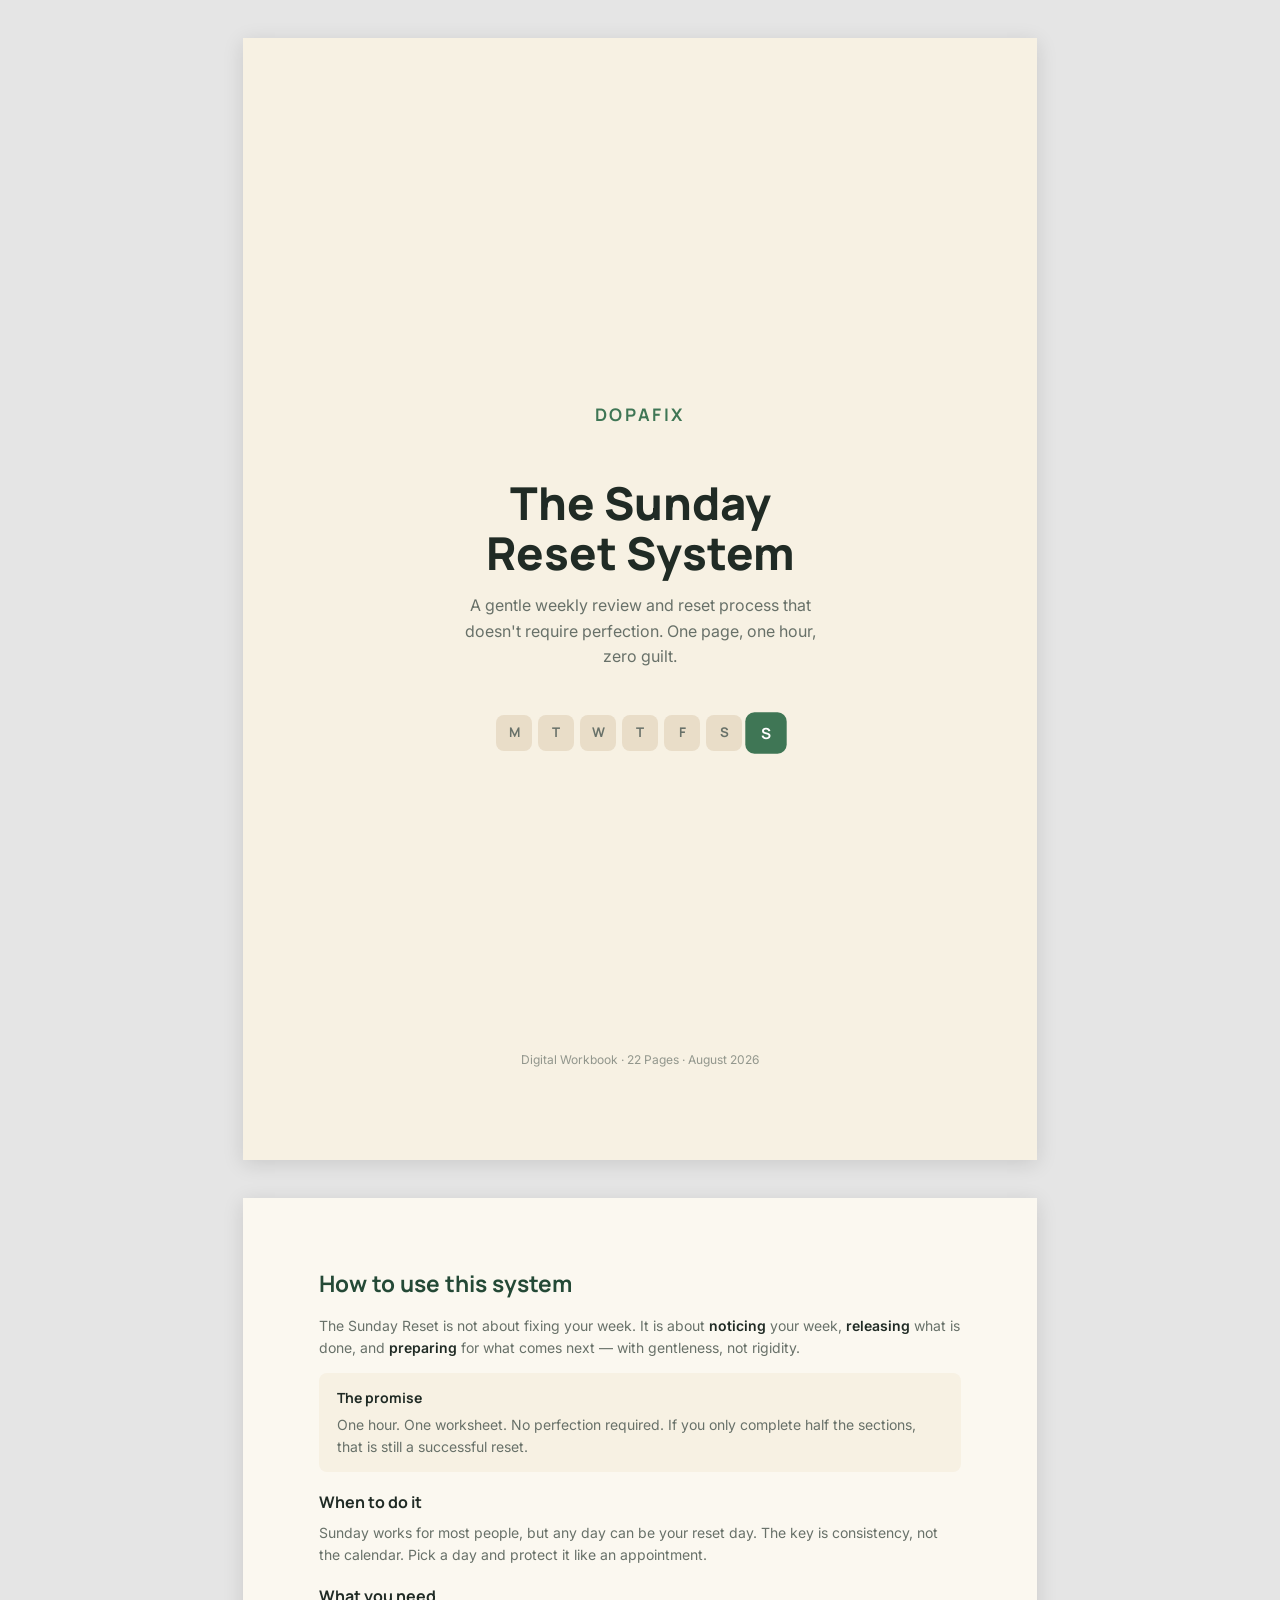
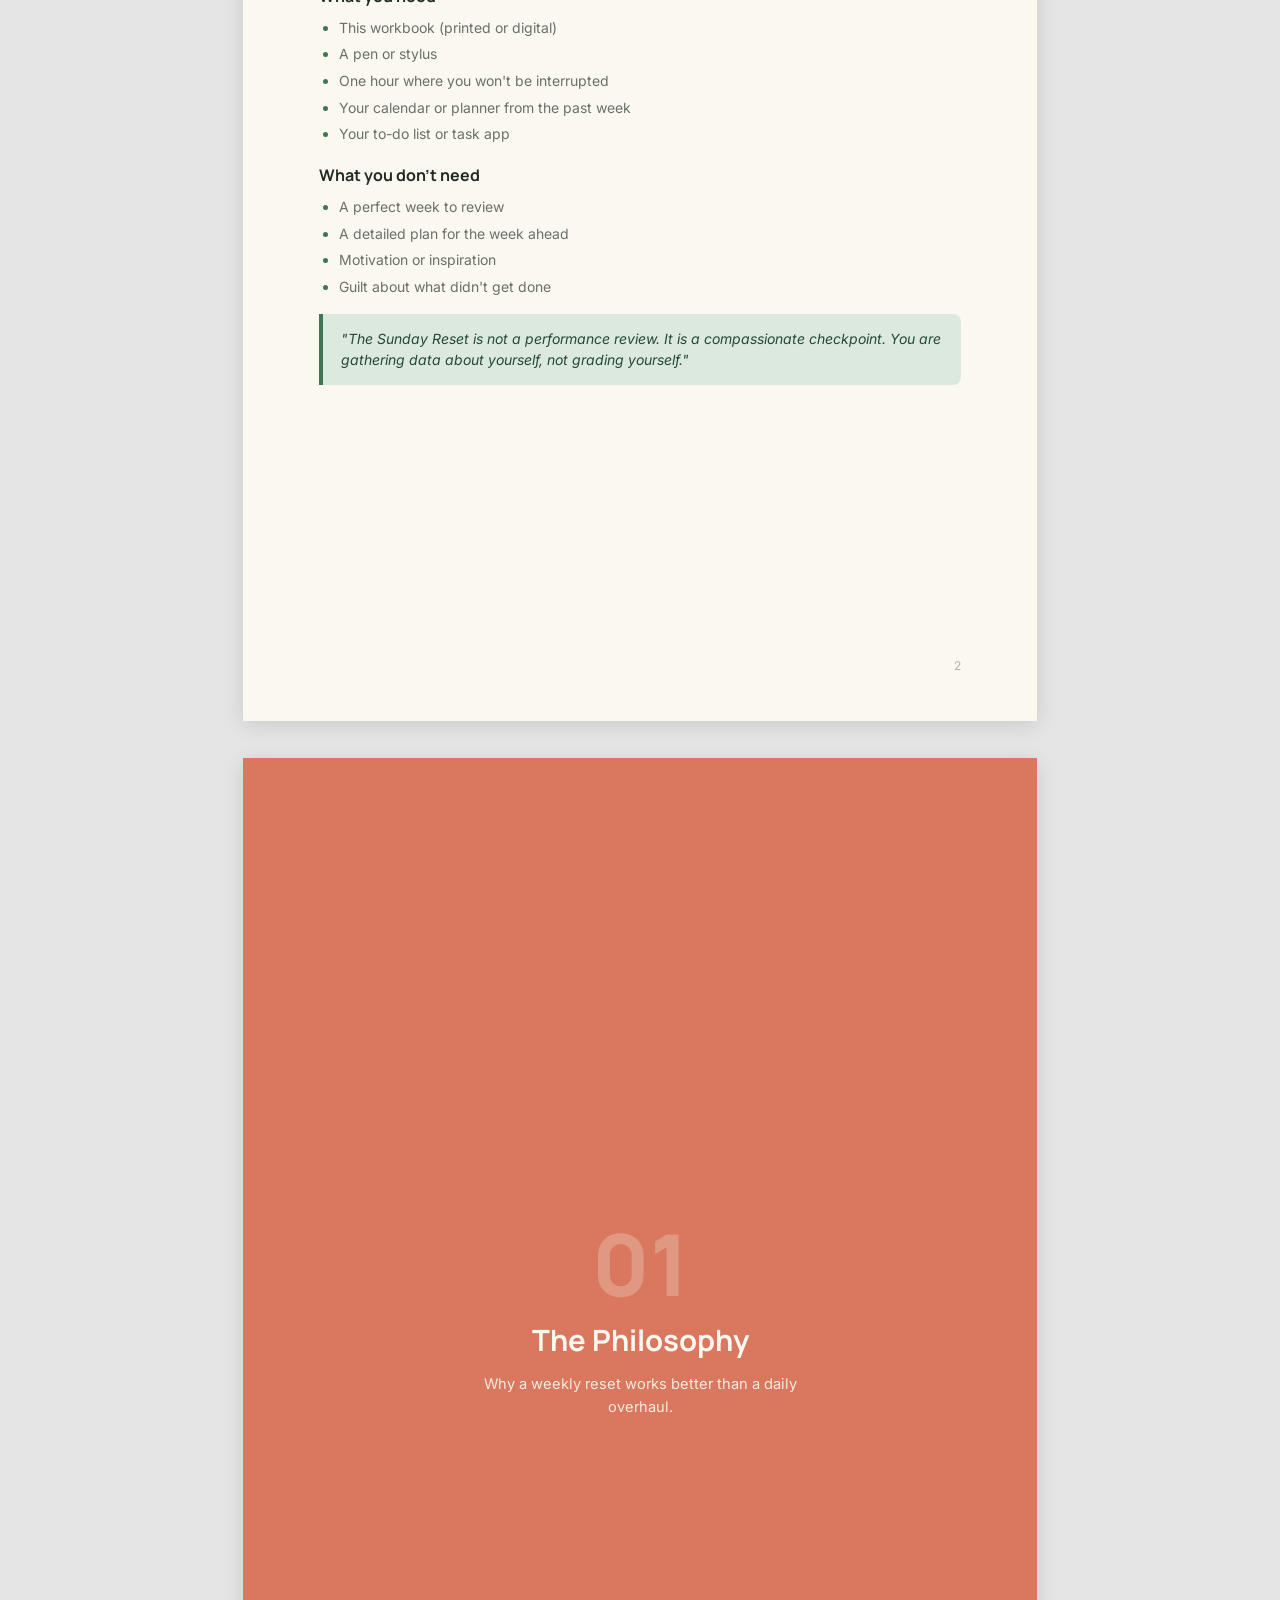
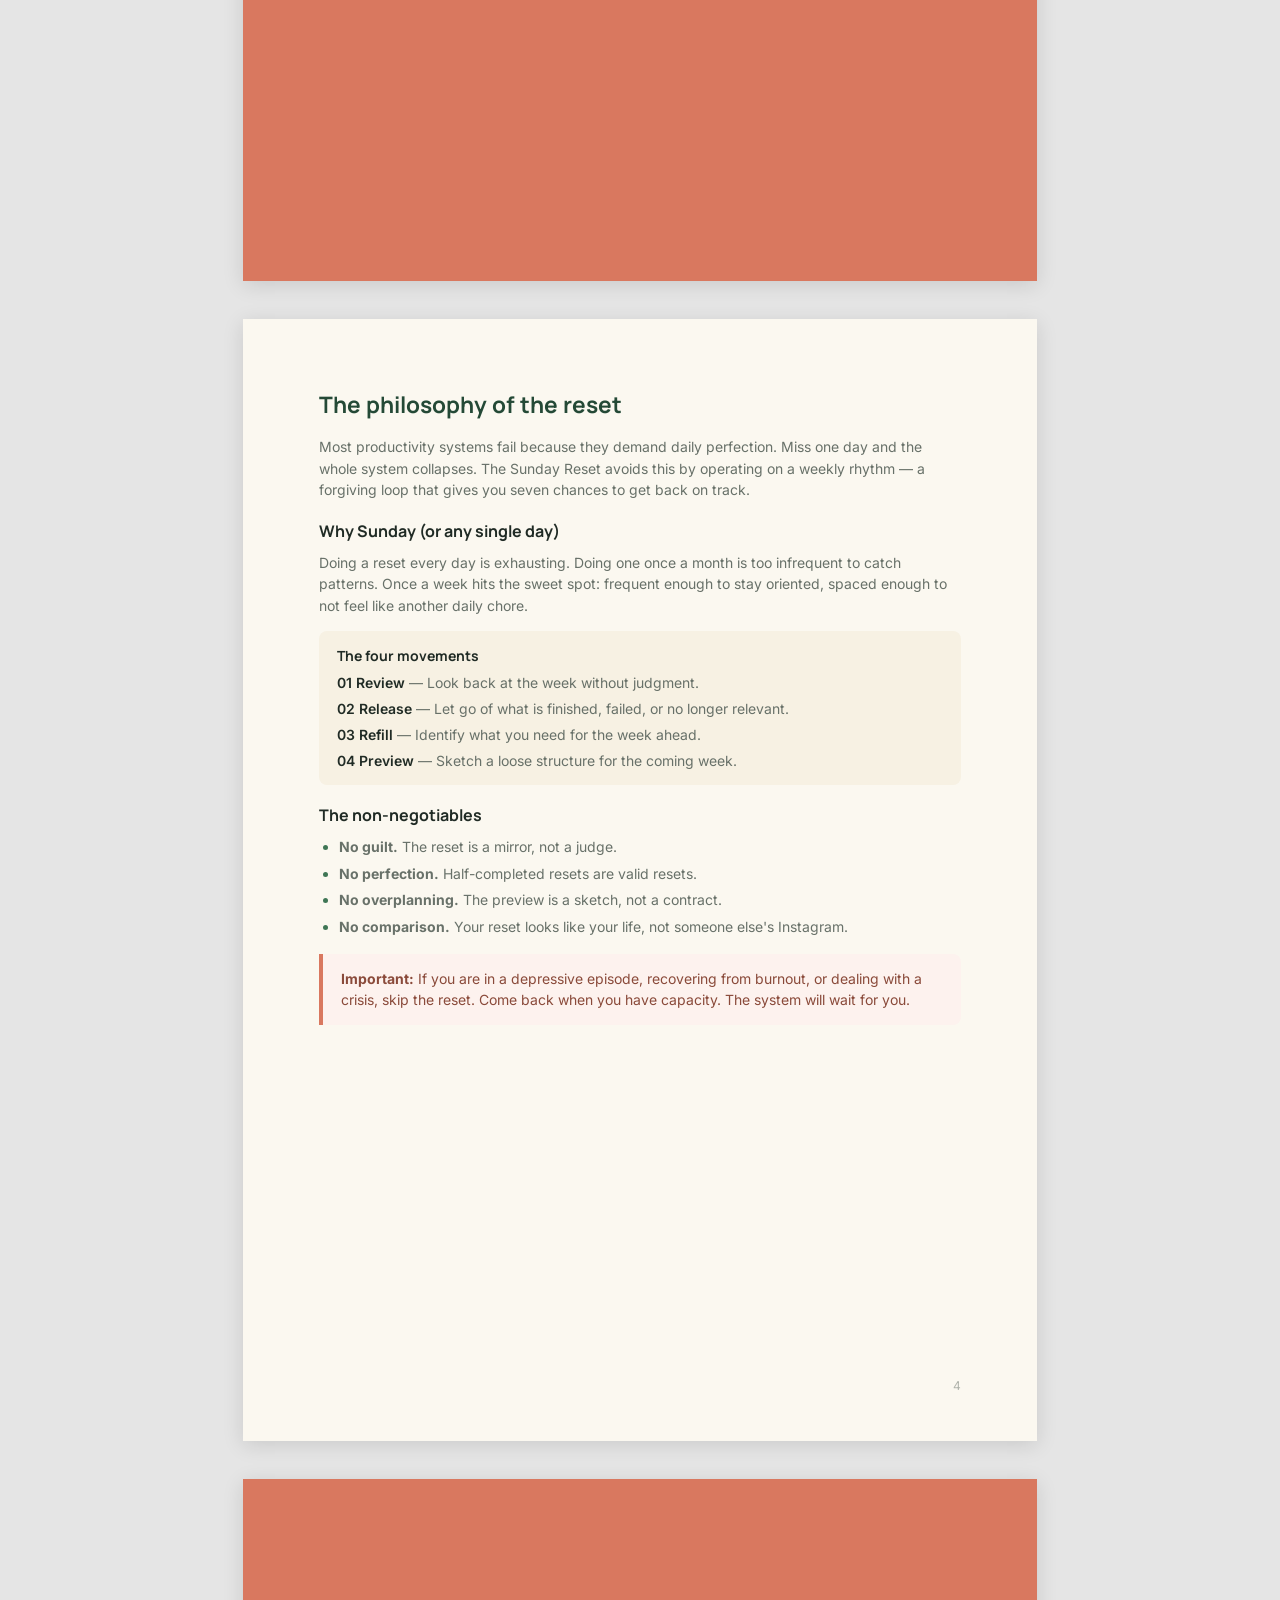
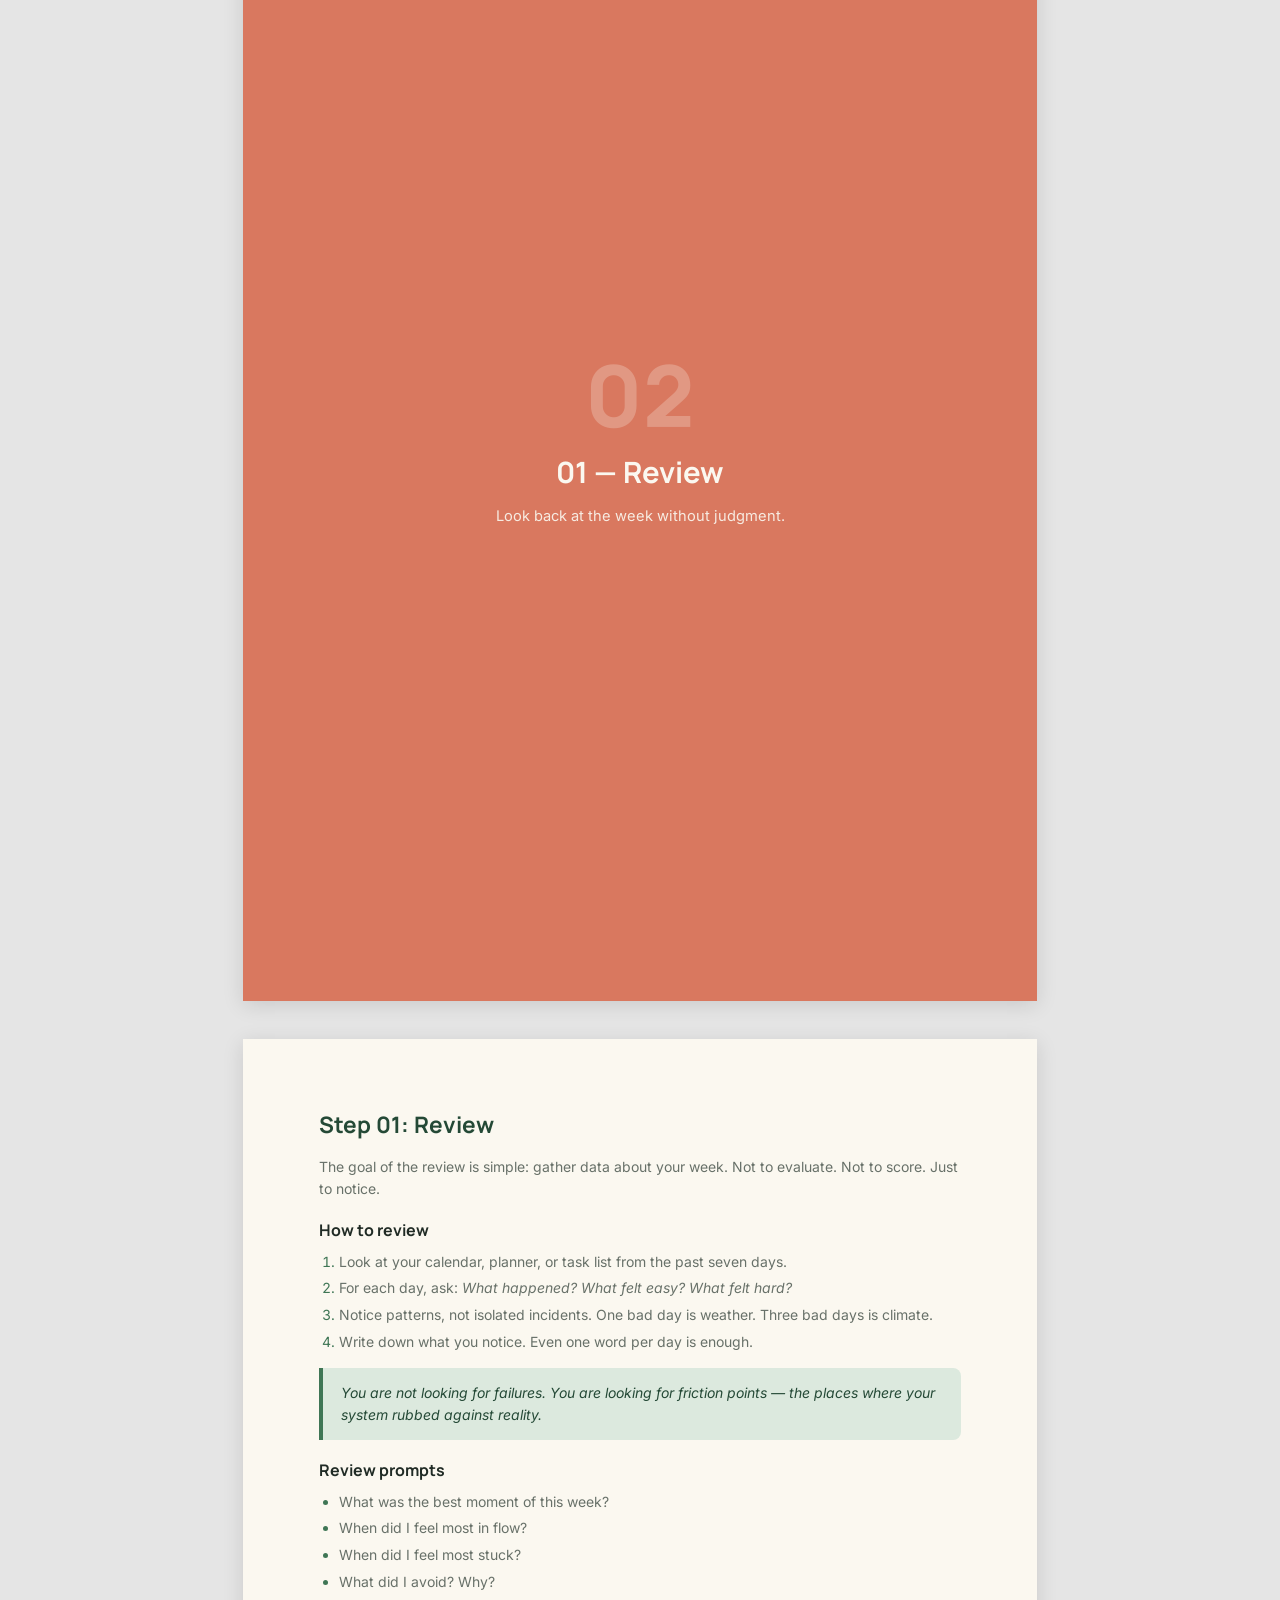
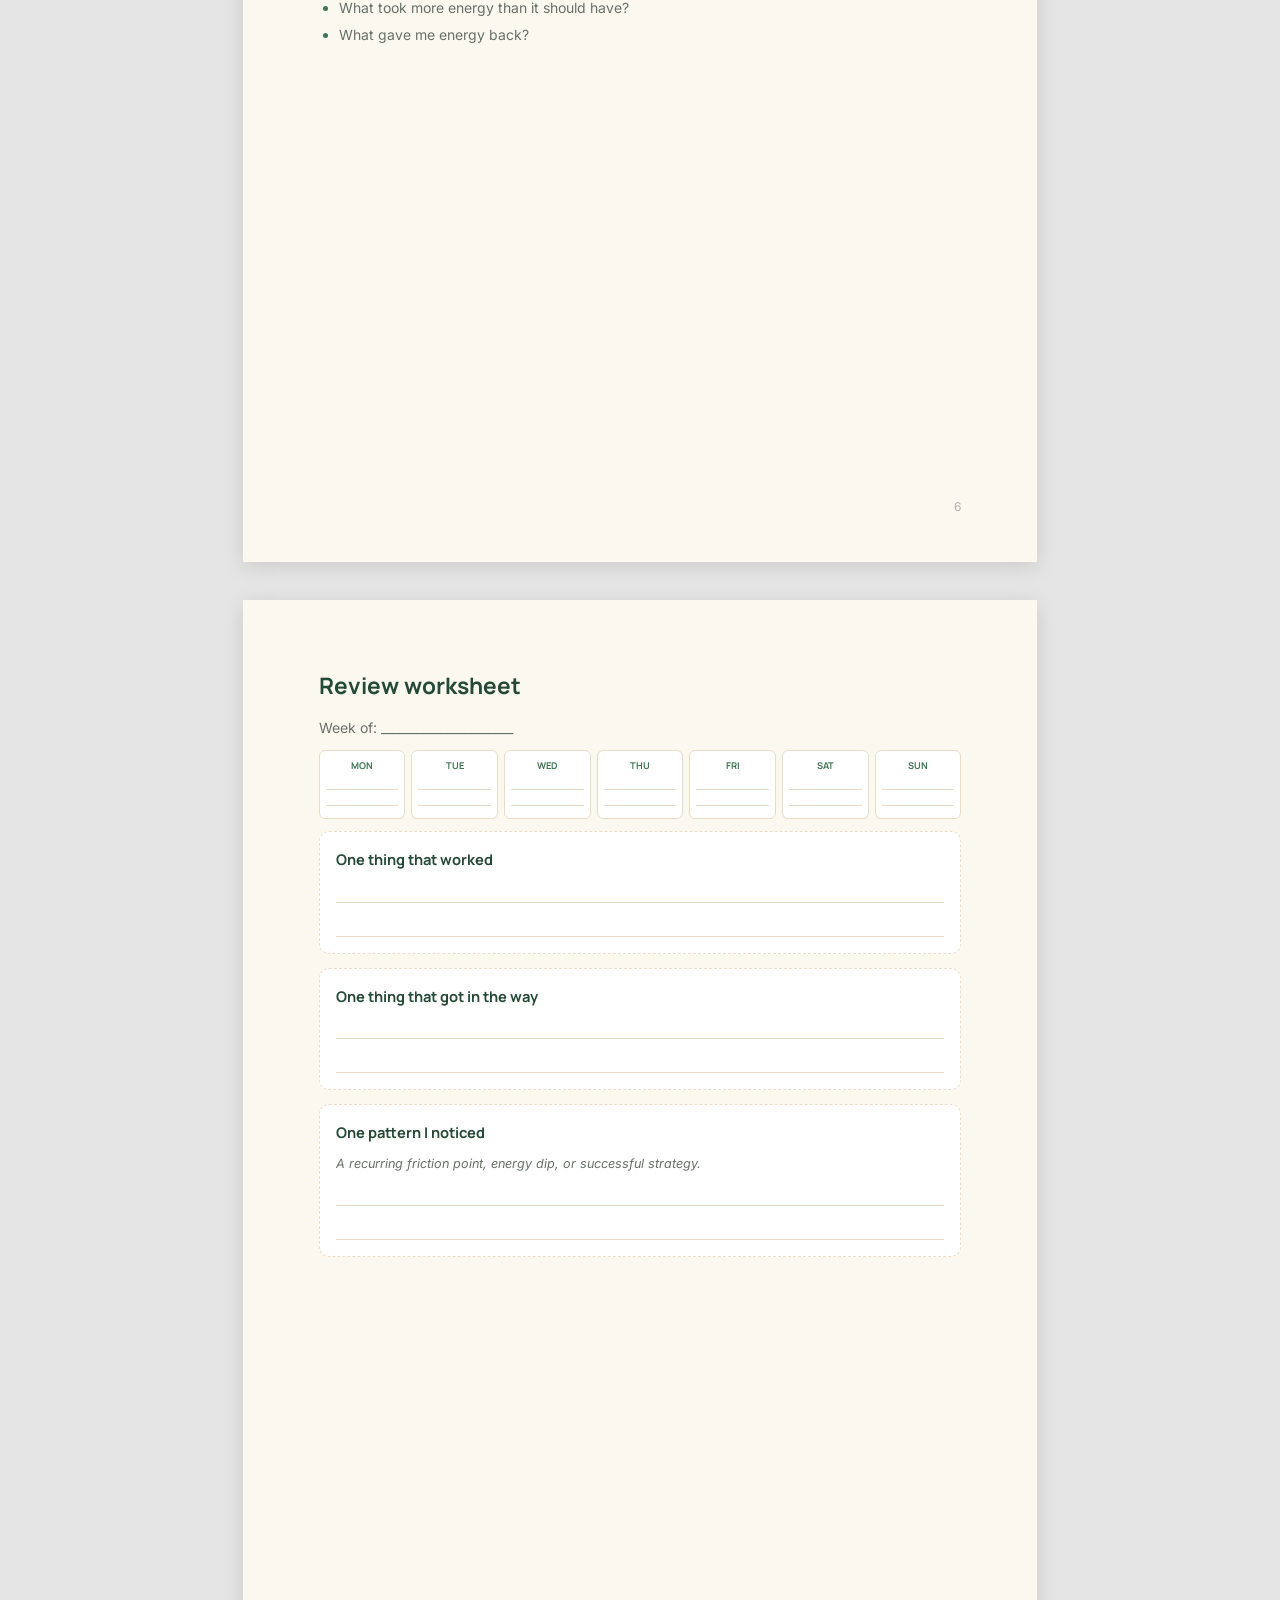
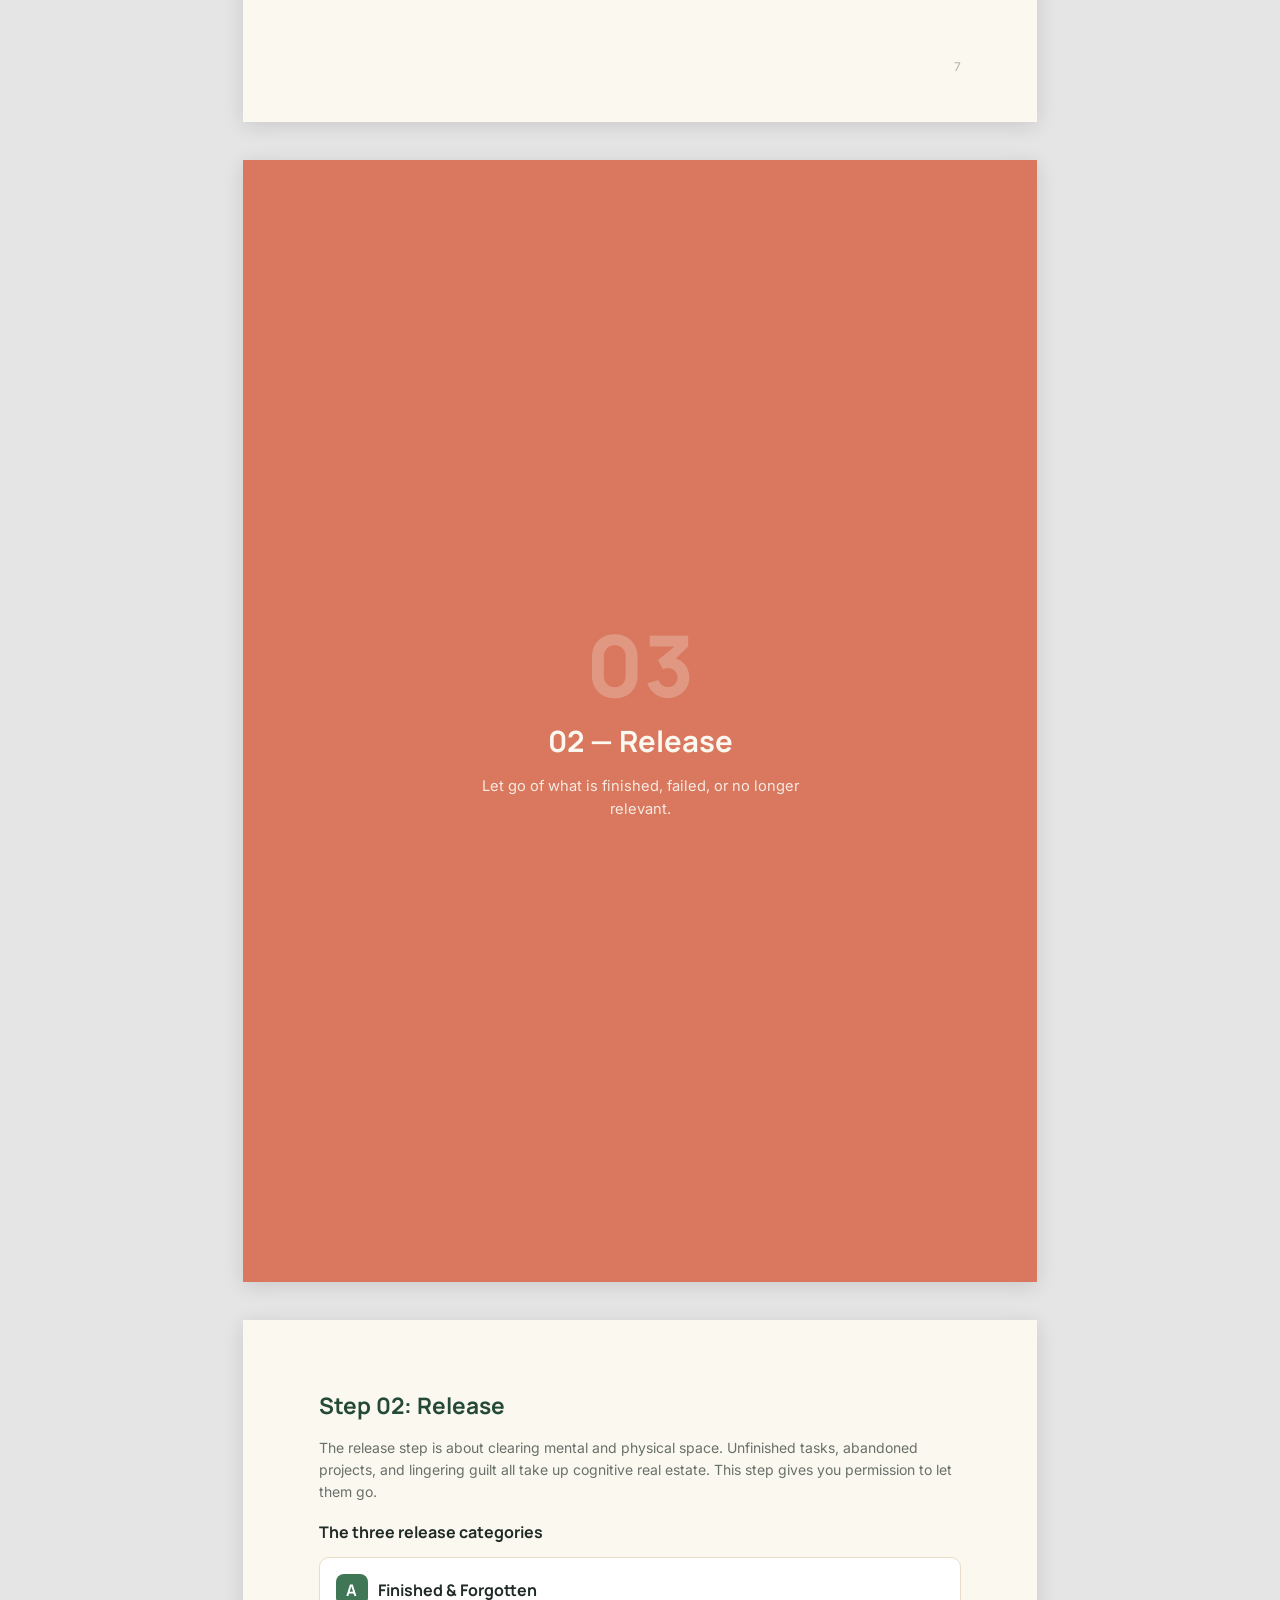
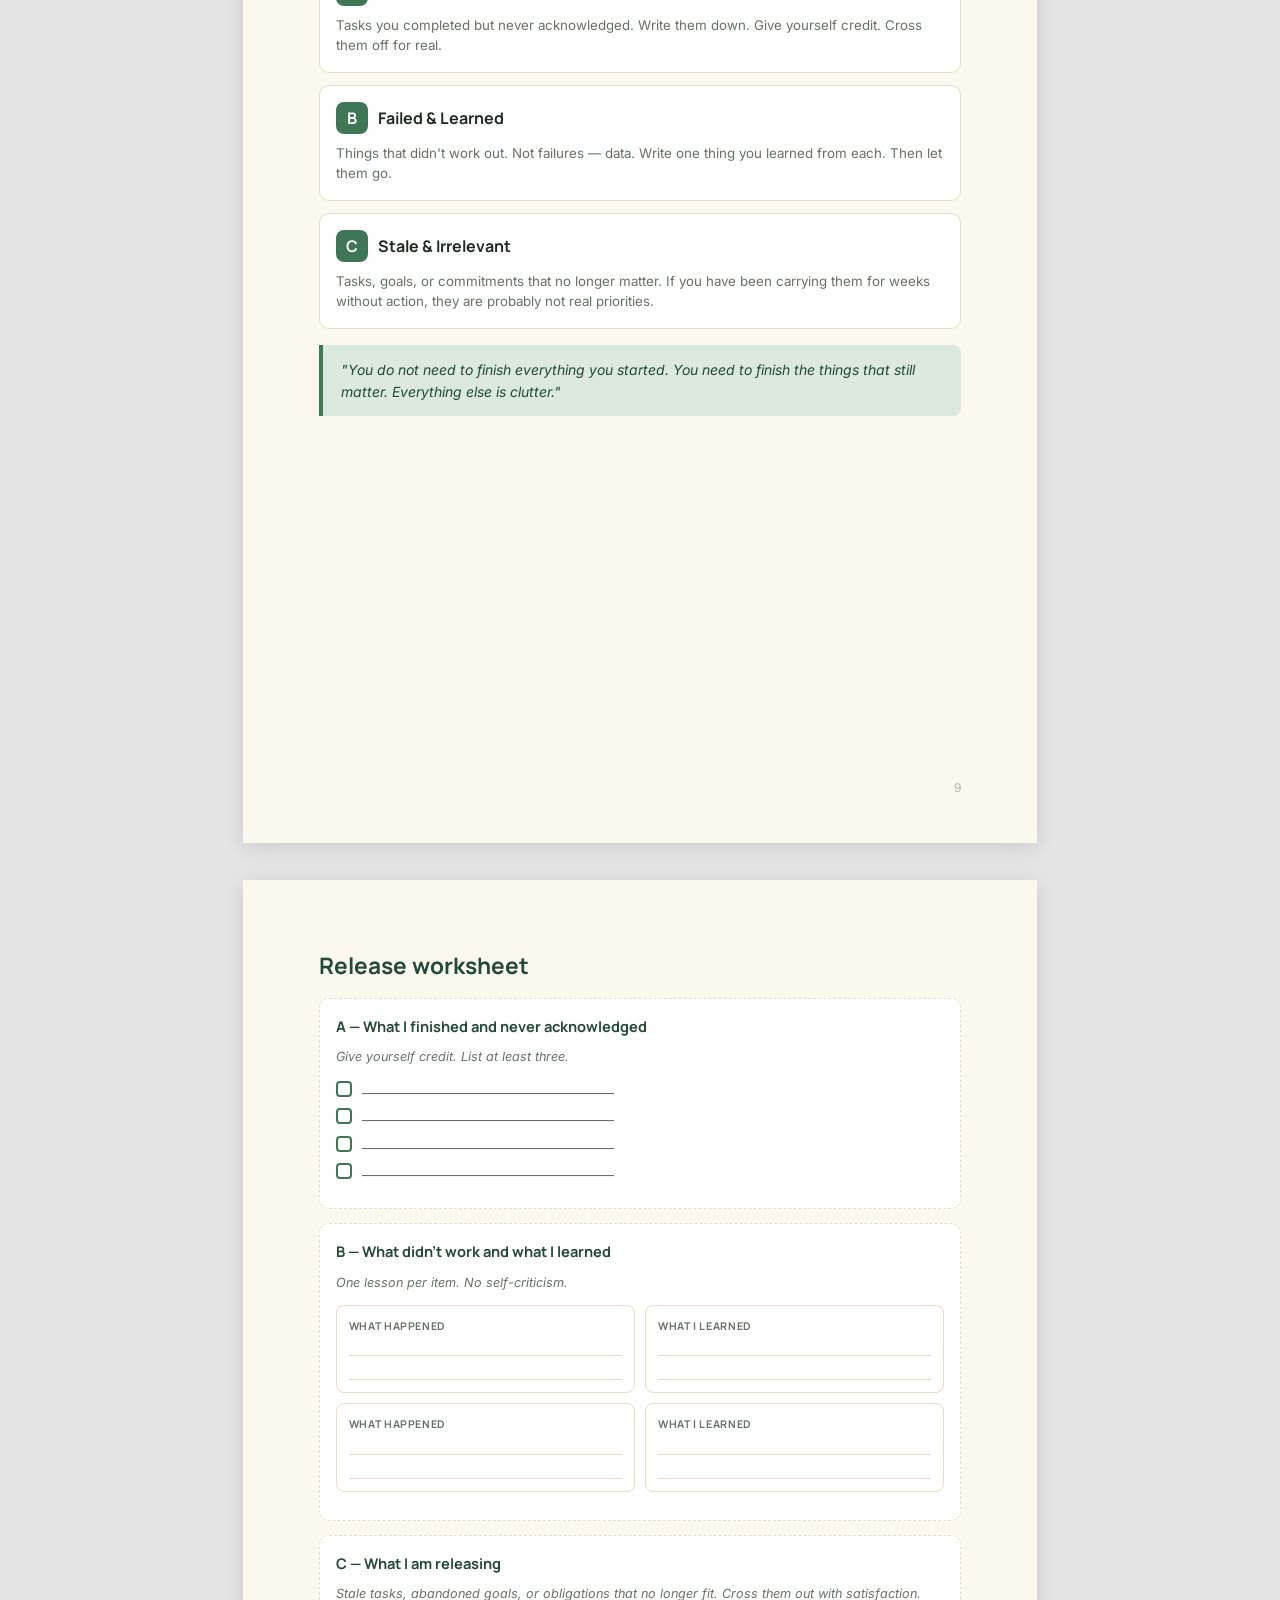
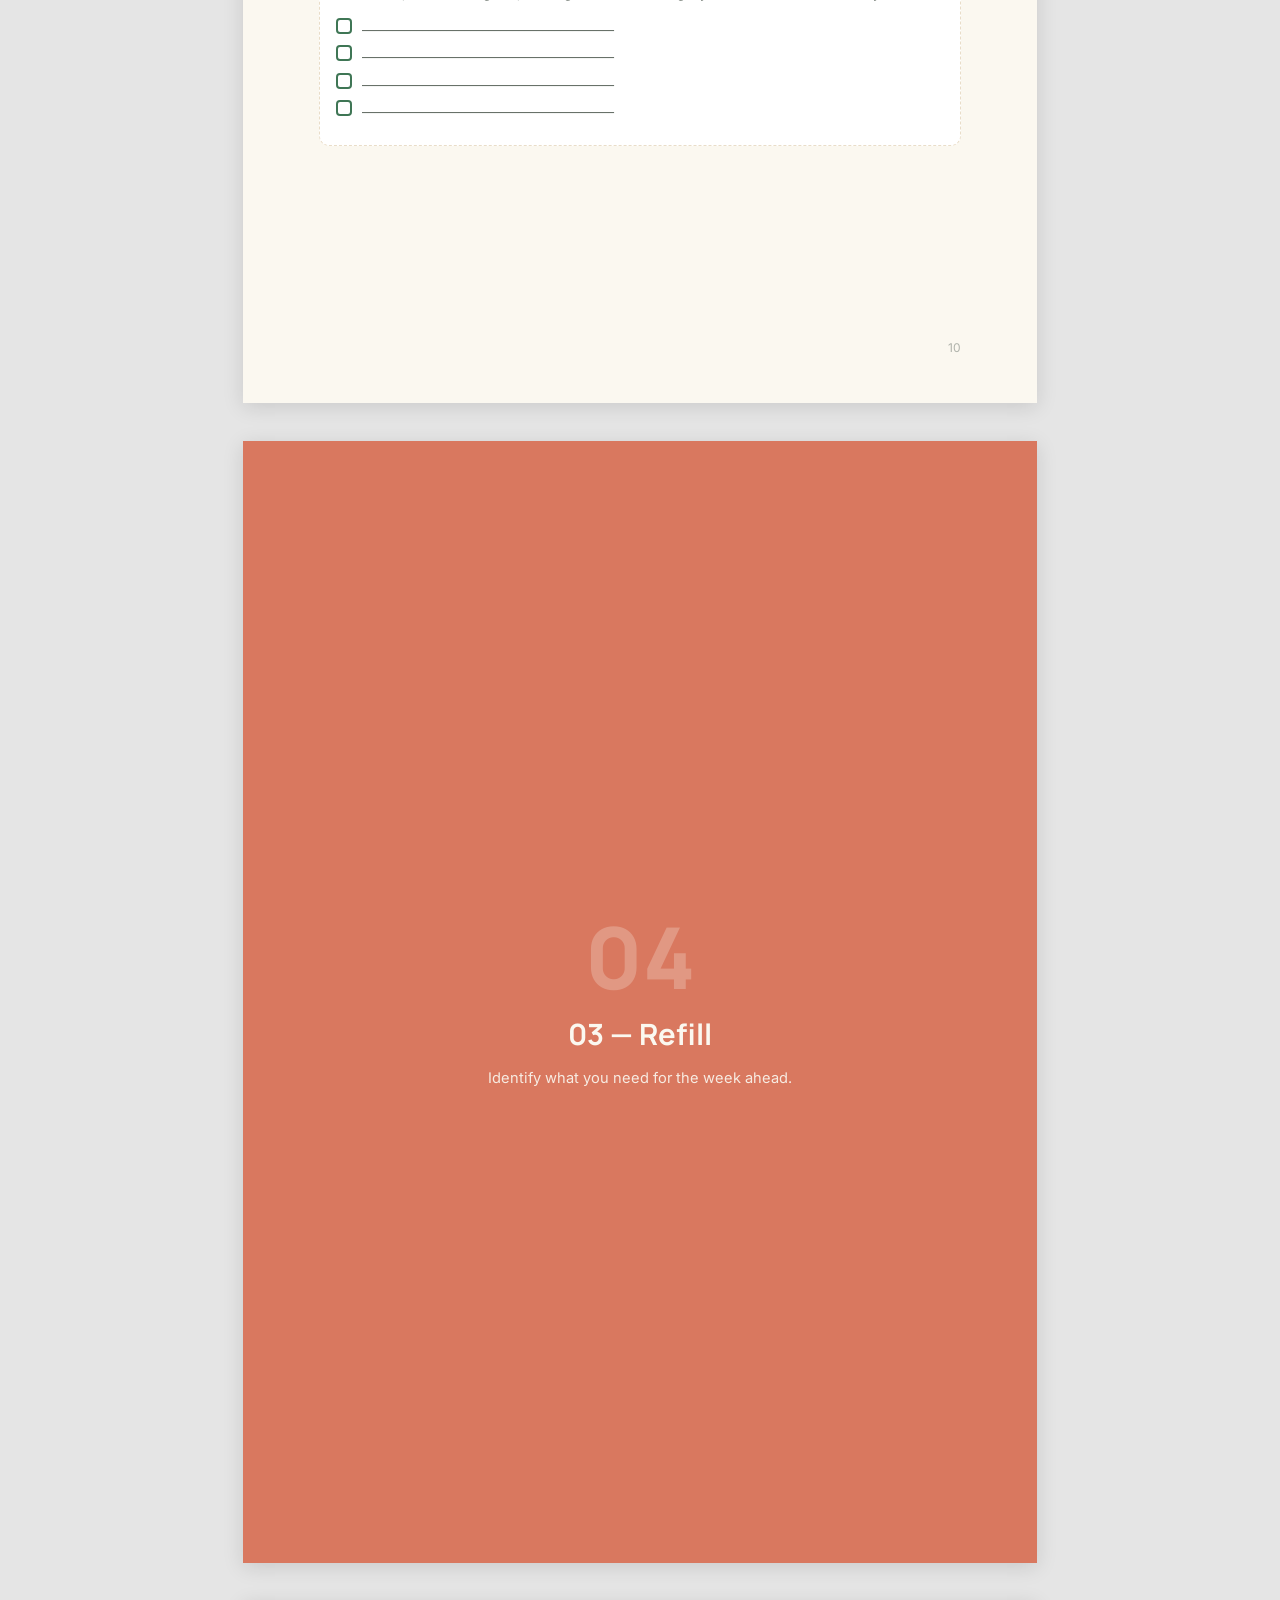
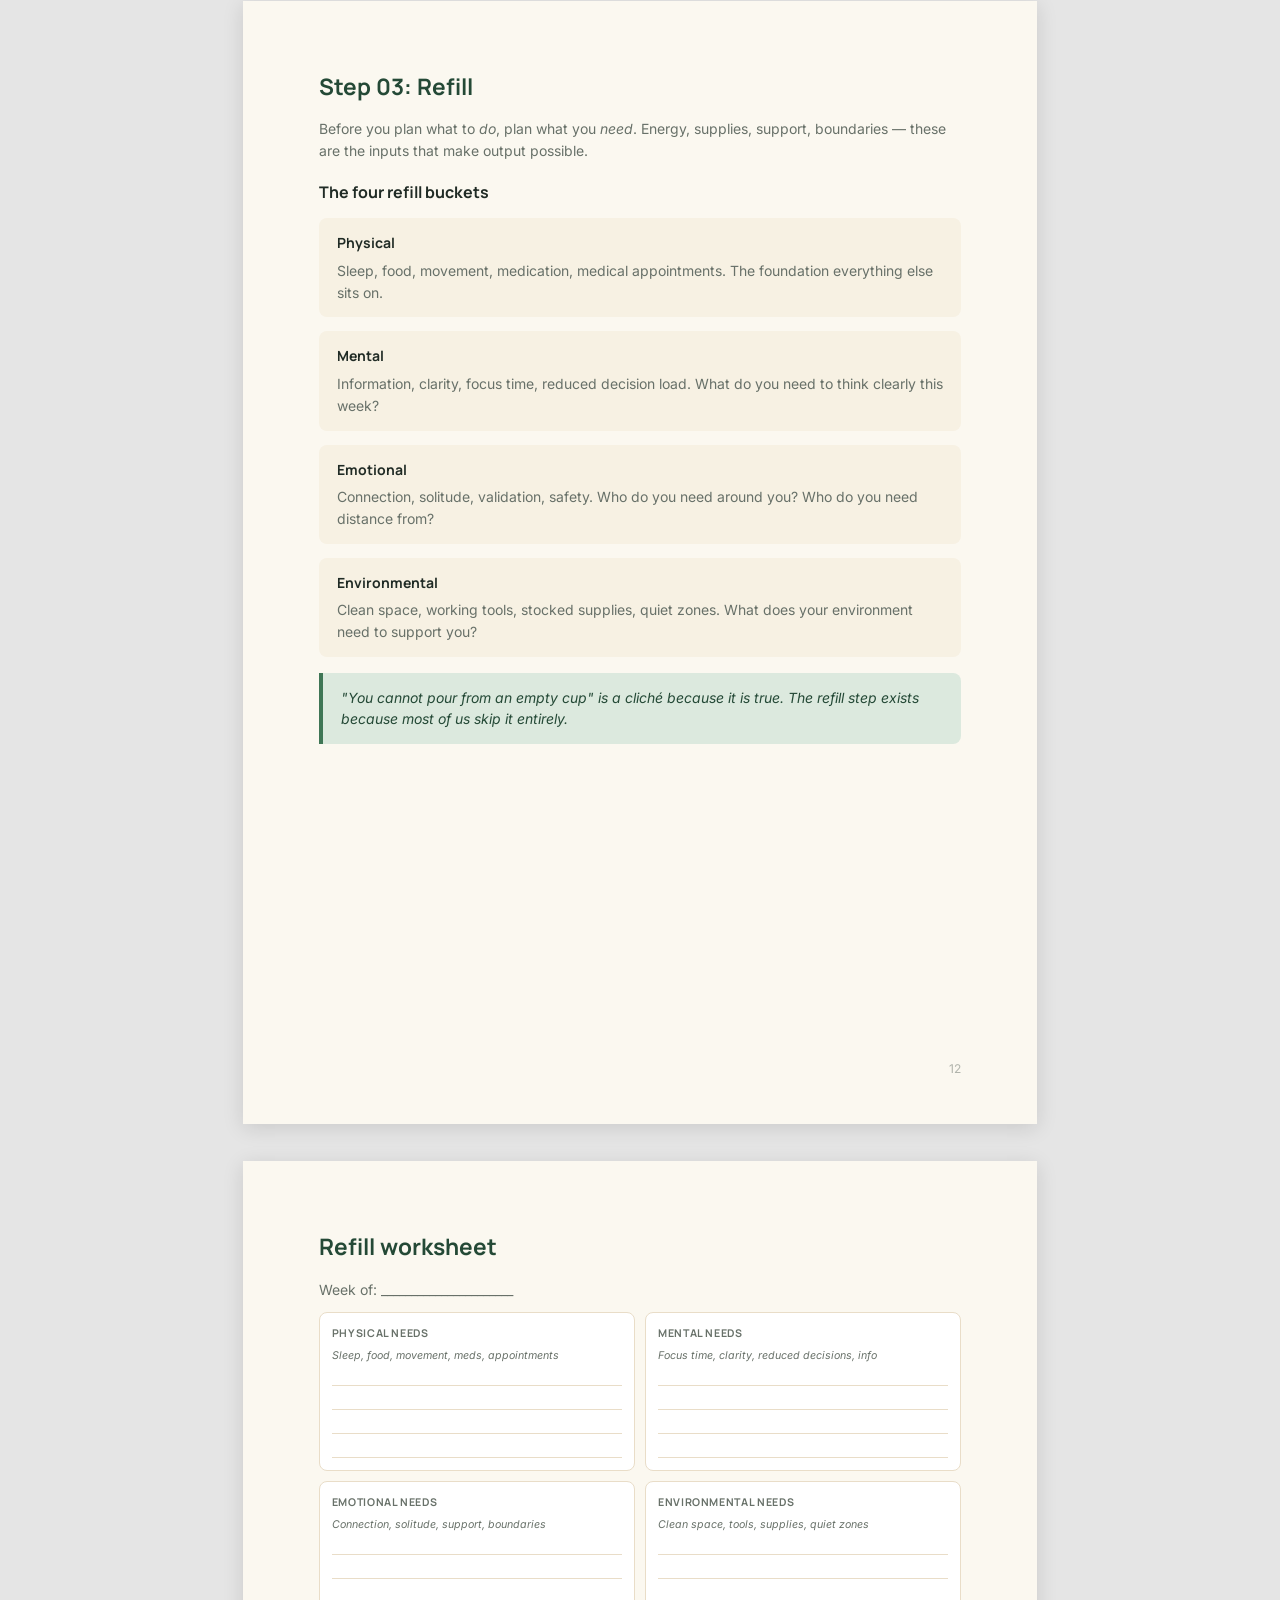
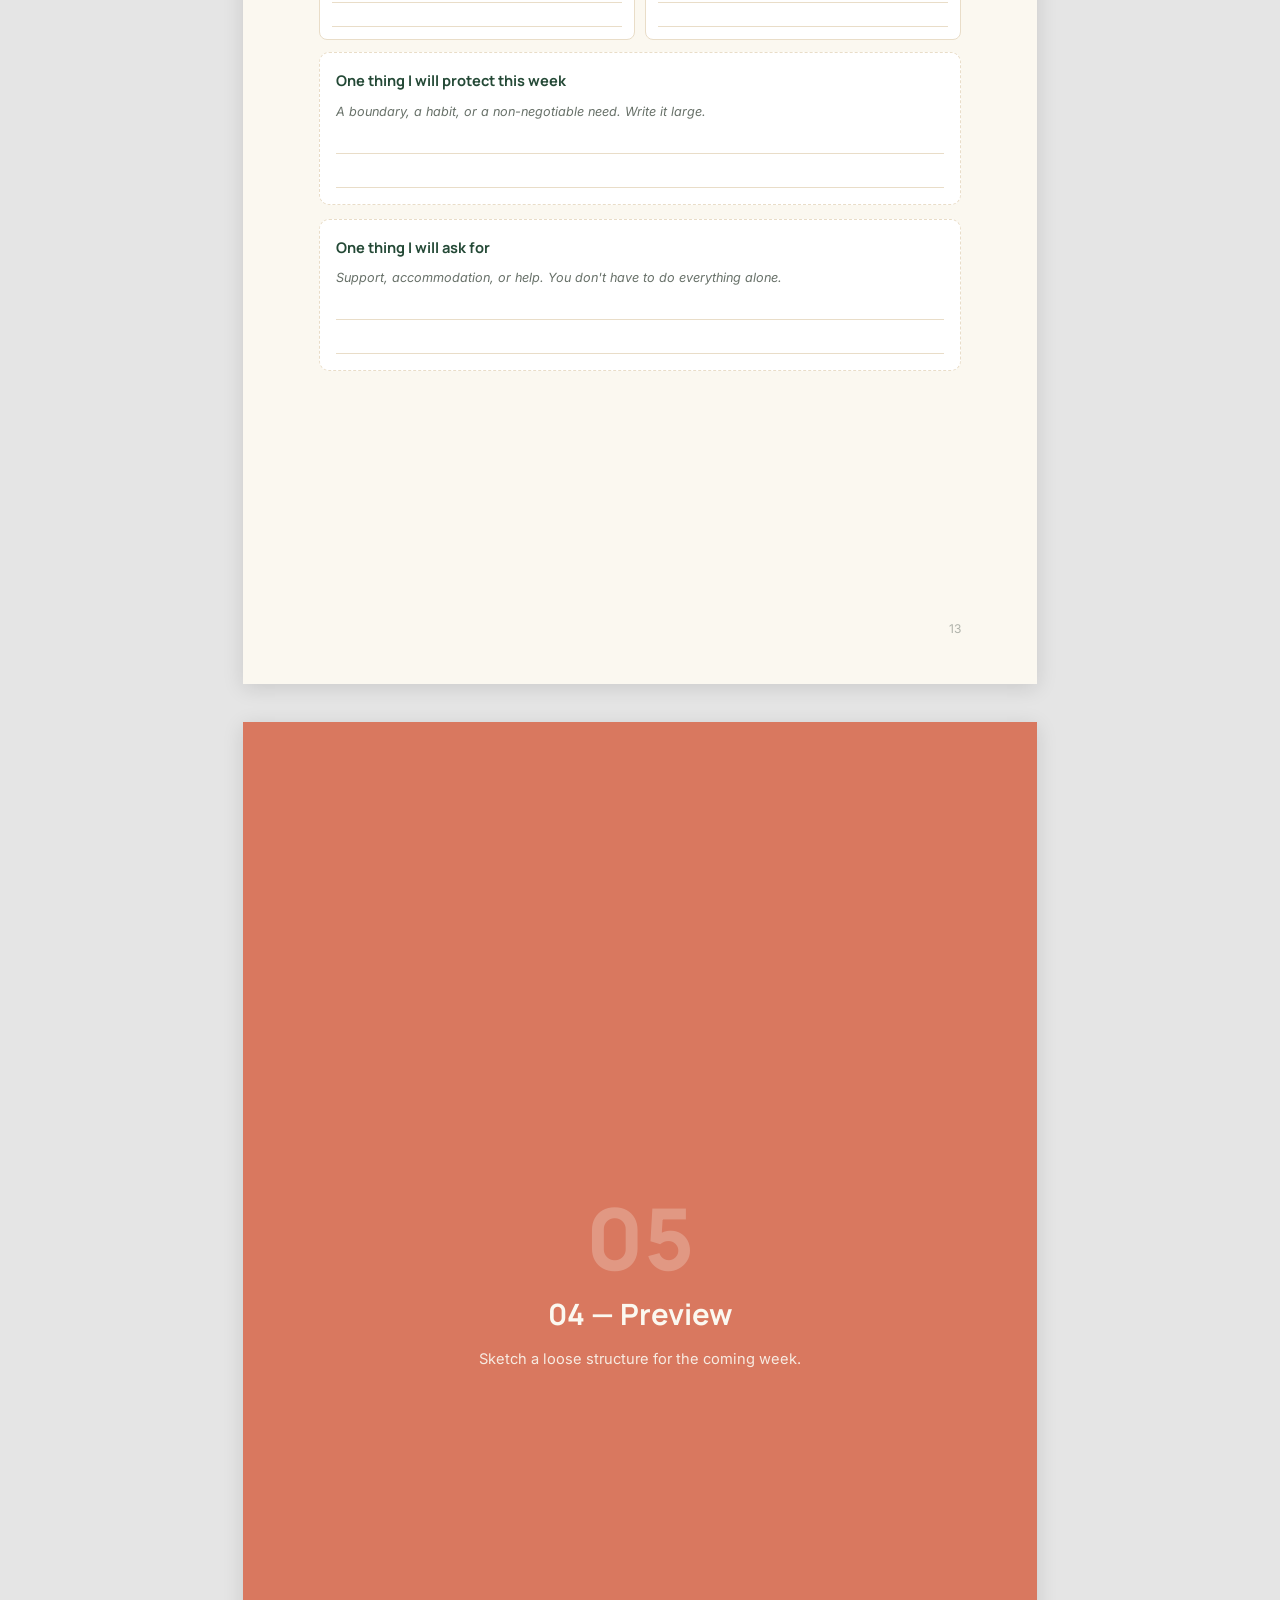
<file: product/the_sunday_reset_system.html>
<!DOCTYPE html>
<html lang="en">
<head>
<meta charset="UTF-8">
<meta name="viewport" content="width=device-width, initial-scale=1.0">
<title>The Sunday Reset System — DopaFix</title>
<link rel="preconnect" href="https://fonts.googleapis.com">
<link rel="preconnect" href="https://fonts.gstatic.com" crossorigin>
<link href="https://fonts.googleapis.com/css2?family=Inter:wght@400;500;600&family=Manrope:wght@500;600;700;800&display=swap" rel="stylesheet">
<style>
:root {
  --green-500: #3F7655;
  --green-700: #244936;
  --green-100: #DCE9DE;
  --vanilla-300: #F7F1E3;
  --vanilla-100: #FBF8F0;
  --vanilla-400: #E9DDC8;
  --terracotta-500: #D9785F;
  --terracotta-300: #E9A18D;
  --ink-900: #202B25;
  --ink-600: #687169;
  --font-heading: 'Manrope', sans-serif;
  --font-body: 'Inter', sans-serif;
}

* { box-sizing: border-box; margin: 0; padding: 0; }

@page { size: A4; margin: 0; }

body {
  font-family: var(--font-body);
  font-size: 10.5pt;
  line-height: 1.55;
  color: var(--ink-900);
  background: #e5e5e5;
}

.page {
  width: 210mm;
  min-height: 297mm;
  padding: 18mm 20mm;
  margin: 10mm auto;
  background: var(--vanilla-100);
  box-shadow: 0 4px 20px rgba(0,0,0,0.12);
  position: relative;
  page-break-after: always;
  overflow: hidden;
}

.page:last-child { page-break-after: auto; }

/* Cover */
.cover {
  display: flex;
  flex-direction: column;
  justify-content: center;
  align-items: center;
  text-align: center;
  background: var(--vanilla-300);
}

.cover__logo {
  font-family: var(--font-heading);
  font-size: 13pt;
  font-weight: 700;
  letter-spacing: 0.15em;
  text-transform: uppercase;
  color: var(--green-500);
  margin-bottom: 50px;
}

.cover__title {
  font-family: var(--font-heading);
  font-size: 34pt;
  font-weight: 800;
  line-height: 1.1;
  margin-bottom: 14px;
  color: var(--ink-900);
}

.cover__subtitle {
  font-size: 12pt;
  color: var(--ink-600);
  max-width: 380px;
  line-height: 1.6;
}

.cover__visual {
  margin: 45px 0;
  display: flex;
  gap: 6px;
  align-items: center;
  justify-content: center;
}

.cover__day {
  width: 36px;
  height: 36px;
  border-radius: 8px;
  background: var(--vanilla-400);
  display: flex;
  align-items: center;
  justify-content: center;
  font-family: var(--font-heading);
  font-size: 10pt;
  font-weight: 700;
  color: var(--ink-600);
}

.cover__day--sun {
  background: var(--green-500);
  color: #fff;
  transform: scale(1.15);
}

.cover__meta {
  position: absolute;
  bottom: 24mm;
  font-size: 9pt;
  color: var(--ink-600);
  opacity: 0.7;
}

/* Section dividers */
.section-divider {
  display: flex;
  flex-direction: column;
  justify-content: center;
  align-items: center;
  text-align: center;
  background: var(--terracotta-500);
  color: var(--vanilla-100);
}

.section-divider__number {
  font-family: var(--font-heading);
  font-size: 64pt;
  font-weight: 800;
  opacity: 0.25;
  line-height: 1;
  margin-bottom: 12px;
}

.section-divider__title {
  font-family: var(--font-heading);
  font-size: 22pt;
  font-weight: 700;
  margin-bottom: 10px;
}

.section-divider__desc {
  font-size: 11pt;
  opacity: 0.9;
  max-width: 380px;
}

/* Content pages */
.content h2 {
  font-family: var(--font-heading);
  font-size: 17pt;
  font-weight: 700;
  color: var(--green-700);
  margin-bottom: 14px;
  margin-top: 0;
}

.content h3 {
  font-family: var(--font-heading);
  font-size: 12pt;
  font-weight: 700;
  color: var(--ink-900);
  margin-bottom: 8px;
  margin-top: 18px;
}

.content h3:first-child { margin-top: 0; }

.content p {
  margin-bottom: 12px;
  color: var(--ink-600);
}

.content p strong { color: var(--ink-900); font-weight: 600; }

.content ul, .content ol {
  margin-bottom: 12px;
  padding-left: 20px;
  color: var(--ink-600);
}

.content li { margin-bottom: 5px; }
.content li::marker { color: var(--green-500); }

/* Boxes */
.warm-box {
  background: var(--vanilla-300);
  padding: 14px 18px;
  border-radius: 8px;
  margin: 14px 0;
}

.warm-box__title {
  font-family: var(--font-heading);
  font-size: 10.5pt;
  font-weight: 700;
  margin-bottom: 6px;
  color: var(--ink-900);
}

.quote-box {
  background: var(--green-100);
  border-left: 4px solid var(--green-500);
  padding: 14px 18px;
  margin: 16px 0;
  border-radius: 0 8px 8px 0;
  font-style: italic;
  color: var(--green-700);
  font-size: 10.5pt;
}

.terracotta-box {
  background: #fdf2ee;
  border-left: 4px solid var(--terracotta-500);
  padding: 14px 18px;
  margin: 16px 0;
  border-radius: 0 8px 8px 0;
  color: #8a4a3a;
  font-size: 10.5pt;
}

/* Worksheets */
.worksheet {
  border: 1.5px dashed var(--vanilla-400);
  border-radius: 10px;
  padding: 16px;
  margin: 14px 0;
  background: #fff;
}

.worksheet__title {
  font-family: var(--font-heading);
  font-size: 11pt;
  font-weight: 700;
  margin-bottom: 10px;
  color: var(--green-700);
}

.worksheet__prompt {
  font-size: 9.5pt;
  color: var(--ink-600);
  margin-bottom: 10px;
  font-style: italic;
}

.worksheet__lines {
  display: flex;
  flex-direction: column;
  gap: 12px;
}

.worksheet__line {
  border-bottom: 1px solid var(--vanilla-400);
  height: 22px;
}

/* Checklist */
.checklist {
  display: flex;
  flex-direction: column;
  gap: 8px;
  margin: 12px 0;
}

.checklist__item {
  display: flex;
  align-items: flex-start;
  gap: 10px;
}

.checklist__box {
  width: 16px;
  height: 16px;
  border: 2px solid var(--green-500);
  border-radius: 4px;
  flex-shrink: 0;
  margin-top: 2px;
}

.checklist__text {
  font-size: 10pt;
  color: var(--ink-600);
  line-height: 1.45;
}

/* Reset step cards */
.step-card {
  background: #fff;
  border: 1.5px solid var(--vanilla-400);
  border-radius: 10px;
  padding: 16px;
  margin: 12px 0;
}

.step-card__header {
  display: flex;
  align-items: center;
  gap: 10px;
  margin-bottom: 10px;
}

.step-card__number {
  width: 32px;
  height: 32px;
  background: var(--green-500);
  color: #fff;
  border-radius: 8px;
  display: flex;
  align-items: center;
  justify-content: center;
  font-family: var(--font-heading);
  font-size: 12pt;
  font-weight: 700;
  flex-shrink: 0;
}

.step-card__title {
  font-family: var(--font-heading);
  font-size: 12pt;
  font-weight: 700;
  color: var(--ink-900);
}

.step-card__desc {
  font-size: 10pt;
  color: var(--ink-600);
  line-height: 1.5;
}

/* Grid */
.grid-2 {
  display: grid;
  grid-template-columns: 1fr 1fr;
  gap: 10px;
  margin: 12px 0;
}

.grid-item {
  background: #fff;
  border: 1.5px solid var(--vanilla-400);
  border-radius: 8px;
  padding: 12px;
}

.grid-item__label {
  font-family: var(--font-heading);
  font-size: 8pt;
  font-weight: 700;
  text-transform: uppercase;
  letter-spacing: 0.06em;
  color: var(--ink-600);
  margin-bottom: 6px;
}

.grid-item__lines {
  display: flex;
  flex-direction: column;
  gap: 8px;
}

.grid-item__line {
  border-bottom: 1px solid var(--vanilla-400);
  height: 16px;
}

/* Weekly mini-calendar */
.mini-cal {
  display: grid;
  grid-template-columns: repeat(7, 1fr);
  gap: 6px;
  margin: 12px 0;
}

.mini-cal__day {
  background: #fff;
  border: 1.5px solid var(--vanilla-400);
  border-radius: 6px;
  padding: 8px 4px;
  text-align: center;
  min-height: 60px;
}

.mini-cal__name {
  font-family: var(--font-heading);
  font-size: 7pt;
  font-weight: 700;
  text-transform: uppercase;
  color: var(--green-500);
  margin-bottom: 4px;
}

.mini-cal__line {
  border-bottom: 1px solid var(--vanilla-400);
  height: 12px;
  margin: 0 2px 4px;
}

/* Page numbers */
.page-number {
  position: absolute;
  bottom: 12mm;
  right: 20mm;
  font-size: 9pt;
  color: var(--ink-600);
  opacity: 0.5;
}

/* Print */
@media print {
  body { background: white; }
  .page {
    margin: 0;
    box-shadow: none;
    width: 210mm;
    min-height: 297mm;
    page-break-after: always;
  }
  .page:last-child { page-break-after: auto; }
}

@media screen {
  .page { margin-bottom: 18px; }
}

@media (max-width: 600px) {
  .page { width: 100%; padding: 14mm; margin: 0; box-shadow: none; min-height: auto; }
  .grid-2 { grid-template-columns: 1fr; }
  .mini-cal { grid-template-columns: repeat(4, 1fr); }
}
</style>
<base target="_blank">
</head>
<body>

<!-- ==================== COVER ==================== -->
<div class="page cover">
  <div class="cover__logo">DopaFix</div>
  <h1 class="cover__title">The Sunday<br>Reset System</h1>
  <p class="cover__subtitle">A gentle weekly review and reset process that doesn't require perfection. One page, one hour, zero guilt.</p>
  <div class="cover__visual">
    <div class="cover__day">M</div>
    <div class="cover__day">T</div>
    <div class="cover__day">W</div>
    <div class="cover__day">T</div>
    <div class="cover__day">F</div>
    <div class="cover__day">S</div>
    <div class="cover__day cover__day--sun">S</div>
  </div>
  <div class="cover__meta">Digital Workbook · 22 Pages · August 2026</div>
</div>

<!-- ==================== HOW TO USE ==================== -->
<div class="page content">
  <h2>How to use this system</h2>
  <p>The Sunday Reset is not about fixing your week. It is about <strong>noticing</strong> your week, <strong>releasing</strong> what is done, and <strong>preparing</strong> for what comes next — with gentleness, not rigidity.</p>

  <div class="warm-box">
    <div class="warm-box__title">The promise</div>
    <p style="margin-bottom:0;">One hour. One worksheet. No perfection required. If you only complete half the sections, that is still a successful reset.</p>
  </div>

  <h3>When to do it</h3>
  <p>Sunday works for most people, but any day can be your reset day. The key is consistency, not the calendar. Pick a day and protect it like an appointment.</p>

  <h3>What you need</h3>
  <ul>
    <li>This workbook (printed or digital)</li>
    <li>A pen or stylus</li>
    <li>One hour where you won't be interrupted</li>
    <li>Your calendar or planner from the past week</li>
    <li>Your to-do list or task app</li>
  </ul>

  <h3>What you don't need</h3>
  <ul>
    <li>A perfect week to review</li>
    <li>A detailed plan for the week ahead</li>
    <li>Motivation or inspiration</li>
    <li>Guilt about what didn't get done</li>
  </ul>

  <div class="quote-box">
    "The Sunday Reset is not a performance review. It is a compassionate checkpoint. You are gathering data about yourself, not grading yourself."
  </div>

  <div class="page-number">2</div>
</div>

<!-- ==================== SECTION 1 DIVIDER ==================== -->
<div class="page section-divider">
  <div class="section-divider__number">01</div>
  <h2 class="section-divider__title">The Philosophy</h2>
  <p class="section-divider__desc">Why a weekly reset works better than a daily overhaul.</p>
</div>

<!-- ==================== PHILOSOPHY ==================== -->
<div class="page content">
  <h2>The philosophy of the reset</h2>

  <p>Most productivity systems fail because they demand daily perfection. Miss one day and the whole system collapses. The Sunday Reset avoids this by operating on a weekly rhythm — a forgiving loop that gives you seven chances to get back on track.</p>

  <h3>Why Sunday (or any single day)</h3>
  <p>Doing a reset every day is exhausting. Doing one once a month is too infrequent to catch patterns. Once a week hits the sweet spot: frequent enough to stay oriented, spaced enough to not feel like another daily chore.</p>

  <div class="warm-box">
    <div class="warm-box__title">The four movements</div>
    <p style="margin-bottom:4px;"><strong>01 Review</strong> — Look back at the week without judgment.</p>
    <p style="margin-bottom:4px;"><strong>02 Release</strong> — Let go of what is finished, failed, or no longer relevant.</p>
    <p style="margin-bottom:4px;"><strong>03 Refill</strong> — Identify what you need for the week ahead.</p>
    <p style="margin-bottom:0;"><strong>04 Preview</strong> — Sketch a loose structure for the coming week.</p>
  </div>

  <h3>The non-negotiables</h3>
  <ul>
    <li><strong>No guilt.</strong> The reset is a mirror, not a judge.</li>
    <li><strong>No perfection.</strong> Half-completed resets are valid resets.</li>
    <li><strong>No overplanning.</strong> The preview is a sketch, not a contract.</li>
    <li><strong>No comparison.</strong> Your reset looks like your life, not someone else's Instagram.</li>
  </ul>

  <div class="terracotta-box">
    <strong>Important:</strong> If you are in a depressive episode, recovering from burnout, or dealing with a crisis, skip the reset. Come back when you have capacity. The system will wait for you.
  </div>

  <div class="page-number">4</div>
</div>

<!-- ==================== SECTION 2 DIVIDER ==================== -->
<div class="page section-divider">
  <div class="section-divider__number">02</div>
  <h2 class="section-divider__title">01 — Review</h2>
  <p class="section-divider__desc">Look back at the week without judgment.</p>
</div>

<!-- ==================== REVIEW GUIDE ==================== -->
<div class="page content">
  <h2>Step 01: Review</h2>
  <p>The goal of the review is simple: gather data about your week. Not to evaluate. Not to score. Just to notice.</p>

  <h3>How to review</h3>
  <ol>
    <li>Look at your calendar, planner, or task list from the past seven days.</li>
    <li>For each day, ask: <em>What happened? What felt easy? What felt hard?</em></li>
    <li>Notice patterns, not isolated incidents. One bad day is weather. Three bad days is climate.</li>
    <li>Write down what you notice. Even one word per day is enough.</li>
  </ol>

  <div class="quote-box">
    You are not looking for failures. You are looking for friction points — the places where your system rubbed against reality.
  </div>

  <h3>Review prompts</h3>
  <ul>
    <li>What was the best moment of this week?</li>
    <li>When did I feel most in flow?</li>
    <li>When did I feel most stuck?</li>
    <li>What did I avoid? Why?</li>
    <li>What took more energy than it should have?</li>
    <li>What gave me energy back?</li>
  </ul>

  <div class="page-number">6</div>
</div>

<!-- ==================== REVIEW WORKSHEET ==================== -->
<div class="page content">
  <h2>Review worksheet</h2>
  <p>Week of: ______________________</p>

  <div class="mini-cal">
    <div class="mini-cal__day">
      <div class="mini-cal__name">Mon</div>
      <div class="mini-cal__line"></div>
      <div class="mini-cal__line"></div>
    </div>
    <div class="mini-cal__day">
      <div class="mini-cal__name">Tue</div>
      <div class="mini-cal__line"></div>
      <div class="mini-cal__line"></div>
    </div>
    <div class="mini-cal__day">
      <div class="mini-cal__name">Wed</div>
      <div class="mini-cal__line"></div>
      <div class="mini-cal__line"></div>
    </div>
    <div class="mini-cal__day">
      <div class="mini-cal__name">Thu</div>
      <div class="mini-cal__line"></div>
      <div class="mini-cal__line"></div>
    </div>
    <div class="mini-cal__day">
      <div class="mini-cal__name">Fri</div>
      <div class="mini-cal__line"></div>
      <div class="mini-cal__line"></div>
    </div>
    <div class="mini-cal__day">
      <div class="mini-cal__name">Sat</div>
      <div class="mini-cal__line"></div>
      <div class="mini-cal__line"></div>
    </div>
    <div class="mini-cal__day">
      <div class="mini-cal__name">Sun</div>
      <div class="mini-cal__line"></div>
      <div class="mini-cal__line"></div>
    </div>
  </div>

  <div class="worksheet" style="margin-top:10px;">
    <div class="worksheet__title">One thing that worked</div>
    <div class="worksheet__lines">
      <div class="worksheet__line"></div>
      <div class="worksheet__line"></div>
    </div>
  </div>

  <div class="worksheet">
    <div class="worksheet__title">One thing that got in the way</div>
    <div class="worksheet__lines">
      <div class="worksheet__line"></div>
      <div class="worksheet__line"></div>
    </div>
  </div>

  <div class="worksheet">
    <div class="worksheet__title">One pattern I noticed</div>
    <div class="worksheet__prompt">A recurring friction point, energy dip, or successful strategy.</div>
    <div class="worksheet__lines">
      <div class="worksheet__line"></div>
      <div class="worksheet__line"></div>
    </div>
  </div>

  <div class="page-number">7</div>
</div>

<!-- ==================== SECTION 3 DIVIDER ==================== -->
<div class="page section-divider">
  <div class="section-divider__number">03</div>
  <h2 class="section-divider__title">02 — Release</h2>
  <p class="section-divider__desc">Let go of what is finished, failed, or no longer relevant.</p>
</div>

<!-- ==================== RELEASE GUIDE ==================== -->
<div class="page content">
  <h2>Step 02: Release</h2>
  <p>The release step is about clearing mental and physical space. Unfinished tasks, abandoned projects, and lingering guilt all take up cognitive real estate. This step gives you permission to let them go.</p>

  <h3>The three release categories</h3>

  <div class="step-card">
    <div class="step-card__header">
      <div class="step-card__number">A</div>
      <div class="step-card__title">Finished & Forgotten</div>
    </div>
    <div class="step-card__desc">Tasks you completed but never acknowledged. Write them down. Give yourself credit. Cross them off for real.</div>
  </div>

  <div class="step-card">
    <div class="step-card__header">
      <div class="step-card__number">B</div>
      <div class="step-card__title">Failed & Learned</div>
    </div>
    <div class="step-card__desc">Things that didn't work out. Not failures — data. Write one thing you learned from each. Then let them go.</div>
  </div>

  <div class="step-card">
    <div class="step-card__header">
      <div class="step-card__number">C</div>
      <div class="step-card__title">Stale & Irrelevant</div>
    </div>
    <div class="step-card__desc">Tasks, goals, or commitments that no longer matter. If you have been carrying them for weeks without action, they are probably not real priorities.</div>
  </div>

  <div class="quote-box">
    "You do not need to finish everything you started. You need to finish the things that still matter. Everything else is clutter."
  </div>

  <div class="page-number">9</div>
</div>

<!-- ==================== RELEASE WORKSHEET ==================== -->
<div class="page content">
  <h2>Release worksheet</h2>

  <div class="worksheet">
    <div class="worksheet__title">A — What I finished and never acknowledged</div>
    <div class="worksheet__prompt">Give yourself credit. List at least three.</div>
    <div class="checklist">
      <div class="checklist__item"><div class="checklist__box"></div><div class="checklist__text">__________________________________________</div></div>
      <div class="checklist__item"><div class="checklist__box"></div><div class="checklist__text">__________________________________________</div></div>
      <div class="checklist__item"><div class="checklist__box"></div><div class="checklist__text">__________________________________________</div></div>
      <div class="checklist__item"><div class="checklist__box"></div><div class="checklist__text">__________________________________________</div></div>
    </div>
  </div>

  <div class="worksheet">
    <div class="worksheet__title">B — What didn't work and what I learned</div>
    <div class="worksheet__prompt">One lesson per item. No self-criticism.</div>
    <div class="grid-2">
      <div class="grid-item">
        <div class="grid-item__label">What happened</div>
        <div class="grid-item__lines"><div class="grid-item__line"></div><div class="grid-item__line"></div></div>
      </div>
      <div class="grid-item">
        <div class="grid-item__label">What I learned</div>
        <div class="grid-item__lines"><div class="grid-item__line"></div><div class="grid-item__line"></div></div>
      </div>
      <div class="grid-item">
        <div class="grid-item__label">What happened</div>
        <div class="grid-item__lines"><div class="grid-item__line"></div><div class="grid-item__line"></div></div>
      </div>
      <div class="grid-item">
        <div class="grid-item__label">What I learned</div>
        <div class="grid-item__lines"><div class="grid-item__line"></div><div class="grid-item__line"></div></div>
      </div>
    </div>
  </div>

  <div class="worksheet">
    <div class="worksheet__title">C — What I am releasing</div>
    <div class="worksheet__prompt">Stale tasks, abandoned goals, or obligations that no longer fit. Cross them out with satisfaction.</div>
    <div class="checklist">
      <div class="checklist__item"><div class="checklist__box"></div><div class="checklist__text">__________________________________________</div></div>
      <div class="checklist__item"><div class="checklist__box"></div><div class="checklist__text">__________________________________________</div></div>
      <div class="checklist__item"><div class="checklist__box"></div><div class="checklist__text">__________________________________________</div></div>
      <div class="checklist__item"><div class="checklist__box"></div><div class="checklist__text">__________________________________________</div></div>
    </div>
  </div>

  <div class="page-number">10</div>
</div>

<!-- ==================== SECTION 4 DIVIDER ==================== -->
<div class="page section-divider">
  <div class="section-divider__number">04</div>
  <h2 class="section-divider__title">03 — Refill</h2>
  <p class="section-divider__desc">Identify what you need for the week ahead.</p>
</div>

<!-- ==================== REFILL GUIDE ==================== -->
<div class="page content">
  <h2>Step 03: Refill</h2>
  <p>Before you plan what to <em>do</em>, plan what you <em>need</em>. Energy, supplies, support, boundaries — these are the inputs that make output possible.</p>

  <h3>The four refill buckets</h3>

  <div class="warm-box">
    <div class="warm-box__title">Physical</div>
    <p style="margin-bottom:0;">Sleep, food, movement, medication, medical appointments. The foundation everything else sits on.</p>
  </div>

  <div class="warm-box">
    <div class="warm-box__title">Mental</div>
    <p style="margin-bottom:0;">Information, clarity, focus time, reduced decision load. What do you need to think clearly this week?</p>
  </div>

  <div class="warm-box">
    <div class="warm-box__title">Emotional</div>
    <p style="margin-bottom:0;">Connection, solitude, validation, safety. Who do you need around you? Who do you need distance from?</p>
  </div>

  <div class="warm-box">
    <div class="warm-box__title">Environmental</div>
    <p style="margin-bottom:0;">Clean space, working tools, stocked supplies, quiet zones. What does your environment need to support you?</p>
  </div>

  <div class="quote-box">
    "You cannot pour from an empty cup" is a cliché because it is true. The refill step exists because most of us skip it entirely.
  </div>

  <div class="page-number">12</div>
</div>

<!-- ==================== REFILL WORKSHEET ==================== -->
<div class="page content">
  <h2>Refill worksheet</h2>
  <p>Week of: ______________________</p>

  <div class="grid-2">
    <div class="grid-item">
      <div class="grid-item__label">Physical needs</div>
      <div class="worksheet__prompt" style="font-size:8pt;margin-bottom:6px;">Sleep, food, movement, meds, appointments</div>
      <div class="grid-item__lines">
        <div class="grid-item__line"></div>
        <div class="grid-item__line"></div>
        <div class="grid-item__line"></div>
        <div class="grid-item__line"></div>
      </div>
    </div>
    <div class="grid-item">
      <div class="grid-item__label">Mental needs</div>
      <div class="worksheet__prompt" style="font-size:8pt;margin-bottom:6px;">Focus time, clarity, reduced decisions, info</div>
      <div class="grid-item__lines">
        <div class="grid-item__line"></div>
        <div class="grid-item__line"></div>
        <div class="grid-item__line"></div>
        <div class="grid-item__line"></div>
      </div>
    </div>
    <div class="grid-item">
      <div class="grid-item__label">Emotional needs</div>
      <div class="worksheet__prompt" style="font-size:8pt;margin-bottom:6px;">Connection, solitude, support, boundaries</div>
      <div class="grid-item__lines">
        <div class="grid-item__line"></div>
        <div class="grid-item__line"></div>
        <div class="grid-item__line"></div>
        <div class="grid-item__line"></div>
      </div>
    </div>
    <div class="grid-item">
      <div class="grid-item__label">Environmental needs</div>
      <div class="worksheet__prompt" style="font-size:8pt;margin-bottom:6px;">Clean space, tools, supplies, quiet zones</div>
      <div class="grid-item__lines">
        <div class="grid-item__line"></div>
        <div class="grid-item__line"></div>
        <div class="grid-item__line"></div>
        <div class="grid-item__line"></div>
      </div>
    </div>
  </div>

  <div class="worksheet" style="margin-top:10px;">
    <div class="worksheet__title">One thing I will protect this week</div>
    <div class="worksheet__prompt">A boundary, a habit, or a non-negotiable need. Write it large.</div>
    <div class="worksheet__lines">
      <div class="worksheet__line"></div>
      <div class="worksheet__line"></div>
    </div>
  </div>

  <div class="worksheet">
    <div class="worksheet__title">One thing I will ask for</div>
    <div class="worksheet__prompt">Support, accommodation, or help. You don't have to do everything alone.</div>
    <div class="worksheet__lines">
      <div class="worksheet__line"></div>
      <div class="worksheet__line"></div>
    </div>
  </div>

  <div class="page-number">13</div>
</div>

<!-- ==================== SECTION 5 DIVIDER ==================== -->
<div class="page section-divider">
  <div class="section-divider__number">05</div>
  <h2 class="section-divider__title">04 — Preview</h2>
  <p class="section-divider__desc">Sketch a loose structure for the coming week.</p>
</div>

<!-- ==================== PREVIEW GUIDE ==================== -->
<div class="page content">
  <h2>Step 04: Preview</h2>
  <p>The preview is not a detailed schedule. It is a sketch — a loose idea of where your energy and attention will go. Think of it as drawing boundaries around your time, not filling every hour.</p>

  <h3>The preview rules</h3>
  <ul>
    <li><strong>Three priorities maximum.</strong> Not ten. Three. Everything else is bonus.</li>
    <li><strong>Leave white space.</strong> Unscheduled time is not wasted time. It is buffer time.</li>
    <li><strong>Attach tasks to days loosely.</strong> "Tuesday or Wednesday" is better than "Tuesday at 2pm."</li>
    <li><strong>Include one enjoyable thing per day.</strong> Even if it is tiny. Even if it is just "good coffee."</li>
  </ul>

  <div class="warm-box">
    <div class="warm-box__title">The "must / should / could" framework</div>
    <p style="margin-bottom:4px;"><strong>Must</strong> — Has a hard deadline or real consequence if missed. Non-negotiable.</p>
    <p style="margin-bottom:4px;"><strong>Should</strong> — Important but flexible. Can be moved if needed.</p>
    <p style="margin-bottom:0;"><strong>Could</strong> — Nice to have. No pressure. If it happens, great. If not, also great.</p>
  </div>

  <div class="quote-box">
    "A good preview gives you direction without trapping you. It is a compass, not a cage."
  </div>

  <div class="page-number">15</div>
</div>

<!-- ==================== PREVIEW WORKSHEET ==================== -->
<div class="page content">
  <h2>Preview worksheet</h2>
  <p>Week of: ______________________</p>

  <div class="worksheet">
    <div class="worksheet__title">My three priorities</div>
    <div class="worksheet__prompt">If everything else fails, these three things still need to happen.</div>
    <div class="checklist">
      <div class="checklist__item"><div class="checklist__box"></div><div class="checklist__text">__________________________________________</div></div>
      <div class="checklist__item"><div class="checklist__box"></div><div class="checklist__text">__________________________________________</div></div>
      <div class="checklist__item"><div class="checklist__box"></div><div class="checklist__text">__________________________________________</div></div>
    </div>
  </div>

  <div class="grid-2">
    <div class="grid-item">
      <div class="grid-item__label">Must do</div>
      <div class="grid-item__lines">
        <div class="grid-item__line"></div>
        <div class="grid-item__line"></div>
        <div class="grid-item__line"></div>
      </div>
    </div>
    <div class="grid-item">
      <div class="grid-item__label">Should do</div>
      <div class="grid-item__lines">
        <div class="grid-item__line"></div>
        <div class="grid-item__line"></div>
        <div class="grid-item__line"></div>
      </div>
    </div>
  </div>

  <div class="worksheet" style="margin-top:10px;">
    <div class="worksheet__title">Could do (if energy allows)</div>
    <div class="worksheet__lines">
      <div class="worksheet__line"></div>
      <div class="worksheet__line"></div>
      <div class="worksheet__line"></div>
    </div>
  </div>

  <div class="worksheet">
    <div class="worksheet__title">One enjoyable thing per day</div>
    <div class="worksheet__prompt">Tiny is fine. "Good coffee" counts.</div>
    <div class="grid-2">
      <div class="grid-item">
        <div class="grid-item__label">Mon</div>
        <div class="grid-item__line"></div>
      </div>
      <div class="grid-item">
        <div class="grid-item__label">Tue</div>
        <div class="grid-item__line"></div>
      </div>
      <div class="grid-item">
        <div class="grid-item__label">Wed</div>
        <div class="grid-item__line"></div>
      </div>
      <div class="grid-item">
        <div class="grid-item__label">Thu</div>
        <div class="grid-item__line"></div>
      </div>
      <div class="grid-item">
        <div class="grid-item__label">Fri</div>
        <div class="grid-item__line"></div>
      </div>
      <div class="grid-item">
        <div class="grid-item__label">Sat</div>
        <div class="grid-item__line"></div>
      </div>
    </div>
  </div>

  <div class="page-number">16</div>
</div>

<!-- ==================== SECTION 6 DIVIDER ==================== -->
<div class="page section-divider">
  <div class="section-divider__number">06</div>
  <h2 class="section-divider__title">The Complete Reset</h2>
  <p class="section-divider__desc">All four steps on one page. For when you want the full process.</p>
</div>

<!-- ==================== COMPLETE RESET ==================== -->
<div class="page content">
  <div class="time-header" style="border-color:var(--terracotta-500);">
    <div class="time-header__title">The Complete Sunday Reset</div>
    <div class="time-header__date">Week of: ___________</div>
  </div>

  <div class="step-card" style="margin-top:12px;">
    <div class="step-card__header">
      <div class="step-card__number" style="background:var(--terracotta-500);">1</div>
      <div class="step-card__title">Review</div>
    </div>
    <div class="grid-2">
      <div class="grid-item" style="border:none;background:transparent;padding:0;">
        <div class="grid-item__label">Best moment</div>
        <div class="grid-item__line"></div>
      </div>
      <div class="grid-item" style="border:none;background:transparent;padding:0;">
        <div class="grid-item__label">Hardest moment</div>
        <div class="grid-item__line"></div>
      </div>
    </div>
    <div class="grid-item" style="border:none;background:transparent;padding:0;margin-top:6px;">
      <div class="grid-item__label">One pattern I noticed</div>
      <div class="grid-item__line"></div>
    </div>
  </div>

  <div class="step-card">
    <div class="step-card__header">
      <div class="step-card__number" style="background:var(--terracotta-500);">2</div>
      <div class="step-card__title">Release</div>
    </div>
    <div class="grid-item" style="border:none;background:transparent;padding:0;">
      <div class="grid-item__label">What I am letting go of</div>
      <div class="grid-item__line"></div>
      <div class="grid-item__line"></div>
    </div>
  </div>

  <div class="step-card">
    <div class="step-card__header">
      <div class="step-card__number" style="background:var(--terracotta-500);">3</div>
      <div class="step-card__title">Refill</div>
    </div>
    <div class="grid-item" style="border:none;background:transparent;padding:0;">
      <div class="grid-item__label">What I need this week</div>
      <div class="grid-item__line"></div>
      <div class="grid-item__line"></div>
    </div>
  </div>

  <div class="step-card">
    <div class="step-card__header">
      <div class="step-card__number" style="background:var(--terracotta-500);">4</div>
      <div class="step-card__title">Preview</div>
    </div>
    <div class="grid-2">
      <div class="grid-item" style="border:none;background:transparent;padding:0;">
        <div class="grid-item__label">Priority 1</div>
        <div class="grid-item__line"></div>
      </div>
      <div class="grid-item" style="border:none;background:transparent;padding:0;">
        <div class="grid-item__label">Priority 2</div>
        <div class="grid-item__line"></div>
      </div>
    </div>
    <div class="grid-item" style="border:none;background:transparent;padding:0;margin-top:6px;">
      <div class="grid-item__label">Priority 3</div>
      <div class="grid-item__line"></div>
    </div>
  </div>

  <div class="page-number">18</div>
</div>

<!-- ==================== COMPLETE RESET BLANK ==================== -->
<div class="page content">
  <div class="time-header" style="border-color:var(--terracotta-500);">
    <div class="time-header__title">The Complete Sunday Reset — Blank</div>
    <div class="time-header__date">Week of: ___________</div>
  </div>

  <div class="step-card" style="margin-top:12px;">
    <div class="step-card__header">
      <div class="step-card__number" style="background:var(--terracotta-500);">1</div>
      <div class="step-card__title">Review</div>
    </div>
    <div class="grid-item" style="border:none;background:transparent;padding:0;">
      <div class="grid-item__line"></div>
      <div class="grid-item__line"></div>
      <div class="grid-item__line"></div>
    </div>
  </div>

  <div class="step-card">
    <div class="step-card__header">
      <div class="step-card__number" style="background:var(--terracotta-500);">2</div>
      <div class="step-card__title">Release</div>
    </div>
    <div class="grid-item" style="border:none;background:transparent;padding:0;">
      <div class="grid-item__line"></div>
      <div class="grid-item__line"></div>
      <div class="grid-item__line"></div>
    </div>
  </div>

  <div class="step-card">
    <div class="step-card__header">
      <div class="step-card__number" style="background:var(--terracotta-500);">3</div>
      <div class="step-card__title">Refill</div>
    </div>
    <div class="grid-item" style="border:none;background:transparent;padding:0;">
      <div class="grid-item__line"></div>
      <div class="grid-item__line"></div>
      <div class="grid-item__line"></div>
    </div>
  </div>

  <div class="step-card">
    <div class="step-card__header">
      <div class="step-card__number" style="background:var(--terracotta-500);">4</div>
      <div class="step-card__title">Preview</div>
    </div>
    <div class="grid-item" style="border:none;background:transparent;padding:0;">
      <div class="grid-item__line"></div>
      <div class="grid-item__line"></div>
      <div class="grid-item__line"></div>
    </div>
  </div>

  <div class="page-number">19</div>
</div>

<!-- ==================== SECTION 7 DIVIDER ==================== -->
<div class="page section-divider">
  <div class="section-divider__number">07</div>
  <h2 class="section-divider__title">When You Don't Feel Like Resetting</h2>
  <p class="section-divider__desc">Protocols for low-energy, high-stress, or "I can't even" weeks.</p>
</div>

<!-- ==================== LOW ENERGY PROTOCOLS ==================== -->
<div class="page content">
  <h2>Low-energy protocols</h2>
  <p>Some weeks, the full reset feels impossible. That is normal. These scaled-down versions exist for exactly those weeks.</p>

  <div class="step-card">
    <div class="step-card__header">
      <div class="step-card__number" style="background:var(--green-500);">5m</div>
      <div class="step-card__title">The Micro Reset</div>
    </div>
    <div class="step-card__desc">
      <p style="margin-bottom:6px;">For when you have five minutes and zero motivation.</p>
      <ol style="padding-left:18px;margin-bottom:0;">
        <li>Write down one thing that went okay this week.</li>
        <li>Write down one thing you are releasing.</li>
        <li>Write down one thing you need next week.</li>
        <li>Done.</li>
      </ol>
    </div>
  </div>

  <div class="step-card">
    <div class="step-card__header">
      <div class="step-card__number" style="background:var(--green-500);">15m</div>
      <div class="step-card__title">The Half Reset</div>
    </div>
    <div class="step-card__desc">
      <p style="margin-bottom:6px;">For when you have a little energy but not enough for the full process.</p>
      <ol style="padding-left:18px;margin-bottom:0;">
        <li>Do the Review worksheet. Skip the detailed daily notes. Just one word per day.</li>
        <li>Do the Release worksheet. Only category C (stale & irrelevant).</li>
        <li>Write your three priorities for next week.</li>
        <li>Skip Refill and detailed Preview. Come back to them when you have more capacity.</li>
      </ol>
    </div>
  </div>

  <div class="step-card">
    <div class="step-card__header">
      <div class="step-card__number" style="background:var(--green-500);">Skip</div>
      <div class="step-card__title">The Skip Week</div>
    </div>
    <div class="step-card__desc">
      <p style="margin-bottom:6px;">For when you are burned out, grieving, in crisis, or simply done.</p>
      <ol style="padding-left:18px;margin-bottom:0;">
        <li>Close this workbook.</li>
        <li>Do something restorative. Sleep. Eat. Be with people who care about you.</li>
        <li>Come back next week. Or the week after. The system will wait.</li>
      </ol>
    </div>
  </div>

  <div class="quote-box">
    "Skipping a reset is not a failure. It is a valid response to your current capacity. The reset is a tool, not a tyrant."
  </div>

  <div class="page-number">21</div>
</div>

<!-- ==================== CLOSING ==================== -->
<div class="page content">
  <h2>Reset, don't rebuild</h2>

  <p>The Sunday Reset is not about fixing your life every seven days. It is about maintaining gentle contact with your own patterns — noticing what works, releasing what doesn't, and heading into the new week with slightly more clarity than you had before.</p>

  <p>Some resets will feel transformative. Others will feel like going through the motions. Both are valid. The value is in the repetition, not in any single session.</p>

  <div class="warm-box">
    <div class="warm-box__title">What to remember</div>
    <p style="margin-bottom:6px;"><strong>One hour, not one day.</strong> The reset is bounded. It does not consume your Sunday.</p>
    <p style="margin-bottom:6px;"><strong>Gentle, not rigorous.</strong> If it feels like a chore, you are doing it wrong. Simplify until it feels supportive.</p>
    <p style="margin-bottom:6px;"><strong>Data, not judgment.</strong> Every week teaches you something about how you work. Collect the data. Adjust the system.</p>
    <p style="margin-bottom:0;"><strong>The system waits for you.</strong> Miss a week? Two weeks? A month? The reset is still here when you are ready.</p>
  </div>

  <div class="quote-box">
    "You don't need a perfect week to have a good reset. You just need an honest look at the week you had, and a gentle plan for the week ahead."
  </div>

  <p style="margin-top:40px;text-align:center;font-size:10pt;color:var(--ink-600);">
    <strong>DopaFix</strong><br>
    Practical tools for the things ADHD makes harder.<br><br>
    © 2026 DopaFix. All rights reserved.<br>
    This workbook is for personal use only.
  </p>

  <div class="page-number">22</div>
</div>

</body>
</html>
</file>
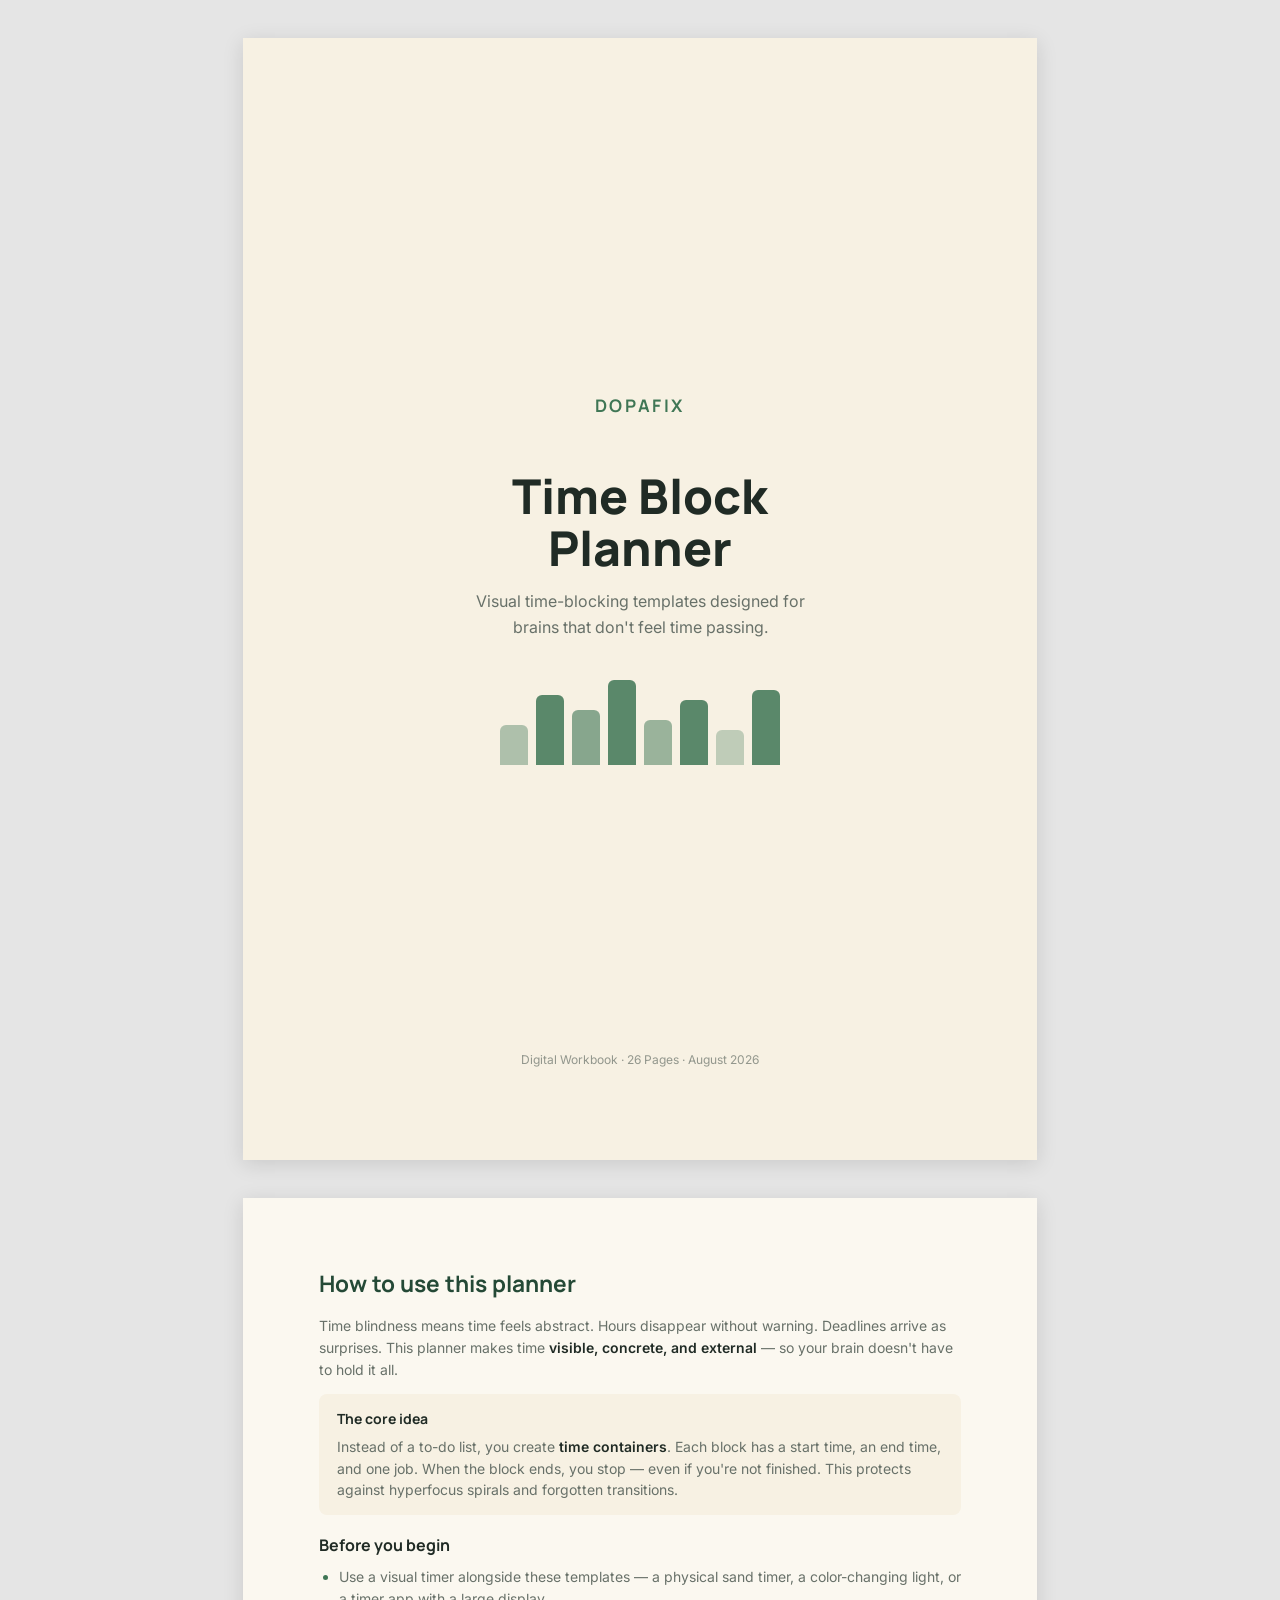
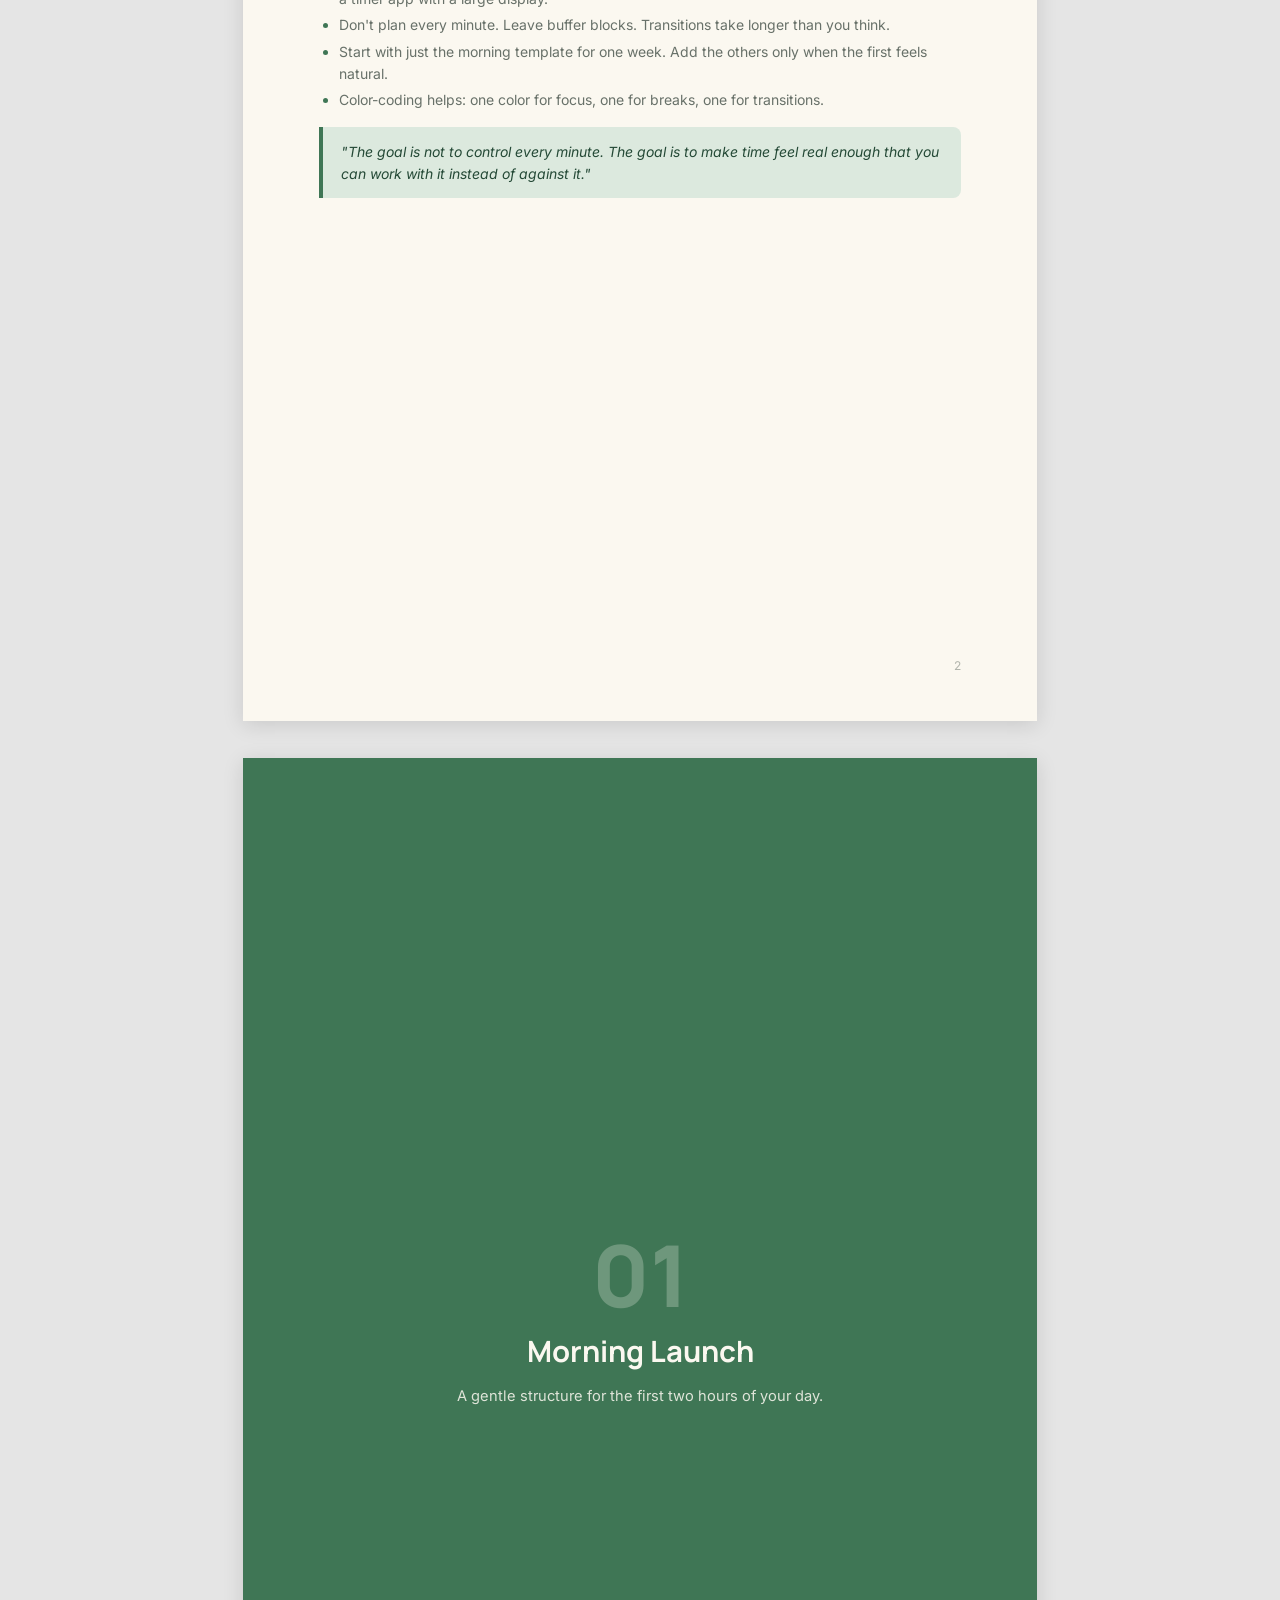
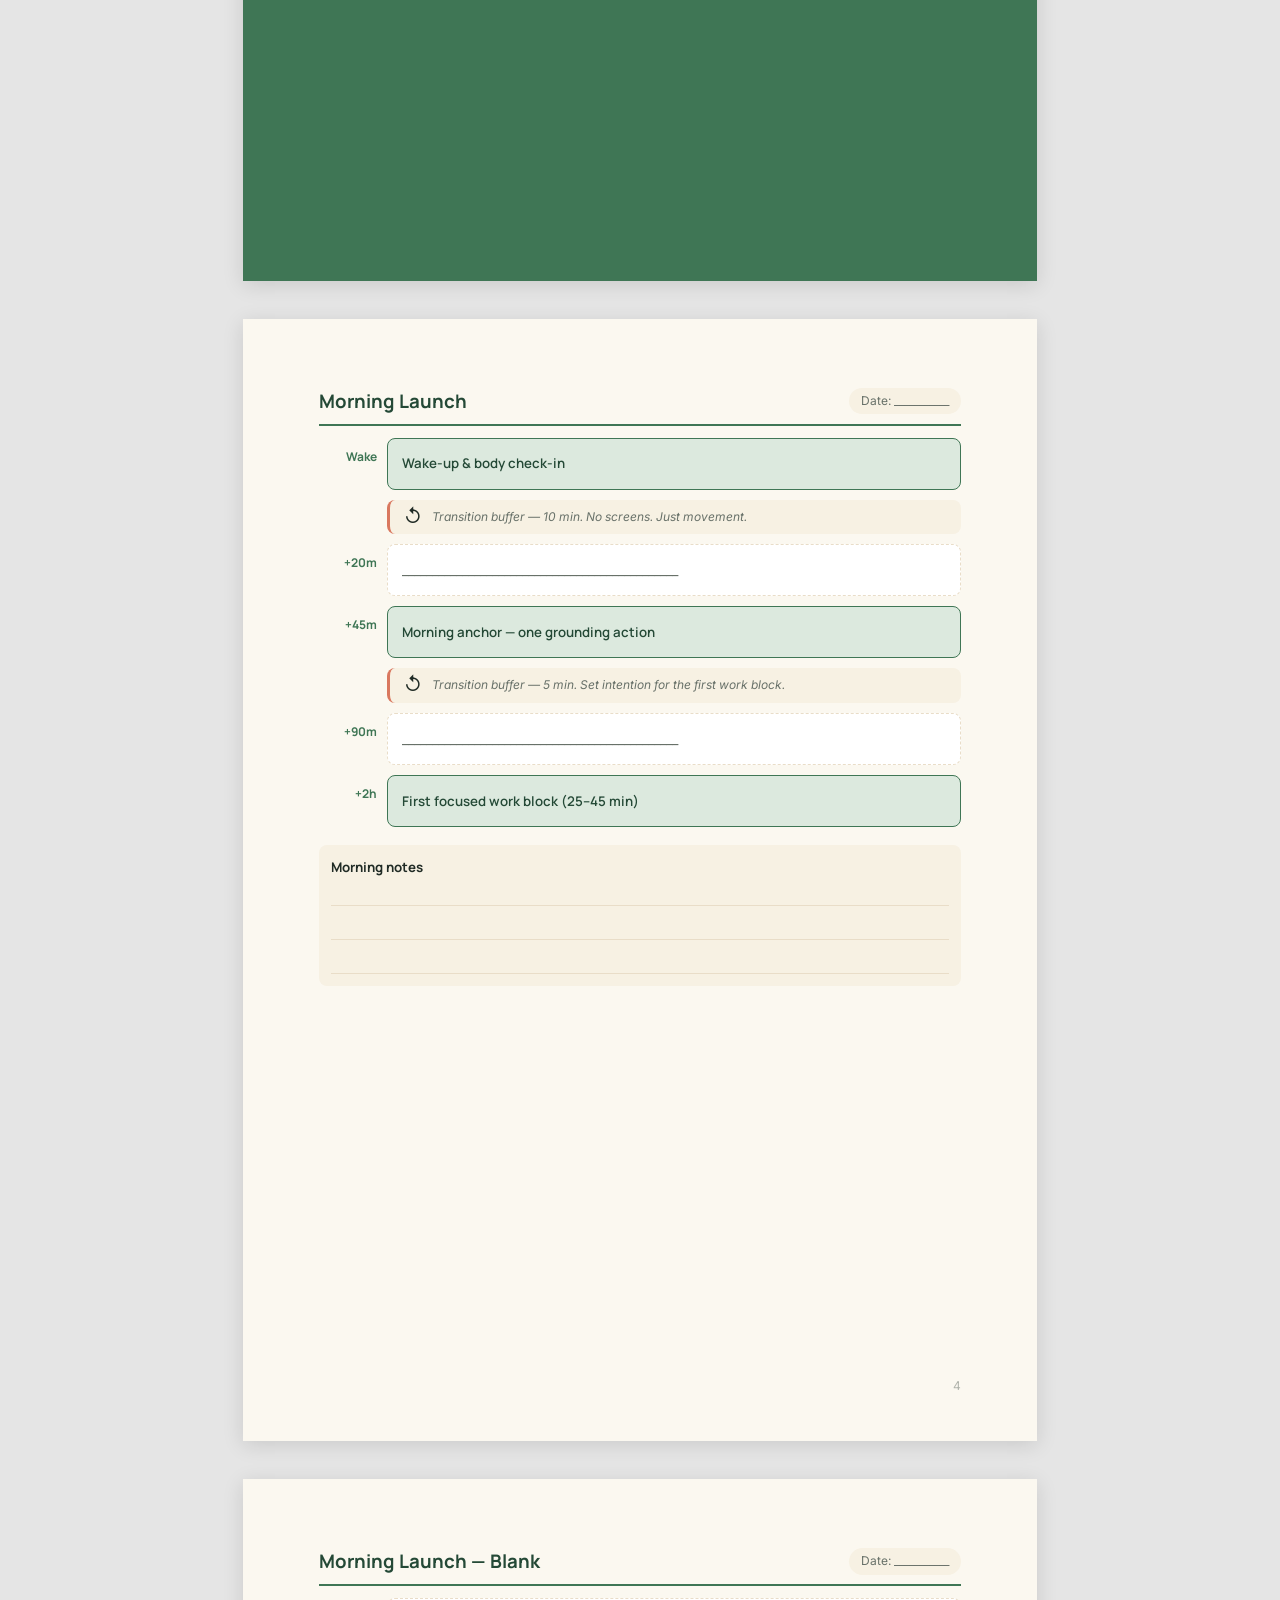
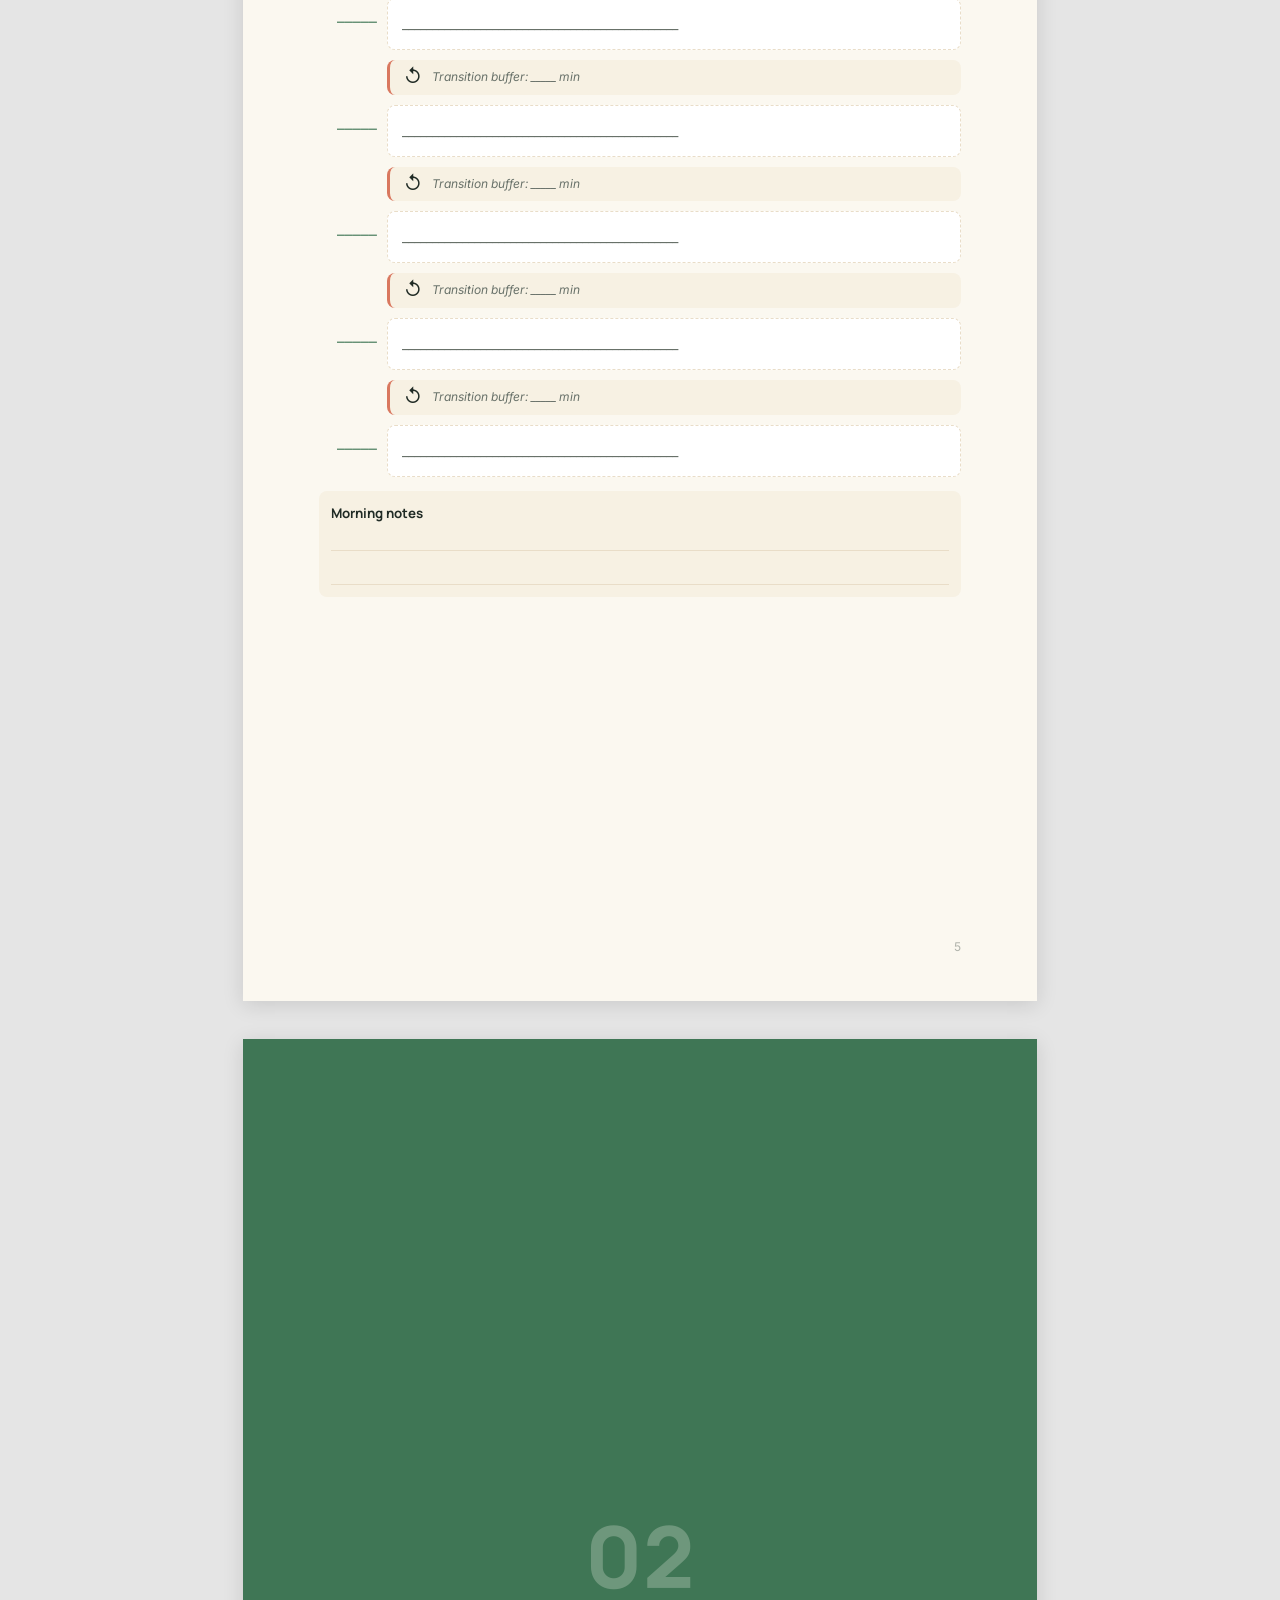
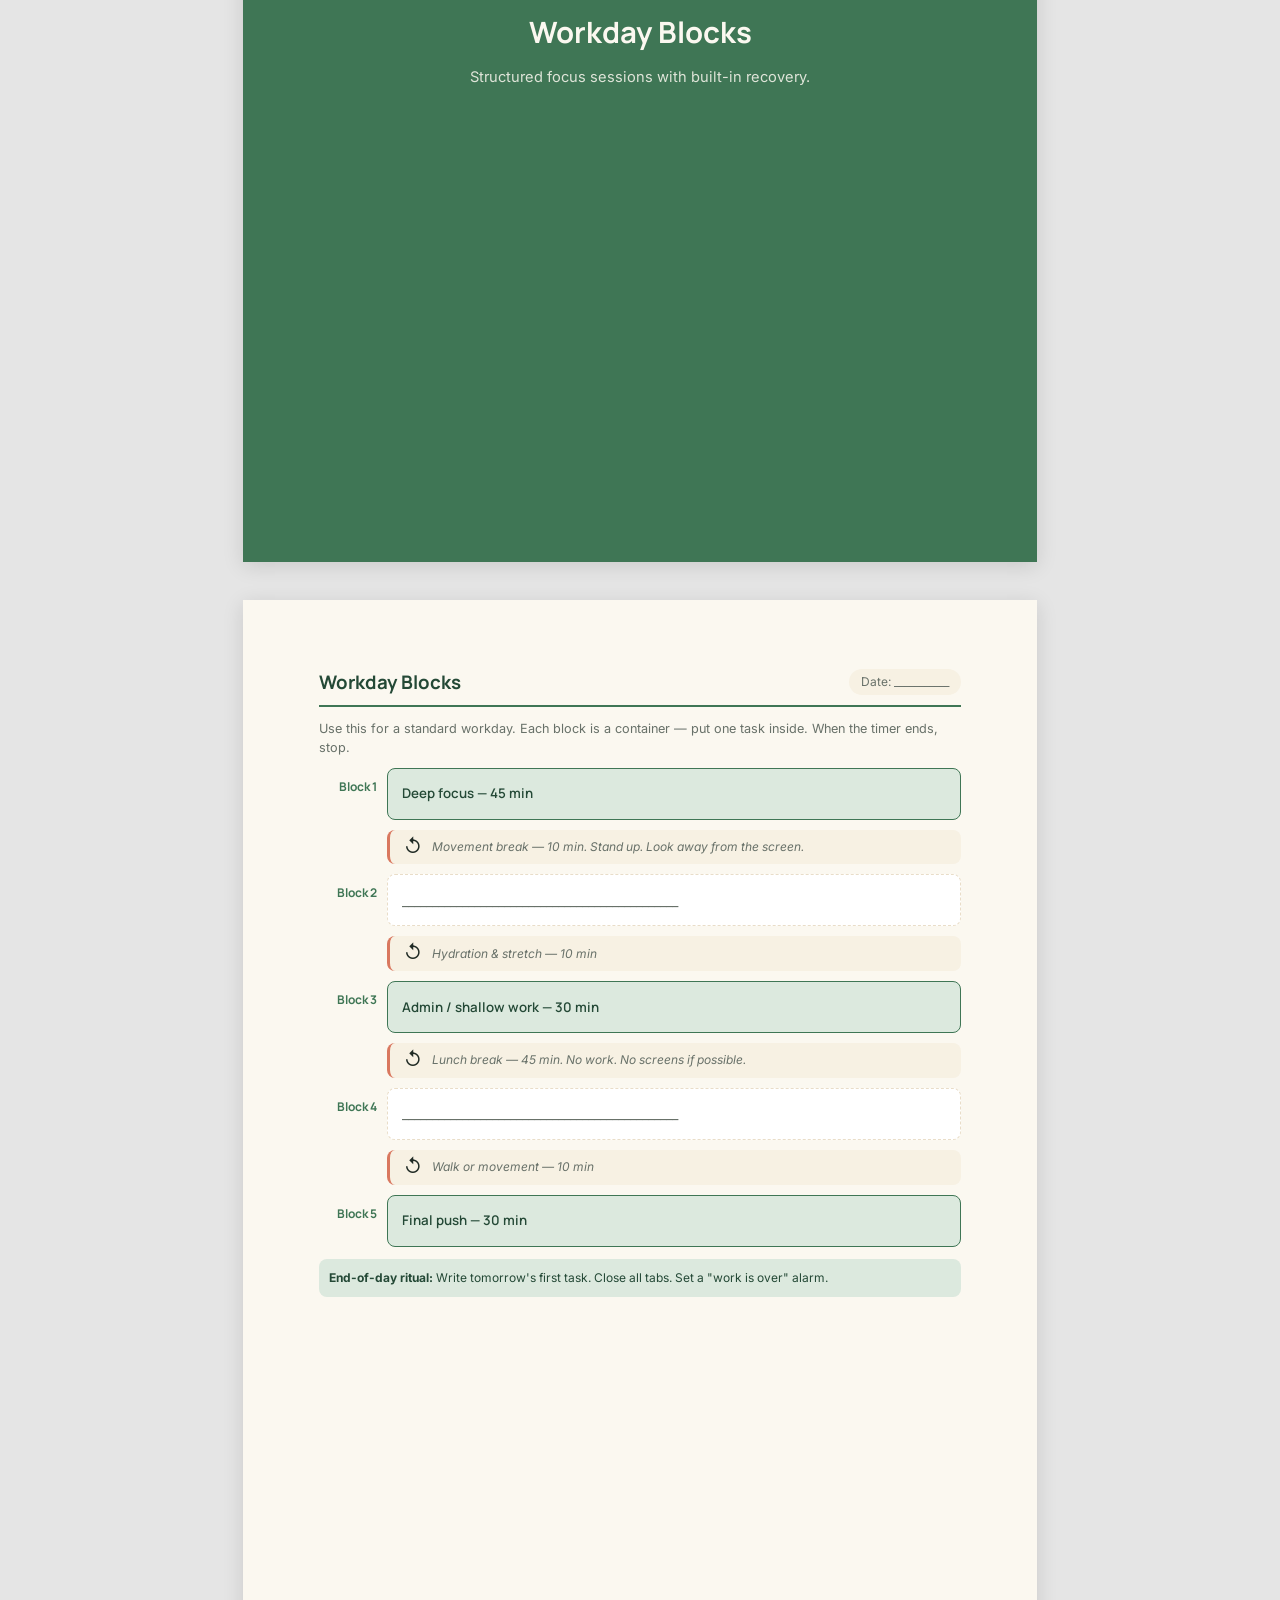
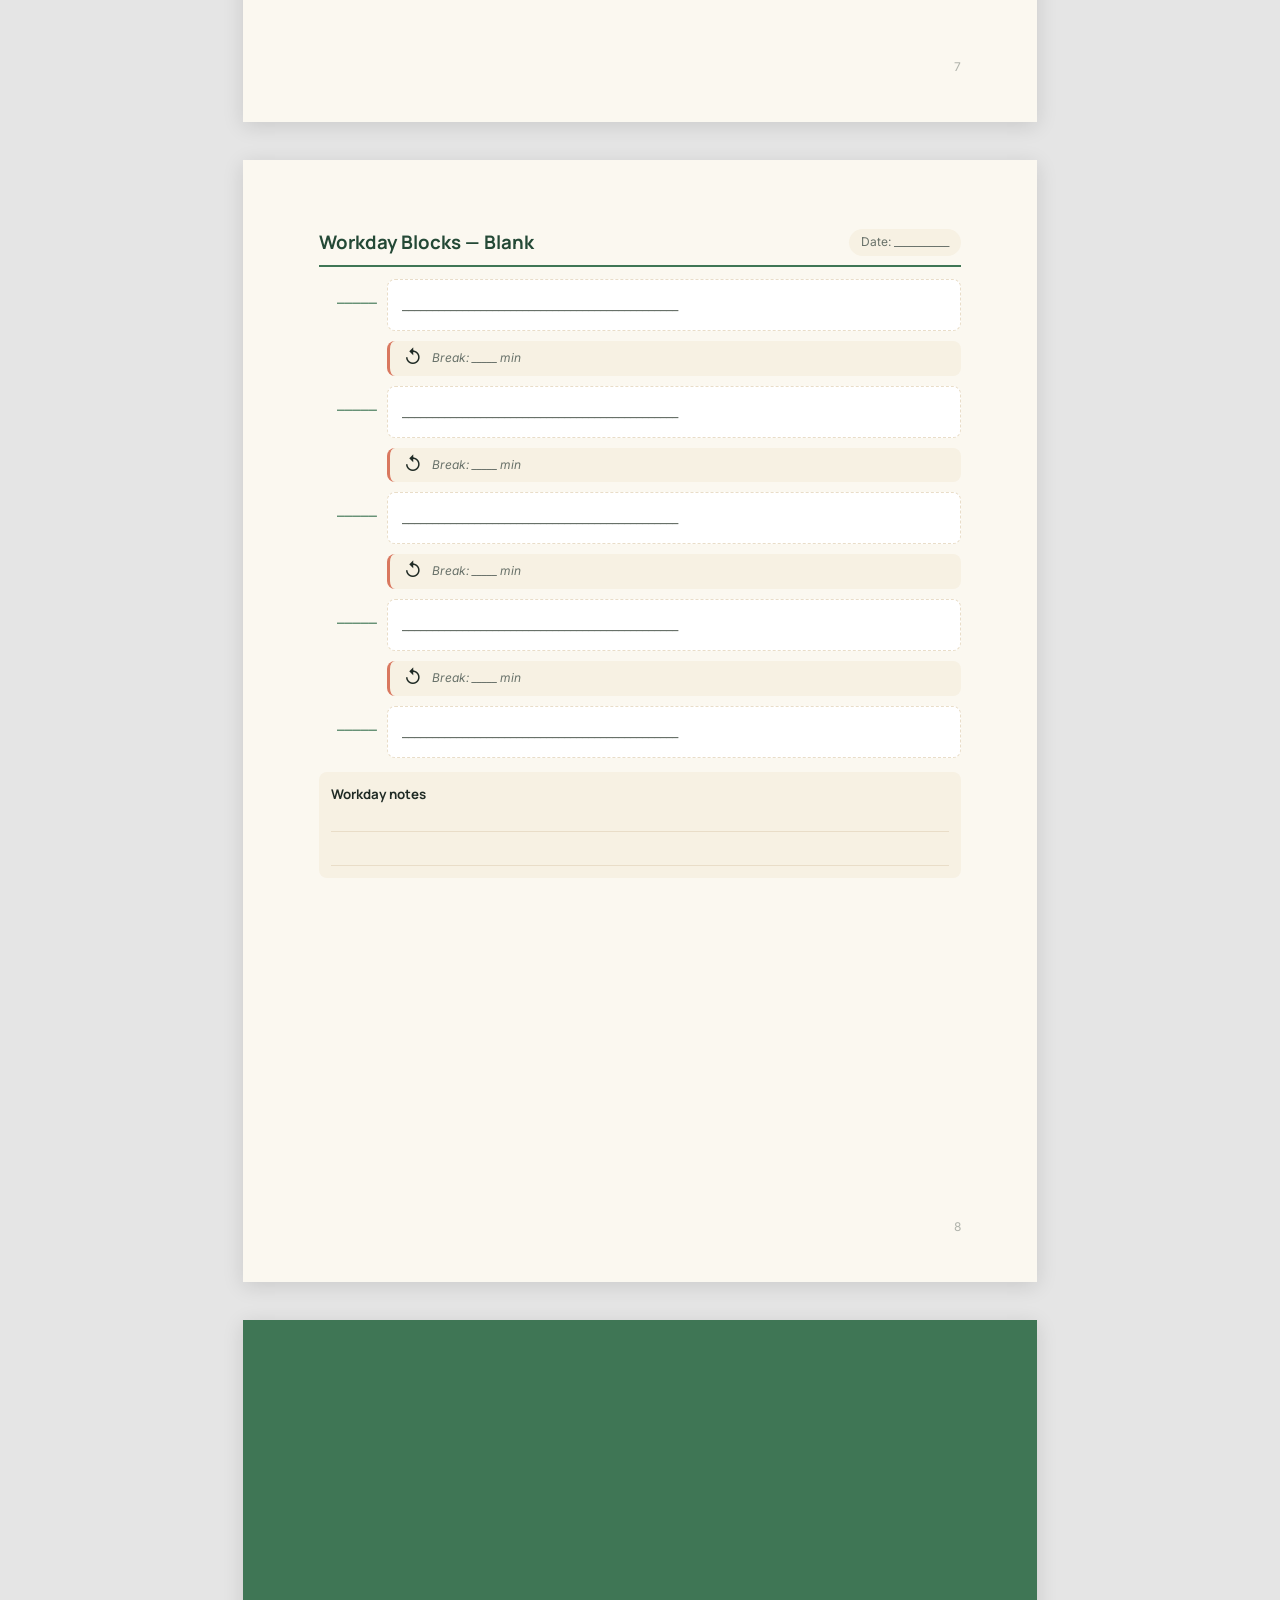
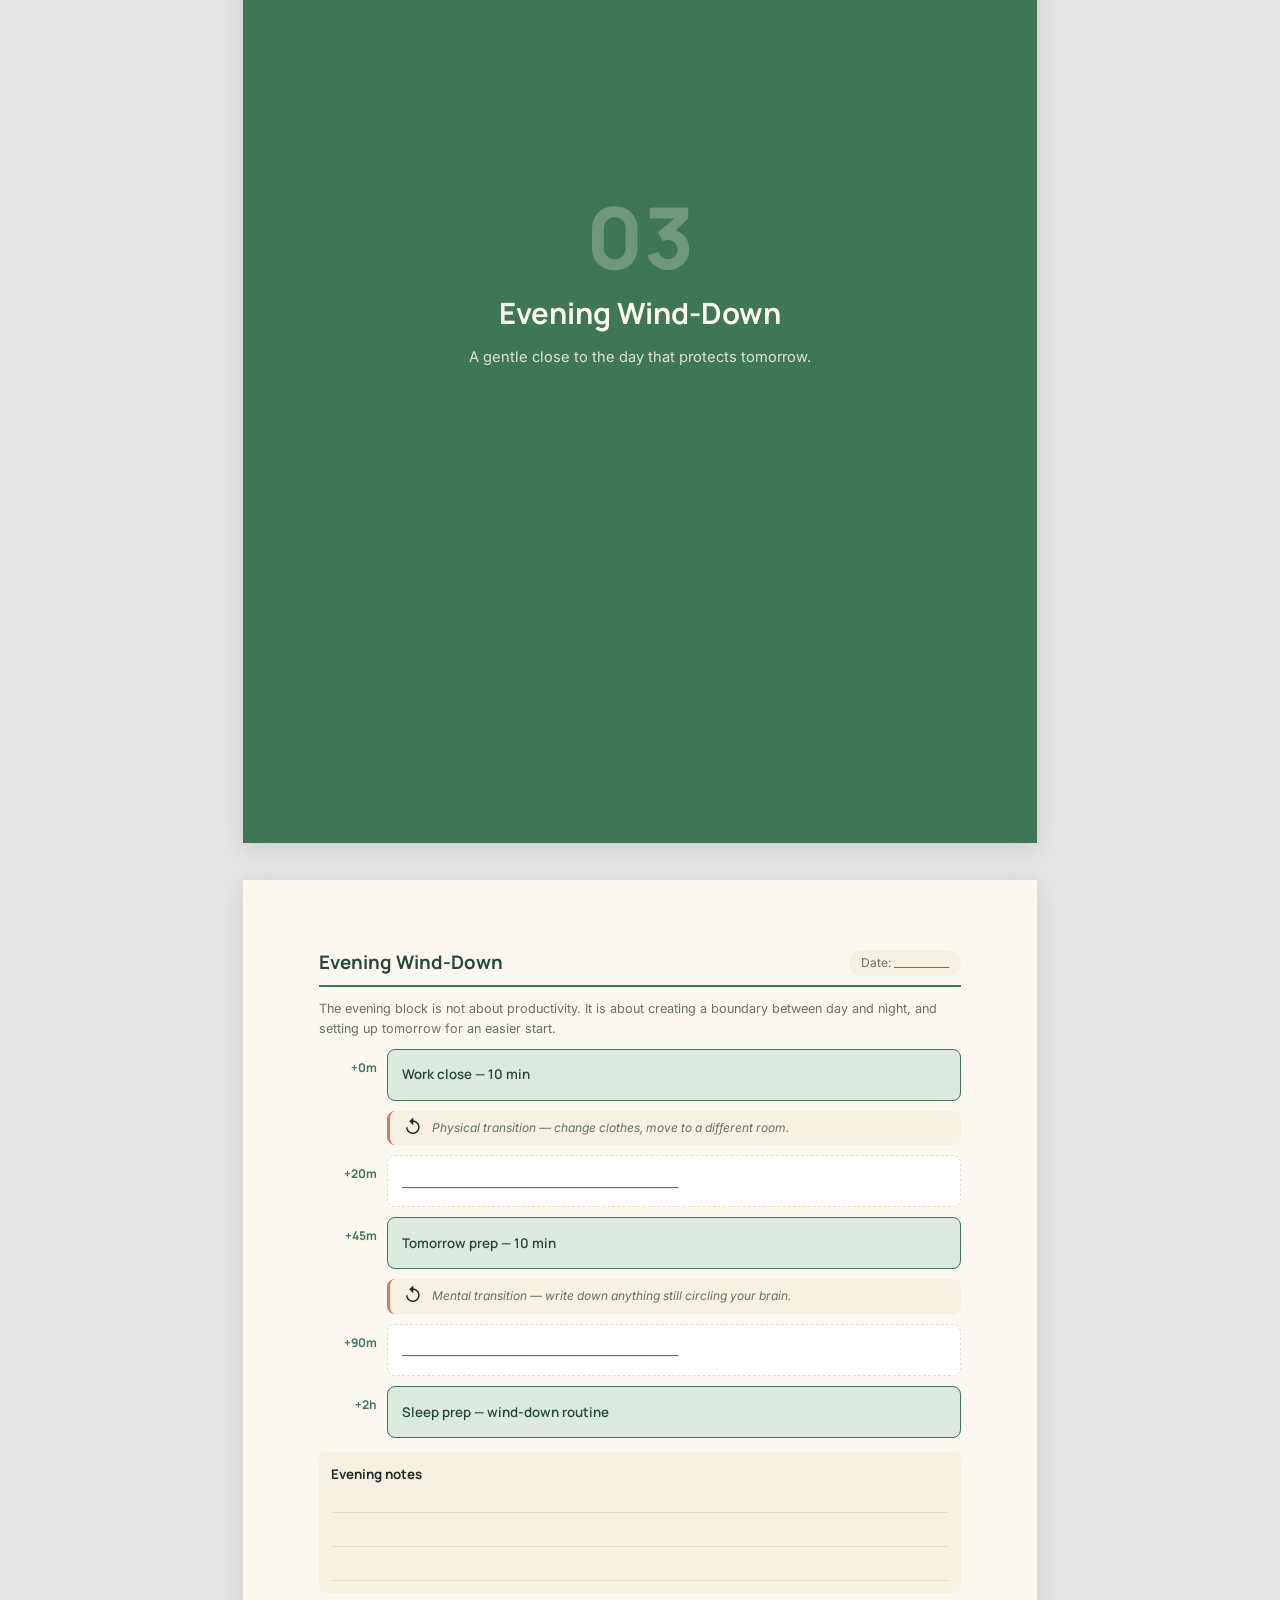
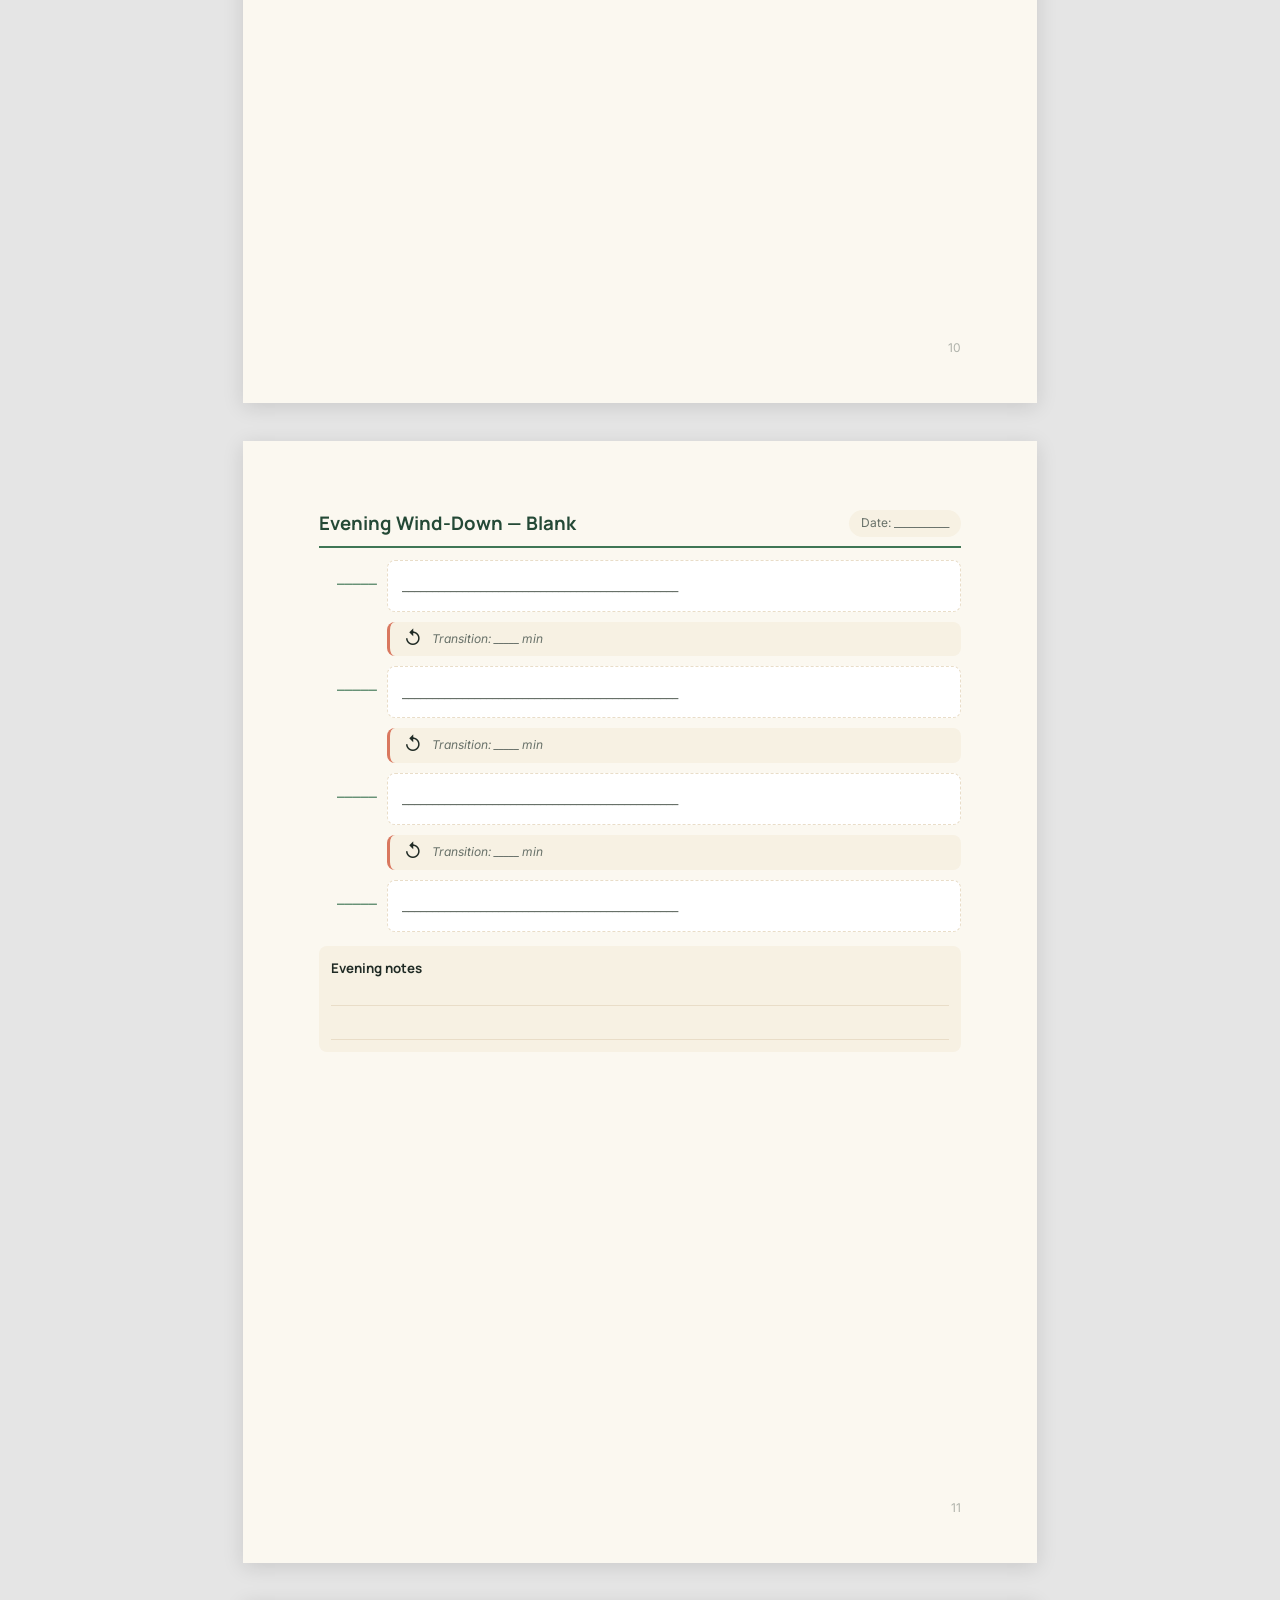
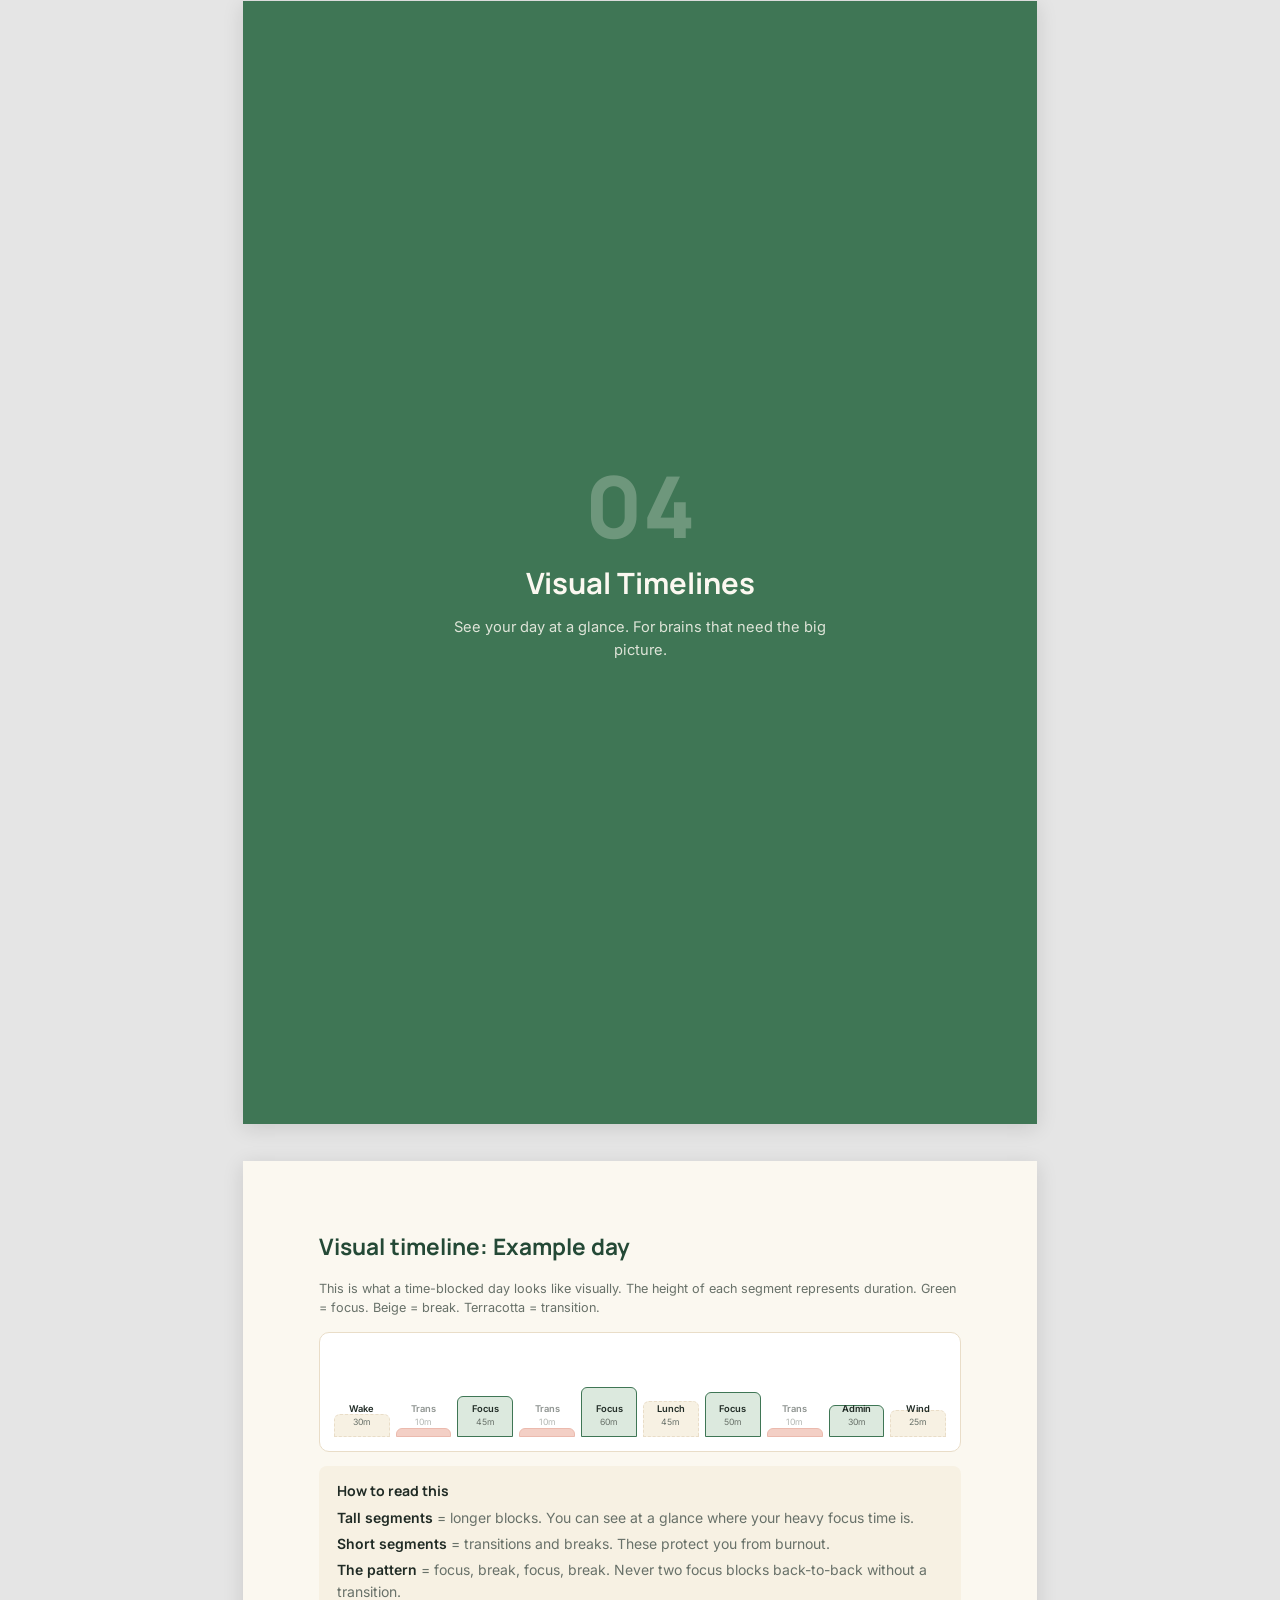
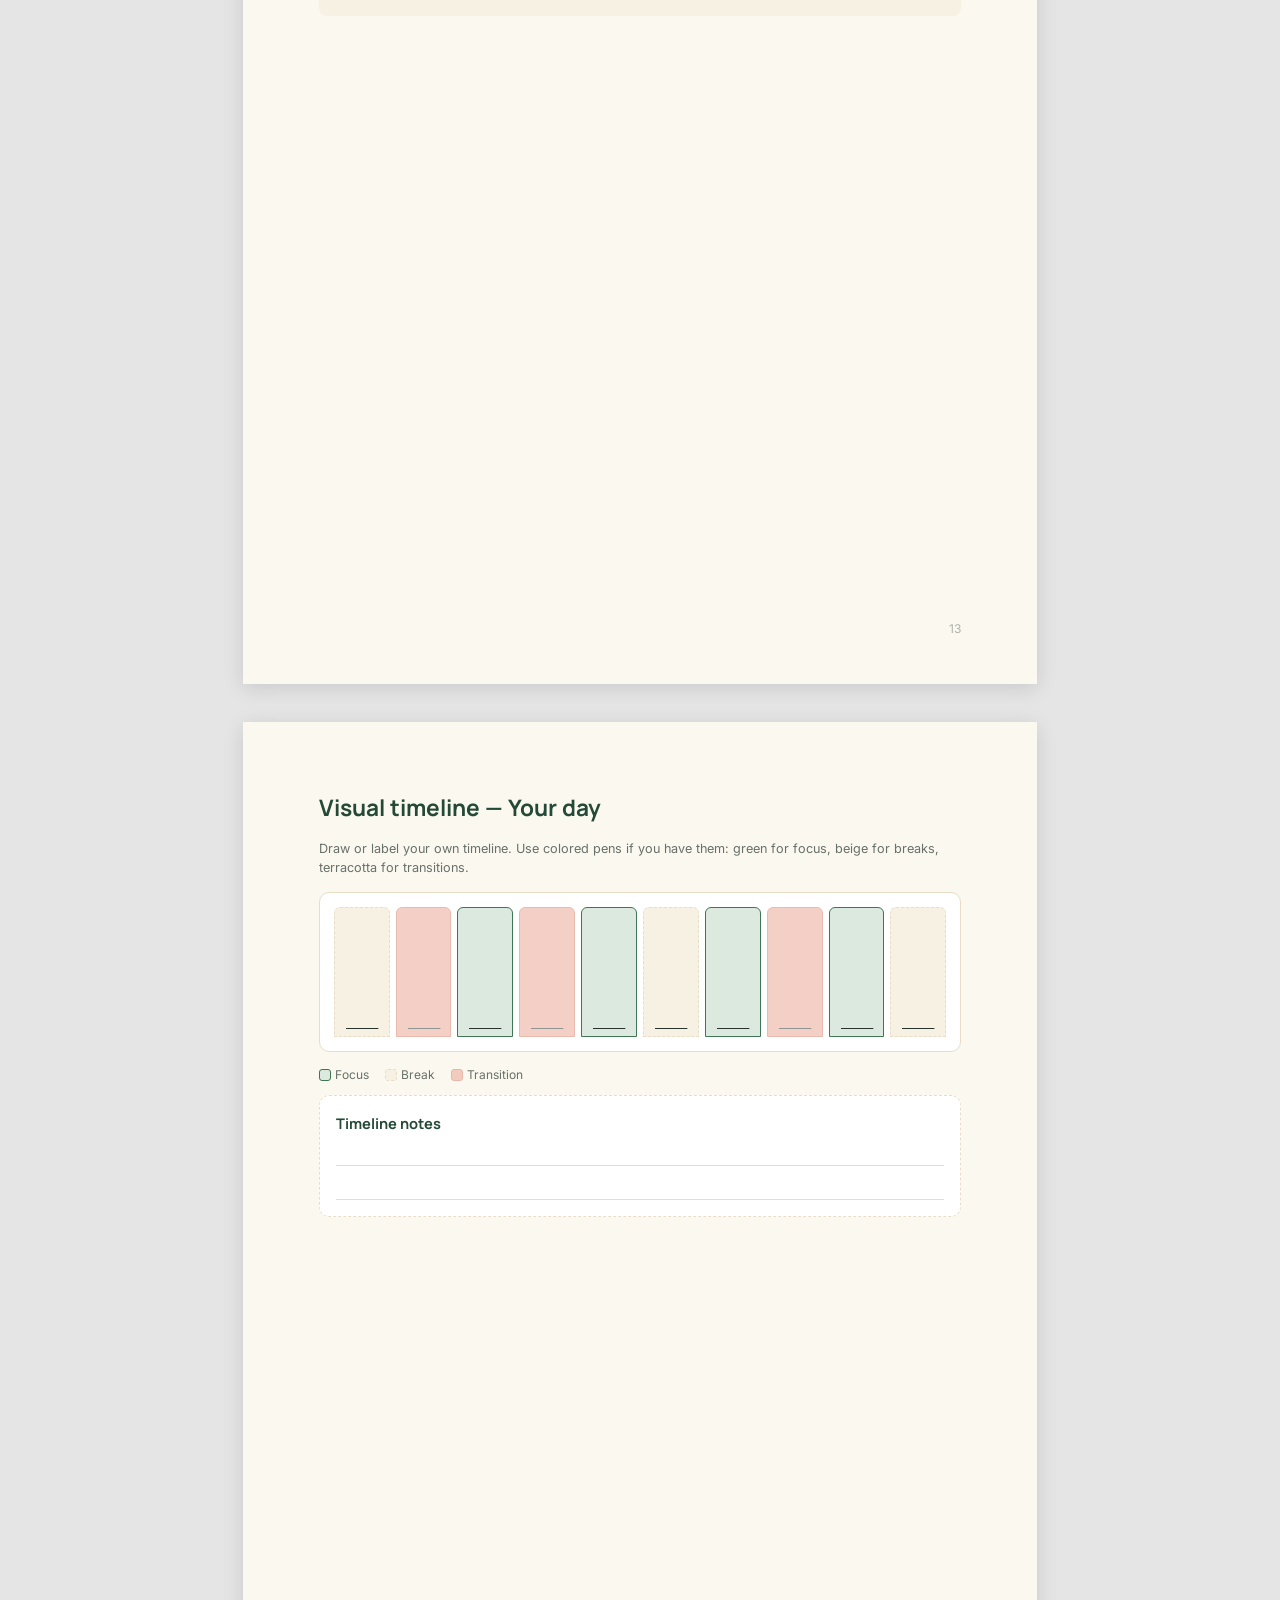
<file: product/time_block_planner.html>
<!DOCTYPE html>
<html lang="en">
<head>
<meta charset="UTF-8">
<meta name="viewport" content="width=device-width, initial-scale=1.0">
<title>Time Block Planner — DopaFix</title>
<link rel="preconnect" href="https://fonts.googleapis.com">
<link rel="preconnect" href="https://fonts.gstatic.com" crossorigin>
<link href="https://fonts.googleapis.com/css2?family=Inter:wght@400;500;600&family=Manrope:wght@500;600;700;800&display=swap" rel="stylesheet">
<style>
:root {
  --green-500: #3F7655;
  --green-700: #244936;
  --green-100: #DCE9DE;
  --vanilla-300: #F7F1E3;
  --vanilla-100: #FBF8F0;
  --vanilla-400: #E9DDC8;
  --terracotta-500: #D9785F;
  --terracotta-300: #E9A18D;
  --ink-900: #202B25;
  --ink-600: #687169;
  --font-heading: 'Manrope', sans-serif;
  --font-body: 'Inter', sans-serif;
}

* { box-sizing: border-box; margin: 0; padding: 0; }

@page { size: A4; margin: 0; }

body {
  font-family: var(--font-body);
  font-size: 10.5pt;
  line-height: 1.55;
  color: var(--ink-900);
  background: #e5e5e5;
}

.page {
  width: 210mm;
  min-height: 297mm;
  padding: 18mm 20mm;
  margin: 10mm auto;
  background: var(--vanilla-100);
  box-shadow: 0 4px 20px rgba(0,0,0,0.12);
  position: relative;
  page-break-after: always;
  overflow: hidden;
}

.page:last-child { page-break-after: auto; }

/* Cover */
.cover {
  display: flex;
  flex-direction: column;
  justify-content: center;
  align-items: center;
  text-align: center;
  background: var(--vanilla-300);
}

.cover__logo {
  font-family: var(--font-heading);
  font-size: 13pt;
  font-weight: 700;
  letter-spacing: 0.15em;
  text-transform: uppercase;
  color: var(--green-500);
  margin-bottom: 50px;
}

.cover__title {
  font-family: var(--font-heading);
  font-size: 36pt;
  font-weight: 800;
  line-height: 1.1;
  margin-bottom: 14px;
  color: var(--ink-900);
}

.cover__subtitle {
  font-size: 12pt;
  color: var(--ink-600);
  max-width: 360px;
  line-height: 1.6;
}

.cover__visual {
  margin: 40px 0;
  display: flex;
  gap: 8px;
  align-items: flex-end;
}

.cover__bar {
  width: 28px;
  border-radius: 6px 6px 0 0;
  background: var(--green-500);
  opacity: 0.85;
}

.cover__meta {
  position: absolute;
  bottom: 24mm;
  font-size: 9pt;
  color: var(--ink-600);
  opacity: 0.7;
}

/* Section dividers */
.section-divider {
  display: flex;
  flex-direction: column;
  justify-content: center;
  align-items: center;
  text-align: center;
  background: var(--green-500);
  color: var(--vanilla-100);
}

.section-divider__number {
  font-family: var(--font-heading);
  font-size: 64pt;
  font-weight: 800;
  opacity: 0.25;
  line-height: 1;
  margin-bottom: 12px;
}

.section-divider__title {
  font-family: var(--font-heading);
  font-size: 22pt;
  font-weight: 700;
  margin-bottom: 10px;
}

.section-divider__desc {
  font-size: 11pt;
  opacity: 0.85;
  max-width: 380px;
}

/* Content pages */
.content h2 {
  font-family: var(--font-heading);
  font-size: 17pt;
  font-weight: 700;
  color: var(--green-700);
  margin-bottom: 14px;
  margin-top: 0;
}

.content h3 {
  font-family: var(--font-heading);
  font-size: 12pt;
  font-weight: 700;
  color: var(--ink-900);
  margin-bottom: 8px;
  margin-top: 18px;
}

.content h3:first-child { margin-top: 0; }

.content p {
  margin-bottom: 12px;
  color: var(--ink-600);
}

.content p strong { color: var(--ink-900); font-weight: 600; }

.content ul, .content ol {
  margin-bottom: 12px;
  padding-left: 20px;
  color: var(--ink-600);
}

.content li { margin-bottom: 5px; }
.content li::marker { color: var(--green-500); }

/* Boxes */
.warm-box {
  background: var(--vanilla-300);
  padding: 14px 18px;
  border-radius: 8px;
  margin: 14px 0;
}

.warm-box__title {
  font-family: var(--font-heading);
  font-size: 10.5pt;
  font-weight: 700;
  margin-bottom: 6px;
  color: var(--ink-900);
}

.quote-box {
  background: var(--green-100);
  border-left: 4px solid var(--green-500);
  padding: 14px 18px;
  margin: 16px 0;
  border-radius: 0 8px 8px 0;
  font-style: italic;
  color: var(--green-700);
  font-size: 10.5pt;
}

/* Time block templates */
.time-header {
  display: flex;
  justify-content: space-between;
  align-items: center;
  margin-bottom: 12px;
  padding-bottom: 8px;
  border-bottom: 2px solid var(--green-500);
}

.time-header__title {
  font-family: var(--font-heading);
  font-size: 14pt;
  font-weight: 700;
  color: var(--green-700);
}

.time-header__date {
  font-size: 9pt;
  color: var(--ink-600);
  background: var(--vanilla-300);
  padding: 4px 12px;
  border-radius: 20px;
}

/* Block row */
.block-row {
  display: flex;
  gap: 10px;
  margin-bottom: 10px;
  align-items: stretch;
}

.block-row__time {
  width: 58px;
  flex-shrink: 0;
  font-family: var(--font-heading);
  font-size: 9pt;
  font-weight: 700;
  color: var(--green-500);
  text-align: right;
  padding-top: 10px;
}

.block-row__slot {
  flex: 1;
  border: 1.5px dashed var(--vanilla-400);
  border-radius: 8px;
  padding: 10px 14px;
  min-height: 52px;
  background: #fff;
  display: flex;
  align-items: center;
}

.block-row__slot--filled {
  background: var(--green-100);
  border-style: solid;
  border-color: var(--green-500);
  border-width: 1.5px;
}

.block-row__slot-label {
  font-family: var(--font-heading);
  font-size: 10pt;
  font-weight: 600;
  color: var(--green-700);
}

/* Transition block */
.transition-block {
  display: flex;
  align-items: center;
  gap: 10px;
  margin: 8px 0 10px 68px;
  padding: 8px 14px;
  background: var(--vanilla-300);
  border-radius: 8px;
  border-left: 3px solid var(--terracotta-500);
}

.transition-block__icon {
  font-size: 14pt;
  line-height: 1;
}

.transition-block__text {
  font-size: 9pt;
  color: var(--ink-600);
  font-style: italic;
}

/* Visual timeline */
.timeline {
  display: flex;
  gap: 6px;
  margin: 14px 0;
  align-items: flex-end;
  height: 120px;
  padding: 14px;
  background: #fff;
  border-radius: 10px;
  border: 1.5px solid var(--vanilla-400);
}

.timeline__segment {
  flex: 1;
  border-radius: 6px 6px 0 0;
  display: flex;
  flex-direction: column;
  justify-content: flex-end;
  align-items: center;
  padding-bottom: 6px;
  position: relative;
}

.timeline__segment--focus { background: var(--green-100); border: 1.5px solid var(--green-500); }
.timeline__segment--break { background: var(--vanilla-300); border: 1.5px dashed var(--vanilla-400); }
.timeline__segment--transition { background: var(--terracotta-300); opacity: 0.5; border: 1.5px solid var(--terracotta-500); }

.timeline__label {
  font-size: 7pt;
  font-weight: 600;
  color: var(--ink-900);
  text-align: center;
  line-height: 1.2;
}

.timeline__time {
  font-size: 6.5pt;
  color: var(--ink-600);
  margin-top: 2px;
}

/* Checklist */
.checklist {
  display: flex;
  flex-direction: column;
  gap: 8px;
  margin: 12px 0;
}

.checklist__item {
  display: flex;
  align-items: flex-start;
  gap: 10px;
}

.checklist__box {
  width: 16px;
  height: 16px;
  border: 2px solid var(--green-500);
  border-radius: 4px;
  flex-shrink: 0;
  margin-top: 2px;
}

.checklist__text {
  font-size: 10pt;
  color: var(--ink-600);
  line-height: 1.45;
}

/* Weekly review grid */
.review-grid {
  display: grid;
  grid-template-columns: repeat(7, 1fr);
  gap: 6px;
  margin: 12px 0;
}

.review-grid__day {
  background: #fff;
  border: 1.5px solid var(--vanilla-400);
  border-radius: 6px;
  padding: 8px 6px;
  text-align: center;
  min-height: 70px;
}

.review-grid__day-name {
  font-family: var(--font-heading);
  font-size: 8pt;
  font-weight: 700;
  text-transform: uppercase;
  color: var(--green-500);
  margin-bottom: 6px;
}

.review-grid__face {
  font-size: 16pt;
  line-height: 1;
  margin-bottom: 4px;
}

.review-grid__line {
  border-bottom: 1px solid var(--vanilla-400);
  height: 14px;
  margin: 0 2px;
}

/* Rating row */
.rating-row {
  display: flex;
  gap: 10px;
  align-items: center;
  margin: 8px 0;
}

.rating-row__label {
  font-size: 9.5pt;
  color: var(--ink-600);
  width: 140px;
  flex-shrink: 0;
}

.rating-row__dots {
  display: flex;
  gap: 6px;
}

.rating-row__dot {
  width: 18px;
  height: 18px;
  border: 2px solid var(--vanilla-400);
  border-radius: 50%;
}

/* Worksheet lines */
.worksheet {
  border: 1.5px dashed var(--vanilla-400);
  border-radius: 10px;
  padding: 16px;
  margin: 14px 0;
  background: #fff;
}

.worksheet__title {
  font-family: var(--font-heading);
  font-size: 11pt;
  font-weight: 700;
  margin-bottom: 10px;
  color: var(--green-700);
}

.worksheet__prompt {
  font-size: 9.5pt;
  color: var(--ink-600);
  margin-bottom: 10px;
  font-style: italic;
}

.worksheet__lines {
  display: flex;
  flex-direction: column;
  gap: 12px;
}

.worksheet__line {
  border-bottom: 1px solid var(--vanilla-400);
  height: 22px;
}

/* Page numbers */
.page-number {
  position: absolute;
  bottom: 12mm;
  right: 20mm;
  font-size: 9pt;
  color: var(--ink-600);
  opacity: 0.5;
}

/* Print */
@media print {
  body { background: white; }
  .page {
    margin: 0;
    box-shadow: none;
    width: 210mm;
    min-height: 297mm;
    page-break-after: always;
  }
  .page:last-child { page-break-after: auto; }
}

@media screen {
  .page { margin-bottom: 18px; }
}

@media (max-width: 600px) {
  .page { width: 100%; padding: 14mm; margin: 0; box-shadow: none; min-height: auto; }
  .review-grid { grid-template-columns: repeat(4, 1fr); }
  .block-row__time { width: 46px; font-size: 8pt; }
  .timeline { height: 90px; }
}
</style>
<base target="_blank">
</head>
<body>

<!-- ==================== COVER ==================== -->
<div class="page cover">
  <div class="cover__logo">DopaFix</div>
  <h1 class="cover__title">Time Block<br>Planner</h1>
  <p class="cover__subtitle">Visual time-blocking templates designed for brains that don't feel time passing.</p>
  <div class="cover__visual">
    <div class="cover__bar" style="height:40px;opacity:0.4;"></div>
    <div class="cover__bar" style="height:70px;"></div>
    <div class="cover__bar" style="height:55px;opacity:0.6;"></div>
    <div class="cover__bar" style="height:85px;"></div>
    <div class="cover__bar" style="height:45px;opacity:0.5;"></div>
    <div class="cover__bar" style="height:65px;"></div>
    <div class="cover__bar" style="height:35px;opacity:0.3;"></div>
    <div class="cover__bar" style="height:75px;"></div>
  </div>
  <div class="cover__meta">Digital Workbook · 26 Pages · August 2026</div>
</div>

<!-- ==================== HOW TO USE ==================== -->
<div class="page content">
  <h2>How to use this planner</h2>
  <p>Time blindness means time feels abstract. Hours disappear without warning. Deadlines arrive as surprises. This planner makes time <strong>visible, concrete, and external</strong> — so your brain doesn't have to hold it all.</p>

  <div class="warm-box">
    <div class="warm-box__title">The core idea</div>
    <p style="margin-bottom:0;">Instead of a to-do list, you create <strong>time containers</strong>. Each block has a start time, an end time, and one job. When the block ends, you stop — even if you're not finished. This protects against hyperfocus spirals and forgotten transitions.</p>
  </div>

  <h3>Before you begin</h3>
  <ul>
    <li>Use a visual timer alongside these templates — a physical sand timer, a color-changing light, or a timer app with a large display.</li>
    <li>Don't plan every minute. Leave buffer blocks. Transitions take longer than you think.</li>
    <li>Start with just the morning template for one week. Add the others only when the first feels natural.</li>
    <li>Color-coding helps: one color for focus, one for breaks, one for transitions.</li>
  </ul>

  <div class="quote-box">
    "The goal is not to control every minute. The goal is to make time feel real enough that you can work with it instead of against it."
  </div>

  <div class="page-number">2</div>
</div>

<!-- ==================== SECTION 1 DIVIDER ==================== -->
<div class="page section-divider">
  <div class="section-divider__number">01</div>
  <h2 class="section-divider__title">Morning Launch</h2>
  <p class="section-divider__desc">A gentle structure for the first two hours of your day.</p>
</div>

<!-- ==================== MORNING TEMPLATE ==================== -->
<div class="page content">
  <div class="time-header">
    <div class="time-header__title">Morning Launch</div>
    <div class="time-header__date">Date: ___________</div>
  </div>

  <div class="block-row">
    <div class="block-row__time">Wake</div>
    <div class="block-row__slot block-row__slot--filled">
      <span class="block-row__slot-label">Wake-up & body check-in</span>
    </div>
  </div>

  <div class="transition-block">
    <div class="transition-block__icon">↺</div>
    <div class="transition-block__text">Transition buffer — 10 min. No screens. Just movement.</div>
  </div>

  <div class="block-row">
    <div class="block-row__time">+20m</div>
    <div class="block-row__slot">
      <span style="color:var(--ink-600);">______________________________________________</span>
    </div>
  </div>

  <div class="block-row">
    <div class="block-row__time">+45m</div>
    <div class="block-row__slot block-row__slot--filled">
      <span class="block-row__slot-label">Morning anchor — one grounding action</span>
    </div>
  </div>

  <div class="transition-block">
    <div class="transition-block__icon">↺</div>
    <div class="transition-block__text">Transition buffer — 5 min. Set intention for the first work block.</div>
  </div>

  <div class="block-row">
    <div class="block-row__time">+90m</div>
    <div class="block-row__slot">
      <span style="color:var(--ink-600);">______________________________________________</span>
    </div>
  </div>

  <div class="block-row">
    <div class="block-row__time">+2h</div>
    <div class="block-row__slot block-row__slot--filled">
      <span class="block-row__slot-label">First focused work block (25–45 min)</span>
    </div>
  </div>

  <div style="margin-top:18px;padding:12px;background:var(--vanilla-300);border-radius:8px;">
    <div style="font-family:var(--font-heading);font-size:10pt;font-weight:700;margin-bottom:6px;">Morning notes</div>
    <div class="worksheet__lines">
      <div class="worksheet__line"></div>
      <div class="worksheet__line"></div>
      <div class="worksheet__line"></div>
    </div>
  </div>

  <div class="page-number">4</div>
</div>

<!-- ==================== MORNING BLANK ==================== -->
<div class="page content">
  <div class="time-header">
    <div class="time-header__title">Morning Launch — Blank</div>
    <div class="time-header__date">Date: ___________</div>
  </div>

  <div class="block-row">
    <div class="block-row__time">_____</div>
    <div class="block-row__slot"><span style="color:var(--ink-600);">______________________________________________</span></div>
  </div>
  <div class="transition-block">
    <div class="transition-block__icon">↺</div>
    <div class="transition-block__text">Transition buffer: _____ min</div>
  </div>
  <div class="block-row">
    <div class="block-row__time">_____</div>
    <div class="block-row__slot"><span style="color:var(--ink-600);">______________________________________________</span></div>
  </div>
  <div class="transition-block">
    <div class="transition-block__icon">↺</div>
    <div class="transition-block__text">Transition buffer: _____ min</div>
  </div>
  <div class="block-row">
    <div class="block-row__time">_____</div>
    <div class="block-row__slot"><span style="color:var(--ink-600);">______________________________________________</span></div>
  </div>
  <div class="transition-block">
    <div class="transition-block__icon">↺</div>
    <div class="transition-block__text">Transition buffer: _____ min</div>
  </div>
  <div class="block-row">
    <div class="block-row__time">_____</div>
    <div class="block-row__slot"><span style="color:var(--ink-600);">______________________________________________</span></div>
  </div>
  <div class="transition-block">
    <div class="transition-block__icon">↺</div>
    <div class="transition-block__text">Transition buffer: _____ min</div>
  </div>
  <div class="block-row">
    <div class="block-row__time">_____</div>
    <div class="block-row__slot"><span style="color:var(--ink-600);">______________________________________________</span></div>
  </div>

  <div style="margin-top:14px;padding:12px;background:var(--vanilla-300);border-radius:8px;">
    <div style="font-family:var(--font-heading);font-size:10pt;font-weight:700;margin-bottom:6px;">Morning notes</div>
    <div class="worksheet__lines">
      <div class="worksheet__line"></div>
      <div class="worksheet__line"></div>
    </div>
  </div>

  <div class="page-number">5</div>
</div>

<!-- ==================== SECTION 2 DIVIDER ==================== -->
<div class="page section-divider">
  <div class="section-divider__number">02</div>
  <h2 class="section-divider__title">Workday Blocks</h2>
  <p class="section-divider__desc">Structured focus sessions with built-in recovery.</p>
</div>

<!-- ==================== WORKDAY TEMPLATE ==================== -->
<div class="page content">
  <div class="time-header">
    <div class="time-header__title">Workday Blocks</div>
    <div class="time-header__date">Date: ___________</div>
  </div>

  <p style="font-size:9.5pt;margin-bottom:10px;">Use this for a standard workday. Each block is a container — put one task inside. When the timer ends, stop.</p>

  <div class="block-row">
    <div class="block-row__time">Block 1</div>
    <div class="block-row__slot block-row__slot--filled">
      <span class="block-row__slot-label">Deep focus — 45 min</span>
    </div>
  </div>
  <div class="transition-block">
    <div class="transition-block__icon">↺</div>
    <div class="transition-block__text">Movement break — 10 min. Stand up. Look away from the screen.</div>
  </div>

  <div class="block-row">
    <div class="block-row__time">Block 2</div>
    <div class="block-row__slot">
      <span style="color:var(--ink-600);">______________________________________________</span>
    </div>
  </div>
  <div class="transition-block">
    <div class="transition-block__icon">↺</div>
    <div class="transition-block__text">Hydration & stretch — 10 min</div>
  </div>

  <div class="block-row">
    <div class="block-row__time">Block 3</div>
    <div class="block-row__slot block-row__slot--filled">
      <span class="block-row__slot-label">Admin / shallow work — 30 min</span>
    </div>
  </div>
  <div class="transition-block">
    <div class="transition-block__icon">↺</div>
    <div class="transition-block__text">Lunch break — 45 min. No work. No screens if possible.</div>
  </div>

  <div class="block-row">
    <div class="block-row__time">Block 4</div>
    <div class="block-row__slot">
      <span style="color:var(--ink-600);">______________________________________________</span>
    </div>
  </div>
  <div class="transition-block">
    <div class="transition-block__icon">↺</div>
    <div class="transition-block__text">Walk or movement — 10 min</div>
  </div>

  <div class="block-row">
    <div class="block-row__time">Block 5</div>
    <div class="block-row__slot block-row__slot--filled">
      <span class="block-row__slot-label">Final push — 30 min</span>
    </div>
  </div>

  <div style="margin-top:12px;padding:10px;background:var(--green-100);border-radius:8px;font-size:9pt;color:var(--green-700);">
    <strong>End-of-day ritual:</strong> Write tomorrow's first task. Close all tabs. Set a "work is over" alarm.
  </div>

  <div class="page-number">7</div>
</div>

<!-- ==================== WORKDAY BLANK ==================== -->
<div class="page content">
  <div class="time-header">
    <div class="time-header__title">Workday Blocks — Blank</div>
    <div class="time-header__date">Date: ___________</div>
  </div>

  <div class="block-row">
    <div class="block-row__time">_____</div>
    <div class="block-row__slot"><span style="color:var(--ink-600);">______________________________________________</span></div>
  </div>
  <div class="transition-block">
    <div class="transition-block__icon">↺</div>
    <div class="transition-block__text">Break: _____ min</div>
  </div>
  <div class="block-row">
    <div class="block-row__time">_____</div>
    <div class="block-row__slot"><span style="color:var(--ink-600);">______________________________________________</span></div>
  </div>
  <div class="transition-block">
    <div class="transition-block__icon">↺</div>
    <div class="transition-block__text">Break: _____ min</div>
  </div>
  <div class="block-row">
    <div class="block-row__time">_____</div>
    <div class="block-row__slot"><span style="color:var(--ink-600);">______________________________________________</span></div>
  </div>
  <div class="transition-block">
    <div class="transition-block__icon">↺</div>
    <div class="transition-block__text">Break: _____ min</div>
  </div>
  <div class="block-row">
    <div class="block-row__time">_____</div>
    <div class="block-row__slot"><span style="color:var(--ink-600);">______________________________________________</span></div>
  </div>
  <div class="transition-block">
    <div class="transition-block__icon">↺</div>
    <div class="transition-block__text">Break: _____ min</div>
  </div>
  <div class="block-row">
    <div class="block-row__time">_____</div>
    <div class="block-row__slot"><span style="color:var(--ink-600);">______________________________________________</span></div>
  </div>

  <div style="margin-top:14px;padding:12px;background:var(--vanilla-300);border-radius:8px;">
    <div style="font-family:var(--font-heading);font-size:10pt;font-weight:700;margin-bottom:6px;">Workday notes</div>
    <div class="worksheet__lines">
      <div class="worksheet__line"></div>
      <div class="worksheet__line"></div>
    </div>
  </div>

  <div class="page-number">8</div>
</div>

<!-- ==================== SECTION 3 DIVIDER ==================== -->
<div class="page section-divider">
  <div class="section-divider__number">03</div>
  <h2 class="section-divider__title">Evening Wind-Down</h2>
  <p class="section-divider__desc">A gentle close to the day that protects tomorrow.</p>
</div>

<!-- ==================== EVENING TEMPLATE ==================== -->
<div class="page content">
  <div class="time-header">
    <div class="time-header__title">Evening Wind-Down</div>
    <div class="time-header__date">Date: ___________</div>
  </div>

  <p style="font-size:9.5pt;margin-bottom:10px;">The evening block is not about productivity. It is about creating a boundary between day and night, and setting up tomorrow for an easier start.</p>

  <div class="block-row">
    <div class="block-row__time">+0m</div>
    <div class="block-row__slot block-row__slot--filled">
      <span class="block-row__slot-label">Work close — 10 min</span>
    </div>
  </div>
  <div class="transition-block">
    <div class="transition-block__icon">↺</div>
    <div class="transition-block__text">Physical transition — change clothes, move to a different room.</div>
  </div>

  <div class="block-row">
    <div class="block-row__time">+20m</div>
    <div class="block-row__slot">
      <span style="color:var(--ink-600);">______________________________________________</span>
    </div>
  </div>

  <div class="block-row">
    <div class="block-row__time">+45m</div>
    <div class="block-row__slot block-row__slot--filled">
      <span class="block-row__slot-label">Tomorrow prep — 10 min</span>
    </div>
  </div>

  <div class="transition-block">
    <div class="transition-block__icon">↺</div>
    <div class="transition-block__text">Mental transition — write down anything still circling your brain.</div>
  </div>

  <div class="block-row">
    <div class="block-row__time">+90m</div>
    <div class="block-row__slot">
      <span style="color:var(--ink-600);">______________________________________________</span>
    </div>
  </div>

  <div class="block-row">
    <div class="block-row__time">+2h</div>
    <div class="block-row__slot block-row__slot--filled">
      <span class="block-row__slot-label">Sleep prep — wind-down routine</span>
    </div>
  </div>

  <div style="margin-top:14px;padding:12px;background:var(--vanilla-300);border-radius:8px;">
    <div style="font-family:var(--font-heading);font-size:10pt;font-weight:700;margin-bottom:6px;">Evening notes</div>
    <div class="worksheet__lines">
      <div class="worksheet__line"></div>
      <div class="worksheet__line"></div>
      <div class="worksheet__line"></div>
    </div>
  </div>

  <div class="page-number">10</div>
</div>

<!-- ==================== EVENING BLANK ==================== -->
<div class="page content">
  <div class="time-header">
    <div class="time-header__title">Evening Wind-Down — Blank</div>
    <div class="time-header__date">Date: ___________</div>
  </div>

  <div class="block-row">
    <div class="block-row__time">_____</div>
    <div class="block-row__slot"><span style="color:var(--ink-600);">______________________________________________</span></div>
  </div>
  <div class="transition-block">
    <div class="transition-block__icon">↺</div>
    <div class="transition-block__text">Transition: _____ min</div>
  </div>
  <div class="block-row">
    <div class="block-row__time">_____</div>
    <div class="block-row__slot"><span style="color:var(--ink-600);">______________________________________________</span></div>
  </div>
  <div class="transition-block">
    <div class="transition-block__icon">↺</div>
    <div class="transition-block__text">Transition: _____ min</div>
  </div>
  <div class="block-row">
    <div class="block-row__time">_____</div>
    <div class="block-row__slot"><span style="color:var(--ink-600);">______________________________________________</span></div>
  </div>
  <div class="transition-block">
    <div class="transition-block__icon">↺</div>
    <div class="transition-block__text">Transition: _____ min</div>
  </div>
  <div class="block-row">
    <div class="block-row__time">_____</div>
    <div class="block-row__slot"><span style="color:var(--ink-600);">______________________________________________</span></div>
  </div>

  <div style="margin-top:14px;padding:12px;background:var(--vanilla-300);border-radius:8px;">
    <div style="font-family:var(--font-heading);font-size:10pt;font-weight:700;margin-bottom:6px;">Evening notes</div>
    <div class="worksheet__lines">
      <div class="worksheet__line"></div>
      <div class="worksheet__line"></div>
    </div>
  </div>

  <div class="page-number">11</div>
</div>

<!-- ==================== SECTION 4 DIVIDER ==================== -->
<div class="page section-divider">
  <div class="section-divider__number">04</div>
  <h2 class="section-divider__title">Visual Timelines</h2>
  <p class="section-divider__desc">See your day at a glance. For brains that need the big picture.</p>
</div>

<!-- ==================== VISUAL TIMELINE EXAMPLE ==================== -->
<div class="page content">
  <h2>Visual timeline: Example day</h2>
  <p style="font-size:9.5pt;margin-bottom:10px;">This is what a time-blocked day looks like visually. The height of each segment represents duration. Green = focus. Beige = break. Terracotta = transition.</p>

  <div class="timeline">
    <div class="timeline__segment timeline__segment--break" style="height:25%;">
      <div class="timeline__label">Wake</div>
      <div class="timeline__time">30m</div>
    </div>
    <div class="timeline__segment timeline__segment--transition" style="height:10%;">
      <div class="timeline__label">Trans</div>
      <div class="timeline__time">10m</div>
    </div>
    <div class="timeline__segment timeline__segment--focus" style="height:45%;">
      <div class="timeline__label">Focus</div>
      <div class="timeline__time">45m</div>
    </div>
    <div class="timeline__segment timeline__segment--transition" style="height:10%;">
      <div class="timeline__label">Trans</div>
      <div class="timeline__time">10m</div>
    </div>
    <div class="timeline__segment timeline__segment--focus" style="height:55%;">
      <div class="timeline__label">Focus</div>
      <div class="timeline__time">60m</div>
    </div>
    <div class="timeline__segment timeline__segment--break" style="height:40%;">
      <div class="timeline__label">Lunch</div>
      <div class="timeline__time">45m</div>
    </div>
    <div class="timeline__segment timeline__segment--focus" style="height:50%;">
      <div class="timeline__label">Focus</div>
      <div class="timeline__time">50m</div>
    </div>
    <div class="timeline__segment timeline__segment--transition" style="height:10%;">
      <div class="timeline__label">Trans</div>
      <div class="timeline__time">10m</div>
    </div>
    <div class="timeline__segment timeline__segment--focus" style="height:35%;">
      <div class="timeline__label">Admin</div>
      <div class="timeline__time">30m</div>
    </div>
    <div class="timeline__segment timeline__segment--break" style="height:30%;">
      <div class="timeline__label">Wind</div>
      <div class="timeline__time">25m</div>
    </div>
  </div>

  <div class="warm-box">
    <div class="warm-box__title">How to read this</div>
    <p style="margin-bottom:4px;"><strong>Tall segments</strong> = longer blocks. You can see at a glance where your heavy focus time is.</p>
    <p style="margin-bottom:4px;"><strong>Short segments</strong> = transitions and breaks. These protect you from burnout.</p>
    <p style="margin-bottom:0;"><strong>The pattern</strong> = focus, break, focus, break. Never two focus blocks back-to-back without a transition.</p>
  </div>

  <div class="page-number">13</div>
</div>

<!-- ==================== VISUAL TIMELINE BLANK ==================== -->
<div class="page content">
  <h2>Visual timeline — Your day</h2>
  <p style="font-size:9.5pt;margin-bottom:10px;">Draw or label your own timeline. Use colored pens if you have them: green for focus, beige for breaks, terracotta for transitions.</p>

  <div class="timeline" style="height:160px;">
    <div class="timeline__segment timeline__segment--break" style="height:100%;">
      <div class="timeline__label" style="font-size:7pt;">________</div>
    </div>
    <div class="timeline__segment timeline__segment--transition" style="height:100%;">
      <div class="timeline__label" style="font-size:7pt;">________</div>
    </div>
    <div class="timeline__segment timeline__segment--focus" style="height:100%;">
      <div class="timeline__label" style="font-size:7pt;">________</div>
    </div>
    <div class="timeline__segment timeline__segment--transition" style="height:100%;">
      <div class="timeline__label" style="font-size:7pt;">________</div>
    </div>
    <div class="timeline__segment timeline__segment--focus" style="height:100%;">
      <div class="timeline__label" style="font-size:7pt;">________</div>
    </div>
    <div class="timeline__segment timeline__segment--break" style="height:100%;">
      <div class="timeline__label" style="font-size:7pt;">________</div>
    </div>
    <div class="timeline__segment timeline__segment--focus" style="height:100%;">
      <div class="timeline__label" style="font-size:7pt;">________</div>
    </div>
    <div class="timeline__segment timeline__segment--transition" style="height:100%;">
      <div class="timeline__label" style="font-size:7pt;">________</div>
    </div>
    <div class="timeline__segment timeline__segment--focus" style="height:100%;">
      <div class="timeline__label" style="font-size:7pt;">________</div>
    </div>
    <div class="timeline__segment timeline__segment--break" style="height:100%;">
      <div class="timeline__label" style="font-size:7pt;">________</div>
    </div>
  </div>

  <div style="margin-top:12px;">
    <div style="display:flex;gap:16px;font-size:9pt;color:var(--ink-600);margin-bottom:8px;">
      <div style="display:flex;align-items:center;gap:4px;"><div style="width:12px;height:12px;background:var(--green-100);border:1.5px solid var(--green-500);border-radius:3px;"></div> Focus</div>
      <div style="display:flex;align-items:center;gap:4px;"><div style="width:12px;height:12px;background:var(--vanilla-300);border:1.5px dashed var(--vanilla-400);border-radius:3px;"></div> Break</div>
      <div style="display:flex;align-items:center;gap:4px;"><div style="width:12px;height:12px;background:var(--terracotta-300);opacity:0.5;border:1.5px solid var(--terracotta-500);border-radius:3px;"></div> Transition</div>
    </div>
  </div>

  <div class="worksheet" style="margin-top:10px;">
    <div class="worksheet__title">Timeline notes</div>
    <div class="worksheet__lines">
      <div class="worksheet__line"></div>
      <div class="worksheet__line"></div>
    </div>
  </div>

  <div class="page-number">14</div>
</div>

<!-- ==================== SECTION 5 DIVIDER ==================== -->
<div class="page section-divider">
  <div class="section-divider__number">05</div>
  <h2 class="section-divider__title">Transition Scripts</h2>
  <p class="section-divider__desc">Pre-written transitions for the moments that usually get stuck.</p>
</div>

<!-- ==================== TRANSITION SCRIPTS ==================== -->
<div class="page content">
  <h2>Transition scripts</h2>
  <p>Transitions are where time blindness hits hardest. You are deep in one thing, and suddenly you are supposed to be doing another thing. These scripts give your brain a bridge.</p>

  <div class="warm-box">
    <div class="warm-box__title">How to use a transition script</div>
    <p style="margin-bottom:0;">Read the script aloud or in your head. Follow the steps in order. Don't skip. The ritual is what makes the transition work.</p>
  </div>

  <h3>Work → Break</h3>
  <ol>
    <li>Set a timer for the break duration.</li>
    <li>Write down exactly where you stopped. (One sentence.)</li>
    <li>Stand up and move at least three steps away from your workspace.</li>
    <li>Do one physical thing: stretch, get water, look out a window.</li>
    <li>When the timer ends, return and read your stop-sentence.</li>
  </ol>

  <h3>Break → Work</h3>
  <ol>
    <li>Set a timer for the work block.</li>
    <li>Write the one task for this block at the top of a blank page or sticky note.</li>
    <li>Close all unrelated tabs, apps, and notifications.</li>
    <li>Take three slow breaths.</li>
    <li>Start with the smallest possible first step. (Open the document. Write one sentence.)</li>
  </ol>

  <h3>Work → Evening</h3>
  <ol>
    <li>Set a "work is over" alarm.</li>
    <li>Write tomorrow's first task on a visible surface.</li>
    <li>Close all work tabs and documents.</li>
    <li>Change one physical thing: clothes, room, lighting.</li>
    <li>Say out loud: "Work is done. Tomorrow is tomorrow."</li>
  </ol>

  <div class="page-number">16</div>
</div>

<!-- ==================== CUSTOM TRANSITION ==================== -->
<div class="page content">
  <h2>Your custom transition scripts</h2>
  <p>Use the worksheets below to write your own scripts for the transitions you struggle with most.</p>

  <div class="worksheet">
    <div class="worksheet__title">My hardest transition</div>
    <div class="worksheet__prompt">What transition gets you stuck most often?</div>
    <div class="worksheet__lines">
      <div class="worksheet__line"></div>
    </div>
  </div>

  <div class="worksheet">
    <div class="worksheet__title">My custom transition script</div>
    <div class="worksheet__prompt">Write 3–5 steps. Keep them tiny and specific.</div>
    <div class="worksheet__lines">
      <div class="worksheet__line"></div>
      <div class="worksheet__line"></div>
      <div class="worksheet__line"></div>
      <div class="worksheet__line"></div>
      <div class="worksheet__line"></div>
    </div>
  </div>

  <div class="worksheet">
    <div class="worksheet__title">My transition anchor</div>
    <div class="worksheet__prompt">One physical object or action that signals "transition happening." (A specific song, a walk around the room, a glass of water.)</div>
    <div class="worksheet__lines">
      <div class="worksheet__line"></div>
      <div class="worksheet__line"></div>
    </div>
  </div>

  <div class="page-number">17</div>
</div>

<!-- ==================== SECTION 6 DIVIDER ==================== -->
<div class="page section-divider">
  <div class="section-divider__number">06</div>
  <h2 class="section-divider__title">Weekly Review</h2>
  <p class="section-divider__desc">One page to reset, reflect, and plan ahead.</p>
</div>

<!-- ==================== WEEKLY REVIEW ==================== -->
<div class="page content">
  <div class="time-header">
    <div class="time-header__title">Weekly Review</div>
    <div class="time-header__date">Week of: ___________</div>
  </div>

  <h3 style="margin-top:10px;">Energy check</h3>
  <p style="font-size:9pt;margin-bottom:8px;">Rate each day. Be honest — this is data, not judgment.</p>

  <div class="review-grid">
    <div class="review-grid__day">
      <div class="review-grid__day-name">Mon</div>
      <div class="review-grid__face">😐</div>
      <div class="review-grid__line"></div>
    </div>
    <div class="review-grid__day">
      <div class="review-grid__day-name">Tue</div>
      <div class="review-grid__face">😐</div>
      <div class="review-grid__line"></div>
    </div>
    <div class="review-grid__day">
      <div class="review-grid__day-name">Wed</div>
      <div class="review-grid__face">😐</div>
      <div class="review-grid__line"></div>
    </div>
    <div class="review-grid__day">
      <div class="review-grid__day-name">Thu</div>
      <div class="review-grid__face">😐</div>
      <div class="review-grid__line"></div>
    </div>
    <div class="review-grid__day">
      <div class="review-grid__day-name">Fri</div>
      <div class="review-grid__face">😐</div>
      <div class="review-grid__line"></div>
    </div>
    <div class="review-grid__day">
      <div class="review-grid__day-name">Sat</div>
      <div class="review-grid__face">😐</div>
      <div class="review-grid__line"></div>
    </div>
    <div class="review-grid__day">
      <div class="review-grid__day-name">Sun</div>
      <div class="review-grid__face">😐</div>
      <div class="review-grid__line"></div>
    </div>
  </div>

  <div style="display:flex;gap:12px;font-size:8pt;color:var(--ink-600);margin-bottom:14px;">
    <span>😫 Drained</span>
    <span>😐 Neutral</span>
    <span>🙂 Good</span>
    <span>⚡ Peak</span>
  </div>

  <h3>What worked this week</h3>
  <div class="worksheet__lines" style="margin-bottom:14px;">
    <div class="worksheet__line"></div>
    <div class="worksheet__line"></div>
    <div class="worksheet__line"></div>
  </div>

  <h3>What got in the way</h3>
  <div class="worksheet__lines" style="margin-bottom:14px;">
    <div class="worksheet__line"></div>
    <div class="worksheet__line"></div>
    <div class="worksheet__line"></div>
  </div>

  <h3>One thing to try next week</h3>
  <div class="worksheet__lines">
    <div class="worksheet__line"></div>
    <div class="worksheet__line"></div>
  </div>

  <div class="page-number">19</div>
</div>

<!-- ==================== WEEKLY REVIEW BLANK ==================== -->
<div class="page content">
  <div class="time-header">
    <div class="time-header__title">Weekly Review — Blank</div>
    <div class="time-header__date">Week of: ___________</div>
  </div>

  <div class="review-grid">
    <div class="review-grid__day">
      <div class="review-grid__day-name">Mon</div>
      <div class="review-grid__line"></div>
    </div>
    <div class="review-grid__day">
      <div class="review-grid__day-name">Tue</div>
      <div class="review-grid__line"></div>
    </div>
    <div class="review-grid__day">
      <div class="review-grid__day-name">Wed</div>
      <div class="review-grid__line"></div>
    </div>
    <div class="review-grid__day">
      <div class="review-grid__day-name">Thu</div>
      <div class="review-grid__line"></div>
    </div>
    <div class="review-grid__day">
      <div class="review-grid__day-name">Fri</div>
      <div class="review-grid__line"></div>
    </div>
    <div class="review-grid__day">
      <div class="review-grid__day-name">Sat</div>
      <div class="review-grid__line"></div>
    </div>
    <div class="review-grid__day">
      <div class="review-grid__day-name">Sun</div>
      <div class="review-grid__line"></div>
    </div>
  </div>

  <h3 style="margin-top:14px;">What worked</h3>
  <div class="worksheet__lines" style="margin-bottom:12px;">
    <div class="worksheet__line"></div>
    <div class="worksheet__line"></div>
  </div>

  <h3>What got in the way</h3>
  <div class="worksheet__lines" style="margin-bottom:12px;">
    <div class="worksheet__line"></div>
    <div class="worksheet__line"></div>
  </div>

  <h3>Next week's experiment</h3>
  <div class="worksheet__lines">
    <div class="worksheet__line"></div>
    <div class="worksheet__line"></div>
  </div>

  <div class="page-number">20</div>
</div>

<!-- ==================== SECTION 7 DIVIDER ==================== -->
<div class="page section-divider">
  <div class="section-divider__number">07</div>
  <h2 class="section-divider__title">Emergency Protocols</h2>
  <p class="section-divider__desc">For the days when time completely disappears.</p>
</div>

<!-- ==================== EMERGENCY PROTOCOLS ==================== -->
<div class="page content">
  <h2>Emergency protocols</h2>
  <p>Some days, no amount of planning helps. Time slips away, hyperfocus takes over, or you wake up already behind. These protocols are for those days.</p>

  <div class="warm-box">
    <div class="warm-box__title">Protocol A: The lost morning</div>
    <p style="margin-bottom:4px;">You meant to start at 9. It is now 11:30. You feel guilty and paralyzed.</p>
    <p style="margin-bottom:4px;"><strong>Step 1:</strong> Stop calculating how much time you "wasted." That math is not useful.</p>
    <p style="margin-bottom:4px;"><strong>Step 2:</strong> Pick ONE thing that matters today. Just one.</p>
    <p style="margin-bottom:4px;"><strong>Step 3:</strong> Give it 25 minutes. Set a timer. Start anywhere.</p>
    <p style="margin-bottom:0;"><strong>Step 4:</strong> After 25 minutes, decide: continue, switch, or stop. Any choice is valid.</p>
  </div>

  <div class="warm-box">
    <div class="warm-box__title">Protocol B: The hyperfocus spiral</div>
    <p style="margin-bottom:4px;">You sat down to answer one email. Four hours passed. You missed lunch.</p>
    <p style="margin-bottom:4px;"><strong>Step 1:</strong> Set a recovery timer for 10 minutes. Stand up. Move.</p>
    <p style="margin-bottom:4px;"><strong>Step 2:</strong> Eat something. Drink water. Your brain is depleted.</p>
    <p style="margin-bottom:4px;"><strong>Step 3:</strong> Look at your time blocks. Cancel or shrink anything non-essential.</p>
    <p style="margin-bottom:0;"><strong>Step 4:</strong> For the rest of the day, use a body double or external timer. Don't trust yourself alone with the task.</p>
  </div>

  <div class="warm-box">
    <div class="warm-box__title">Protocol C: The everything-is-urgent day</div>
    <p style="margin-bottom:4px;">Everything feels due now. You are bouncing between tasks, finishing nothing.</p>
    <p style="margin-bottom:4px;"><strong>Step 1:</strong> Write every task down. Get it out of your head.</p>
    <p style="margin-bottom:4px;"><strong>Step 2:</strong> Circle the ONE task with the hardest deadline. That is your first block.</p>
    <p style="margin-bottom:4px;"><strong>Step 3:</strong> Hide or mute everything else for 25 minutes.</p>
    <p style="margin-bottom:0;"><strong>Step 4:</strong> Repeat. One task at a time. No multitasking.</p>
  </div>

  <div class="page-number">22</div>
</div>

<!-- ==================== CLOSING ==================== -->
<div class="page content">
  <h2>You don't need to feel time to manage it</h2>

  <p>Time blindness is real. It is not a character flaw. It is a neurological difference in how your brain processes temporal information.</p>

  <p>These templates exist to externalize time — to make it visible, structured, and manageable without requiring you to "feel" it passing.</p>

  <div class="warm-box">
    <div class="warm-box__title">What to remember</div>
    <p style="margin-bottom:6px;"><strong>Externalize everything.</strong> Timers, visual blocks, and written plans reduce the cognitive load of tracking time.</p>
    <p style="margin-bottom:6px;"><strong>Transitions are non-negotiable.</strong> Every block needs a bridge. Skipping transitions leads to burnout.</p>
    <p style="margin-bottom:6px;"><strong>One block at a time.</strong> Don't plan the whole day in your head. Just the next block.</p>
    <p style="margin-bottom:0;"><strong>Recovery is part of the system.</strong> Bad days don't break the system. The emergency protocols exist because they happen.</p>
  </div>

  <div class="quote-box">
    "Time is not something you need to master. It is something you need to partner with — on terms that work for your brain."
  </div>

  <p style="margin-top:40px;text-align:center;font-size:10pt;color:var(--ink-600);">
    <strong>DopaFix</strong><br>
    Practical tools for the things ADHD makes harder.<br><br>
    © 2026 DopaFix. All rights reserved.<br>
    This workbook is for personal use only.
  </p>

  <div class="page-number">24</div>
</div>

</body>
</html>
</file>
<file: assets/css/variables.css>
/* ============================================
   DopaFix — Design Tokens & CSS Variables
   ============================================ */

:root {
  /* ------------------------------------------
     Brand Colors
     ------------------------------------------ */
  --green-500: #3F7655;
  --green-700: #244936;
  --green-100: #DCE9DE;

  --vanilla-300: #F7F1E3;
  --vanilla-100: #FBF8F0;
  --vanilla-400: #E9DDC8;

  --terracotta-500: #4e2060;
  --terracotta-300: #a33bc3;

  --ink-900: #202B25;
  --ink-600: #687169;

  /* Semantic color aliases */
  --color-primary: var(--green-500);
  --color-primary-dark: var(--green-700);
  --color-primary-light: var(--green-100);

  --color-accent: var(--terracotta-500);
  --color-accent-light: var(--terracotta-300);

  --color-background: var(--vanilla-100);
  --color-background-warm: var(--vanilla-300);
  --color-background-muted: var(--vanilla-400);

  --color-text: var(--ink-900);
  --color-text-secondary: var(--ink-600);
  --color-text-inverse: var(--vanilla-100);

  /* ------------------------------------------
     Typography
     ------------------------------------------ */
  --font-heading: 'Manrope', 'Segoe UI', system-ui, -apple-system, sans-serif;
  --font-body: 'Inter', 'Segoe UI', system-ui, -apple-system, sans-serif;

  --text-xs: 0.75rem;      /* 12px */
  --text-sm: 0.875rem;     /* 14px */
  --text-base: 1rem;       /* 16px */
  --text-md: 1.125rem;     /* 18px */
  --text-lg: 1.25rem;      /* 20px */
  --text-xl: 1.5rem;       /* 24px */
  --text-2xl: 1.875rem;    /* 30px */
  --text-3xl: 2.25rem;     /* 36px */
  --text-4xl: 3rem;        /* 48px */
  --text-5xl: 3.75rem;     /* 60px */

  --leading-tight: 1.1;
  --leading-snug: 1.25;
  --leading-normal: 1.5;
  --leading-relaxed: 1.65;

  --weight-regular: 400;
  --weight-medium: 500;
  --weight-semibold: 600;
  --weight-bold: 700;

  /* ------------------------------------------
     Spacing
     ------------------------------------------ */
  --space-1: 0.25rem;   /* 4px */
  --space-2: 0.5rem;    /* 8px */
  --space-3: 0.75rem;  /* 12px */
  --space-4: 1rem;     /* 16px */
  --space-5: 1.25rem;  /* 20px */
  --space-6: 1.5rem;   /* 24px */
  --space-8: 2rem;     /* 32px */
  --space-10: 2.5rem;  /* 40px */
  --space-12: 3rem;    /* 48px */
  --space-16: 4rem;    /* 64px */
  --space-20: 5rem;    /* 80px */
  --space-24: 6rem;    /* 96px */
  --space-32: 8rem;    /* 128px */

  /* ------------------------------------------
     Layout
     ------------------------------------------ */
  --container-max: 1200px;
  --container-narrow: 720px;
  --container-wide: 1400px;

  --radius-sm: 0.375rem;   /* 6px */
  --radius-md: 0.75rem;    /* 12px */
  --radius-lg: 1rem;       /* 16px */
  --radius-xl: 1.5rem;     /* 24px */
  --radius-full: 9999px;

  /* ------------------------------------------
     Shadows
     ------------------------------------------ */
  --shadow-sm: 0 1px 2px rgba(32, 43, 37, 0.06);
  --shadow-md: 0 4px 12px rgba(32, 43, 37, 0.08);
  --shadow-lg: 0 8px 24px rgba(32, 43, 37, 0.10);
  --shadow-xl: 0 16px 48px rgba(32, 43, 37, 0.12);
  --shadow-focus: 0 0 0 3px rgba(63, 118, 85, 0.35);

  /* ------------------------------------------
     Borders
     ------------------------------------------ */
  --border-subtle: 1px solid rgba(32, 43, 37, 0.08);
  --border-light: 1px solid rgba(32, 43, 37, 0.12);
  --border-medium: 1px solid rgba(32, 43, 37, 0.18);

  /* ------------------------------------------
     Z-Index Scale
     ------------------------------------------ */
  --z-base: 0;
  --z-dropdown: 100;
  --z-sticky: 200;
  --z-modal-backdrop: 300;
  --z-modal: 400;
  --z-toast: 500;

  /* ------------------------------------------
     Transitions
     ------------------------------------------ */
  --transition-fast: 150ms ease;
  --transition-base: 250ms ease;
  --transition-slow: 400ms ease;

  /* ------------------------------------------
     Breakpoints (for reference in JS & media queries)
     ------------------------------------------ */
  --bp-sm: 480px;
  --bp-md: 768px;
  --bp-lg: 1024px;
  --bp-xl: 1440px;
}
</file>
<file: assets/css/base.css>
/* ============================================
   DopaFix — Base Styles & Utilities
   ============================================ */

/* ------------------------------------------
   Google Fonts (loaded via HTML, styled here)
   ------------------------------------------ */

/* ------------------------------------------
   Layout Utilities
   ------------------------------------------ */
.container {
  width: 100%;
  max-width: var(--container-max);
  margin-left: auto;
  margin-right: auto;
  padding-left: var(--space-5);
  padding-right: var(--space-5);
}

.container--narrow {
  max-width: var(--container-narrow);
}

.container--wide {
  max-width: var(--container-wide);
}

.section {
  padding-top: var(--space-20);
  padding-bottom: var(--space-20);
}

.section--tight {
  padding-top: var(--space-12);
  padding-bottom: var(--space-12);
}

.section--warm {
  background-color: var(--color-background-warm);
}

.section--green {
  background-color: var(--color-primary);
  color: var(--color-text-inverse);
}

.section--green h1,
.section--green h2,
.section--green h3,
.section--green h4,
.section--green h5,
.section--green h6 {
  color: var(--color-text-inverse);
}

/* ------------------------------------------
   Typography Utilities
   ------------------------------------------ */
.heading-1 {
  font-family: var(--font-heading);
  font-size: var(--text-4xl);
  font-weight: var(--weight-bold);
  line-height: var(--leading-tight);
  letter-spacing: -0.02em;
}

.heading-2 {
  font-family: var(--font-heading);
  font-size: var(--text-3xl);
  font-weight: var(--weight-bold);
  line-height: var(--leading-snug);
  letter-spacing: -0.01em;
}

.heading-3 {
  font-family: var(--font-heading);
  font-size: var(--text-xl);
  font-weight: var(--weight-bold);
  line-height: var(--leading-snug);
}

.heading-4 {
  font-family: var(--font-heading);
  font-size: var(--text-lg);
  font-weight: var(--weight-semibold);
  line-height: var(--leading-snug);
}

.body-large {
  font-size: var(--text-md);
  line-height: var(--leading-relaxed);
  color: var(--color-text-secondary);
}

.body-small {
  font-size: var(--text-sm);
  line-height: var(--leading-normal);
  color: var(--color-text-secondary);
}

.eyebrow {
  display: inline-block;
  font-family: var(--font-heading);
  font-size: var(--text-xs);
  font-weight: var(--weight-semibold);
  letter-spacing: 0.12em;
  text-transform: uppercase;
  color: var(--color-primary);
  margin-bottom: var(--space-4);
}

.section--green .eyebrow {
  color: var(--green-100);
}

.text-center {
  text-align: center;
}

.text-left {
  text-align: left;
}

/* ------------------------------------------
   Spacing Utilities
   ------------------------------------------ */
.stack > * + * {
  margin-top: var(--space-4);
}

.stack-sm > * + * {
  margin-top: var(--space-2);
}

.stack-lg > * + * {
  margin-top: var(--space-6);
}

.stack-xl > * + * {
  margin-top: var(--space-8);
}

/* ------------------------------------------
   Base Element Styles
   ------------------------------------------ */
p {
  margin-bottom: var(--space-4);
}

p:last-child {
  margin-bottom: 0;
}

a {
  transition: color var(--transition-fast);
}

a:hover {
  color: var(--color-primary);
}

strong {
  font-weight: var(--weight-semibold);
  color: var(--color-text);
}

/* ------------------------------------------
   Lists (restored for content areas)
   ------------------------------------------ */
.content-list {
  list-style: disc;
  padding-left: var(--space-6);
}

.content-list li {
  margin-bottom: var(--space-2);
  color: var(--color-text-secondary);
}

.content-list li::marker {
  color: var(--color-primary);
}

/* ------------------------------------------
   Horizontal Rule
   ------------------------------------------ */
hr {
  border: none;
  height: 1px;
  background-color: var(--vanilla-400);
  margin: var(--space-8) 0;
}

/* ------------------------------------------
   Selection
   ------------------------------------------ */
::selection {
  background-color: var(--green-100);
  color: var(--ink-900);
}
</file>
<file: assets/css/components.css>
/* ============================================
   DopaFix — Reusable Components
   ============================================ */

/* ------------------------------------------
   Buttons
   ------------------------------------------ */
.btn {
  display: inline-flex;
  align-items: center;
  justify-content: center;
  gap: var(--space-2);
  font-family: var(--font-heading);
  font-size: var(--text-sm);
  font-weight: var(--weight-semibold);
  line-height: 1;
  padding: var(--space-4) var(--space-6);
  border-radius: var(--radius-md);
  border: 2px solid transparent;
  cursor: pointer;
  transition: all var(--transition-base);
  text-align: center;
  white-space: nowrap;
  min-height: 48px;
}

.btn:focus-visible {
  box-shadow: var(--shadow-focus);
}

.btn--primary {
  background-color: var(--color-primary);
  color: var(--color-text-inverse);
  border-color: var(--color-primary);
}

.btn--primary:hover {
  background-color: var(--color-primary-dark);
  border-color: var(--color-primary-dark);
}

.btn--secondary {
  background-color: transparent;
  color: var(--color-primary);
  border-color: var(--color-primary);
}

.btn--secondary:hover {
  background-color: var(--color-primary);
  color: var(--color-text-inverse);
}

.btn--accent {
  background-color: var(--color-accent);
  color: var(--color-text-inverse);
  border-color: var(--color-accent);
}

.btn--accent:hover {
  background-color: #c46a52;
  border-color: #c46a52;
}

.btn--ghost {
  background-color: transparent;
  color: var(--color-text);
  border-color: var(--border-light);
}

.btn--ghost:hover {
  background-color: var(--color-background-warm);
  border-color: var(--border-medium);
}

.btn--large {
  padding: var(--space-5) var(--space-8);
  font-size: var(--text-base);
  border-radius: var(--radius-lg);
  min-height: 56px;
}

.btn--small {
  padding: var(--space-3) var(--space-4);
  font-size: var(--text-xs);
  min-height: 36px;
}

.btn--full {
  width: 100%;
}

.btn-group {
  display: flex;
  flex-wrap: wrap;
  gap: var(--space-4);
  align-items: center;
}

.btn-group--center {
  justify-content: center;
}

/* ------------------------------------------
   Badges
   ------------------------------------------ */
.badge {
  display: inline-flex;
  align-items: center;
  gap: var(--space-1);
  font-family: var(--font-heading);
  font-size: var(--text-xs);
  font-weight: var(--weight-semibold);
  letter-spacing: 0.06em;
  text-transform: uppercase;
  padding: var(--space-1) var(--space-3);
  border-radius: var(--radius-full);
  line-height: 1;
}

.badge--primary {
  background-color: var(--color-primary);
  color: var(--color-text-inverse);
}

.badge--accent {
  background-color: var(--color-accent);
  color: var(--color-text-inverse);
}

.badge--light {
  background-color: var(--color-primary-light);
  color: var(--color-primary-dark);
}

.badge--outline {
  background-color: transparent;
  color: var(--color-text-secondary);
  border: 1px solid var(--border-light);
}

/* ------------------------------------------
   Cards
   ------------------------------------------ */
.card {
  background-color: var(--color-background);
  border: var(--border-subtle);
  border-radius: var(--radius-lg);
  padding: var(--space-8);
  transition: transform var(--transition-base), box-shadow var(--transition-base);
}

.card:hover {
  transform: translateY(-2px);
  box-shadow: var(--shadow-md);
}

.card--warm {
  background-color: var(--color-background-warm);
}

.card--green {
  background-color: var(--color-primary);
  color: var(--color-text-inverse);
  border-color: var(--color-primary);
}

.card--green .card__title,
.card--green .card__text {
  color: var(--color-text-inverse);
}

.card__icon {
  width: 48px;
  height: 48px;
  display: flex;
  align-items: center;
  justify-content: center;
  background-color: var(--color-primary-light);
  color: var(--color-primary);
  border-radius: var(--radius-md);
  margin-bottom: var(--space-5);
  font-size: var(--text-xl);
}

.card--green .card__icon {
  background-color: rgba(255,255,255,0.15);
  color: var(--color-text-inverse);
}

.card__title {
  font-family: var(--font-heading);
  font-size: var(--text-lg);
  font-weight: var(--weight-bold);
  margin-bottom: var(--space-2);
  color: var(--color-text);
}

.card__text {
  font-size: var(--text-sm);
  line-height: var(--leading-relaxed);
  color: var(--color-text-secondary);
}

.card__price {
  font-family: var(--font-heading);
  font-size: var(--text-2xl);
  font-weight: var(--weight-bold);
  color: var(--color-text);
  margin-top: var(--space-4);
}

/* Problem Cards (6-up grid) */
.problem-card {
  background-color: var(--color-background);
  border: var(--border-subtle);
  border-radius: var(--radius-lg);
  padding: var(--space-8);
  text-align: center;
  transition: all var(--transition-base);
  cursor: default;
}

.problem-card:hover {
  border-color: var(--color-primary-light);
  box-shadow: var(--shadow-md);
  transform: translateY(-3px);
}

.problem-card__icon {
  width: 64px;
  height: 64px;
  margin: 0 auto var(--space-5);
  display: flex;
  align-items: center;
  justify-content: center;
  background-color: var(--color-primary-light);
  color: var(--color-primary);
  border-radius: var(--radius-xl);
  font-size: var(--text-2xl);
}

.problem-card__title {
  font-family: var(--font-heading);
  font-size: var(--text-md);
  font-weight: var(--weight-bold);
  margin-bottom: var(--space-2);
}

.problem-card__desc {
  font-size: var(--text-sm);
  color: var(--color-text-secondary);
  line-height: var(--leading-normal);
}

/* Product Card (shop grid) */
.product-card {
  background-color: var(--color-background);
  border: var(--border-subtle);
  border-radius: var(--radius-lg);
  overflow: hidden;
  transition: transform var(--transition-base), box-shadow var(--transition-base);
  display: flex;
  flex-direction: column;
}

.product-card:hover {
  transform: translateY(-4px);
  box-shadow: var(--shadow-lg);
}

.product-card__image {
  aspect-ratio: 4 / 3;
  background-color: var(--color-background-warm);
  display: flex;
  align-items: center;
  justify-content: center;
  padding: var(--space-6);
  position: relative;
}

.product-card__content {
  padding: var(--space-6);
  flex: 1;
  display: flex;
  flex-direction: column;
}

.product-card__category {
  font-size: var(--text-xs);
  font-weight: var(--weight-semibold);
  text-transform: uppercase;
  letter-spacing: 0.08em;
  color: var(--color-primary);
  margin-bottom: var(--space-2);
}

.product-card__title {
  font-family: var(--font-heading);
  font-size: var(--text-lg);
  font-weight: var(--weight-bold);
  margin-bottom: var(--space-2);
  line-height: var(--leading-snug);
}

.product-card__desc {
  font-size: var(--text-sm);
  color: var(--color-text-secondary);
  line-height: var(--leading-relaxed);
  margin-bottom: var(--space-4);
  flex: 1;
}

.product-card__footer {
  display: flex;
  align-items: center;
  justify-content: space-between;
  padding-top: var(--space-4);
  border-top: var(--border-subtle);
}

.product-card__price {
  font-family: var(--font-heading);
  font-size: var(--text-xl);
  font-weight: var(--weight-bold);
}

/* ------------------------------------------
   Grids
   ------------------------------------------ */
.grid {
  display: grid;
  gap: var(--space-6);
}

.grid--2 {
  grid-template-columns: repeat(2, 1fr);
}

.grid--3 {
  grid-template-columns: repeat(3, 1fr);
}

.grid--4 {
  grid-template-columns: repeat(4, 1fr);
}

.grid--6 {
  grid-template-columns: repeat(6, 1fr);
}

/* ------------------------------------------
   Forms
   ------------------------------------------ */
.form-group {
  margin-bottom: var(--space-6);
}

.form-label {
  display: block;
  font-family: var(--font-heading);
  font-size: var(--text-sm);
  font-weight: var(--weight-semibold);
  margin-bottom: var(--space-2);
  color: var(--color-text);
}

.form-input,
.form-textarea,
.form-select {
  width: 100%;
  padding: var(--space-4);
  font-size: var(--text-base);
  font-family: var(--font-body);
  color: var(--color-text);
  background-color: var(--color-background);
  border: var(--border-light);
  border-radius: var(--radius-md);
  transition: border-color var(--transition-fast), box-shadow var(--transition-fast);
  min-height: 48px;
}

.form-input::placeholder,
.form-textarea::placeholder {
  color: var(--color-text-secondary);
  opacity: 0.6;
}

.form-input:focus,
.form-textarea:focus,
.form-select:focus {
  border-color: var(--color-primary);
  box-shadow: var(--shadow-focus);
  outline: none;
}

.form-textarea {
  min-height: 160px;
  resize: vertical;
}

.form-select {
  appearance: none;
  background-image: url("data:image/svg+xml,%3Csvg xmlns='http://www.w3.org/2000/svg' width='16' height='16' fill='%23687169' viewBox='0 0 16 16'%3E%3Cpath d='M8 11L3 6h10l-5 5z'/%3E%3C/svg%3E");
  background-repeat: no-repeat;
  background-position: right var(--space-4) center;
  padding-right: var(--space-10);
}

.form-hint {
  font-size: var(--text-xs);
  color: var(--color-text-secondary);
  margin-top: var(--space-2);
}

/* Search */
.search-input {
  position: relative;
}

.search-input__field {
  width: 100%;
  padding: var(--space-4) var(--space-4) var(--space-4) var(--space-12);
  font-size: var(--text-base);
  border: var(--border-light);
  border-radius: var(--radius-md);
  background-color: var(--color-background);
  transition: all var(--transition-fast);
}

.search-input__field:focus {
  border-color: var(--color-primary);
  box-shadow: var(--shadow-focus);
  outline: none;
}

.search-input__icon {
  position: absolute;
  left: var(--space-4);
  top: 50%;
  transform: translateY(-50%);
  color: var(--color-text-secondary);
  pointer-events: none;
}

/* ------------------------------------------
   Filter Chips
   ------------------------------------------ */
.filter-chips {
  display: flex;
  flex-wrap: wrap;
  gap: var(--space-2);
}

.filter-chip {
  display: inline-flex;
  align-items: center;
  padding: var(--space-2) var(--space-4);
  font-family: var(--font-heading);
  font-size: var(--text-sm);
  font-weight: var(--weight-medium);
  color: var(--color-text-secondary);
  background-color: var(--color-background);
  border: var(--border-light);
  border-radius: var(--radius-full);
  cursor: pointer;
  transition: all var(--transition-fast);
  user-select: none;
}

.filter-chip:hover {
  border-color: var(--color-primary);
  color: var(--color-primary);
}

.filter-chip.is-active {
  background-color: var(--color-primary);
  color: var(--color-text-inverse);
  border-color: var(--color-primary);
}

/* ------------------------------------------
   Navigation
   ------------------------------------------ */
.site-header {
  position: sticky;
  top: 0;
  z-index: var(--z-sticky);
  background-color: rgba(251, 248, 240, 0.92);
  backdrop-filter: blur(12px);
  -webkit-backdrop-filter: blur(12px);
  border-bottom: var(--border-subtle);
}

.site-header__inner {
  display: flex;
  align-items: center;
  justify-content: space-between;
  height: 72px;
}

.site-logo {
  font-family: var(--font-heading);
  font-size: var(--text-xl);
  font-weight: var(--weight-bold);
  color: var(--color-text);
  letter-spacing: -0.02em;
}

.site-logo span {
  color: var(--color-primary);
}

.site-nav {
  display: flex;
  align-items: center;
  gap: var(--space-8);
}

.site-nav__link {
  font-family: var(--font-heading);
  font-size: var(--text-sm);
  font-weight: var(--weight-medium);
  color: var(--color-text-secondary);
  padding: var(--space-2) 0;
  position: relative;
  transition: color var(--transition-fast);
}

.site-nav__link::after {
  content: '';
  position: absolute;
  bottom: 0;
  left: 0;
  width: 0;
  height: 2px;
  background-color: var(--color-primary);
  transition: width var(--transition-base);
  border-radius: var(--radius-full);
}

.site-nav__link:hover,
.site-nav__link.is-active {
  color: var(--color-text);
}

.site-nav__link:hover::after,
.site-nav__link.is-active::after {
  width: 100%;
}

/* Mobile Menu */
.mobile-menu-toggle {
  display: none;
  width: 48px;
  height: 48px;
  align-items: center;
  justify-content: center;
  border-radius: var(--radius-md);
  color: var(--color-text);
}

.mobile-menu-toggle:hover {
  background-color: var(--color-background-warm);
}

.mobile-menu-toggle__bar {
  display: block;
  width: 24px;
  height: 2px;
  background-color: currentColor;
  border-radius: var(--radius-full);
  position: relative;
  transition: background-color var(--transition-fast);
}

.mobile-menu-toggle__bar::before,
.mobile-menu-toggle__bar::after {
  content: '';
  position: absolute;
  left: 0;
  width: 100%;
  height: 2px;
  background-color: currentColor;
  border-radius: var(--radius-full);
  transition: transform var(--transition-base);
}

.mobile-menu-toggle__bar::before {
  top: -7px;
}

.mobile-menu-toggle__bar::after {
  top: 7px;
}

.mobile-menu-toggle.is-open .mobile-menu-toggle__bar {
  background-color: transparent;
}

.mobile-menu-toggle.is-open .mobile-menu-toggle__bar::before {
  transform: translateY(7px) rotate(45deg);
}

.mobile-menu-toggle.is-open .mobile-menu-toggle__bar::after {
  transform: translateY(-7px) rotate(-45deg);
}

.mobile-nav {
  display: none;
  position: absolute;
  top: 100%;
  left: 0;
  right: 0;
  background-color: var(--color-background);
  border-bottom: var(--border-light);
  padding: var(--space-6) var(--space-5);
  box-shadow: var(--shadow-lg);
}

.mobile-nav.is-open {
  display: block;
}

.mobile-nav__list {
  display: flex;
  flex-direction: column;
  gap: var(--space-2);
}

.mobile-nav__link {
  display: block;
  padding: var(--space-4);
  font-family: var(--font-heading);
  font-size: var(--text-lg);
  font-weight: var(--weight-medium);
  color: var(--color-text);
  border-radius: var(--radius-md);
  transition: background-color var(--transition-fast);
}

.mobile-nav__link:hover,
.mobile-nav__link.is-active {
  background-color: var(--color-primary-light);
  color: var(--color-primary-dark);
}

.mobile-nav__cta {
  margin-top: var(--space-4);
}

/* ------------------------------------------
   Footer
   ------------------------------------------ */
.site-footer {
  background-color: var(--color-background-warm);
  border-top: var(--border-subtle);
  padding-top: var(--space-16);
  padding-bottom: var(--space-8);
}

.site-footer__grid {
  display: grid;
  grid-template-columns: 2fr 1fr 1fr 1fr;
  gap: var(--space-12);
  margin-bottom: var(--space-12);
}

.site-footer__brand {
  max-width: 280px;
}

.site-footer__logo {
  font-family: var(--font-heading);
  font-size: var(--text-xl);
  font-weight: var(--weight-bold);
  color: var(--color-text);
  margin-bottom: var(--space-4);
}

.site-footer__logo span {
  color: var(--color-primary);
}

.site-footer__tagline {
  font-size: var(--text-sm);
  color: var(--color-text-secondary);
  line-height: var(--leading-relaxed);
}

.site-footer__heading {
  font-family: var(--font-heading);
  font-size: var(--text-sm);
  font-weight: var(--weight-semibold);
  text-transform: uppercase;
  letter-spacing: 0.06em;
  color: var(--color-text);
  margin-bottom: var(--space-4);
}

.site-footer__links {
  display: flex;
  flex-direction: column;
  gap: var(--space-3);
}

.site-footer__link {
  font-size: var(--text-sm);
  color: var(--color-text-secondary);
  transition: color var(--transition-fast);
}

.site-footer__link:hover {
  color: var(--color-primary);
}

.site-footer__bottom {
  padding-top: var(--space-8);
  border-top: var(--border-subtle);
  display: flex;
  flex-direction: column;
  gap: var(--space-4);
}

.site-footer__legal {
  font-size: var(--text-xs);
  color: var(--color-text-secondary);
  line-height: var(--leading-relaxed);
}

.site-footer__legal a {
  text-decoration: underline;
  text-underline-offset: 2px;
}

/* ------------------------------------------
   Modal
   ------------------------------------------ */
.modal-backdrop {
  position: fixed;
  inset: 0;
  background-color: rgba(32, 43, 37, 0.6);
  backdrop-filter: blur(4px);
  -webkit-backdrop-filter: blur(4px);
  z-index: var(--z-modal-backdrop);
  opacity: 0;
  visibility: hidden;
  transition: opacity var(--transition-base), visibility var(--transition-base);
}

.modal-backdrop.is-open {
  opacity: 1;
  visibility: visible;
}

.modal {
  position: fixed;
  top: 50%;
  left: 50%;
  transform: translate(-50%, -50%) scale(0.96);
  z-index: var(--z-modal);
  background-color: var(--color-background);
  border-radius: var(--radius-xl);
  box-shadow: var(--shadow-xl);
  max-width: 900px;
  width: calc(100% - var(--space-8));
  max-height: 90vh;
  overflow: hidden;
  opacity: 0;
  visibility: hidden;
  transition: opacity var(--transition-base), visibility var(--transition-base), transform var(--transition-base);
  display: flex;
  flex-direction: column;
}

.modal.is-open {
  opacity: 1;
  visibility: visible;
  transform: translate(-50%, -50%) scale(1);
}

.modal__header {
  display: flex;
  align-items: center;
  justify-content: space-between;
  padding: var(--space-6) var(--space-8);
  border-bottom: var(--border-subtle);
}

.modal__title {
  font-family: var(--font-heading);
  font-size: var(--text-lg);
  font-weight: var(--weight-bold);
}

.modal__close {
  width: 40px;
  height: 40px;
  display: flex;
  align-items: center;
  justify-content: center;
  border-radius: var(--radius-md);
  color: var(--color-text-secondary);
  transition: all var(--transition-fast);
}

.modal__close:hover {
  background-color: var(--color-background-warm);
  color: var(--color-text);
}

.modal__body {
  padding: var(--space-8);
  overflow-y: auto;
  flex: 1;
}

/* ------------------------------------------
   Progress Bar
   ------------------------------------------ */
.progress-bar {
  width: 100%;
  height: 8px;
  background-color: var(--vanilla-400);
  border-radius: var(--radius-full);
  overflow: hidden;
}

.progress-bar__fill {
  height: 100%;
  background-color: var(--color-primary);
  border-radius: var(--radius-full);
  transition: width var(--transition-slow) ease-out;
}

/* ------------------------------------------
   FAQ Accordion
   ------------------------------------------ */
.accordion__item {
  border-bottom: var(--border-subtle);
}

.accordion__trigger {
  width: 100%;
  display: flex;
  align-items: center;
  justify-content: space-between;
  padding: var(--space-6) 0;
  font-family: var(--font-heading);
  font-size: var(--text-md);
  font-weight: var(--weight-semibold);
  text-align: left;
  color: var(--color-text);
  transition: color var(--transition-fast);
}

.accordion__trigger:hover {
  color: var(--color-primary);
}

.accordion__trigger-icon {
  width: 24px;
  height: 24px;
  display: flex;
  align-items: center;
  justify-content: center;
  flex-shrink: 0;
  margin-left: var(--space-4);
  transition: transform var(--transition-base);
  color: var(--color-text-secondary);
}

.accordion__item.is-open .accordion__trigger-icon {
  transform: rotate(180deg);
}

.accordion__panel {
  max-height: 0;
  overflow: hidden;
  transition: max-height var(--transition-slow), padding var(--transition-slow);
}

.accordion__item.is-open .accordion__panel {
  max-height: 500px;
  padding-bottom: var(--space-6);
}

.accordion__content {
  font-size: var(--text-base);
  line-height: var(--leading-relaxed);
  color: var(--color-text-secondary);
}

/* ------------------------------------------
   Product Mockup
   ------------------------------------------ */
.mockup {
  position: relative;
  background-color: var(--color-background);
  border: var(--border-light);
  border-radius: var(--radius-lg);
  box-shadow: var(--shadow-lg);
  overflow: hidden;
}

.mockup__screen {
  aspect-ratio: 4 / 3;
  background-color: var(--color-background-warm);
  display: flex;
  align-items: center;
  justify-content: center;
  padding: var(--space-8);
}

.mockup__content {
  text-align: center;
}

.mockup__title {
  font-family: var(--font-heading);
  font-size: var(--text-2xl);
  font-weight: var(--weight-bold);
  margin-bottom: var(--space-2);
}

.mockup__meta {
  font-size: var(--text-sm);
  color: var(--color-text-secondary);
}

/* ------------------------------------------
   Steps / Numbered List
   ------------------------------------------ */
.steps {
  display: flex;
  flex-direction: column;
  gap: var(--space-8);
  counter-reset: step;
}

.step {
  display: flex;
  gap: var(--space-5);
  align-items: flex-start;
}

.step__number {
  width: 48px;
  height: 48px;
  display: flex;
  align-items: center;
  justify-content: center;
  background-color: var(--color-primary);
  color: var(--color-text-inverse);
  font-family: var(--font-heading);
  font-size: var(--text-lg);
  font-weight: var(--weight-bold);
  border-radius: var(--radius-md);
  flex-shrink: 0;
}

.step__content {
  flex: 1;
  padding-top: var(--space-1);
}

.step__title {
  font-family: var(--font-heading);
  font-size: var(--text-lg);
  font-weight: var(--weight-bold);
  margin-bottom: var(--space-1);
}

.step__desc {
  font-size: var(--text-base);
  color: var(--color-text-secondary);
  line-height: var(--leading-relaxed);
}

/* ------------------------------------------
   Alert / Notice
   ------------------------------------------ */
.notice {
  padding: var(--space-5);
  border-radius: var(--radius-md);
  font-size: var(--text-sm);
  line-height: var(--leading-relaxed);
}

.notice--info {
  background-color: var(--color-primary-light);
  color: var(--color-primary-dark);
  border: 1px solid var(--green-100);
}

.notice--warning {
  background-color: #fdf2e9;
  color: #8a5a3a;
  border: 1px solid #f0d9c0;
}

/* ------------------------------------------
   Page Header
   ------------------------------------------ */
.page-header {
  padding-top: var(--space-16);
  padding-bottom: var(--space-12);
  text-align: center;
}

.page-header__title {
  font-family: var(--font-heading);
  font-size: var(--text-4xl);
  font-weight: var(--weight-bold);
  margin-bottom: var(--space-4);
  letter-spacing: -0.02em;
}

.page-header__desc {
  font-size: var(--text-lg);
  color: var(--color-text-secondary);
  max-width: 600px;
  margin: 0 auto;
  line-height: var(--leading-relaxed);
}
</file>
<file: assets/css/pages.css>
/* ============================================
   DopaFix — Page-Specific Styles
   ============================================ */

/* ------------------------------------------
   Homepage — Hero
   ------------------------------------------ */
.hero {
  padding-top: var(--space-16);
  padding-bottom: var(--space-20);
  position: relative;
  overflow: hidden;
}

.hero__grid {
  display: grid;
  grid-template-columns: 1fr;
  gap: var(--space-12);
  align-items: center;
}

.hero__content {
  max-width: 560px;
}

.hero__title {
  font-family: var(--font-heading);
  font-size: var(--text-4xl);
  font-weight: var(--weight-bold);
  line-height: var(--leading-tight);
  letter-spacing: -0.02em;
  margin-bottom: var(--space-5);
}

.hero__title span {
  color: var(--color-primary);
}

.hero__desc {
  font-size: var(--text-lg);
  line-height: var(--leading-relaxed);
  color: var(--color-text-secondary);
  margin-bottom: var(--space-8);
}

.hero__visual {
  position: relative;
  display: flex;
  align-items: center;
  justify-content: center;
}

.hero__mockup-stack {
  position: relative;
  width: 100%;
  max-width: 480px;
}

.hero__mockup {
  background-color: var(--color-background);
  border: var(--border-light);
  border-radius: var(--radius-xl);
  box-shadow: var(--shadow-xl);
  padding: var(--space-6);
}

.hero__mockup-screen {
  aspect-ratio: 4 / 3;
  background-color: var(--color-background-warm);
  border-radius: var(--radius-md);
  display: flex;
  flex-direction: column;
  align-items: center;
  justify-content: center;
  gap: var(--space-4);
  padding: var(--space-8);
}

.hero__mockup-checklist {
  width: 100%;
  max-width: 240px;
  display: flex;
  flex-direction: column;
  gap: var(--space-3);
}

.hero__mockup-check {
  display: flex;
  align-items: center;
  gap: var(--space-3);
  padding: var(--space-3) var(--space-4);
  background-color: var(--color-background);
  border-radius: var(--radius-md);
  box-shadow: var(--shadow-sm);
}

.hero__mockup-check-icon {
  width: 20px;
  height: 20px;
  background-color: var(--color-primary);
  border-radius: var(--radius-sm);
  display: flex;
  align-items: center;
  justify-content: center;
  flex-shrink: 0;
}

.hero__mockup-check-text {
  font-size: var(--text-sm);
  font-weight: var(--weight-medium);
  color: var(--color-text);
}

.hero__mockup-card {
  position: absolute;
  background-color: var(--color-background);
  border: var(--border-light);
  border-radius: var(--radius-lg);
  box-shadow: var(--shadow-lg);
  padding: var(--space-4);
}

.hero__mockup-card--top {
  top: -20px;
  right: -10px;
  width: 160px;
}

.hero__mockup-card--bottom {
  bottom: -20px;
  left: -10px;
  width: 180px;
}

.hero__mockup-card-label {
  font-size: var(--text-xs);
  font-weight: var(--weight-semibold);
  text-transform: uppercase;
  letter-spacing: 0.06em;
  color: var(--color-text-secondary);
  margin-bottom: var(--space-2);
}

.hero__mockup-card-bar {
  height: 6px;
  background-color: var(--color-primary-light);
  border-radius: var(--radius-full);
  margin-bottom: var(--space-2);
  overflow: hidden;
}

.hero__mockup-card-bar--fill {
  height: 100%;
  background-color: var(--color-primary);
  border-radius: var(--radius-full);
}

.hero__mockup-card-text {
  font-size: var(--text-xs);
  color: var(--color-text-secondary);
}

/* ------------------------------------------
   Homepage — Problem Section
   ------------------------------------------ */
.problems-section {
  background-color: var(--color-background-warm);
}

.problems__grid {
  display: grid;
  grid-template-columns: repeat(2, 1fr);
  gap: var(--space-5);
}

/* ------------------------------------------
   Homepage — Philosophy
   ------------------------------------------ */
.philosophy__steps {
  display: grid;
  grid-template-columns: 1fr;
  gap: var(--space-8);
  margin-top: var(--space-12);
}

.philosophy__step {
  text-align: center;
  padding: var(--space-8);
  background-color: var(--color-background-warm);
  border-radius: var(--radius-lg);
}

.philosophy__step-number {
  font-family: var(--font-heading);
  font-size: var(--text-3xl);
  font-weight: var(--weight-bold);
  color: var(--color-primary);
  margin-bottom: var(--space-3);
  opacity: 0.4;
}

.philosophy__step-title {
  font-family: var(--font-heading);
  font-size: var(--text-xl);
  font-weight: var(--weight-bold);
  margin-bottom: var(--space-2);
}

.philosophy__step-desc {
  font-size: var(--text-base);
  color: var(--color-text-secondary);
  line-height: var(--leading-relaxed);
}

/* ------------------------------------------
   Homepage — Assessment CTA Section
   ------------------------------------------ */
.assessment-cta__stats {
  display: flex;
  flex-wrap: wrap;
  gap: var(--space-8);
  justify-content: center;
  margin-top: var(--space-8);
  margin-bottom: var(--space-10);
}

.assessment-cta__stat {
  display: flex;
  align-items: center;
  gap: var(--space-3);
  font-size: var(--text-sm);
  color: var(--color-text-secondary);
}

.assessment-cta__stat-icon {
  width: 32px;
  height: 32px;
  display: flex;
  align-items: center;
  justify-content: center;
  background-color: var(--color-primary-light);
  color: var(--color-primary);
  border-radius: var(--radius-md);
  flex-shrink: 0;
}

/* ------------------------------------------
   Homepage — Product Spotlight
   ------------------------------------------ */
.product-spotlight__grid {
  display: grid;
  grid-template-columns: 1fr;
  gap: var(--space-12);
  align-items: center;
}

.product-spotlight__visual {
  position: relative;
  display: flex;
  justify-content: center;
}

.product-spotlight__mockup {
  max-width: 400px;
  width: 100%;
  background-color: var(--color-background);
  border: var(--border-light);
  border-radius: var(--radius-xl);
  box-shadow: var(--shadow-xl);
  overflow: hidden;
}

.product-spotlight__mockup-header {
  padding: var(--space-4) var(--space-6);
  border-bottom: var(--border-subtle);
  display: flex;
  align-items: center;
  gap: var(--space-3);
}

.product-spotlight__mockup-dot {
  width: 10px;
  height: 10px;
  border-radius: var(--radius-full);
  background-color: var(--vanilla-400);
}

.product-spotlight__mockup-body {
  padding: var(--space-8);
  background-color: var(--color-background-warm);
  min-height: 280px;
  display: flex;
  flex-direction: column;
  gap: var(--space-4);
}

.product-spotlight__mockup-line {
  height: 12px;
  background-color: var(--vanilla-400);
  border-radius: var(--radius-full);
}

.product-spotlight__mockup-line--short {
  width: 60%;
}

.product-spotlight__mockup-line--medium {
  width: 80%;
}

.product-spotlight__content .badge {
  margin-bottom: var(--space-4);
}

.product-spotlight__title {
  font-family: var(--font-heading);
  font-size: var(--text-2xl);
  font-weight: var(--weight-bold);
  margin-bottom: var(--space-3);
  line-height: var(--leading-snug);
}

.product-spotlight__price {
  font-family: var(--font-heading);
  font-size: var(--text-3xl);
  font-weight: var(--weight-bold);
  color: var(--color-primary);
  margin-bottom: var(--space-4);
}

.product-spotlight__desc {
  font-size: var(--text-base);
  color: var(--color-text-secondary);
  line-height: var(--leading-relaxed);
  margin-bottom: var(--space-6);
}

/* ------------------------------------------
   Homepage — How It Works
   ------------------------------------------ */
.how-it-works__stages {
  display: grid;
  grid-template-columns: 1fr;
  gap: var(--space-8);
  margin-top: var(--space-12);
}

.how-it-works__stage {
  text-align: center;
  padding: var(--space-10) var(--space-8);
  background-color: var(--color-background);
  border: var(--border-subtle);
  border-radius: var(--radius-lg);
  transition: transform var(--transition-base), box-shadow var(--transition-base);
}

.how-it-works__stage:hover {
  transform: translateY(-4px);
  box-shadow: var(--shadow-lg);
}

.how-it-works__stage-number {
  width: 56px;
  height: 56px;
  margin: 0 auto var(--space-5);
  display: flex;
  align-items: center;
  justify-content: center;
  background-color: var(--color-primary);
  color: var(--color-text-inverse);
  font-family: var(--font-heading);
  font-size: var(--text-xl);
  font-weight: var(--weight-bold);
  border-radius: var(--radius-md);
}

.how-it-works__stage-title {
  font-family: var(--font-heading);
  font-size: var(--text-xl);
  font-weight: var(--weight-bold);
  margin-bottom: var(--space-2);
}

.how-it-works__stage-desc {
  font-size: var(--text-base);
  color: var(--color-text-secondary);
  line-height: var(--leading-relaxed);
}

/* ------------------------------------------
   Homepage — Final CTA
   ------------------------------------------ */
.final-cta {
  text-align: center;
}

.final-cta__title {
  font-family: var(--font-heading);
  font-size: var(--text-3xl);
  font-weight: var(--weight-bold);
  margin-bottom: var(--space-4);
  line-height: var(--leading-snug);
}

.final-cta__desc {
  font-size: var(--text-lg);
  color: var(--green-100);
  margin-bottom: var(--space-8);
  max-width: 560px;
  margin-left: auto;
  margin-right: auto;
  opacity: 0.9;
}

/* ------------------------------------------
   Shop Page
   ------------------------------------------ */
.shop__toolbar {
  display: flex;
  flex-direction: column;
  gap: var(--space-4);
  margin-bottom: var(--space-8);
}

.shop__search {
  max-width: 400px;
  width: 100%;
}

.shop__grid {
  display: grid;
  grid-template-columns: repeat(2, 1fr);
  gap: var(--space-6);
}

.shop__empty {
  text-align: center;
  padding: var(--space-16) var(--space-8);
  color: var(--color-text-secondary);
}

.shop__empty-title {
  font-family: var(--font-heading);
  font-size: var(--text-xl);
  font-weight: var(--weight-bold);
  margin-bottom: var(--space-2);
  color: var(--color-text);
}

/* ------------------------------------------
   Product Page
   ------------------------------------------ */
.product-hero__grid {
  display: grid;
  grid-template-columns: 1fr;
  gap: var(--space-12);
  align-items: start;
}

.product-hero__visual {
  position: relative;
}

.product-hero__mockup {
  background-color: var(--color-background);
  border: var(--border-light);
  border-radius: var(--radius-xl);
  box-shadow: var(--shadow-xl);
  overflow: hidden;
}

.product-hero__mockup-screen {
  aspect-ratio: 4 / 3;
  background-color: var(--color-background-warm);
  display: flex;
  align-items: center;
  justify-content: center;
  padding: var(--space-8);
}

.product-hero__mockup-content {
  text-align: center;
}

.product-hero__mockup-title {
  font-family: var(--font-heading);
  font-size: var(--text-2xl);
  font-weight: var(--weight-bold);
  margin-bottom: var(--space-2);
}

.product-hero__mockup-meta {
  font-size: var(--text-sm);
  color: var(--color-text-secondary);
}

.product-hero__info .badge {
  margin-bottom: var(--space-4);
}

.product-hero__title {
  font-family: var(--font-heading);
  font-size: var(--text-3xl);
  font-weight: var(--weight-bold);
  margin-bottom: var(--space-3);
  line-height: var(--leading-snug);
}

.product-hero__price {
  font-family: var(--font-heading);
  font-size: var(--text-3xl);
  font-weight: var(--weight-bold);
  color: var(--color-primary);
  margin-bottom: var(--space-6);
}

.product-hero__desc {
  font-size: var(--text-base);
  line-height: var(--leading-relaxed);
  color: var(--color-text-secondary);
  margin-bottom: var(--space-8);
}

.product-hero__actions {
  display: flex;
  flex-wrap: wrap;
  gap: var(--space-4);
  margin-bottom: var(--space-8);
}

.product-hero__meta-list {
  display: flex;
  flex-direction: column;
  gap: var(--space-3);
}

.product-hero__meta-item {
  display: flex;
  align-items: center;
  gap: var(--space-3);
  font-size: var(--text-sm);
  color: var(--color-text-secondary);
}

.product-hero__meta-icon {
  width: 24px;
  height: 24px;
  display: flex;
  align-items: center;
  justify-content: center;
  color: var(--color-primary);
  flex-shrink: 0;
}

.product-details__section {
  margin-bottom: var(--space-12);
}

.product-details__section-title {
  font-family: var(--font-heading);
  font-size: var(--text-xl);
  font-weight: var(--weight-bold);
  margin-bottom: var(--space-4);
}

.product-details__list {
  list-style: disc;
  padding-left: var(--space-6);
  display: flex;
  flex-direction: column;
  gap: var(--space-2);
}

.product-details__list li {
  font-size: var(--text-base);
  color: var(--color-text-secondary);
  line-height: var(--leading-relaxed);
}

.product-details__list li::marker {
  color: var(--color-primary);
}

/* Preview Modal Slides */
.preview__slides {
  position: relative;
  min-height: 400px;
}

.preview__slide {
  display: none;
  animation: fadeIn 0.3s ease;
}

.preview__slide.is-active {
  display: block;
}

@keyframes fadeIn {
  from { opacity: 0; transform: translateY(8px); }
  to { opacity: 1; transform: translateY(0); }
}

.preview__slide-image {
  width: 100%;
  aspect-ratio: 4 / 3;
  background-color: var(--color-background-warm);
  border-radius: var(--radius-md);
  display: flex;
  align-items: center;
  justify-content: center;
  margin-bottom: var(--space-4);
}

.preview__slide-caption {
  text-align: center;
  font-size: var(--text-sm);
  color: var(--color-text-secondary);
}

.preview__nav {
  display: flex;
  align-items: center;
  justify-content: center;
  gap: var(--space-4);
  margin-top: var(--space-6);
}

.preview__nav-btn {
  width: 44px;
  height: 44px;
  display: flex;
  align-items: center;
  justify-content: center;
  border-radius: var(--radius-md);
  background-color: var(--color-background-warm);
  color: var(--color-text);
  transition: all var(--transition-fast);
}

.preview__nav-btn:hover {
  background-color: var(--color-primary);
  color: var(--color-text-inverse);
}

.preview__nav-btn:disabled {
  opacity: 0.4;
  cursor: not-allowed;
}

.preview__counter {
  font-family: var(--font-heading);
  font-size: var(--text-sm);
  font-weight: var(--weight-semibold);
  color: var(--color-text-secondary);
  min-width: 60px;
  text-align: center;
}

/* ------------------------------------------
   Assessment Page
   ------------------------------------------ */
.assessment__container {
  max-width: 720px;
  margin: 0 auto;
}

.assessment__progress {
  margin-bottom: var(--space-8);
}

.assessment__progress-header {
  display: flex;
  justify-content: space-between;
  align-items: center;
  margin-bottom: var(--space-3);
}

.assessment__progress-label {
  font-size: var(--text-sm);
  font-weight: var(--weight-semibold);
  color: var(--color-text-secondary);
}

.assessment__question {
  margin-bottom: var(--space-10);
}

.assessment__question-text {
  font-family: var(--font-heading);
  font-size: var(--text-xl);
  font-weight: var(--weight-bold);
  line-height: var(--leading-snug);
  margin-bottom: var(--space-8);
  min-height: 80px;
  display: flex;
  align-items: center;
}

.assessment__options {
  display: flex;
  flex-direction: column;
  gap: var(--space-3);
}

.assessment__option {
  display: flex;
  align-items: center;
  width: 100%;
  padding: var(--space-5) var(--space-6);
  font-family: var(--font-body);
  font-size: var(--text-base);
  font-weight: var(--weight-medium);
  text-align: left;
  color: var(--color-text);
  background-color: var(--color-background);
  border: var(--border-light);
  border-radius: var(--radius-md);
  cursor: pointer;
  transition: all var(--transition-fast);
  min-height: 56px;
}

.assessment__option:hover {
  border-color: var(--color-primary);
  background-color: var(--color-primary-light);
}

.assessment__option.is-selected {
  border-color: var(--color-primary);
  background-color: var(--color-primary);
  color: var(--color-text-inverse);
}

.assessment__option-letter {
  display: inline-flex;
  align-items: center;
  justify-content: center;
  width: 32px;
  height: 32px;
  border-radius: var(--radius-full);
  background-color: var(--color-background-warm);
  color: var(--color-text-secondary);
  font-family: var(--font-heading);
  font-size: var(--text-sm);
  font-weight: var(--weight-bold);
  margin-right: var(--space-4);
  flex-shrink: 0;
  transition: all var(--transition-fast);
}

.assessment__option:hover .assessment__option-letter {
  background-color: var(--color-primary-light);
  color: var(--color-primary);
}

.assessment__option.is-selected .assessment__option-letter {
  background-color: rgba(255,255,255,0.2);
  color: var(--color-text-inverse);
}

.assessment__nav {
  display: flex;
  justify-content: space-between;
  align-items: center;
  margin-top: var(--space-8);
  padding-top: var(--space-6);
  border-top: var(--border-subtle);
}

.assessment__nav-btn {
  min-width: 120px;
}

/* ------------------------------------------
   Results Page
   ------------------------------------------ */
.results__hero {
  text-align: center;
  margin-bottom: var(--space-12);
}

.results__pattern {
  background-color: var(--color-background-warm);
  border-radius: var(--radius-xl);
  padding: var(--space-10);
  margin-bottom: var(--space-10);
  text-align: center;
}

.results__pattern-label {
  font-size: var(--text-sm);
  font-weight: var(--weight-semibold);
  text-transform: uppercase;
  letter-spacing: 0.08em;
  color: var(--color-text-secondary);
  margin-bottom: var(--space-3);
}

.results__pattern-title {
  font-family: var(--font-heading);
  font-size: var(--text-3xl);
  font-weight: var(--weight-bold);
  color: var(--color-primary);
  margin-bottom: var(--space-4);
}

.results__pattern-desc {
  font-size: var(--text-lg);
  color: var(--color-text-secondary);
  line-height: var(--leading-relaxed);
  max-width: 560px;
  margin: 0 auto;
}

.results__looks-like {
  margin-bottom: var(--space-12);
}

.results__looks-like-title {
  font-family: var(--font-heading);
  font-size: var(--text-xl);
  font-weight: var(--weight-bold);
  margin-bottom: var(--space-5);
}

.results__list {
  display: flex;
  flex-direction: column;
  gap: var(--space-3);
}

.results__list-item {
  display: flex;
  align-items: flex-start;
  gap: var(--space-3);
  font-size: var(--text-base);
  color: var(--color-text-secondary);
  line-height: var(--leading-relaxed);
}

.results__list-bullet {
  width: 8px;
  height: 8px;
  background-color: var(--color-accent);
  border-radius: var(--radius-full);
  margin-top: 8px;
  flex-shrink: 0;
}

.results__suggestion {
  background-color: var(--color-primary);
  color: var(--color-text-inverse);
  border-radius: var(--radius-xl);
  padding: var(--space-10);
  text-align: center;
}

.results__suggestion-label {
  font-size: var(--text-sm);
  font-weight: var(--weight-semibold);
  text-transform: uppercase;
  letter-spacing: 0.08em;
  opacity: 0.8;
  margin-bottom: var(--space-3);
}

.results__suggestion-title {
  font-family: var(--font-heading);
  font-size: var(--text-2xl);
  font-weight: var(--weight-bold);
  margin-bottom: var(--space-4);
}

.results__suggestion-desc {
  font-size: var(--text-base);
  opacity: 0.9;
  line-height: var(--leading-relaxed);
  max-width: 480px;
  margin: 0 auto var(--space-6);
}

.results__actions {
  display: flex;
  flex-wrap: wrap;
  gap: var(--space-4);
  justify-content: center;
  margin-top: var(--space-8);
}

.results__disclaimer {
  margin-top: var(--space-12);
  text-align: center;
}

/* ------------------------------------------
   About Page
   ------------------------------------------ */
.about__content {
  max-width: var(--container-narrow);
  margin: 0 auto;
}

.about__text {
  font-size: var(--text-lg);
  line-height: var(--leading-relaxed);
  color: var(--color-text-secondary);
  margin-bottom: var(--space-6);
}

.about__text strong {
  color: var(--color-text);
}

.about__values {
  display: grid;
  grid-template-columns: 1fr;
  gap: var(--space-6);
  margin-top: var(--space-12);
}

.about__value {
  padding: var(--space-8);
  background-color: var(--color-background-warm);
  border-radius: var(--radius-lg);
}

.about__value-title {
  font-family: var(--font-heading);
  font-size: var(--text-lg);
  font-weight: var(--weight-bold);
  margin-bottom: var(--space-2);
}

.about__value-desc {
  font-size: var(--text-base);
  color: var(--color-text-secondary);
  line-height: var(--leading-relaxed);
}

/* ------------------------------------------
   FAQ Page
   ------------------------------------------ */
.faq__list {
  max-width: var(--container-narrow);
  margin: 0 auto;
}

/* ------------------------------------------
   Contact Page
   ------------------------------------------ */
.contact__grid {
  display: grid;
  grid-template-columns: 1fr;
  gap: var(--space-12);
  align-items: start;
}

.contact__info {
  display: flex;
  flex-direction: column;
  gap: var(--space-8);
}

.contact__info-block {
  padding: var(--space-6);
  background-color: var(--color-background-warm);
  border-radius: var(--radius-lg);
}

.contact__info-title {
  font-family: var(--font-heading);
  font-size: var(--text-lg);
  font-weight: var(--weight-bold);
  margin-bottom: var(--space-2);
}

.contact__info-text {
  font-size: var(--text-base);
  color: var(--color-text-secondary);
  line-height: var(--leading-relaxed);
}

.contact__form-wrapper {
  background-color: var(--color-background);
  border: var(--border-subtle);
  border-radius: var(--radius-xl);
  padding: var(--space-8);
}

.contact__success {
  display: none;
  text-align: center;
  padding: var(--space-12) var(--space-8);
}

.contact__success.is-visible {
  display: block;
}

.contact__success-icon {
  width: 64px;
  height: 64px;
  margin: 0 auto var(--space-5);
  display: flex;
  align-items: center;
  justify-content: center;
  background-color: var(--color-primary-light);
  color: var(--color-primary);
  border-radius: var(--radius-full);
  font-size: var(--text-2xl);
}

.contact__success-title {
  font-family: var(--font-heading);
  font-size: var(--text-xl);
  font-weight: var(--weight-bold);
  margin-bottom: var(--space-2);
}

.contact__success-text {
  font-size: var(--text-base);
  color: var(--color-text-secondary);
  line-height: var(--leading-relaxed);
}

/* ------------------------------------------
   Legal Pages (Privacy, Terms, Refund)
   ------------------------------------------ */
.legal__content {
  max-width: var(--container-narrow);
  margin: 0 auto;
}

.legal__content h2 {
  font-family: var(--font-heading);
  font-size: var(--text-xl);
  font-weight: var(--weight-bold);
  margin-top: var(--space-10);
  margin-bottom: var(--space-4);
  color: var(--color-text);
}

.legal__content h2:first-child {
  margin-top: 0;
}

.legal__content p {
  font-size: var(--text-base);
  color: var(--color-text-secondary);
  line-height: var(--leading-relaxed);
  margin-bottom: var(--space-4);
}

.legal__content ul {
  list-style: disc;
  padding-left: var(--space-6);
  margin-bottom: var(--space-4);
}

.legal__content ul li {
  font-size: var(--text-base);
  color: var(--color-text-secondary);
  line-height: var(--leading-relaxed);
  margin-bottom: var(--space-2);
}

.legal__content ul li::marker {
  color: var(--color-primary);
}

.legal__date {
  font-size: var(--text-sm);
  color: var(--color-text-secondary);
  margin-bottom: var(--space-8);
}
</file>
<file: assets/css/responsive.css>
/* ============================================
   DopaFix — Responsive Styles
   Mobile-first approach: base styles are mobile,
   media queries enhance for larger screens.
   ============================================ */

/* ------------------------------------------
   Small phones (320px+)
   Base styles already handle this.
   ------------------------------------------ */

/* ------------------------------------------
   Large phones / small tablets (480px+)
   ------------------------------------------ */
@media (min-width: 480px) {
  .hero__title {
    font-size: var(--text-5xl);
  }

  .heading-1 {
    font-size: var(--text-5xl);
  }

  .problems__grid {
    grid-template-columns: repeat(2, 1fr);
  }

  .shop__grid {
    grid-template-columns: repeat(2, 1fr);
  }

  .btn-group {
    flex-direction: row;
  }

  .assessment__question-text {
    font-size: var(--text-2xl);
  }
}

/* ------------------------------------------
   Tablets (768px+)
   ------------------------------------------ */
@media (min-width: 768px) {
  .container {
    padding-left: var(--space-8);
    padding-right: var(--space-8);
  }

  .section {
    padding-top: var(--space-24);
    padding-bottom: var(--space-24);
  }

  .page-header {
    padding-top: var(--space-24);
    padding-bottom: var(--space-16);
  }

  .heading-1 {
    font-size: 3.5rem;
  }

  .heading-2 {
    font-size: var(--text-4xl);
  }

  .hero {
    padding-top: var(--space-24);
    padding-bottom: var(--space-32);
  }

  .hero__grid {
    grid-template-columns: 1fr 1fr;
    gap: var(--space-16);
  }

  .hero__title {
    font-size: 3.5rem;
  }

  .problems__grid {
    grid-template-columns: repeat(3, 1fr);
    gap: var(--space-6);
  }

  .philosophy__steps {
    grid-template-columns: repeat(3, 1fr);
    gap: var(--space-6);
  }

  .how-it-works__stages {
    grid-template-columns: repeat(3, 1fr);
    gap: var(--space-6);
  }

  .product-spotlight__grid {
    grid-template-columns: 1fr 1fr;
    gap: var(--space-16);
  }

  .product-hero__grid {
    grid-template-columns: 1fr 1fr;
    gap: var(--space-16);
  }

  .shop__toolbar {
    flex-direction: row;
    align-items: center;
    justify-content: space-between;
  }

  .shop__grid {
    grid-template-columns: repeat(3, 1fr);
  }

  .about__values {
    grid-template-columns: repeat(2, 1fr);
  }

  .contact__grid {
    grid-template-columns: 1fr 1.5fr;
    gap: var(--space-16);
  }

  .site-footer__grid {
    grid-template-columns: 2fr 1fr 1fr 1fr;
  }

  .results__actions {
    flex-direction: row;
  }

  .assessment__option {
    padding: var(--space-5) var(--space-8);
    font-size: var(--text-lg);
    min-height: 64px;
  }

  .grid--2 {
    grid-template-columns: repeat(2, 1fr);
  }

  .grid--3 {
    grid-template-columns: repeat(3, 1fr);
  }

  .grid--4 {
    grid-template-columns: repeat(2, 1fr);
  }

  .final-cta__title {
    font-size: var(--text-4xl);
  }

  .page-header__title {
    font-size: 3.5rem;
  }

  .modal {
    width: calc(100% - var(--space-16));
  }
}

/* ------------------------------------------
   Desktop (1024px+)
   ------------------------------------------ */
@media (min-width: 1024px) {
  .site-nav {
    display: flex;
  }

  .mobile-menu-toggle {
    display: none;
  }

  .mobile-nav {
    display: none !important;
  }

  .grid--4 {
    grid-template-columns: repeat(4, 1fr);
  }

  .grid--6 {
    grid-template-columns: repeat(3, 1fr);
  }

  .shop__grid {
    grid-template-columns: repeat(3, 1fr);
  }

  .product-spotlight__grid {
    gap: var(--space-20);
  }

  .product-hero__grid {
    gap: var(--space-20);
  }

  .contact__grid {
    gap: var(--space-20);
  }

  .hero__mockup-card--top {
    width: 180px;
    top: -30px;
    right: -30px;
  }

  .hero__mockup-card--bottom {
    width: 200px;
    bottom: -30px;
    left: -30px;
  }

  .about__values {
    grid-template-columns: repeat(3, 1fr);
  }

  .legal__content h2 {
    font-size: var(--text-2xl);
  }
}

/* ------------------------------------------
   Large Desktop (1440px+)
   ------------------------------------------ */
@media (min-width: 1440px) {
  .container {
    padding-left: var(--space-10);
    padding-right: var(--space-10);
  }

  .heading-1 {
    font-size: 4rem;
  }

  .hero__title {
    font-size: 4rem;
  }

  .hero__grid {
    gap: var(--space-20);
  }

  .problems__grid {
    grid-template-columns: repeat(3, 1fr);
    gap: var(--space-8);
  }

  .shop__grid {
    grid-template-columns: repeat(4, 1fr);
    gap: var(--space-8);
  }

  .grid--6 {
    grid-template-columns: repeat(6, 1fr);
  }

  .section {
    padding-top: var(--space-32);
    padding-bottom: var(--space-32);
  }

  .product-spotlight__grid {
    gap: var(--space-24);
  }

  .product-hero__grid {
    gap: var(--space-24);
  }

  .final-cta__title {
    font-size: 3.5rem;
  }

  .page-header__title {
    font-size: 4rem;
  }

  .modal {
    max-width: 1000px;
  }
}

/* ------------------------------------------
   Mobile-specific overrides
   (max-width for things that need to hide on mobile)
   ------------------------------------------ */
@media (max-width: 767px) {
  .site-nav {
    display: none;
  }

  .mobile-menu-toggle {
    display: flex;
  }

  .site-header__inner {
    height: 64px;
  }

  .hero {
    padding-top: var(--space-12);
    padding-bottom: var(--space-16);
  }

  .hero__title {
    font-size: var(--text-3xl);
  }

  .hero__mockup-card--top,
  .hero__mockup-card--bottom {
    display: none;
  }

  .section {
    padding-top: var(--space-16);
    padding-bottom: var(--space-16);
  }

  .section--tight {
    padding-top: var(--space-8);
    padding-bottom: var(--space-8);
  }

  .heading-1 {
    font-size: var(--text-3xl);
  }

  .heading-2 {
    font-size: var(--text-2xl);
  }

  .card {
    padding: var(--space-6);
  }

  .problem-card {
    padding: var(--space-6);
  }

  .product-card__image {
    aspect-ratio: 16 / 10;
  }

  .site-footer__grid {
    grid-template-columns: 1fr;
    gap: var(--space-8);
  }

  .site-footer__brand {
    max-width: 100%;
  }

  .modal {
    width: calc(100% - var(--space-4));
    max-height: 95vh;
    border-radius: var(--radius-lg);
  }

  .modal__header {
    padding: var(--space-4) var(--space-5);
  }

  .modal__body {
    padding: var(--space-5);
  }

  .modal__title {
    font-size: var(--text-base);
  }

  .preview__slides {
    min-height: 280px;
  }

  .assessment__question-text {
    font-size: var(--text-lg);
    min-height: auto;
  }

  .assessment__option {
    padding: var(--space-4) var(--space-5);
    font-size: var(--text-base);
    min-height: 52px;
  }

  .assessment__option-letter {
    width: 28px;
    height: 28px;
    font-size: var(--text-xs);
  }

  .results__pattern {
    padding: var(--space-6);
  }

  .results__pattern-title {
    font-size: var(--text-2xl);
  }

  .results__suggestion {
    padding: var(--space-6);
  }

  .contact__form-wrapper {
    padding: var(--space-6);
  }

  .product-hero__title {
    font-size: var(--text-2xl);
  }

  .product-hero__price {
    font-size: var(--text-2xl);
  }

  .page-header {
    padding-top: var(--space-12);
    padding-bottom: var(--space-8);
  }

  .page-header__title {
    font-size: var(--text-3xl);
  }

  .final-cta__title {
    font-size: var(--text-2xl);
  }

  .btn--large {
    width: 100%;
  }

  .btn-group {
    flex-direction: column;
    width: 100%;
  }

  .btn-group .btn {
    width: 100%;
  }

  .grid--2,
  .grid--3,
  .grid--4,
  .grid--6 {
    grid-template-columns: 1fr;
  }

  .shop__grid {
    grid-template-columns: 1fr;
  }

  .filter-chips {
    gap: var(--space-2);
  }

  .filter-chip {
    font-size: var(--text-xs);
    padding: var(--space-1) var(--space-3);
  }
}

/* ------------------------------------------
   Reduced motion preference
   ------------------------------------------ */
@media (prefers-reduced-motion: reduce) {
  *,
  *::before,
  *::after {
    animation-duration: 0.01ms !important;
    animation-iteration-count: 1 !important;
    transition-duration: 0.01ms !important;
    scroll-behavior: auto !important;
  }
}
</file>
